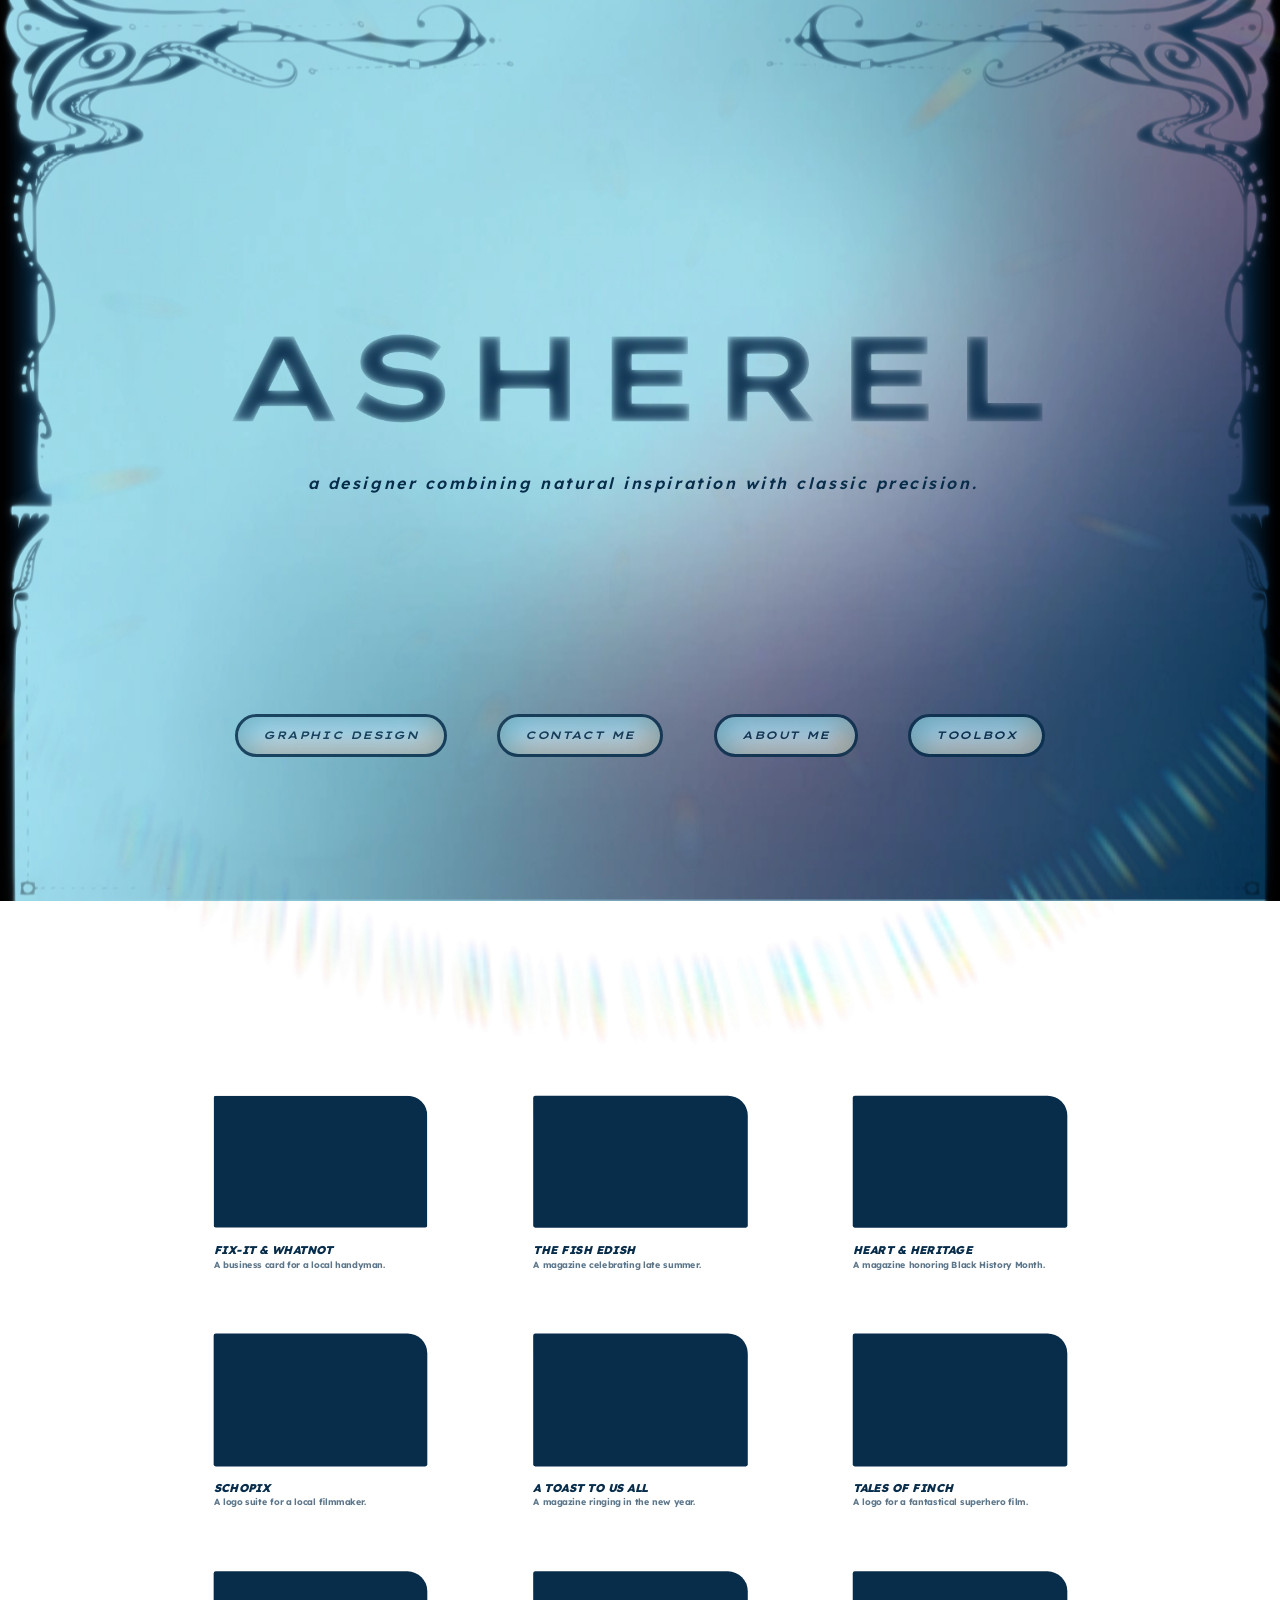
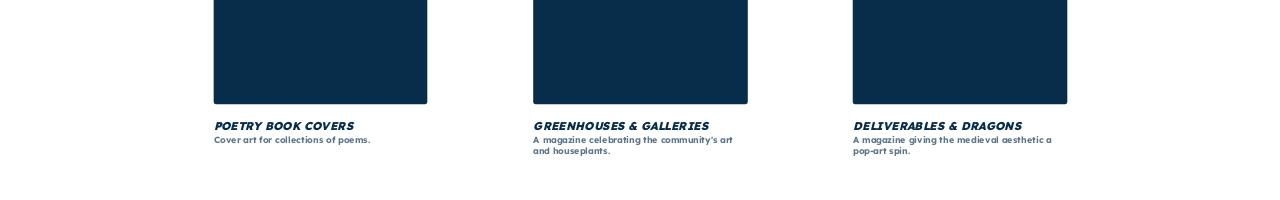
<file: index.html>
<!DOCTYPE html>
<html lang="en">
<head>
<meta charset="UTF-8">
<title>Asherel | Graphic Designer</title>
<link rel="preconnect" href="https://fonts.googleapis.com">
<link href="https://fonts.googleapis.com/css2?family=Lexend+Zetta:wght@400;500;600;700&family=Lexend:wght@400;500;600&display=swap" rel="stylesheet">
<link rel="preconnect" href="https://fonts.gstatic.com" crossorigin>


<style>
* { margin:0; padding:0; box-sizing:border-box; }

body {
  overflow: hidden;
  font-family: 'Lexend', sans-serif;
}


/* ── BACKGROUNDS ── */
.background-gradient {
  position: absolute;
  top: 0; left: 0;
  width: 400vw; height: 200vh;
  background: #99d7e8;
  z-index: -3;
}

.radial-gradient {
  position: absolute;
  width: 400vw; height: 200vh;
  left: 200vw; top: 0;
  pointer-events: none;
  z-index: -1;
  background: radial-gradient(
    ellipse 190vw 155vh at center,
    #082d4b 34%,
    rgba(8,49,80,0.94) 53%,
    rgba(9,54,86,0.66) 75%,
    rgba(23,173,224,0) 100%
  );
  clip-path: polygon(0 0, 100% 0, 100% 50%, 0 50%);
}

.white-fill {
  position: absolute;
  width: 10vw; height: 200vh;
  left: 0; top: 100vh;
  background: #f6f3f2;
  z-index: -1;
}

.solid-extension {
  position: absolute;
  width: calc(200vw - 10vw); height: 400vh;
  left: 10vw; top: 100vh;
  background: linear-gradient(to left,
    #082d4b 34%,
    rgba(8,49,80,0.94) 53%,
    rgba(9,54,86,0.66) 75%,
    rgba(23,173,224,0) 100%
  );
  z-index: -1;
}

/* ── OGEE ── */
.ogee-shape-group {
  position: fixed;
  top: 0; left: 0;
  height: 100vh; width: auto;
  z-index: -1;
  pointer-events: none;
}
.ogee-shape-group canvas{position:absolute;left:25vw;top:0;width:352vh;height:100%;display:block}
.ogee-shape-group svg {
  margin-left: 25vw; width: 352vh; height: 100%;
  display: block; overflow: visible;
}

/* ── LAYOUT ── */
.main-scroll {
  display: flex; flex-direction: column;
  width: 100vw; height: 200vh;
}
.screen {
  width: 100vw; height: 100vh;
  flex-shrink: 0;
  position: relative;
}
#graphic {
  width: 100vw; height: 100vh;
  overflow: hidden; flex-shrink: 0;
}
.graphic-scroll { height: auto; position: relative; }
.bottom-horizontal {
  display: flex;
  width: 200vw; height: calc(100vh + 2px);
  position: relative;
  z-index: 2;
  background: linear-gradient(to right,transparent 0,transparent 100vw,#99d7e8 100vw);
  margin-top: -0.3vh;
}



#about, #contact {
  position: relative;
  z-index: 3;
  background: #99d7e8;
}

/* ── NAV ── */
.nav {
  position: absolute;
  top: 0; left: 0; right: 0;
  height: 11vh;
  display: flex;
  align-items: center;
  gap: 2.5vw;
  padding: 0 3vw;
  z-index: 100;
}
.nav a {
  font-family: 'Lexend', sans-serif;
  font-weight: 700;
  font-style: italic;
  font-size: clamp(0.65rem, 1vw, 1rem);
  color: #99d7e8;
  text-decoration: none;
  letter-spacing: 0.04em;
  text-transform: uppercase;
  cursor: pointer;
  opacity: 1;
  transition: color 0.3s ease;
}
.nav a:hover { color: #8adbf8; }
/* Dark nav variant for light-background screens */
.nav.dark a { color: #082d4b; }

/* ── HOME ── */
#home { background: transparent; }

/* Home-specific nav: bottom-right, vertical list, right-aligned */
.nav-home {
  position: absolute;
  right: 5vw;
  bottom: 10vh;
  display: flex;
  flex-direction: column;
  align-items: flex-end;
  gap: clamp(2.5rem, 7vh, 7rem);
  pointer-events: all;
}
.nav-home a {
  font-family: 'Lexend Zetta', serif;
  font-weight: 600;
  font-style: italic;
  font-size: clamp(1.05rem, 2.24vw, 3.5rem);
  color: #99d7e8;
  text-decoration: none;
  text-transform: uppercase;
  letter-spacing: 0.05em;
  cursor: pointer;
  line-height: 1;
  transition: color 0.3s ease;
  display: flex;
  align-items: center;
  gap: 1em;
}
.nav-home a:hover { color: #8adbf8; }

/* Hand pointer on nav hover */
.nav-home a:hover 
/* Welcome text — inside ogee rectangle, right-aligned with nav */
.home-welcome-wrap {
  position: absolute;
  right: 5vw;
  left: auto;
  width: 22vw;
  bottom: 62.3vh;
  top: auto;
  max-width: none;
  display: flex;
  flex-direction: column;
  justify-content: flex-end;
  gap: 1.2em;
  z-index: 1000;
  text-align: right;
  padding-left: 4vw;
}
.home-welcome-title {
  font-family: 'Lexend Zetta', serif;
  font-weight: 500;
  font-style: italic;
  font-size: clamp(1.1rem, 1.6vw, 1.8rem);
  color: #99d7e8;
  line-height: 1.6;
  text-wrap: balance;
}
.home-welcome-body {
  font-family: 'Lexend', sans-serif;
  font-weight: 400;
  font-size: clamp(0.9rem, 1.2vw, 1.4rem);
  color: #99d7e8;
  line-height: 1.6;
  text-wrap: balance;
}

/* ── GRAPHIC DESIGN ── */
.gd-panel {
  height: auto;
  min-height: 0;
  position: relative;
  padding: 20vh 4vw 8vh;
}
.gd-section-title {
  position: absolute;
  top: 11vh; left: 4vw;
  font-family: 'Lexend', sans-serif;
  font-weight: 800;
  font-style: italic;
  font-size: clamp(1.4rem, 2.8vw, 2.8rem);
  color: #99d7e8;
  letter-spacing: 0.04em;
  text-transform: uppercase;
}

/* 2 columns x 4 rows */
.cards-grid {
  display: grid;
  grid-template-columns: repeat(3, 18vw);
  gap: 6vh 3vw;
  grid-auto-rows: 1fr;
  width: fit-content;
  margin: 0 auto;
}
.card {
  display: flex;
  flex-direction: column;
  background: transparent;
  border: none;
  border-radius: 0;
  overflow: visible;
  justify-self: start;
  width: 100%;
}
.card-thumb {
  width: 18vw;
  height: calc(18vw / 1.618);
  flex-shrink: 0;
  position: relative;
  background: #082d4b;
  overflow: hidden;
  cursor: pointer;
  border-top-right-radius: 2.37vh;
}
/* Hover overlay */
.card-thumb::after {
  content: '';
  position: absolute;
  inset: 0;
  background: linear-gradient(-45deg, rgba(175,231,252,.10) 0%, rgba(175,231,252,.22) 100%);
  opacity: 0;
  transition: opacity .35s ease;
  z-index: 0;
}
.card-thumb { transition: box-shadow .3s ease; box-shadow: 0 0 0 rgba(138,219,248,0); }
.card-thumb:hover, .card-thumb:focus-visible { box-shadow: 0 0 18px 3px rgba(138,219,248,.55), 0 0 40px 8px rgba(138,219,248,.25); }
.card-thumb:hover::after, .card-thumb:focus-visible::after { opacity: 1; }
.card-thumb .card-hover-label {
  position: absolute;
  inset: 0;
  display: flex;
  align-items: center;
  justify-content: center;
  opacity: 0;
  transition: opacity .35s ease;
  pointer-events: none;
  z-index: 3;
}
.card-thumb:hover .card-hover-label, .card-thumb:focus-visible .card-hover-label { opacity: 1; }
.card-hover-label span {
  display: block;
  width: 80%;
  text-align: center;
  font-family: 'Lexend', sans-serif;
  font-weight: 700;
  font-style: italic;
  font-size: clamp(0.5rem, 0.82vw, 0.82rem);
  color: #c3e6f2;
  text-shadow: 0 1px 6px rgba(8,45,75,.85);
  text-transform: uppercase;
  letter-spacing: 0.04em;
  white-space: nowrap;
}
.card-info {
  padding: 1em 0 0.2em;
  display: flex;
  flex-direction: column;
  gap: 0.1em;
}
.card-title {
  font-family: 'Lexend', sans-serif;
  font-weight: 800;
  font-style: italic;
  font-size: clamp(0.7rem, 0.95vw, 1rem);
  color: #99d7e8;
  text-transform: uppercase;
}
.card-sub {
  font-family: 'Lexend', sans-serif;
  font-weight: 700;
  font-size: clamp(0.6rem, 0.75vw, 0.8rem);
  color: #99d7e8;
  opacity: 0.65;
}
html.nw .cards-grid{gap:2vh 3vw}
html.nw .card-title{font-size:.55rem!important;overflow-wrap:anywhere}
html.nw .card-sub{font-size:.5rem!important}
html.nw .card-hover-label span{font-size:.45rem!important;width:80%;white-space:normal!important;line-height:1.3}
.card-link {
  display: none;
  font-size: 0;
}
.card-link:hover { opacity: 1; }

/* ── PROJECT MODAL ── */
#projectModalOverlay {
  position: fixed;
  inset: 0;
  z-index: 3000;
  background: rgba(4,20,35,0);
  opacity: 0;
  pointer-events: none;
  visibility: hidden;
  transition: opacity 0.4s ease, background 0.4s ease, visibility 0s linear 0.5s;
}
#projectModalOverlay.open {
  visibility: visible;
  transition-delay: 0s;
  opacity: 1;
  pointer-events: all;
  background: rgba(4,20,35,0.55);
}
#projectModalPanel {
  position: fixed;
  top: 50vh; left: 50vw; width: 0; height: 0;
  background: linear-gradient(-45deg, rgba(175,231,252,0.40) 0%, rgba(175,231,252,0.80) 100%), #082d4b;
  overflow: hidden;
  box-shadow: 0 10px 50px rgba(0,0,0,0.4);
  box-sizing: border-box;
}
#projectModalClose {
  position: absolute;
  width: 3em; height: 3em;
  border: none;
  background: rgba(246,243,242,0.4);
  color: #082d4b;
  border-radius: 50%;
  padding: 0;
  cursor: pointer;
  display: flex;
  align-items: center;
  justify-content: center;
  transition: background 0.2s ease, transform 0.2s ease, opacity 0.3s ease;
  opacity: 0;
  z-index: 2;
}
#projectModalClose svg {
  width: 1.6em;
  height: 1.6em;
  display: block;
}
#projectModalPanel.expanded #projectModalClose { opacity: 1; }
#projectModalClose:hover { background: rgba(246,243,242,0.6); transform: scale(1.08); }

#projectModalNav {
  position: absolute;
  bottom: 3vh; left: 50%;
  transform: translateX(-50%);
  display: flex;
  align-items: center;
  gap: 2.5em;
  opacity: 0;
  transition: opacity 0.3s ease;
  z-index: 2;
}
#projectModalPanel.expanded #projectModalNav { opacity: 1; }
.project-modal-arrow {
  background: none;
  border: none;
  color: #082d4b;
  cursor: pointer;
  opacity: 1;
  padding: 0.3em 0.5em;
  display: flex;
  align-items: center;
  justify-content: center;
  transition: transform 0.2s ease;
}
.project-modal-arrow svg {
  width: 2.2rem;
  height: 2.2rem;
  display: block;
}
.project-modal-arrow:hover { transform: scale(1.15); }

#projectModalContent {
  position: absolute;
  inset: 0;
  overflow-y: auto;
  padding: 7vh 6vw 9vh;
  box-sizing: border-box;
  opacity: 0;
  transition: opacity 0.35s ease;
}
#projectModalPanel.expanded #projectModalContent { opacity: 1; }

.project-modal-title {
  position: absolute;
  left: 6vw;
  right: 6vw;
  font-family: 'Lexend Zetta', serif;
  font-weight: 600;
  font-style: italic;
  font-size: clamp(1.4rem, 2.8vw, 2.8rem);
  color: #082d4b;
  text-transform: uppercase;
  letter-spacing: 0.04em;
  opacity: 0;
  transition: opacity 0.35s ease;
  z-index: 1;
}
#projectModalPanel.expanded .project-modal-title { opacity: 1; }
.project-modal-text {
  font-family: 'Lexend', sans-serif;
  font-weight: 500;
  font-size: clamp(0.9rem, 1.2vw, 1.1rem);
  color: #082d4b;
  max-width: 46em;
  line-height: 1.5;
  margin-bottom: 4vh;
}
.project-modal-images {
  display: flex;
  flex-wrap: wrap;
  gap: 2vw;
}
.project-modal-images.has-photos {
  flex-direction: column;
  flex-wrap: nowrap;
  gap: 4vh;
}
.project-modal-image {
  width: 22vw;
  height: 22vw;
  max-width: 320px;
  max-height: 320px;
  border-radius: 4px;
  background: linear-gradient(135deg, rgba(8,45,75,0.30) 0%, rgba(23,173,224,0.18) 100%);
}
.project-modal-photo-wrap {
  display: block;
  width: 100%;
  max-width: 760px;
  border-radius: 4px;
  overflow: hidden;
  background: #d9d9d9;
}
.project-modal-photo-wrap.img-missing {
  min-height: 340px;
}
.project-modal-photo {
  display: block;
  width: 100%;
  height: auto;
}

#projectModalContent::-webkit-scrollbar {
  display: block !important;
  width: 270px;
  -webkit-appearance: none;
}
#projectModalContent::-webkit-scrollbar-track {
  background: transparent;
}
#projectModalContent::-webkit-scrollbar-thumb,
#projectModalContent::-webkit-scrollbar-thumb:hover,
#projectModalContent::-webkit-scrollbar-thumb:active {
  background: #082d4b !important;
  border-radius: 15px;
  min-height: 40px;
}
#projectModalContent {
  scrollbar-width: auto;
  scrollbar-color: #082d4b transparent;
}

/* ── ABOUT ── */
#about {
  background: transparent;
  position: relative;
  z-index: 5;
  display: flex;
  flex-direction: column;
  justify-content: center;
  padding: 5vh 6vw 6vh 12.75vw;
}
.about-section-title {
  position: absolute;
  top: 11vh; left: 5vw;
  font-family: 'Lexend', sans-serif;
  font-weight: 800;
  font-style: italic;
  font-size: clamp(1.4rem, 2.8vw, 2.8rem);
  color: #99d7e8;
  letter-spacing: 0.04em;
  text-transform: uppercase;
}
.about-body .ap { display: block; }
.about-body .ap + .ap { margin-top: 1.85em; }
.about-body {
  font-family: 'Lexend', sans-serif;
  font-weight: 400;
  font-size: clamp(0.8rem, 1vw, 1rem);
  color: #99d7e8;
  line-height: 1.85;
  max-width: none;
  width: 54.3vw;
  text-wrap: pretty;
}

/* ── CONTACT ── */
#contact {
  background: transparent;
  position: relative;
  z-index: 5;
  display: flex;
  flex-direction: column;
  justify-content: center;
  padding: 5vh 6vw 6vh 12.75vw;
}
.contact-section-title {
  position: absolute;
  top: 11vh; left: 5vw;
  font-family: 'Lexend', sans-serif;
  font-weight: 800;
  font-style: italic;
  font-size: clamp(1.4rem, 2.8vw, 2.8rem);
  color: #082d4b;
  letter-spacing: 0.04em;
  text-transform: uppercase;
}
.contact-name {
  font-family: 'Lexend Zetta', serif;
  font-weight: 700;
  font-size: clamp(1.4rem, 2.2vw, 2.5rem);
  color: #082d4b;
  line-height: 1.1;
  margin-bottom: 0.15em;
}
.contact-email-display {
  font-family: 'Lexend', sans-serif;
  font-weight: 700;
  font-style: italic;
  font-size: clamp(0.75rem, 1vw, 1rem);
  color: #082d4b;
  opacity: 0.6;
  margin-bottom: 2.5vh;
}
.contact-form {
  display: flex;
  flex-direction: column;
  gap: 0;
  width: 100%;
  max-width: 36vw;
}
.contact-label {
  font-family: 'Lexend', sans-serif;
  font-weight: 700;
  font-size: clamp(0.7rem, 0.9vw, 0.9rem);
  color: #082d4b;
  margin-top: 1.2vh;
}
.contact-input {
  background: rgba(255,255,255,0.4);
  border: none;
  border-bottom: 1.5px solid rgba(8,45,75,0.45);
  outline: none;
  font-family: 'Lexend', sans-serif;
  font-size: clamp(0.75rem, 0.9vw, 0.9rem);
  color: #082d4b;
  padding: 0.25em 0;
  width: 100%;
}
.contact-input::placeholder { color: #082d4b; opacity: 0.3; }
.contact-textarea {
  border: none;
  outline: none;
  font-family: 'Lexend', sans-serif;
  font-size: clamp(0.75rem, 0.9vw, 0.9rem);
  color: #082d4b;
  padding: 0.4em 2em 0.4em 0.6em;
  box-sizing: border-box;
  width: 100%;
  resize: none;
  height: 25vh;
  margin-top: 0.4em;
}
.contact-textarea::placeholder { color: #082d4b; opacity: 0.3; }
.contact-send {
  align-self: center;
  margin-top: 0;
  background: #082d4b;
  color: #99d7e8;
  font-family: 'Lexend', sans-serif;
  font-weight: 800;
  font-style: italic;
  font-size: clamp(0.65rem, 0.85vw, 0.9rem);
  letter-spacing: 0.1em;
  border: none;
  padding: 0.55em 2.8em;
  border-radius: 999px;
  cursor: pointer;
  line-height: 1;
  vertical-align: middle;
  box-shadow: 5px 5px 14px 2px rgba(26,170,218,0.65), inset 6px 6px 16px 2px rgba(227,94,41,0.4);
  transition: opacity 0.2s;
}
.contact-send:hover { opacity: 0.8; }

/* GD nav */
.nav-gd {
  display: flex;
  flex-direction: row;
  align-items: flex-start;
  position: absolute;
  top: 5vh;
  left: 0; right: 0;
  justify-content: space-between;
  z-index: 79;
  overflow: visible;
  pointer-events: all;
  padding: 0;
  gap: 0;
}
.nav-gd a {
  display: block;
  line-height: 1;
  padding: 0;
  font-family: 'Lexend', sans-serif;
  font-weight: 700;
  font-style: italic;
  font-size: clamp(0.66rem, 0.88vw, 0.95rem);
  transition: color 0.3s ease, font-size 0.4s ease, transform 0.4s ease;
  transform-origin: left center;
}
.nav-gd a.nav-selected:hover { color: #8adbf8; }
.nav-gd a.nav-selected {
  font-family: 'Lexend Zetta', serif;
  font-weight: 600;
  font-style: italic;
  font-size: clamp(1.3rem, 2.2vw, 2.9rem);
  text-transform: uppercase;
  letter-spacing: 0.04em;
}
/* Contact me link colors */
.nav-contact a { color: #082d4b !important; }
.nav-contact a:hover { color: #2d5470 !important; }
.nav-contact a.nav-selected { color: #082d4b !important; }
.nav-contact a.nav-selected:hover { color: #2d5470 !important; }
/* Nav contact colors for GD gradient fade */
.nav-gd::before { display: none; }



.ogee-about-group {
  position: absolute;
  top: 5.15vh; right: 50vw;
  height: 90vh; width: auto;
  z-index: 3;
  pointer-events: none;
  transform: scaleX(-1);
}
.ogee-about-group svg {
  width: auto; height: 100%;
  display: block; overflow: visible;
}





/* Modern contact form */
.contact-field {
  position: relative;
  margin-bottom: 0;
  display: flex;
  flex-direction: column;
}
.contact-field label {
  font-family: 'Lexend', sans-serif;
  font-size: clamp(0.8rem, 0.95vw, 1.05rem);
  font-weight: 700;
  color: #082d4b;
  letter-spacing: 0.02em;
  margin-bottom: 0.3em;
  pointer-events: none;
}
.contact-field input,
.contact-field textarea {
  background: rgba(255,255,255,0.4);
  border: none;
  border-radius: 0 2.37vh 0 0;
  box-shadow: none;
  outline: none;
  font-family: 'Lexend', sans-serif;
  font-size: clamp(1.2rem, 1.6vw, 1.8rem);
  color: #082d4b;
  font-weight: 600;
  padding: 0 0.6em 1em;
  box-sizing: border-box;
  transition: border-color 0.3s ease;
  resize: none;
  flex: 1;
}
.contact-field input:focus,
.contact-field textarea:focus {
  border-color: #082d4b;
}

.contact-field {
  position: relative;
  margin-bottom: 0;
}
.contact-field input,
.contact-field textarea {
  width: 100%;
  border: none;
  outline: none;
  font-family: 'Lexend', sans-serif;
  font-size: clamp(0.85rem, 1vw, 1rem);
  color: #082d4b;
  padding: 0.8em 0.6em 0.3em;
  box-sizing: border-box;
  transition: border-color 0.3s ease;
  resize: none;
}
.contact-field textarea { height: 25vh; display: block; }
.contact-field input:focus,
.contact-field textarea:focus { border-bottom-color: #082d4b; }



.contact-form-grid {
  display: grid;
  grid-template-columns: 1fr 1fr;
  gap: 0 2vw;
  width: 100%;
  height: 100%;
}
.contact-form-left {
  display: flex;
  flex-direction: column;
  gap: 1vh;
  height: 100%;
}
.contact-form-left .contact-field {
  align-self: flex-start;
}
.contact-form-right {
  display: flex;
  flex-direction: column;
}
.contact-form-right,
.contact-form-right .contact-field,
.contact-form-right .contact-field textarea {
  flex: 1;
  height: 100%;
  display: flex;
  flex-direction: column;
}
.contact-form-left .contact-field {
  flex: 1;
  display: flex;
  flex-direction: column;
}
.contact-form-left .contact-field input {
  flex: none;
  height: auto;
  line-height: normal;
  padding: 0.55em 0.6em;
}

.contact-field input {
  flex: none;
  height: auto;
  line-height: normal;
  padding: 0.55em 0.6em;
}

#messageCol textarea::-webkit-scrollbar {
  display: block !important;
  width: 270px;
  -webkit-appearance: none;
}
#messageCol textarea::-webkit-scrollbar-track {
  background: transparent;
  margin-top: 2.37vh;
}
#messageCol textarea::-webkit-scrollbar-thumb,
#messageCol textarea::-webkit-scrollbar-thumb:hover,
#messageCol textarea::-webkit-scrollbar-thumb:active {
  background: #082d4b !important;
  border-radius: 15px;
  min-height: 40px;
}
#messageCol textarea {
  overflow-y: scroll;
  scrollbar-width: auto;
  scrollbar-color: #082d4b transparent;
}

.contact-send:hover {
  background: #034b79;
  transition: background 0.2s, transform 0.1s, box-shadow 0.1s;
}
.contact-send:active {
  background: #054d70;
  transform: translateY(2px) scale(0.98);
  box-shadow: 2px 2px 6px 1px rgba(26,170,218,0.5), inset 6px 6px 16px 2px rgba(227,94,41,0.4);
}
.contact-send {
  transition: background 0.2s, transform 0.1s, box-shadow 0.1s;
}

#navContact {
  transform-origin: right center;
}


#attachFileCount { position: relative; display: inline-block; padding-right: 0.5em; }


/* ---- centred lockup, links across the bottom, ogee faded ---- */
#hdrNew{left:calc((100vw - var(--w)) / 2)!important;top:calc((100vh - var(--w) * 869 / 1400) / 2)!important}
#homeNav{left:5vh!important;right:5vh!important;bottom:5vh!important;top:auto!important;width:auto!important;flex-direction:row!important;align-items:flex-end!important;justify-content:space-between!important;gap:0!important}
.nav-home a{color:#082d4b!important;transition:color .3s ease!important}
.nav-home a:hover{color:#2f86bd!important}


.nav-home a{white-space:nowrap!important;flex:none!important;position:relative!important;gap:0!important}

/* ---- round 2 ---- */
#hdrNew{top:calc((100vh - var(--w) * 869 / 1400) / 2 - 6vh)!important}
#homeNav{left:27vw!important;right:5vw!important;bottom:7vh!important}
.nav-home a{font-size:clamp(.525rem,1.12vw,1.75rem)!important;color:#99d7e8!important}
.nav-home a:hover{color:#8adbf8!important}


/* ---- round 3 ---- */
.nav-home a:hover{color:#68b3db!important}


/* ---- round 4 ---- */


/* ---- round 5 ---- */

/* ---- pointing hand: same height as the link's capital letters ---- */

/* ---- round 6 ---- */
.nav-home a:hover{color:#8adbf8!important}

#hdrNew{z-index:1001!important;opacity:1!important}

/* ---- round 8 ---- */
#hdrNew .possessive{font-family:'Lexend',sans-serif!important;font-style:italic;font-weight:700!important;letter-spacing:.06em!important}


/* ---- round 9 ---- */
#hdrNew .possessive{font-family:'Lexend Zetta',serif!important;font-style:italic;font-weight:500!important;letter-spacing:.04em!important}

#contactFormOverlay label { line-height: 2.1vh; height: 2.1vh; display: block; white-space: nowrap; }
#messageCol textarea { border-radius: 0 2.37vh 0 0 !important; clip-path: inset(0 round 0 2.37vh 0 0); }

/* ---- round 10 ---- */



/* ---- round 13 ---- */
#skyDot{position:fixed;left:50vw;top:50vh;width:14px;height:14px;margin:-7px 0 0 -7px;border-radius:50%;background:#ff2d95;z-index:1002;pointer-events:none;box-shadow:0 0 0 2px #fff}

/* ---- round 14 ---- */
#skyDot{top:44vh!important}
#skyRing{position:absolute;left:7px;top:7px;width:92.4vw;height:72.8vh;transform:translate(-50%,-50%);border:3px solid #ff2d95;border-radius:50%;box-sizing:border-box;pointer-events:none}
</style>
<style id="a11y">
/* Visible keyboard focus: white ring + navy ring reads on light and dark backgrounds */
a:focus-visible, button:focus-visible, [role="button"]:focus-visible, [tabindex]:focus-visible,
input:focus-visible, textarea:focus-visible, .card-thumb:focus-visible {
  outline: 2px solid #082d4b !important;
  outline-offset: 2px;
  box-shadow: 0 0 0 2px #fff !important;
  border-radius: 3px;
}
#contactFormOverlay input:focus, #contactFormOverlay textarea:focus, #contactFormOverlay input:focus-visible, #contactFormOverlay textarea:focus-visible { outline: 3px solid #082d4b !important; outline-offset: -3px !important; box-shadow: none !important; border-radius: 0 2.37vh 0 0 !important; }
.sr-only { position:absolute !important; width:1px; height:1px; margin:-1px; padding:0; overflow:hidden; clip:rect(0 0 0 0); clip-path:inset(50%); white-space:nowrap; border:0; }
@media (prefers-reduced-motion: reduce) {
  *, *::before, *::after { animation-duration: 0.01ms !important; animation-iteration-count: 1 !important; transition-duration: 0.01ms !important; scroll-behavior: auto !important; }
}
</style>
<style id="leftWelcome">
#headerImg{height:66vh!important;top:5vh!important;left:5vh!important}
#homeWelcome{left:5vh!important;right:auto!important;width:min(22vw,330px)!important;top:auto!important;bottom:5vh!important;text-align:left!important;padding-left:0!important;justify-content:flex-end!important;gap:.7em!important}
#homeWelcome .home-welcome-title,#homeWelcome .home-welcome-body{color:#082d4b!important;text-wrap:pretty}
#homeWelcome .home-welcome-body{font-size:clamp(.9rem,1.1vw,1.3rem)!important;line-height:1.5!important}
</style><style id="newWordmark">
#headerImg{visibility:hidden!important}
#hdrNew{--w:calc((15.5vw + 61vh) * 1.03);position:absolute;left:5vh;top:5vh;z-index:50;pointer-events:none;width:var(--w)}
#homeWelcome{display:none!important}
.nav-home a:hover{color:#8adbf8!important}
#hdrNew .introA,#hdrNew .introB{position:absolute;margin:0;color:#082d4b;font-family:'Lexend',sans-serif;text-align:left}
#hdrNew .introA{font-weight:600;white-space:nowrap;line-height:1}
#hdrNew .introB{margin-top:-0.11em;font-weight:600;line-height:1.22}
#hdrNew{position:absolute}#hdrNew .possessive{position:absolute;left:0;bottom:78%;display:block;font-family:'Lexend Zetta',serif;font-style:italic;font-weight:500;text-transform:uppercase;color:#082d4b;font-size:20px;line-height:1;letter-spacing:.04em;margin:0;white-space:nowrap}
#hdrNew img{display:block;width:100%;height:auto}
</style><style id="wl2">
#homeWelcome .home-welcome-title{display:none!important}
#homeWelcome .home-welcome-body:last-child{display:none!important}



/* ---- round 25 ---- */
.about-body{font-size:clamp(0.9rem,1.12vw,1.12rem)!important}
#messageCol .contact-field{position:relative}
#messageCol .contact-field:has(textarea:focus)::after{content:'';position:absolute;left:0;right:0;top:var(--rt,24px);height:var(--rh,238px);border:3px solid #082d4b;border-radius:0 2.37vh 0 0;pointer-events:none;z-index:6;box-sizing:border-box}
#messageCol textarea:focus,#messageCol textarea:focus-visible{outline:none!important;box-shadow:none!important}

/* ---- name mockup ---- */
#hdrNew{visibility:hidden!important}
#nameLock{position:absolute;left:0;top:0;z-index:1001;pointer-events:none;color:#fc5a18}
#nameLock .nm{display:block;font-family:'Lexend Zetta',serif;font-weight:500;font-style:normal;text-transform:uppercase;line-height:1.3;letter-spacing:0;white-space:nowrap;color:#fc5a18}
#nameLock .tag{letter-spacing:.16em;font-style:normal;position:absolute;left:0;top:0;display:block;font-family:'Lexend',sans-serif;font-weight:600;color:#082d4b;line-height:1.25;white-space:nowrap}

*{font-synthesis-weight:none}
#nameLock .nm{font-weight:600!important;line-height:0.98!important}
#persistNav{align-items:flex-start!important}
#persistNav a,#persistNav a.nav-selected{margin-top:calc(var(--kcap,.3) * -1em)!important;align-self:flex-start!important}
#flare{opacity:.8;will-change:transform;contain:layout style;position:fixed;left:50vw;top:44vh;width:0;height:0;z-index:0;pointer-events:none}
#nameLock .tag{font-style:italic!important}

#homeNav a{background:rgba(185,230,255,1)!important}
#homeNav a:hover,#homeNav a:focus-visible{background:rgba(223,244,255,1)!important}
#nameLock .nm{font-style:normal!important}
#flare .fl-mainrb{display:none}
/*NC-TEMP: lens flare center off; delete this block to restore*/#flare .fl-main:not(.fl-mainrb),#flare .fl-ray,#flare .fl-hv,#flare .fl-static,#flareTop{display:none!important}#flare .fl-mainrb{display:block!important}/*/NC-TEMP*/
#nameLock{will-change:transform}
#nameLock .nm{text-shadow:none!important}
#flareTop{position:fixed;left:50vw;top:44vh;width:0;height:0;z-index:1002;pointer-events:none;will-change:transform}
#flareTop i{position:absolute;display:block;width:56vh;height:32vh;left:-28vh;top:-16vh;border-radius:50%;background:radial-gradient(ellipse at center,rgba(205,240,255,.62) 0%,rgba(190,235,255,.36) 26%,rgba(170,228,252,.14) 55%,rgba(220,245,255,0) 75%)}
#flare *,#flareTop *{pointer-events:none!important}
#flare .fl-rot{position:absolute;left:-96vh;top:-83.333vh;width:192vh;height:166.667vh;transform-origin:50% 50%;animation:none;will-change:transform}
#flare .fl-rot img{position:absolute;display:block;max-width:none}
#flare .fl-main{left:0;top:0;width:100%;height:100%}
#flare .fl-ringst{position:absolute;left:8.333%;top:0;width:83.333%;height:100%;transform:scaleX(1.2);transform-origin:50% 50%}
#flare .fl-ringst img{transform-origin:50% 50%;animation:none;will-change:transform}
#flare .fl-ray{opacity:0;animation:none;transition:opacity .35s}
#flare .fl-ray.hl{animation:none!important;opacity:1}



@media (prefers-reduced-motion:reduce){#flare .fl-rot,#flare .fl-ringst img{animation:none}#flare .fl-ray{animation:none;opacity:.5}}
#flare .fl-static{position:absolute;left:-96vh;top:-83.333vh;width:192vh;height:166.667vh}
#flare .fl-static img{position:absolute;display:block;max-width:none}
#homeNav a:hover,#homeNav a:focus-visible{color:#b9e6ff!important;text-shadow:0 0 8px rgba(138,219,248,.45)}
#homeNav a{transition:color .3s ease,text-shadow .3s ease!important}
/* home link buttons */
#homeNav{--bg:2.4vh;left:calc(25vw + var(--bg))!important;right:var(--bg)!important;bottom:calc(5vh + var(--bg))!important;align-items:center!important}
#homeNav a{background:#b9e6ff;color:#082d4b!important;border-radius:999px;padding:1.05em 2.35em!important;text-shadow:none!important;box-shadow:inset 5px 5px 14px 2px rgba(26,170,218,.55);transition:background .3s ease,color .3s ease!important}
#homeNav a:hover,#homeNav a:focus-visible{background:#dff4ff;color:#082d4b!important;text-shadow:none!important}
#flare .fl-hv{opacity:0;transition:opacity .7s ease}
#flare .fl-hv.on{opacity:.3}
</style><style>#homeNav{left:0!important;right:0!important;justify-content:center!important;gap:2.2vw!important}</style><style>#homeNav a{border:3px solid #082d4b!important}</style><style>
.ogee-about-group{right:150vw!important}
.bottom-horizontal{display:block!important;width:100vw!important;height:300vh!important;background:transparent!important}
#about,#contact,#toolbox{position:absolute!important;left:0;width:100vw;height:100vh}
#about{top:100vh}#contact{top:0}#toolbox{top:200vh}
#about{justify-content:center!important;align-items:center!important;padding:0!important}
.about-body{width:65vw!important;transform:none;height:var(--abh,auto)!important;margin:0!important;text-align:left!important;box-sizing:border-box;overflow:visible}
#toolbox{position:relative;overflow-y:auto;overflow-x:hidden;color:#082d4b;padding:22vh 17.5vw 12vh;box-sizing:border-box;scrollbar-width:none}
#toolbox::-webkit-scrollbar{display:none}
#toolbox h2.tb-h{font-family:'Lexend Zetta',serif;font-style:italic;font-weight:600;text-transform:uppercase;font-size:clamp(1.8rem,4vw,3.6rem);line-height:1.2;margin:0 0 1.5vh;color:#082d4b}
#toolbox .tb-lead{font-family:'Lexend',sans-serif;font-size:clamp(1rem,1.3vw,1.4rem);max-width:36em;line-height:1.6;margin:0 0 5vh}
#toolbox .tb-tools{display:grid;grid-template-columns:repeat(auto-fill,minmax(280px,1fr));gap:24px;max-width:65vw}
#toolbox .tb-tool{background:#082d4b;color:#99d7e8;border-radius:0 2.4vh 0 0;padding:28px;display:flex;flex-direction:column;gap:12px;text-decoration:none;transition:transform .3s ease,box-shadow .3s ease;box-shadow:0 0 0 rgba(8,45,75,0)}
#toolbox .tb-tool:hover{transform:translateY(-3px);box-shadow:0 10px 24px rgba(8,45,75,.35)}
#toolbox .tb-tool h3{font-family:'Lexend Zetta',serif;font-weight:600;font-style:italic;text-transform:uppercase;letter-spacing:.05em;font-size:1.1rem;margin:0}
#toolbox .tb-tool p{font-family:'Lexend',sans-serif;font-size:1rem;line-height:1.5;color:#c3e6f2;margin:0}
#toolbox .tb-tool span{margin-top:auto;font-family:'Lexend',sans-serif;font-weight:600;color:#8adbf8}
</style><style>#homeNav a{box-shadow:inset 5px 5px 28px 2px rgba(26,170,218,.55),inset -5px -5px 28px 2px rgba(255,120,40,.55)!important;font-size:clamp(.39375rem,.84vw,1.3125rem)!important}</style><style>#homeNav a{background:rgba(185,230,255,1)!important;opacity:.85!important}#homeNav a:hover{background:rgba(223,244,255,1)!important}#homeNav{justify-content:space-between!important;gap:0!important;bottom:calc(5vh + 2.4vh + 6.5vh + 2vh)!important}</style><style>#homeNav a{box-shadow:0 0 29px 2px rgba(138,219,248,.325),inset 5px 5px 28px 2px rgba(26,170,218,.55),inset -5px -5px 28px 2px rgba(255,120,40,.55)!important}#homeNav a{transition:background .3s ease,color .3s ease,box-shadow .3s ease!important}#homeNav a:hover,#homeNav a:focus-visible{box-shadow:0 0 29px 2px rgba(138,219,248,.65),inset 5px 5px 28px 2px rgba(26,170,218,.55),inset -5px -5px 28px 2px rgba(255,120,40,.55)!important}</style><style>#flare .fl-hx{animation:none!important}@media (prefers-reduced-motion:reduce){#flare .fl-hx{animation:none}}</style><style id="staticBgCss">#bgShift{position:fixed;left:0;top:0;width:100vw;height:100vh;z-index:-1;pointer-events:none;background:#99d7e8 url("assets/bgframe.webp") 0 0/100% 100% no-repeat;will-change:transform;transform-origin:0 0;transform:translate3d(0,-11.5vh,0) scale(1,1.115)}:root{--fs:min(100vh/1080,96vw/1376)}#frameLd,#frameRd{position:fixed;top:0;box-sizing:border-box;width:calc(617*var(--fs));height:calc(100vh + 10.5vh);z-index:-1;pointer-events:none;border-style:solid;border-width:calc(880*var(--fs)) 0 calc(40*var(--fs)) 0;border-image-slice:880 0 40 0 fill;border-image-repeat:stretch;will-change:transform;transform:translate3d(0,-10.5vh,0)}#frameLd{left:0;transform-origin:0 0;border-image-source:url("assets/frameL.webp")}#frameRd{right:0;transform-origin:100% 0;border-image-source:url("assets/frameR.webp")}#ogeeGroup{display:none!important}#bg,#radial,#solidExt,.white-fill{display:none!important}#ogeeGroup{visibility:hidden!important}#persistNav a,#persistNav a.nav-selected,.gd-section-title,.card-title,.card-sub{color:#082d4b!important}#homeNav a{background:rgba(185,230,255,var(--ba,1))!important;border-color:rgba(8,45,75,var(--ba,1))!important;box-shadow:inset 5px 5px 28px 2px rgba(26,170,218,calc(.55*var(--ba,1))),inset -5px -5px 28px 2px rgba(255,120,40,calc(.55*var(--ba,1)))!important;opacity:var(--bo,.85)!important;will-change:transform}#contactWrap .ogee-about-group{visibility:hidden!important}#blurStrip{visibility:hidden!important}#homeNav{left:17.5vw!important;right:17.5vw!important;width:65vw!important}#homeNav a,#persistNav a{font-family:'Lexend Zetta',serif!important;font-weight:600!important;font-style:italic!important;letter-spacing:0.04em!important;text-transform:uppercase!important;line-height:normal!important}#homeNav a,#persistNav a:not(.nav-selected){font-size:clamp(0.66rem,0.88vw,0.95rem)!important}#homeNav a{transition:color .25s ease,background .25s ease,box-shadow .25s ease,border-color .25s ease!important}#homeNav.morphing a{transition:none!important}#persistNav a{transition:color .3s ease!important}</style><style id="nameBaked">#nsName{visibility:hidden!important}</style>
<style id="contactSolid">#contactFormOverlay,#contactHeading{opacity:1!important;transition:none!important}</style>
<style id="ringSpin">@keyframes flSpin{to{transform:rotate(360deg)}}#flare2.fl-paused .fl-ringst img{animation-play-state:paused}</style><style id="shift5">.cards-grid{position:relative;top:5vh}.about-body{position:relative;top:5vh}#toolbox{padding-top:27vh!important}#toolbox .tb-tools{position:relative;top:10vh}#toolbox .tb-lead{visibility:hidden}</style><style id="softCorners">.card-thumb{border-radius:.25vh 2.37vh .25vh .25vh!important}#toolbox .tb-tool{border-radius:.25vh 2.4vh .25vh .25vh!important}#contactFormOverlay input[type=text],#contactFormOverlay input[type=email],#contactFormOverlay input[type=text]:focus,#contactFormOverlay input[type=email]:focus,#contactFormOverlay input:focus-visible,#contactFormOverlay textarea,#contactFormOverlay textarea:focus,#contactFormOverlay textarea:focus-visible,#messageCol textarea{border-radius:.25vh 2.37vh .25vh .25vh!important}#messageCol textarea{clip-path:inset(0 round .25vh 2.37vh .25vh .25vh)!important}#messageCol .contact-field:has(textarea:focus)::after{border-radius:.25vh 2.37vh .25vh .25vh!important}</style><style id="aboutPlain">.about-body,.about-body *{color:#082d4b!important}</style>
<style id="contactVw">
/* Contact form sized purely in vw/vh (no JS alignment). Tweak the variables. */
#contactWrap{--cn:16.2vw;--ce:28.6vw;--cg:2.5vh}
#contactFormOverlay{left:117.5vw!important;width:65vw!important;padding:0 0 0 1.5vw!important}
#contactFormInner>div:first-child{padding-top:6.344vh;gap:var(--cg)}
#contactFormInner>div:first-child .contact-field:nth-child(1){width:var(--cn)}
#contactFormInner>div:first-child .contact-field:nth-child(2){width:var(--ce)}
#contactFormOverlay label{font-size:1.02vw!important;margin-bottom:.6vh!important}
#contactFormOverlay input[type=text],#contactFormOverlay input[type=email]{height:3.4vh!important;font-size:.83vw!important;padding:0 .5vw!important;line-height:normal!important}
#contactFormOverlay input[type=text],#contactFormOverlay input[type=email],#contactFormOverlay textarea{background:#c1e4ee!important}
#contactFormOverlay textarea{font-size:.83vw!important;padding:.6vw!important}
#messageCol{top:23.544vh!important;height:38.956vh!important;width:63.5vw!important;right:auto!important}
#messageCol .contact-field{min-height:0}
#messageCol textarea{flex:1!important;height:auto!important;min-height:0}
#contactFormOverlay .contact-send{height:auto!important;margin-top:10.156vh!important;flex:none;
font-family:'Lexend Zetta',serif!important;font-weight:600!important;font-style:italic!important;letter-spacing:.04em!important;text-transform:uppercase!important;line-height:normal!important;
font-size:clamp(0.66rem,0.88vw,0.95rem)!important;color:#082d4b!important;
padding:1.05em 2.35em!important;border:3px solid #082d4b!important;border-radius:999px!important;
background:rgb(185,230,255)!important;opacity:.85!important;
box-shadow:inset 5px 5px 28px 2px rgba(26,170,218,.55),inset -5px -5px 28px 2px rgba(255,120,40,.55)!important;
transition:color .25s ease,background .25s ease,box-shadow .25s ease,border-color .25s ease!important;display:block}
#contactFormOverlay .contact-send:hover,#contactFormOverlay .contact-send:focus-visible{background:rgb(223,244,255)!important;opacity:.85!important}
#contactFormOverlay .contact-send:active{transform:none!important}
#attachBtn,#attachedFileName,#attachDropdown{font-size:.8vw!important}
#contactHeading{position:absolute!important;left:0!important;right:0!important;width:auto!important;top:auto!important;bottom:54.45vh!important;transform:none!important;z-index:10}
#contactHeadingMain{font-size:1.9vw!important;text-align:right;width:100%}
#contactHeadingSub{font-size:1.025vw!important;text-align:right;width:100%}
</style>
<style id="pillLayer">
#homeNav a{position:relative;isolation:isolate;background:none!important;border-color:transparent!important;box-shadow:none!important}
#homeNav a:hover,#homeNav a:focus-visible{background:none!important;box-shadow:none!important}
#homeNav a::before{content:"";position:absolute;inset:-3px;z-index:-1;border-radius:999px;border:3px solid #082d4b;background:rgb(185,230,255);background-clip:padding-box;box-shadow:inset 5px 5px 28px 2px rgba(26,170,218,.55),inset -5px -5px 28px 2px rgba(255,120,40,.55);opacity:var(--ba,1);will-change:opacity;transition:background .25s ease;pointer-events:none}
#homeNav.morphing a::before{transition:none}
#homeNav a:hover::before,#homeNav a:focus-visible::before{background:rgb(223,244,255)}
</style>
<style id="navFit">#persistNav a{white-space:nowrap!important}#persistNav{transform-origin:0 0!important}</style>
<style id="fitCss">#homeNav a{font-size:calc(var(--hk,1)*clamp(.39375rem,.84vw,1.3125rem))!important;white-space:nowrap!important}</style>
<style id="fitCss2">#homeNav.hn2{display:grid!important;grid-template-columns:repeat(2,max-content)!important;justify-content:center!important;justify-items:stretch!important;align-items:center!important;column-gap:3.5vw!important;row-gap:max(1.4vh,10px)!important}#homeNav.hn2 a{text-align:center!important;justify-content:center!important;font-size:calc(var(--hk,1)*clamp(.55rem,1.3vw,1.3125rem))!important}</style>
<style id="narrowLayout">
#contactFormOverlay{top:calc(50% + 12.5vh)!important}
#toolbox .tb-tools{grid-auto-rows:1fr}
#toolbox .tb-tool>span{display:none!important}
#toolbox .tb-tool{position:relative;overflow:hidden}
#toolbox .tb-tool::before{content:'';position:absolute;inset:0;background:linear-gradient(-45deg,rgba(175,231,252,.10) 0%,rgba(175,231,252,.22) 100%);opacity:0;transition:opacity .35s ease;pointer-events:none}
#toolbox .tb-tool>*{position:relative;z-index:1;transition:color .3s ease}
#toolbox .tb-tool:hover::before,#toolbox .tb-tool:focus-visible::before{opacity:1}
#toolbox a.tb-tool:hover,#toolbox a.tb-tool:focus-visible{transform:none!important;box-shadow:0 0 18px 3px rgba(138,219,248,.55),0 0 40px 8px rgba(138,219,248,.25)}
html:not(.nw) #toolbox .tb-tools{grid-template-columns:repeat(2,clamp(280px,20.7vw,440px))!important;column-gap:max(48px,6vw)!important;justify-content:center!important}
html:not(.nw) #contactFormOverlay .contact-send{margin-top:calc(1.76vw + 2.4vh)!important}
html.nw #toolbox{padding-top:var(--y0)!important}
html.nw #toolbox .tb-tools{top:3vh!important}
html.nw #contactFormOverlay{top:var(--y0)!important;height:calc(var(--ym) - var(--y0))!important;transform:none!important}
html.nw #contactHeading{position:static!important;text-align:left!important;margin:0 0 2.2vh!important;width:100%!important;flex:none;left:auto!important;right:auto!important;bottom:auto!important}
html.nw #contactHeadingMain{font-size:max(1.15rem,1.9vw)!important;text-align:left!important;margin-bottom:.3em!important}
html.nw #contactHeadingSub{font-size:max(.8rem,1.025vw)!important;text-align:left!important;white-space:normal!important}
html.nw #contactFormInner{display:flex!important;flex-direction:column!important;flex:none!important}
html.nw #contactFormOverlay{justify-content:center!important}
html.nw #contactFormInner>div:first-child{position:static!important;height:auto!important;padding-top:0!important;width:100%!important;flex:none}
html.nw #contactFormInner>div:first-child .contact-field:nth-child(1),html.nw #contactFormInner>div:first-child .contact-field:nth-child(2){width:100%!important}
html.nw #messageCol{position:static!important;width:100%!important;height:auto!important;flex:0 1 auto!important;min-height:0;margin-top:var(--cg)}
html.nw #messageCol .contact-field{flex:none!important}
html.nw #messageCol textarea{flex:none!important;height:clamp(110px,min(26vh,calc(var(--ym) - var(--y0) - 330px)),320px)!important}
html.nw #contactFormOverlay label{font-size:max(.8rem,1.02vw)!important}
html.nw #contactFormOverlay input[type=text],html.nw #contactFormOverlay input[type=email]{height:max(3.4vh,30px)!important;font-size:max(.8rem,.83vw)!important}
html.nw #contactFormOverlay textarea{font-size:max(.8rem,.83vw)!important}
html.nw #attachBtn,html.nw #attachedFileName,html.nw #attachDropdown{font-size:max(.7rem,.8vw)!important}
html.nw #contactFormOverlay .contact-send{margin-top:calc(2.2*max(.7rem,.8vw) + 14px)!important}
</style>
</head>
<body>

<!-- BACKGROUNDS -->
<div id="bgShift" aria-hidden="true"></div><div id="frameLd" aria-hidden="true"></div><div id="frameRd" aria-hidden="true"></div><div id="flare" aria-hidden="true"><div class="fl-rot"><div class="fl-ringst"><img alt="" src="assets/flareRing.webp" style="left:0;top:0;width:100%;height:100%"></div></div></div>


<!-- HEADER IMAGE -->





</div>


<!-- HOME NAV (outside main-scroll, same stacking context as ogee) -->

<div id="nameLock"><img id="nameImg" alt="" src="assets/name.webp" style="position:absolute;left:15vw;width:69.58vw;height:auto;top:calc(43.5vh - 1.005vw);transform:translateY(-50%);pointer-events:none;user-select:none"><svg id="nameS" aria-hidden="true" style="position:absolute;left:0;top:0;overflow:visible;pointer-events:none"><text id="nsTag" fill="#082d4b" font-family="Lexend,sans-serif" font-weight="600" font-style="italic" font-size="20" letter-spacing="3.2" text-anchor="middle">a designer combining natural inspiration with classic precision.</text></svg></div>
<div id="homeNavWrap" style="position:absolute; top:0; left:0; width:100vw; height:100vh; z-index:1000; pointer-events:none;">
  <nav class="nav-home" id="homeNav" aria-label="Main">
    <a href="#graphic" onclick="goTo('graphic');return false;">Graphic Design</a>
    <a href="#contact" onclick="goTo('contact');return false;">Contact Me</a>
    <a href="#about" onclick="goTo('about');return false;">About Me</a>
    <a href="#toolbox" onclick="goTo('toolbox');return false;">Toolbox</a>
  </nav>
</div>

<div id="homeWelcome" class="sr-only" role="region" aria-label="Welcome"><h1 class="home-welcome-title">Asherel</h1><p class="home-welcome-body">A designer combining natural inspiration with classic precision.</p></div>

<!-- ═══════════ MAIN SCROLL ═══════════ -->
<div class="main-scroll" id="main" role="main">

  <!-- HOME -->
  <section id="home" class="screen">
  </section>

  <!-- GRAPHIC DESIGN -->
  <section id="graphic" aria-label="Graphic Design projects">
    <div class="graphic-scroll" id="graphicScroll">

      <div class="gd-panel">
        
        <nav class="nav nav-gd" id="persistNav" aria-label="Sections">
          <a href="#home" onclick="goTo('home');return false;" id="navHome">Home</a>
          <a href="#graphic" onclick="goTo('graphic');return false;" class="nav-selected" id="navGraphic">Graphic Design</a>
          <a href="#contact" onclick="goTo('contact');return false;" id="navAbout">Contact Me</a>
          <a href="#about" onclick="goTo('about');return false;" id="navContact">About Me</a>
          <a href="#toolbox" onclick="goTo('toolbox');return false;" id="navToolbox">Toolbox</a>
        </nav>

        <h2 class="sr-only">Graphic Design</h2>
        <div class="cards-grid">
          <div class="card"><div class="card-thumb" style="background-image:url('images/fix-it-whatnot/fixit-card-mockup-square.webp');background-size:cover;background-position:center;"><div class="card-hover-label"><span>View Project Details</span></div></div><div class="card-info"><div class="card-title">FIX-IT & WHATNOT</div><div class="card-sub">A business card for a local handyman.</div></div></div>
          <div class="card"><div class="card-thumb"><div class="card-hover-label"><span>View Project Details</span></div></div><div class="card-info"><div class="card-title">THE FISH EDISH</div><div class="card-sub">A magazine celebrating late summer.</div></div></div>
          <div class="card"><div class="card-thumb"><div class="card-hover-label"><span>View Project Details</span></div></div><div class="card-info"><div class="card-title">HEART & HERITAGE</div><div class="card-sub">A magazine honoring Black History Month.</div></div></div>
          <div class="card"><div class="card-thumb"><div class="card-hover-label"><span>View Project Details</span></div></div><div class="card-info"><div class="card-title">SCHOPIX</div><div class="card-sub">A logo suite for a local filmmaker.</div></div></div>
          <div class="card"><div class="card-thumb"><div class="card-hover-label"><span>View Project Details</span></div></div><div class="card-info"><div class="card-title">A TOAST TO US ALL</div><div class="card-sub">A magazine ringing in the new year.</div></div></div>
          <div class="card"><div class="card-thumb"><div class="card-hover-label"><span>View Project Details</span></div></div><div class="card-info"><div class="card-title">TALES OF FINCH</div><div class="card-sub">A logo for a fantastical superhero film.</div></div></div>
          <div class="card"><div class="card-thumb"><div class="card-hover-label"><span>View Project Details</span></div></div><div class="card-info"><div class="card-title">POETRY BOOK COVERS</div><div class="card-sub">Cover art for collections of poems.</div></div></div>
          <div class="card"><div class="card-thumb"><div class="card-hover-label"><span>View Project Details</span></div></div><div class="card-info"><div class="card-title">GREENHOUSES & GALLERIES</div><div class="card-sub">A magazine celebrating the community's art and houseplants.</div></div></div>
          <div class="card"><div class="card-thumb"><div class="card-hover-label"><span>View Project Details</span></div></div><div class="card-info"><div class="card-title">DELIVERABLES & DRAGONS</div><div class="card-sub">A magazine giving the medieval aesthetic a pop-art spin.</div></div></div>
        </div>
      </div>

      <!-- Sky-cream extension covering left of bottomRow -->
      <!-- ABOUT + CONTACT bottom row -->
      <div class="bottom-horizontal" id="bottomRow">
        <!-- Contact ogee -->
        <div id="contactWrap" style="position:absolute;left:-100vw;top:0;width:300vw;height:100vh">
<div id="blurStrip" aria-hidden="true" style="position:absolute;width:0;height:0;visibility:hidden;pointer-events:none"></div>
        <!-- Contact form overlay -->
<h2 class="sr-only" style="position:absolute">Contact Me</h2>
<div id="contactFormOverlay" role="form" aria-label="Contact form" style="position:absolute;z-index:9;top:50%;transform:translateY(-50%);height:65vh;padding:0 0 0 1.5vw;box-sizing:border-box;opacity:0;transition:opacity 0.4s ease;display:flex;flex-direction:column;">          <div id="contactHeading" aria-hidden="true" style="position:fixed;z-index:9999;opacity:0;text-align:right;color:#082d4b;">
  <div id="contactHeadingMain" style="font-family:'Lexend', sans-serif;font-weight:400;white-space:nowrap;line-height:1.1;margin-bottom:0.7em;">Let's talk.</div>
  <div id="contactHeadingSub" style="font-family:'Lexend', sans-serif;font-weight:500;font-size:1rem;white-space:nowrap;line-height:1.4;margin-top:0.3em;">Tell me about your project, and I'll be in touch.</div>
</div>
          <div id="contactFormInner" style="position:relative;width:100%;flex:1;min-height:0;">
            <!-- Left half: name, email -->
            <div style="position:absolute;top:0;left:0;height:100%;display:flex;flex-direction:column;">
              <div class="contact-field">
                <label for="contactName">Your name</label>
                <input type="text" id="contactName" name="name" placeholder="" autocomplete="name" required>
              </div>
              <div class="contact-field">
                <label for="contactEmail">Your email</label>
                <input type="email" id="contactEmail" name="email" placeholder="" autocomplete="email" required>
              </div>
            </div>
            <!-- Right half: message + send, top aligned with bottom of email field -->
            <div id="messageCol" style="position:absolute;left:0;right:0;display:flex;flex-direction:column;">
              <div class="contact-field" style="flex:1;">
                <label for="contactMessage">Message</label>
                <textarea id="contactMessage" name="message" placeholder="" required style="box-sizing:border-box;resize:none;"></textarea>
              <div style="position:relative;height:0;">
              <span id="attachBtn" role="button" tabindex="0" aria-label="Attach file, 5MB limit" onclick="document.getElementById('contactFile').click();" onkeydown="if(event.key==='Enter'||event.key===' '){event.preventDefault();this.click();}" style="position:absolute;bottom:-2.2em;left:0;display:inline-flex;align-items:flex-start;gap:0.35em;cursor:pointer;">
                <svg xmlns="http://www.w3.org/2000/svg" width="1.1em" height="1.1em" viewBox="0 0 24 24" fill="none" stroke="currentColor" stroke-width="2" stroke-linecap="round" stroke-linejoin="round" style="flex-shrink:0;opacity:0.8;margin-top:0.15em;"><path d="M21.44 11.05l-9.19 9.19a6 6 0 0 1-8.49-8.49l9.19-9.19a4 4 0 0 1 5.66 5.66l-9.2 9.19a2 2 0 0 1-2.83-2.83l8.49-8.48"/></svg>
                <span style="font-family:'Lexend',sans-serif;font-size:1em;line-height:1.5;">Attach file <span style="font-style:italic;font-size:0.8em;opacity:0.6;">5MB limit</span></span>
              </span>
              <span id="attachedFileName" style="position:absolute;bottom:-4.0em;left:1.45em;display:none;font-family:'Lexend',sans-serif;font-size:1em;line-height:1.5;opacity:0.6;">
              <span id="attachFileCount" style="cursor:default;">
                <span id="attachCountText"></span>
                <svg xmlns="http://www.w3.org/2000/svg" width="0.9em" height="0.9em" viewBox="0 0 24 24" fill="none" stroke="currentColor" stroke-width="2.5" stroke-linecap="round" stroke-linejoin="round" style="margin-left:0.15em;vertical-align:middle;"><polyline points="9 18 15 12 9 6"/></svg>
                <span id="attachDropdown" style="position:absolute;left:100%;bottom:0;padding:0.8em 1.1em 0.8em 1.1em;margin-left:0em;background:rgba(255,255,255,0.9);border:1px solid rgba(8,45,75,0.2);border-radius:4px;min-width:12em;z-index:99999;display:none;box-shadow:0 2px 8px rgba(0,0,0,0.1);"></span>
              </span></span>
              </div></div>
              <input type="text" name="website" style="display:none;" tabindex="-1" autocomplete="off">
              <button class="contact-send" style="align-self:center;margin-top:1vh;padding:0.44em 3em 0.76em;">Send message</button>
            </div>
          </div></div>
        </div>

        
        

        <section id="about" class="screen" aria-label="About Me">
<h2 class="sr-only">About Me</h2>
<p class="about-body">
            <span class="ap">I’m a graphic designer focused on transforming information to be clear, engaging, and beautiful. Over the past 10+ years, I’ve designed across print, digital, and physical space, including brand identities, publications, signage, websites, vehicle wraps, and more. My fine art background emphasizes hand-drawn design elements. Outside of client work, I build free tools for my fellow designers, including a color palette creator and a 3D customizable book and magazine mockup arrangement tool. In every project, I balance clarity and beauty, so each one enhances the intended&nbsp;message.</span>
            <span class="ap">What matters most in my work is how people respond to the design they are interacting with. I value creating healthy, intuitive environments, from spaces people walk through to tools someone works with every&nbsp;day.</span>
            <span class="ap">I am committed to staying educated on new technology, and am very carefully optimistic about AI. The best tools clear away repetitive tasks and leave more time for human creativity and excellence. Everything you see in my work is designed by me; I never use AI-generated imagery. AI only helps behind the scenes, writing the code for workflow tools I’ve designed step by&nbsp;step.</span>
            <span class="ap">Thank you for stopping by, and for taking the time to look through my work. If you have a project in mind, I’d love to hear from&nbsp;you.</span>
            <span class="ap">-Asherel</span>
          </p>
        </section>

        <section id="contact" class="screen"></section>

        <section id="toolbox" class="screen" aria-label="Toolbox">
          <h2 class="sr-only tb-h">Toolbox</h2>
          <p class="tb-lead">Free tools I've built for my own design work. Use them as you like.</p>
          <div class="tb-tools">
            <a class="tb-tool" href="toolbox/book-mockup/">
              <h3>Book Mockup Creator</h3>
              <p>Upload your covers, spine and pages to build a 3D mockup of a book or magazine. Bend the pages, adjust the lighting, and export a PNG, JPG, WebP or TIFF.</p>
              <span>Open tool &rarr;</span>
            </a>
            <a class="tb-tool" href="toolbox/color-palette/">
              <h3>Color Palette Creator</h3>
              <p>Build and refine color palettes for your design work.</p>
              <span>Open tool &rarr;</span>
            </a>
          </div>
        </section>
        </div>
        </section>

      </div>
    </div>
  </section>

</div>

<script>





// ── NAV GLYPH ALIGNMENT ──
// Ratios from pixel scan: inkFromBoxTop difference relative to small Lexend Zetta.
// Lexend: -3px at 16px = -0.1875 × fontSize
// Large Lexend Zetta: -6px at 28.8px = -0.2083 × fontSize
(function() {
  function resolve(minR, vw, maxR) {
    const root = parseFloat(getComputedStyle(document.documentElement).fontSize);
    return Math.max(minR * root, Math.min(maxR * root, vw * window.innerWidth / 100));
  }

  function applyGlyphOffsets() {
    var root = parseFloat(getComputedStyle(document.documentElement).fontSize);
    var W    = window.innerWidth;
    function res(a,b,c){ return Math.max(a*root, Math.min(c*root, b*W/100)); }

    var smallPx = res(0.5691, 0.8537, 0.8537);
    var largePx = res(1.3,    2.2,    2.9);
    var dosisPx = res(0.8,    1.1,    1.15);

    // marginTop(f) = K1*f - K2 keeps Lexend Zetta glyph aligned at ALL font sizes.
    // Derived from: 0 at f=smallPx and 0.12*largePx at f=largePx.
    var K1 = 0.12 * largePx / (largePx - smallPx);
    var K2 = K1 * smallPx;
    var boldonseCalc = 'calc(' + K1.toFixed(4) + 'em - ' + K2.toFixed(3) + 'px)';
    var dosisAdj     = (-0.25 * dosisPx).toFixed(2) + 'px';

    [document.getElementById('navHome'), navGraphic, navAbout, navContact, document.getElementById('navToolbox')].forEach(function(el) {
      if (!el) return;
      var isBoldonse = el.classList.contains('nav-selected') || el.style.fontFamily.includes('Lexend Zetta');
      el.style.marginTop = isBoldonse ? boldonseCalc : dosisAdj;
    });
  }

  function measureCap(){
    try{var c=document.createElement('canvas').getContext('2d');
      c.font="italic 600 100px 'Lexend Zetta',serif";
      var m=c.measureText('H');
      var k=(m.fontBoundingBoxAscent-m.actualBoundingBoxAscent)/100;
      if(isFinite(k)&&k>0&&k<1){var n=document.getElementById('persistNav');if(n)n.style.setProperty('--kcap',k.toFixed(4));}
    }catch(e){}
  }
  measureCap();
  document.fonts.ready.then(function(){measureCap();});
  document.fonts.ready.then(applyGlyphOffsets);
  window.addEventListener('resize', applyGlyphOffsets);
  window._applyNavOffsets = applyGlyphOffsets;
})();














function alignGdNav() {
  const grid = document.querySelector('.cards-grid');
  const nav  = document.getElementById('persistNav');
  if (!grid || !nav) return;
  // Use offsetLeft (unaffected by transforms) for stable positioning
  nav.style.left  = (window._navL != null ? window._navL : window.innerWidth * 0.175) + 'px';
  nav.style.width = (window._navW || window.innerWidth * 0.65) + 'px';
  nav.style.right = 'auto';
}



const main           = document.getElementById("main");
const graphicScroll  = document.getElementById("graphicScroll");
const bottomRow      = document.getElementById("bottomRow");
const nameLock       = document.getElementById("nameLock");
const gdNav          = document.getElementById("persistNav");
const homeNavWrap    = document.getElementById("homeNavWrap");

// ── OGEE SPRING PHYSICS ──
const N = 16;
let springs = Array.from({length: N}, () => ({ disp: 0, vel: 0 }));
const springK      = 0.18;
const springDamp   = 0.65;
const pushRadius   = 6;
const pushStrength = 11;
const lateralK     = 0.08;

let cursorVBX = -999, cursorVBY = -999;



window.addEventListener("mouseleave", () => {
  cursorVBX = -999; cursorVBY = -999;
  springs.forEach(s => { s.vel += (Math.random() - 0.5) * 0.8; });
  scheduleAnimate();
});

const TOP_X = 44.502, TOP_Y = 0;
const MID_X = 26.182, MID_Y = 26.132;
const BOT_X = 0,      BOT_Y = 57;
const S1_CP1X = 44.502, S1_CP1Y = 13.71;
const S1_CP2X = 35.738, S1_CP2Y = 20.615;
const S2_CP1X = 16.626, S2_CP1Y = 31.649;
const S2_CP2X = 0,      S2_CP2Y = 40.704;

function baseOgeePos(t) {
  if (t <= 0.5) {
    const lt = t * 2, mt = 1 - lt;
    return {
      x: mt*mt*mt*TOP_X + 3*mt*mt*lt*S1_CP1X + 3*mt*lt*lt*S1_CP2X + lt*lt*lt*MID_X,
      y: mt*mt*mt*TOP_Y + 3*mt*mt*lt*S1_CP1Y + 3*mt*lt*lt*S1_CP2Y + lt*lt*lt*MID_Y,
    };
  } else {
    const lt = (t-0.5)*2, mt = 1 - lt;
    return {
      x: mt*mt*mt*MID_X + 3*mt*mt*lt*S2_CP1X + 3*mt*lt*lt*S2_CP2X + lt*lt*lt*BOT_X,
      y: mt*mt*mt*MID_Y + 3*mt*mt*lt*S2_CP1Y + 3*mt*lt*lt*S2_CP2Y + lt*lt*lt*BOT_Y,
    };
  }
}

const T_INNER_START = 0.026;
const T_INNER_END   = 0.974;
const basePts = Array.from({length: N}, (_, i) => {
  const t = T_INNER_START + (T_INNER_END - T_INNER_START) * (i / (N-1));
  return baseOgeePos(t);
});

function smoothTaper(t) {
  const edge = 0.15;
  if (t < edge)     { const u = t/edge;     return u*u*u*(u*(u*6-15)+10); }
  if (t > 1-edge)   { const u = (1-t)/edge; return u*u*u*(u*(u*6-15)+10); }
  return 1.0;
}

let targetX=0, targetY=0, targetBottomX=0;
let currentX=0, currentY=0, currentBottomX=0;
const reduceMotion = window.matchMedia && window.matchMedia("(prefers-reduced-motion: reduce)").matches;
const ease = reduceMotion ? 1 : 0.2, snapThreshold=1;
let rafId=null, isAnimating=false;

let _lastT = 0;
function scheduleAnimate() {
  if (!isAnimating) {
    isAnimating = true;
    _lastT = 0;
    rafId = requestAnimationFrame(animate);
  }
}

const SECTION_TITLES = { home:'Asherel | Graphic Designer', graphic:'Graphic Design | Asherel', about:'About Me | Asherel', contact:'Contact Me | Asherel', toolbox:'Toolbox | Asherel' };
function goTo(section) {
  if (SECTION_TITLES[section]) document.title = SECTION_TITLES[section];
  const W = window.innerWidth;
  const maxY = bottomRow.offsetTop;
  if (section==='home')    { targetX=0;  targetY=0;    targetBottomX=0; }
  if (section==='graphic') { targetX=W;  targetY=0;    targetBottomX=0; }
  if (section==='contact') { targetX=W;  targetY=maxY; targetBottomX=0; }
  if (section==='about')   { targetX=W;  targetY=maxY; targetBottomX=window.innerHeight; }
  if (section==='toolbox') { targetX=W;  targetY=maxY; targetBottomX=2*window.innerHeight; }
  scheduleAnimate();
}




function animate() {
  const _now = performance.now(), _dt = _lastT ? Math.min(_now - _lastT, 120) : 16.667; _lastT = _now;
  const _k = reduceMotion ? 1 : 1 - Math.pow(1 - ease, _dt / 16.667);
  currentX      += (targetX       - currentX)       * _k;
  currentY      += (targetY       - currentY)       * _k;
  currentBottomX+= (targetBottomX - currentBottomX) * _k;

  const doneX  = Math.abs(targetX       - currentX)       < snapThreshold;
  const doneY  = Math.abs(targetY       - currentY)       < snapThreshold;
  const doneBX = Math.abs(targetBottomX - currentBottomX) < snapThreshold;
  if (doneX)  currentX       = targetX;
  if (doneY)  currentY       = targetY;
  if (doneBX) currentBottomX = targetBottomX;

  main.style.transform          = `translateY(-${currentX * window.innerHeight / window.innerWidth}px)`;
  graphicScroll.style.transform = `translateY(-${currentY}px)`;
  bottomRow.style.transform     = `translateY(-${currentBottomX}px)`;
  if (window.__bgShift) window.__bgShift(window.__ease ? window.__ease(currentX / window.innerWidth) : currentX / window.innerWidth);


  nameLock.style.transform      = `translate(0px,-${(window.__ease ? window.__ease(currentX / window.innerWidth) : currentX / window.innerWidth) * window.innerHeight + currentY}px)`;
  if (window.__morph) window.__morph();
  if (window.__syncInert) window.__syncInert();

  { const _A = bottomRow.offsetTop || 1, _cl = v => Math.min(1, Math.max(0, v)); const _hp = Math.min(1, Math.max(0, 1 - currentX / (window.innerWidth * 0.6))); const _fo = _cl(1 - currentX / (window.innerWidth * 0.6)).toFixed(3); if (_fo !== window.__fo) { window.__fo = _fo; const _f2 = document.getElementById('flare2'); const _tg = _fo > 0.5 ? 1 : 0; if (_f2 && _f2._tg !== _tg) { _f2._tg = _tg; _f2.style.transition = _tg ? 'opacity .1s ease, visibility 0s' : 'opacity .1s ease, visibility 0s linear .1s'; _f2.style.opacity = _tg * 0.8; _f2.style.visibility = _tg ? 'visible' : 'hidden'; _f2.classList.toggle('fl-paused', !_tg); }  const _ft = document.getElementById('flareTop'); if (_ft) _ft.style.opacity = _fo; } }

  // GD nav lock + transitions
  alignGdNav();
  if (gdNav) {
    
    const enterProgress = Math.min(1, Math.max(0, (currentX / window.innerWidth >= 0.8 ? 1 : 0)));
    gdNav.style.opacity = enterProgress.toFixed(3);
    gdNav.style.pointerEvents = enterProgress > 0.5 ? 'all' : 'none';

    const maxY = bottomRow.offsetTop;
    const atAbout   = targetY >= maxY && currentY > maxY * 0.85;
    const atToolbox = currentBottomX / window.innerHeight > 1.5;
    const atContact = currentBottomX / window.innerHeight > 0.5 && !atToolbox;
    const navGraphic = document.getElementById('navGraphic');
    const navAbout   = document.getElementById('navAbout');
    const navContact = document.getElementById('navContact');
    const navToolbox = document.getElementById('navToolbox');
    const _links = [navGraphic, navAbout, navContact, navToolbox, document.getElementById('navHome')];
    const _sig = atAbout + '|' + atContact + '|' + atToolbox;
    let _old = null;
    if (window.__navSig !== undefined && _sig !== window.__navSig) _old = _links.map(l => l ? l.getBoundingClientRect() : null);
    if (navGraphic && navAbout && navContact && navToolbox) {
      const wasGS = navGraphic.classList.contains('nav-selected');
      const isGS  = !atAbout && !atContact && !atToolbox;
      if (wasGS && !isGS) {
        // Losing selected: shrink in Lexend Zetta, then swap to Lexend
        navGraphic.style.transition = 'color 0.3s ease';
        navGraphic.classList.remove('nav-selected');
        navGraphic.style.fontFamily = "'Lexend Zetta', sans-serif";
        navGraphic.style.fontWeight = '700';
        navGraphic.style.fontStyle  = 'italic';
        navGraphic.style.fontSize   = 'clamp(1.3rem, 2.2vw, 2.9rem)';
        navGraphic.style.transform  = '';
        if(window._applyNavOffsets) window._applyNavOffsets();
        void navGraphic.offsetWidth;
        navGraphic.style.transition = 'font-size 0.4s ease, color 0.3s ease';
        navGraphic.style.fontSize   = 'clamp(0.66rem, 0.88vw, 0.95rem)';
        navGraphic.style.marginTop  = '';
        setTimeout(function() { if(window._applyNavOffsets) window._applyNavOffsets(); }, 420);
      } else if (!wasGS && isGS) {
        navGraphic.style.transition = 'color 0.3s ease';
        navGraphic.style.marginTop = (function(){var _r=parseFloat(getComputedStyle(document.documentElement).fontSize),_w=window.innerWidth; return 0.12*Math.max(1.3*_r,Math.min(2.9*_r,0.022*_w));}()).toFixed(2)+'px';
        navGraphic.style.fontFamily = "'Lexend Zetta', serif";
        navGraphic.style.fontWeight = '';
        navGraphic.style.fontStyle = '';
        navGraphic.style.transform = '';
        navGraphic.style.fontSize = '';
        if(window._applyNavOffsets) window._applyNavOffsets();
        void navGraphic.offsetWidth;
        navGraphic.style.transition = '';
        navGraphic.classList.add('nav-selected');
        setTimeout(function(){if(window._applyNavOffsets)window._applyNavOffsets();},0);
      
        setTimeout(function(){if(window._applyNavOffsets)window._applyNavOffsets();},0);
      
      }
      navGraphic.style.opacity = '';
      const wasAS = navAbout.classList.contains('nav-selected');
      const isAS  = atAbout && !atContact && !atToolbox;
      if (wasAS && !isAS) {
        window._aboutTransitioning = true;
        navAbout.style.transition = 'color 0.3s ease';
        navAbout.classList.remove('nav-selected');
        navAbout.style.fontFamily = "'Lexend Zetta', sans-serif";
        navAbout.style.fontWeight = '700';
        navAbout.style.fontStyle  = 'italic';
        navAbout.style.fontSize   = 'clamp(1.3rem, 2.2vw, 2.9rem)';
        navAbout.style.transform  = '';
          window._aboutTransitioning = false;
        if(window._applyNavOffsets) window._applyNavOffsets();
        void navAbout.offsetWidth;
        navAbout.style.transition = 'font-size 0.4s ease, color 0.3s ease';
        navAbout.style.fontSize   = 'clamp(0.66rem, 0.88vw, 0.95rem)';
        navAbout.style.marginTop  = '';
        setTimeout(function() { if(window._applyNavOffsets) window._applyNavOffsets(); }, 420);
      } else if (!wasAS && isAS) {
        navAbout.style.transition = 'color 0.3s ease';
        navAbout.style.marginTop = (function(){var _r=parseFloat(getComputedStyle(document.documentElement).fontSize),_w=window.innerWidth; return 0.12*Math.max(1.3*_r,Math.min(2.9*_r,0.022*_w));}()).toFixed(2)+'px';
        navAbout.style.fontFamily = "'Lexend Zetta', serif";
        navAbout.style.fontWeight = '';
        navAbout.style.fontStyle = '';
        navAbout.style.transform = '';
        navAbout.style.fontSize = '';
        if(window._applyNavOffsets) window._applyNavOffsets();
        void navAbout.offsetWidth;
        navAbout.style.transition = '';
        navAbout.classList.add('nav-selected');
        setTimeout(function(){if(window._applyNavOffsets)window._applyNavOffsets();},0);
      
        setTimeout(function(){if(window._applyNavOffsets)window._applyNavOffsets();},0);
      
      }
      const wasCS = navContact.classList.contains('nav-selected');
      const isCS  = atContact;
      if (wasCS && !isCS) {
        navContact.style.transition = 'color 0.3s ease';
        navContact.classList.remove('nav-selected');
        navContact.style.fontFamily = "'Lexend Zetta', sans-serif";
        navContact.style.fontWeight = '700';
        navContact.style.fontStyle  = 'italic';
        navContact.style.fontSize   = 'clamp(1.3rem, 2.2vw, 2.9rem)';
        navContact.style.transform  = '';
        if(window._applyNavOffsets) window._applyNavOffsets();
        void navContact.offsetWidth;
        navContact.style.transition = 'font-size 0.4s ease, color 0.3s ease';
        navContact.style.fontSize   = 'clamp(0.66rem, 0.88vw, 0.95rem)';
        navContact.style.marginTop  = '';
        setTimeout(function() { if(window._applyNavOffsets) window._applyNavOffsets(); }, 420);
      } else if (!wasCS && isCS) {
        navContact.style.transition = 'color 0.3s ease';
        navContact.style.marginTop = (function(){var _r=parseFloat(getComputedStyle(document.documentElement).fontSize),_w=window.innerWidth; return 0.12*Math.max(1.3*_r,Math.min(2.9*_r,0.022*_w));}()).toFixed(2)+'px';
        navContact.style.fontFamily = "'Lexend Zetta', serif";
        navContact.style.fontWeight = '';
        navContact.style.fontStyle = '';
        navContact.style.transform = '';
        navContact.style.fontSize = '';
        if(window._applyNavOffsets) window._applyNavOffsets();
        void navContact.offsetWidth;
        navContact.style.transition = '';
        navContact.classList.add('nav-selected');
        setTimeout(function(){if(window._applyNavOffsets)window._applyNavOffsets();},0);
      
        setTimeout(function(){if(window._applyNavOffsets)window._applyNavOffsets();},0);
      
      }
      const wasTS = navToolbox.classList.contains('nav-selected');
      const isTS  = atToolbox;
      if (wasTS && !isTS) {
        navToolbox.style.transition = 'color 0.3s ease';
        navToolbox.classList.remove('nav-selected');
        navToolbox.style.fontFamily = "'Lexend Zetta', sans-serif";
        navToolbox.style.fontWeight = '700';
        navToolbox.style.fontStyle  = 'italic';
        navToolbox.style.fontSize   = 'clamp(1.3rem, 2.2vw, 2.9rem)';
        navToolbox.style.transform  = '';
        if(window._applyNavOffsets) window._applyNavOffsets();
        void navToolbox.offsetWidth;
        navToolbox.style.transition = 'font-size 0.4s ease, color 0.3s ease';
        navToolbox.style.fontSize   = 'clamp(0.66rem, 0.88vw, 0.95rem)';
        navToolbox.style.marginTop  = '';
        setTimeout(function() { if(window._applyNavOffsets) window._applyNavOffsets(); }, 420);
      } else if (!wasTS && isTS) {
        navToolbox.style.transition = 'color 0.3s ease';
        navToolbox.style.marginTop = (function(){var _r=parseFloat(getComputedStyle(document.documentElement).fontSize),_w=window.innerWidth; return 0.12*Math.max(1.3*_r,Math.min(2.9*_r,0.022*_w));}()).toFixed(2)+'px';
        navToolbox.style.fontFamily = "'Lexend Zetta', serif";
        navToolbox.style.fontWeight = '';
        navToolbox.style.fontStyle = '';
        navToolbox.style.transform = '';
        navToolbox.style.fontSize = '';
        if(window._applyNavOffsets) window._applyNavOffsets();
        void navToolbox.offsetWidth;
        navToolbox.style.transition = '';
        navToolbox.classList.add('nav-selected');
        setTimeout(function(){if(window._applyNavOffsets)window._applyNavOffsets();},0);
      
        setTimeout(function(){if(window._applyNavOffsets)window._applyNavOffsets();},0);
      
      }
      if (_old) {
        _links.forEach(l => { if (l) { l.style.setProperty('transition', 'none', 'important'); l.style.transform = 'none'; } });
        const _nw = _links.map(l => l ? l.getBoundingClientRect() : null);
        _links.forEach((l, i) => {
          const o = _old[i], n = _nw[i]; if (!l || !o || !n || !n.width) return;
          l.style.transformOrigin = '0 0';
          l.style.transform = `translate(${o.left - n.left}px,${o.top - n.top}px) scale(${o.width / n.width})`;
        });
        void gdNav.offsetWidth;
        _links.forEach(l => { if (l) { l.style.setProperty('transition', 'transform .5s cubic-bezier(.3,0,.2,1), color .3s ease', 'important'); l.style.transform = 'none'; } });
      }
      window.__navSig = _sig;
      gdNav.classList.toggle('nav-contact', atContact || atToolbox);
      const _strip = document.getElementById('blurStrip');
      const _fov   = document.getElementById('contactFormOverlay');
      if (_strip) {
        _strip.style.opacity = atContact ? '1' : '0';
        // Show/position heading
        const _h = document.getElementById('contactHeading');
        if (_h) {
          if (atContact) {
            _h.style.transition = 'opacity 0.4s ease';
            _h.style.opacity = '1';
          } else {
            _h.style.transition = 'none';
            _h.style.opacity = '0';
          }
        if (!atContact) { _h._scaled = false; }
          }

        if (atContact && _fov) {
          // Sync overlay to strip's exact position
          const sr = _strip.getBoundingClientRect();
          const br = document.getElementById('contactWrap').getBoundingClientRect();
          const _grid = document.querySelector('.cards-grid');
          _fov.style.opacity = '1';
          alignBlurStrip();
          alignMessageBox();
          applyNameEmailWidths();
        } else if (_fov) {
          _fov.style.opacity = '0';
        }
      }
    }

  }
  if (window.__morph) window.__morph();
  if (window.__syncInert) window.__syncInert();

  homeWelcome.style.transform   = `translate(0px,-${(window.__ease ? window.__ease(currentX / window.innerWidth) : currentX / window.innerWidth) * window.innerHeight + currentY}px)`;

  if (doneX && doneY && doneBX) {
    isAnimating = false;
  } else {
    rafId = requestAnimationFrame(animate);
  }
}
scheduleAnimate();

function getRowSnapPoints() {
  return [0];
  const cards = document.querySelectorAll('.card');
  const rows = [];
  let last = -9999;
  cards.forEach(card => {
    const panel = card.closest('.gd-panel');
    const snap = Math.max(0, card.offsetTop + (panel ? panel.offsetTop : 0) - window.innerHeight * 0.23);
    if (snap - last > 10) { rows.push(snap); last = snap; }
  });
  return rows;
}

window.addEventListener("wheel", (e) => {
  e.preventDefault();
  // A trackpad swipe fires dozens of wheel events (plus momentum), so it must not step once per event.
  // A new swipe steps immediately; continued scrolling steps again after enough additional travel.
  const __now = performance.now(), __abs = Math.abs(e.deltaY);
  const __mouse = e.deltaMode === 1 || (__abs >= 100 && (__abs % 100 === 0 || __abs % 120 === 0));
  if (!__mouse) {
    const __quiet = __now - (window.__wLast || 0) > 140;
    const __sign  = e.deltaY > 0 ? 1 : -1;
    window.__wLast = __now;
    if (__abs === 0) return;
    if (__quiet || __sign !== window.__wSign) { window.__wAcc = 0; window.__wSign = __sign; window.__wStep = __now; }
    else { return; }
  }
  const dir  = e.deltaY > 0 ? 1 : -1;
  const W    = window.innerWidth;
  const Hh   = window.innerHeight;
  { const tb = document.getElementById('toolbox');
    if (tb && targetBottomX >= 2*Hh - 1 && currentBottomX > 2*Hh - 40) {
      if (dir > 0 && tb.scrollTop < tb.scrollHeight - tb.clientHeight - 1) { tb.scrollTop += e.deltaY; return; }
      if (dir < 0 && tb.scrollTop > 0) { tb.scrollTop += e.deltaY; return; }
    } }
  const maxY = bottomRow.offsetTop;
  if (dir > 0) {
    if (targetX < W) { targetX = W; scheduleAnimate(); return; }
    if (targetY < maxY) {
      const rows = getRowSnapPoints();
      const next = rows.find(r => r > targetY + 10);
      targetY = next !== undefined ? Math.min(next, maxY) : maxY;
      scheduleAnimate(); return;
    }
    if (targetBottomX < Hh) { targetBottomX = Hh; scheduleAnimate(); return; }
    if (targetBottomX < 2*Hh) { targetBottomX = 2*Hh; scheduleAnimate(); return; }
  } else {
    if (targetBottomX > 0) { targetBottomX = Math.max(0, targetBottomX - Hh); scheduleAnimate(); return; }
    if (targetY > 0) {
      const rows = getRowSnapPoints();
      const prev = [...rows].reverse().find(r => r < targetY - 10);
      targetY = prev !== undefined ? Math.max(prev, 0) : 0;
      scheduleAnimate(); return;
    }
    if (targetX > 0) { targetX = 0; scheduleAnimate(); return; }
  }
  scheduleAnimate();
}, { passive: false });


window.addEventListener('load', alignGdNav);
window.addEventListener('resize', alignGdNav);




function alignBlurStrip() {
  return;
  const grid = document.querySelector('.cards-grid');
  const strip = document.getElementById('blurStrip');
  if (!grid) return;
  const W = window.innerWidth;
  const left = W + grid.offsetLeft;
  const extendedWidth = W - grid.offsetLeft;
  if (strip) { strip.style.left = left + 'px'; strip.style.width = extendedWidth + 'px'; }
}
window.addEventListener('load', alignBlurStrip);
window.addEventListener('resize', alignBlurStrip);

function alignMessageBox() {
  return;
  const nameField  = document.querySelector('#contactFormOverlay .contact-field:nth-child(1)');
  const emailField = document.querySelector('#contactFormOverlay .contact-field:nth-child(2)');
  const msgCol  = document.getElementById('messageCol');
  const overlay = document.getElementById('contactFormOverlay');
  const inner   = document.getElementById('contactFormInner');
  const sendBtn = overlay ? overlay.querySelector('.contact-send') : null;
  if (!nameField || !emailField || !msgCol || !overlay || !inner) return;
  const innerH  = inner.getBoundingClientRect().height;
  if (innerH === 0) return;
  const gap      = window.innerHeight * 0.025;
  const nameH    = nameField.getBoundingClientRect().height;
  const emailH   = emailField.getBoundingClientRect().height;
  const msgLabel = msgCol.querySelector('label');
  const msgLabelH = msgLabel ? msgLabel.getBoundingClientRect().height : 0;
  const sendGap  = gap + msgLabelH;
  // Left col: equal gaps above name, between fields - no heading offset needed
  const leftCol = nameField.parentElement;
  const headingSpace = window.innerHeight * 0.08;
  if (leftCol) { leftCol.style.paddingTop = (gap + headingSpace) + 'px'; leftCol.style.gap = gap + 'px'; }
  // Blur strip radius
  const heading = document.getElementById('contactHeading');
  const headingH = heading ? heading.getBoundingClientRect().height : 0;
  const strip = document.getElementById('blurStrip');
  const nameTop = nameField.getBoundingClientRect().top - overlay.getBoundingClientRect().top;
  if (strip) strip.style.borderRadius = nameTop + 'px 0 0 0';
  // Message col relative to inner div
  const msgTop = headingSpace + gap + nameH + gap + emailH + gap;
  const msgH   = innerH - msgTop - gap; // equal gap above and below send
  msgCol.style.top    = msgTop + 'px';
  msgCol.style.height = Math.max(0, msgH) + 'px';
  if (sendBtn) {
    sendBtn.style.position     = 'static';
    sendBtn.style.marginTop    = gap + 'px';
    sendBtn.style.marginBottom = '0';
    sendBtn.style.alignSelf    = 'center';
  }
}
window.addEventListener('load', alignMessageBox);
window.addEventListener('resize', alignMessageBox);

function applyNameEmailWidths() {
  return;
  const overlay = document.getElementById('contactFormOverlay');
  if (!overlay || !window._nameRightPx) return;
  const nameField  = overlay.querySelector('input[type="text"]')?.closest('.contact-field');
  const emailField = overlay.querySelector('input[type="email"]')?.closest('.contact-field');
  // _nameRightPx = navGraphic.offsetLeft + offsetWidth (layout x from nav container left)
  // Both nav and overlay share the same x-coordinate space within their 100vw column
  // nameField.offsetLeft is relative to offsetParent (may not be overlay)
  // Use getBoundingClientRect at load time — stable since fields do not scroll
  const ovR2 = overlay.getBoundingClientRect();
  if (nameField) {
    const nfR = nameField.getBoundingClientRect();
    const nfLeft = nfR.left - ovR2.left;
    nameField.style.width = Math.max(0, (window._navContainerLeft || 0) + window._nameRightPx - nfLeft) + 'px';
  }
  if (emailField) {
    const efR = emailField.getBoundingClientRect();
    const efLeft = efR.left - ovR2.left;
    emailField.style.width = Math.max(0, (window._navContainerLeft || 0) + window._emailRightPx - efLeft) + 'px';
  }
  const msgCol = document.getElementById('messageCol');
  if (msgCol && window._messageRightPx) {
    const mcR = msgCol.getBoundingClientRect();
    const mcLeft = mcR.left - ovR2.left;
    msgCol.style.width = Math.max(0, (window._navContainerLeft || 0) + window._messageRightPx - mcLeft) + 'px';
  }
}

document.addEventListener('wheel', function(e) {
  const textarea = document.querySelector('#messageCol textarea');
  if (!textarea) return;
  const rect = textarea.getBoundingClientRect();
  const over = e.clientX >= rect.left && e.clientX <= rect.right &&
                e.clientY >= rect.top  && e.clientY <= rect.bottom;
  if (over && textarea.scrollHeight > textarea.clientHeight) {
    e.stopPropagation();
  }
}, { capture: true });
















</script>


<input type="file" id="contactFile" aria-label="Attach file" style="display:none;" multiple>

<script>
// ── CONTACT FORM SUBMIT ──
(function() {
  var fileInput = document.getElementById('contactFile');
  if (fileInput) {
    fileInput.addEventListener('change', function() {
      Array.from(this.files).forEach(function(f) { window._attachedFiles.push(f); });
      this.value = '';
      _renderAttached();
    });
  }

  var btn = document.querySelector('.contact-send');
  if (!btn) return;
  btn.addEventListener('click', function() {
    var overlay = document.getElementById('contactFormOverlay');
    if (!overlay) return;
    var name    = overlay.querySelector('input[type="text"]');
    var email   = overlay.querySelector('input[type="email"]');
    var message = overlay.querySelector('textarea');
    if (!name || !email || !message) return;

    var nameVal = name.value.trim();
    var emailVal = email.value.trim();
    var msgVal  = message.value.trim();

    if (!nameVal || !emailVal || !msgVal) {
      btn.textContent = 'Please fill all fields';
      setTimeout(function(){ btn.textContent = 'Send message'; }, 2500);
      return;
    }

    btn.textContent = 'Sending...';
    btn.disabled = true;

    fetch('https://submit-form.com/eT1HwI8XG', {
      method: 'POST',
      headers: { 'Content-Type': 'application/json', 'Accept': 'application/json' },
      body: JSON.stringify({
        name:    nameVal,
        email:   emailVal,
        message: msgVal,
        website: ''
      })
    })
      .then(function(r){ return r.json(); })
      .then(function(res) {
        if (res.success) {
          btn.textContent = 'Sent!';
          name.value = ''; email.value = ''; message.value = '';
          window._attachedFiles = []; _renderAttached();
          setTimeout(function(){ btn.textContent = 'Send message'; btn.disabled = false; }, 3000);
        } else {
          btn.textContent = 'Error — try again';
          btn.disabled = false;
          setTimeout(function(){ btn.textContent = 'Send message'; }, 3000);
        }
      })
      .catch(function() {
        btn.textContent = 'Error — try again';
        btn.disabled = false;
        setTimeout(function(){ btn.textContent = 'Send message'; }, 3000);
      });
  });
})();
</script>

<script>
window._attachedFiles = [];
var _dropTimer = null;

function _openDrop() {
  clearTimeout(_dropTimer);
  var d = document.getElementById('attachDropdown');
  if (d) d.style.display = 'block';
}
function _closeDrop() {
  clearTimeout(_dropTimer);
  _dropTimer = setTimeout(function() {
    var d = document.getElementById('attachDropdown');
    if (d) d.style.display = 'none';
  }, 400);
}

function _initDropHover() {
  var trigger = document.getElementById('attachFileCount');
  var drop    = document.getElementById('attachDropdown');
  if (!trigger || !drop) return;
  trigger.addEventListener('mouseenter', _openDrop);
  trigger.addEventListener('mouseleave', _closeDrop);
  drop.addEventListener('mouseenter', _openDrop);
  drop.addEventListener('mouseleave', _closeDrop);
}

document.addEventListener('DOMContentLoaded', _initDropHover);

function _renderAttached() {
  setTimeout(_initDropHover, 0);
  var disp = document.getElementById('attachedFileName');
  var countText = document.getElementById('attachCountText');
  var dropdown = document.getElementById('attachDropdown');
  if (!disp || !countText || !dropdown) return;
  var n = window._attachedFiles.length;
  if (!n) { disp.style.display='none'; return; }
  disp.style.display = 'inline';
  countText.textContent = n + ' file' + (n>1?'s':'') + ' attached';
  dropdown.innerHTML = window._attachedFiles.map(function(f, i) {
    return '<div style="display:flex;align-items:center;justify-content:space-between;gap:0.5em;padding:0.1em 0;white-space:nowrap;">'
      + '<span style="overflow:hidden;text-overflow:ellipsis;max-width:14em;">' + f.name + '</span>'
      + '<button onclick="event.stopPropagation();_removeFile(' + i + ')" style="background:none;border:none;cursor:pointer;padding:0;font-size:1em;opacity:0.6;color:inherit;line-height:1;flex-shrink:0;" title="Remove">&times;</button>'
      + '</div>';
  }).join('');
}

function _removeFile(i) {
  window._attachedFiles.splice(i, 1);
  _renderAttached();
}

document.addEventListener('DOMContentLoaded', function() {
  var inp = document.getElementById('contactFile');
  if (!inp) return;
  inp.addEventListener('change', function() {
    Array.from(this.files).forEach(function(f) {
      window._attachedFiles.push(f);
    });
    this.value = '';
    _renderAttached();
  });
});
</script>


<script>
document.addEventListener('DOMContentLoaded', function() {
  var btn = document.querySelector('.contact-send');
  if (!btn) return;
  btn.addEventListener('click', function() {
    var overlay = document.getElementById('contactFormOverlay');
    if (!overlay) return;
    var nameEl    = overlay.querySelector('input[type="text"]');
    var emailEl   = overlay.querySelector('input[type="email"]');
    var messageEl = overlay.querySelector('textarea');
    if (!nameEl || !emailEl || !messageEl) return;

    var nameVal  = nameEl.value.trim();
    var emailVal = emailEl.value.trim();
    var msgVal   = messageEl.value.trim();

    if (!nameVal || !emailVal || !msgVal) {
      btn.textContent = 'Please fill all fields';
      setTimeout(function(){ btn.textContent = 'Send message'; }, 2500);
      return;
    }

    btn.textContent = 'Sending...';
    btn.disabled = true;

    fetch('https://submit-form.com/eT1HwI8XG', {
      method: 'POST',
      headers: { 'Content-Type': 'application/json', 'Accept': 'application/json' },
      body: JSON.stringify({
        name:    nameVal,
        email:   emailVal,
        message: msgVal,
        website: ''
      })
    })
    .then(function(r){ return r.json(); })
    .then(function(res) {
      if (res.success) {
        btn.textContent = 'Sent!';
        nameEl.value = ''; emailEl.value = ''; messageEl.value = '';
        window._attachedFiles = [];
        if (typeof _renderAttached === 'function') _renderAttached();
        setTimeout(function(){ btn.textContent = 'Send message'; btn.disabled = false; }, 3000);
      } else {
        btn.textContent = 'Error — try again';
        btn.disabled = false;
        setTimeout(function(){ btn.textContent = 'Send message'; }, 3000);
      }
    })
    .catch(function() {
      btn.textContent = 'Error — try again';
      btn.disabled = false;
      setTimeout(function(){ btn.textContent = 'Send message'; }, 3000);
    });
  });
});
</script>

<!-- Project detail modal -->
<div id="projectModalOverlay" role="dialog" aria-modal="true" aria-labelledby="projectModalTitle">
  <div id="projectModalPanel">
    <button id="projectModalClose" aria-label="Close">
      <svg viewBox="0 0 24 24" fill="none" stroke="currentColor" stroke-width="1.6" stroke-linecap="round">
        <line x1="5" y1="5" x2="19" y2="19"/>
        <line x1="19" y1="5" x2="5" y2="19"/>
      </svg>
    </button>
    <div class="project-modal-title" id="projectModalTitle"></div>
    <div id="projectModalContent" tabindex="0" role="region" aria-labelledby="projectModalTitle">
      <div class="project-modal-text" id="projectModalText"></div>
      <div class="project-modal-images" id="projectModalImages"></div>
    </div>
    <div id="projectModalNav">
      <button class="project-modal-arrow" id="projectModalPrev" aria-label="Previous project">
        <svg viewBox="0 0 24 24" fill="none" stroke="currentColor" stroke-width="1.6" stroke-linecap="round" stroke-linejoin="round">
          <polyline points="15 6 9 12 15 18"/>
        </svg>
      </button>
      <button class="project-modal-arrow" id="projectModalNext" aria-label="Next project">
        <svg viewBox="0 0 24 24" fill="none" stroke="currentColor" stroke-width="1.6" stroke-linecap="round" stroke-linejoin="round">
          <polyline points="9 6 15 12 9 18"/>
        </svg>
      </button>
    </div>
  </div>
</div>

<script>
(function() {
  var projectData = [
    { title: 'FIX-IT & WHATNOT',          text: 'A business card for a local handyman.',
      images: [
        'images/fix-it-whatnot/cardsketch.jpeg',
        'images/fix-it-whatnot/caleb_bizcard_v3.webp',
        'images/fix-it-whatnot/cardsprinted.jpeg'
      ] },
    { title: 'THE FISH EDISH',            text: 'A magazine celebrating late summer.', images: [] },
    { title: 'HEART & HERITAGE',          text: 'A magazine honoring Black History Month.', images: [] },
    { title: 'SCHOPIX',                   text: 'A logo suite for a local filmmaker.', images: [] },
    { title: 'A TOAST TO US ALL',         text: 'A magazine ringing in the new year.', images: [] },
    { title: 'TALES OF FINCH',            text: 'A logo for a fantastical superhero film.', images: [] },
    { title: 'POETRY BOOK COVERS',        text: 'Cover art for collections of poems.', images: [] },
    { title: 'GREENHOUSES & GALLERIES',   text: 'A magazine celebrating the community\'s art and houseplants.', images: [] },
    { title: 'DELIVERABLES & DRAGONS',     text: 'A magazine giving the medieval aesthetic a pop-art spin.', images: [] }
  ];

  var imagesEl = document.getElementById('projectModalImages');

  var overlay = document.getElementById('projectModalOverlay');
  var panel   = document.getElementById('projectModalPanel');
  var titleEl = document.getElementById('projectModalTitle');
  var textEl  = document.getElementById('projectModalText');
  var thumbs  = Array.prototype.slice.call(document.querySelectorAll('.cards-grid .card-thumb'));

  var currentIndex = 0;
  var originThumb  = null;
  var isOpen       = false;
  var animEndHandler = null;

  function fillContent(i) {
    var d = projectData[i % projectData.length];
    titleEl.textContent = d.title;
    textEl.textContent  = d.text;

    imagesEl.innerHTML = '';
    if (d.images && d.images.length) {
      imagesEl.classList.add('has-photos');
      d.images.forEach(function(src) {
        var wrap = document.createElement('div');
        wrap.className = 'project-modal-photo-wrap';
        var img = document.createElement('img');
        img.src = src;
        img.alt = d.title;
        img.className = 'project-modal-photo';
        img.onerror = function() {
          wrap.classList.add('img-missing');
          img.style.display = 'none';
        };
        wrap.appendChild(img);
        imagesEl.appendChild(wrap);
      });
    } else {
      imagesEl.classList.remove('has-photos');
      for (var n = 0; n < 3; n++) {
        var ph = document.createElement('div');
        ph.className = 'project-modal-image';
        imagesEl.appendChild(ph);
      }
    }
  }

  function setPanelRect(rect) {
    panel.style.top    = rect.top + 'px';
    panel.style.left   = rect.left + 'px';
    panel.style.width  = rect.width + 'px';
    panel.style.height = rect.height + 'px';
  }

  var closeBtn = document.getElementById('projectModalClose');

  function syncModalCorner() {
    var stripEl = document.getElementById('blurStrip');
    var contentEl = document.getElementById('projectModalContent');
    if (!stripEl) return;
    var radiusPx = parseFloat(getComputedStyle(stripEl).borderTopLeftRadius) || 0;
    panel.style.borderTopRightRadius = radiusPx + 'px';

    var btnRadius = closeBtn.offsetWidth / 2;
    var offset = Math.max(0, radiusPx - btnRadius);
    closeBtn.style.top   = offset + 'px';
    closeBtn.style.right = offset + 'px';

    // Scrollbar top stays aligned with the corner radius / circle center
    if (contentEl) contentEl.style.top = radiusPx + 'px';

    // Headline's top independently aligns with the top of the close-button circle
    if (titleEl) titleEl.style.top = offset + 'px';
  }

  function openModal(index, thumbEl) {
    currentIndex = index;
    originThumb  = thumbEl;
    fillContent(currentIndex);

    if (animEndHandler) { panel.removeEventListener('transitionend', animEndHandler); animEndHandler = null; }
    panel.classList.remove('expanded');
    panel.style.transition = 'none';
    setPanelRect(thumbEl.getBoundingClientRect());
    void panel.offsetHeight; // force reflow so the collapsed rect is committed before animating

    overlay.classList.add('open');
    panel.style.transition = 'top 0.5s ease, left 0.5s ease, width 0.5s ease, height 0.5s ease';
    panel.style.top    = '5vh';
    panel.style.left   = '5vh';
    panel.style.width  = 'calc(100vw - 10vh)';
    panel.style.height = '90vh';
    syncModalCorner();

    isOpen = true;
    setTimeout(function() { closeBtn.focus({ preventScroll: true }); }, 60);

    animEndHandler = function(e) {
      if (e.target !== panel) return;
      panel.classList.add('expanded');
      panel.removeEventListener('transitionend', animEndHandler);
      animEndHandler = null;
    };
    panel.addEventListener('transitionend', animEndHandler);
  }

  function closeModal() {
    if (!isOpen) return;
    isOpen = false;

    if (animEndHandler) { panel.removeEventListener('transitionend', animEndHandler); animEndHandler = null; }
    panel.classList.remove('expanded');
    overlay.classList.remove('open');
    if (originThumb && originThumb.focus) originThumb.focus({ preventScroll: true });

    panel.style.transition = 'top 0.45s ease, left 0.45s ease, width 0.45s ease, height 0.45s ease';
    if (originThumb) {
      setPanelRect(originThumb.getBoundingClientRect());
    } else {
      panel.style.top = '50vh'; panel.style.left = '50vw'; panel.style.width = '0'; panel.style.height = '0';
    }
  }

  function showRelative(delta) {
    if (!isOpen) return;
    currentIndex = (currentIndex + delta + projectData.length) % projectData.length;
    fillContent(currentIndex);
  }

  thumbs.forEach(function(t, i) {
    var ttl = t.parentElement.querySelector('.card-title');
    t.setAttribute('tabindex', '0');
    t.setAttribute('role', 'button');
    t.setAttribute('aria-label', 'View project details: ' + (ttl ? ttl.textContent.trim() : 'project ' + (i + 1)));
    t.addEventListener('click', function() { openModal(i, t); });
    t.addEventListener('keydown', function(e) {
      if (e.key === 'Enter' || e.key === ' ') { e.preventDefault(); openModal(i, t); }
    });
  });

  document.getElementById('projectModalClose').addEventListener('click', closeModal);
  document.getElementById('projectModalPrev').addEventListener('click', function() { showRelative(-1); });
  document.getElementById('projectModalNext').addEventListener('click', function() { showRelative(1); });

  overlay.addEventListener('click', function(e) { if (e.target === overlay) closeModal(); });
  document.addEventListener('keydown', function(e) {
    if (!isOpen) return;
    if (e.key === 'Tab') {   // keep keyboard focus inside the open dialog
      var f = [closeBtn, document.getElementById('projectModalContent'), document.getElementById('projectModalPrev'), document.getElementById('projectModalNext')];
      var i = f.indexOf(document.activeElement);
      if (e.shiftKey && i <= 0) { e.preventDefault(); f[f.length - 1].focus(); }
      else if (!e.shiftKey && (i === f.length - 1 || i < 0)) { e.preventDefault(); f[0].focus(); }
    }
    if (e.key === 'Escape')     closeModal();
    if (e.key === 'ArrowLeft')  showRelative(-1);
    if (e.key === 'ArrowRight') showRelative(1);
  });

  // While a project popup is open, keep wheel scrolling contained to the popup
  // (its own content area scrolls natively via overflow-y: auto) instead of
  // letting it reach the site's wheel-driven section navigation underneath.
  document.addEventListener('wheel', function(e) {
    if (isOpen) e.stopPropagation();
  }, { capture: true });

  window.addEventListener('resize', function() {
    if (isOpen) syncModalCorner();
  });
})();
</script>

<script>
// Keyboard users: the page slides between sections, so keep focus and the visible section in sync.
(function () {
  var home = document.getElementById('homeNavWrap');
  var gfx  = document.getElementById('graphic');
  var heads = { home: '#homeWelcome .home-welcome-title', graphic: '#graphic > .graphic-scroll h2.sr-only', about: '#about h2.sr-only', contact: 'h2.sr-only[style]', toolbox: '#toolbox h2.tb-h' };
  var current = 'home';
  function setInert(section) {
    current = section;
    if (home) home.inert = section !== 'home';   // hide off-screen links from Tab / screen readers
    if (gfx)  gfx.inert  = section === 'home';
  }
  function resetNativeScroll() {                    // focus can scroll the clipped containers; the layout uses transforms
    ['main', 'graphicScroll', 'graphic', 'bottomRow'].forEach(function (id) {
      var el = document.getElementById(id); if (el) { el.scrollLeft = 0; el.scrollTop = 0; }
    });
    document.documentElement.scrollLeft = 0; document.documentElement.scrollTop = 0;
    document.body.scrollLeft = 0; document.body.scrollTop = 0;
  }
  var baseGoTo = window.goTo;
  window.goTo = function (section) {
    setInert(section);
    baseGoTo(section);
    resetNativeScroll();
  };
  // After activating a nav link, move focus to that section so keyboard / screen-reader users land there.
  document.addEventListener('click', function (e) {
    var a = e.target.closest && e.target.closest('#homeNav a[href^="#"], #persistNav a[href^="#"]');
    if (!a) return;
    var sec = a.getAttribute('href').slice(1);
    setTimeout(function () {
      var h = document.querySelector(heads[sec] || '');
      if (!h) return;
      h.setAttribute('tabindex', '-1');
      h.focus({ preventScroll: true });
      resetNativeScroll();
    }, 30);
  });
  document.addEventListener('focusin', function (e) {
    var t = e.target;
    if (!t || !t.closest || t.closest('#projectModalOverlay')) return;
    if (t.closest('#contactFormOverlay') || t.id === 'attachBtn') { if (current !== 'contact') goTo('contact'); }
    else if (t.closest('#toolbox')) { if (current !== 'toolbox') goTo('toolbox'); }
    else if (t.closest('.cards-grid')) { if (current !== 'graphic') goTo('graphic'); }
    resetNativeScroll();
  });
  setInert('home');
  // Wheel / swipe navigation moves the sections without calling goTo, so keep inert in step with where the view is headed.
  window.__syncInert = function syncInert(){
    if (typeof targetX === 'number') {
      var onHome = targetX < window.innerWidth * 0.5;
      var want = onHome ? 'home' : (current === 'home' ? 'graphic' : current);
      if (want !== current) setInert(want);
    }
  };
})();
</script>
<script>(function(){function fixRing(){var t=document.querySelector('#messageCol textarea');if(!t)return;var f=t.parentElement;f.style.setProperty('--rt',t.offsetTop+'px');f.style.setProperty('--rh',t.offsetHeight+'px')}
document.addEventListener('focusin',fixRing);addEventListener('resize',fixRing);addEventListener('load',fixRing);setInterval(fixRing,700)})();</script>
<script>(function(){
var svg=document.getElementById('nameS'),tg=document.getElementById('nsTag'),fl=document.getElementById('flare');
function fit(){var W=innerWidth,H=innerHeight,nameLen=W*0.65,k=nameLen/6855,yc=H*0.435+245*k;
svg.setAttribute('width',W);svg.setAttribute('height',H);
tg.setAttribute('x',W/2+0.00228*W);tg.setAttribute('y',yc+H*0.075);
tg.setAttribute('font-size',20);tg.setAttribute('letter-spacing',3.2);
var tw=tg.getComputedTextLength()||400,tfs=20*nameLen/tw*0.8;
tg.setAttribute('font-size',tfs);tg.setAttribute('letter-spacing',tfs*0.16);
if(fl){fl.style.top=(yc-350*k)+'px';fl.style.left=(W/2)+'px'}}
addEventListener('resize',fit);if(document.fonts){document.fonts.ready.then(fit);document.fonts.addEventListener('loadingdone',fit)}fit();setTimeout(fit,400)})();</script>

<script>(function(){function al(){var h=document.getElementById('homeNav');if(!h||h.dataset.wide)return;var W=innerWidth,w=0.6329*W,L=(W-w)/2;h.style.setProperty('left',L+'px','important');h.style.setProperty('right',L+'px','important');h.style.setProperty('width',w+'px','important')}
window.__homeAl=al;addEventListener('resize',function(){setTimeout(al,0)});addEventListener('load',al);if(document.fonts){document.fonts.ready.then(al)}[0,300,900,2000].forEach(function(t){setTimeout(al,t)});al()})();</script><script>(function(){var f=document.getElementById('flare');if(!f)return;var rot=f.querySelector('.fl-rot');if(!rot)return;
var f2=f.cloneNode(false);f2.id='flare2';f2.setAttribute('aria-hidden','true');var r2=rot.cloneNode(false);f2.appendChild(r2);
rot.querySelectorAll(':scope>img,:scope>.fl-ringst').forEach(function(e){r2.appendChild(e)});
var css='';document.querySelectorAll('style').forEach(function(st){var m=st.textContent.match(/#flare(?![\w-])[^{}]*\{[^{}]*\}/g);if(m)m.forEach(function(r){css+=r.replace(/#flare(?![\w-])/g,'#flare2')+'\n'})});
var sc=document.createElement('style');sc.textContent=css+'#flare2{z-index:100000!important}#flare2 .fl-rot{animation:none!important}';document.head.appendChild(sc);
f.parentNode.insertBefore(f2,f.nextSibling);
function cp(){f2.style.transform=f.style.transform;f2.style.top=f.style.top;f2.style.left=f.style.left}cp();
new MutationObserver(cp).observe(f,{attributes:true,attributeFilter:['style']})})();</script>
<script>(function(){
(function(){var n=document.getElementById('persistNav');if(n){document.body.appendChild(n);n.style.position='fixed';n.style.top='5.8vh';n.style.zIndex='100';n.style.transform='none'}})();
var ids=['navGraphic','navAbout','navContact','navToolbox'],btns=[],base=[],lastP=-1;
function tr(el){var r=document.createRange();r.selectNodeContents(el);var b=r.getBoundingClientRect();return {cx:b.left+b.width/2,cy:b.top+b.height/2,w:b.width}}
function measure(){btns=[].slice.call(document.querySelectorAll('#homeNav a'));btns.forEach(function(a){a.style.transform='none'});base=btns.map(tr);lastP=-1}
window.addEventListener('resize',function(){setTimeout(measure,50)});window.addEventListener('load',function(){setTimeout(measure,300)});
var wrap=document.getElementById('homeNavWrap'),nav=document.getElementById('homeNav');
window.__ease=function(p){var e=Math.min(1,Math.max(0,(p-0.04)/0.8));return e*e*(3-2*e)};
var wasHome=true,mf=0,tcache=null;
window.addEventListener('resize',function(){tcache=null;mf=0});
window.__morph=function(){
 if(!base.length)measure();
 if(wasHome&&currentX>0){measure();wasHome=false}else if(currentX<=0)wasHome=true;
 var W=innerWidth,H=innerHeight,p=Math.min(1,Math.max(0,currentX/W));
 if(p===lastP&&p!==0)return;lastP=p;
 var vOff=p*H;
 if(p<=0||p>=1){mf=0;tcache=null}
 if(p<=0){nav.classList.remove('morphing');btns.forEach(function(a){a.style.transform='none'});nav.style.setProperty('--ba',1);nav.style.setProperty('--bo',.85);wrap.style.visibility='visible';wrap.style.pointerEvents='';return}
 if(p>=1){wrap.style.visibility='hidden';return}
 wrap.style.visibility='visible';nav.classList.add('morphing');
 var e=Math.min(1,Math.max(0,(p-0.04)/0.8));e=e*e*(3-2*e);
 var ba=1-Math.min(1,Math.max(0,p/0.55));
 var fo=p>=0.8?0:1;
 nav.style.setProperty('--ba',ba.toFixed(3));nav.style.setProperty('--bo',((0.85+0.15*e)*fo).toFixed(3));
 mf++;if(mf<=3||!tcache){tcache=ids.map(function(id){var l=document.getElementById(id);return l?tr(l):null})}
 btns.forEach(function(a,i){var l=document.getElementById(ids[i]);if(!l)return;var t=tcache[i];if(!t)return;var b=base[i];
  var tx=t.cx,ty=t.cy,s=t.w/b.w;
  a.style.transform='translate('+((tx-b.cx)*e).toFixed(2)+'px,'+((ty-b.cy)*e).toFixed(2)+'px)'+(i===0?' scale('+(1+(s-1)*e).toFixed(4)+')':'');
 });
};
})();</script>
<script>(function(){
var bg=document.getElementById('bgShift');
var S={off:11.5,fr:10.5};window.__tune=S;var curP=0;
var fl=document.getElementById('frameLd'),fr=document.getElementById('frameRd');function lay(){}
var FS=0;function gfs(){FS=fl.offsetWidth/617||innerHeight/1080}
window.__bgShift=function(p){curP=p<0?0:p>1?1:p;if(!FS)gfs();var e=S.off/100*(1-curP),s=1+e,t='translate3d(0,'+(-e*innerHeight).toFixed(2)+'px,0) ';bg.style.transform=t+'scale(1,'+s.toFixed(4)+')';var sh=S.fr/S.off*e*innerHeight,hh=(innerHeight+sh).toFixed(2)+'px',tr='translate3d(0,'+(-sh).toFixed(2)+'px,0)';fl.style.height=fr.style.height=hh;fl.style.transform=fr.style.transform=tr};
addEventListener('resize',function(){gfs();window.__bgShift(curP)});
lay();window.__bgShift(0);
})();</script>
<script>(function(){
var n=document.getElementById('persistNav');if(!n)return;
function fit(){var fe=document.getElementById('frameLd'),fs=fe?fe.offsetWidth/617:innerHeight/1080,L=Math.max(innerWidth*0.175,275*fs+8),A=innerWidth-2*L,T=0,ls=n.querySelectorAll('a');window._navL=L;n.style.left=L+'px';n.style.top=(62.6*fs).toFixed(2)+'px';
for(var i=0;i<ls.length;i++)T+=ls[i].offsetWidth;
var need=T+(ls.length-1)*14,k=Math.min(1,A/need);
window._navW=A/k;n.style.width=(A/k)+'px';n.style.transform=k<1?'scale('+k.toFixed(4)+')':'none'}
window.fitNav=fit;
addEventListener('resize',fit);addEventListener('load',fit);
if(document.fonts&&document.fonts.ready)document.fonts.ready.then(fit);
if(window.ResizeObserver){var ro=new ResizeObserver(fit);n.querySelectorAll('a').forEach(function(a){ro.observe(a)})}
fit();
})();</script>
<script id="fitPages">(function(){
var lastHK=1,lastNR=null;
function fs(){var fe=document.getElementById('frameLd');return fe?fe.offsetWidth/617:innerHeight/1080}
function narrow(){return innerWidth<innerHeight}
function fitHome(){var nav=document.getElementById('homeNav');if(!nav)return false;
 var as=nav.querySelectorAll('a');if(!as.length)return false;
 var nr=narrow(),two=false;nav.classList.remove('hn2');
 ['left','right','width'].forEach(function(p){nav.style.removeProperty(p)});delete nav.dataset.wide;
 if(window.__homeAl)window.__homeAl();
 nav.style.setProperty('--hk',1);var hk=1;
 function Trow(){var t=0,i;for(i=0;i<as.length;i++)t+=as[i].offsetWidth;return t+(as.length-1)*innerWidth*0.022}
 function T(){if(two&&as.length===4)return as[0].offsetWidth+as[1].offsetWidth+innerWidth*0.035;return Trow()}
 if(nr&&as.length===4&&Trow()>nav.clientWidth){two=true;nav.classList.add('hn2')}
 if(T()>nav.clientWidth){nav.dataset.wide='1';nav.style.setProperty('left','7vw','important');nav.style.setProperty('right','7vw','important');nav.style.setProperty('width','86vw','important')}
 for(var it=0;it<4;it++){var t=T(),A=nav.clientWidth||innerWidth*0.65;if(t<=A+0.5)break;hk*=A/t*0.995;nav.style.setProperty('--hk',hk.toFixed(4))}
 var ch=Math.abs(hk-lastHK)>0.001||lastNR!==two;lastHK=hk;lastNR=two;return ch}
function place(el,slot,k,Y0,Ym,W0,L0,r){
 var sr=slot.getBoundingClientRect(),Hn=r.height,Wn=r.width,rel=r.top-sr.top;
 var top=Math.min(Math.max(rel,Y0),Ym-k*Hn),dy=top-rel,dx=(L0+W0/2-k*Wn/2)-r.left;
 if(Math.abs(k-1)<0.0001&&Math.abs(dy)<0.5&&Math.abs(dx)<0.5)el.style.transform='none';
 else el.style.transform='translate('+dx.toFixed(2)+'px,'+dy.toFixed(2)+'px) scale('+k.toFixed(4)+')';
 return top+k*Hn}
function gapFix(g){
 g.style.removeProperty('column-gap');
 var th=g.querySelectorAll('.card-thumb'),c=getComputedStyle(g).gridTemplateColumns.split(' ').length;
 if(th.length>c){var v=th[c].getBoundingClientRect().top-th[0].getBoundingClientRect().bottom;
  if(v>0)g.style.setProperty('column-gap',v.toFixed(2)+'px','important')}}
function fitGrid(g){
 g.style.transform='none';g.style.transformOrigin='0 0';g.parentElement.style.minHeight='';
 var Y0=235*fs(),Ym=innerHeight*0.955,av=Ym-Y0,nr=narrow();
 g.style.setProperty('grid-template-columns','repeat(3,18vw)','important');gapFix(g);
 var r0=g.getBoundingClientRect(),W0=r0.width,L0=r0.left,best=3,bk=-1;
 if(!nr){bk=Math.min(1,av/r0.height,innerWidth*0.68/r0.width)}
 else{var Wm=innerWidth*0.65;[3,2].forEach(function(c){
   g.style.setProperty('grid-template-columns','repeat('+c+',18vw)','important');gapFix(g);
   var r=g.getBoundingClientRect(),k=Math.min(Wm/r.width,av/r.height,1.6);
   if(k>bk+0.001){bk=k;best=c}})}
 g.style.setProperty('grid-template-columns','repeat('+best+',18vw)','important');gapFix(g);
 var cd=g.querySelectorAll('.card'),lc=cd[cd.length-1];lc.style.gridColumn='';lc.style.justifySelf='';lc.style.width='';
 if(cd.length%best===1){lc.style.gridColumn='1 / -1';lc.style.justifySelf='center';lc.style.width='18vw'}
 var r=g.getBoundingClientRect();
 var bot=place(g,g.parentElement,bk,Y0,Ym,innerWidth*0.65,innerWidth*0.175,r);
 g.parentElement.style.minHeight=Math.ceil(bot+innerHeight*0.02)+'px'}
function fitBox(el,slot,baseW){
 if(!el||!slot)return;
 el.style.transform='none';el.style.transformOrigin='0 0';
 if(baseW)el.style.setProperty('width',baseW+'px','important');else el.style.removeProperty('width');
 el.style.maxWidth='';
 var r0=el.getBoundingClientRect();
 var Y0=235*fs(),Ym=innerHeight*0.955,av=Ym-Y0,k=1,H=r0.height,W0=r0.width,L0=r0.left,r=r0;
 if(H>av){for(k=0.975;k>=0.35;k-=0.025){el.style.setProperty('width',(W0/k)+'px','important');el.style.maxWidth='none';r=el.getBoundingClientRect();if(k*r.height<=av)break}}
 place(el,slot,k,Y0,Ym,W0,L0,r)}
function fitAll(){
 var g=document.querySelector('.cards-grid'),b=document.querySelector('.about-body'),t=document.querySelector('#toolbox .tb-tools');
 if(g)fitGrid(g);
 if(b)fitBox(b,document.getElementById('about'),g?Math.round(innerWidth*0.65):0);
 if(t)fitBox(t,document.getElementById('toolbox'),0)}
function setNarrow(){var d=document.documentElement;d.classList.toggle('nw',narrow());d.style.setProperty('--y0',(235*fs()).toFixed(1)+'px');d.style.setProperty('--ym',(innerHeight*0.955).toFixed(1)+'px')}
function run(){setNarrow();var ch=fitHome();fitAll();return ch}
addEventListener('resize',run);addEventListener('load',run);
if(document.fonts&&document.fonts.ready)document.fonts.ready.then(function(){if(run())dispatchEvent(new Event('resize'))});
[300,1200].forEach(function(ms){setTimeout(run,ms)});run();
})();</script>
<script id="hashStart">(function(){
var S=['graphic','contact','about','toolbox'];
function go(){var h=location.hash.slice(1);if(S.indexOf(h)<0||typeof goTo!=='function')return;
goTo(h);currentX=targetX;currentY=targetY;currentBottomX=targetBottomX;animate()}
addEventListener('load',function(){go();setTimeout(go,350)});
addEventListener('hashchange',go)})();</script>
</body>
</html>
</file>
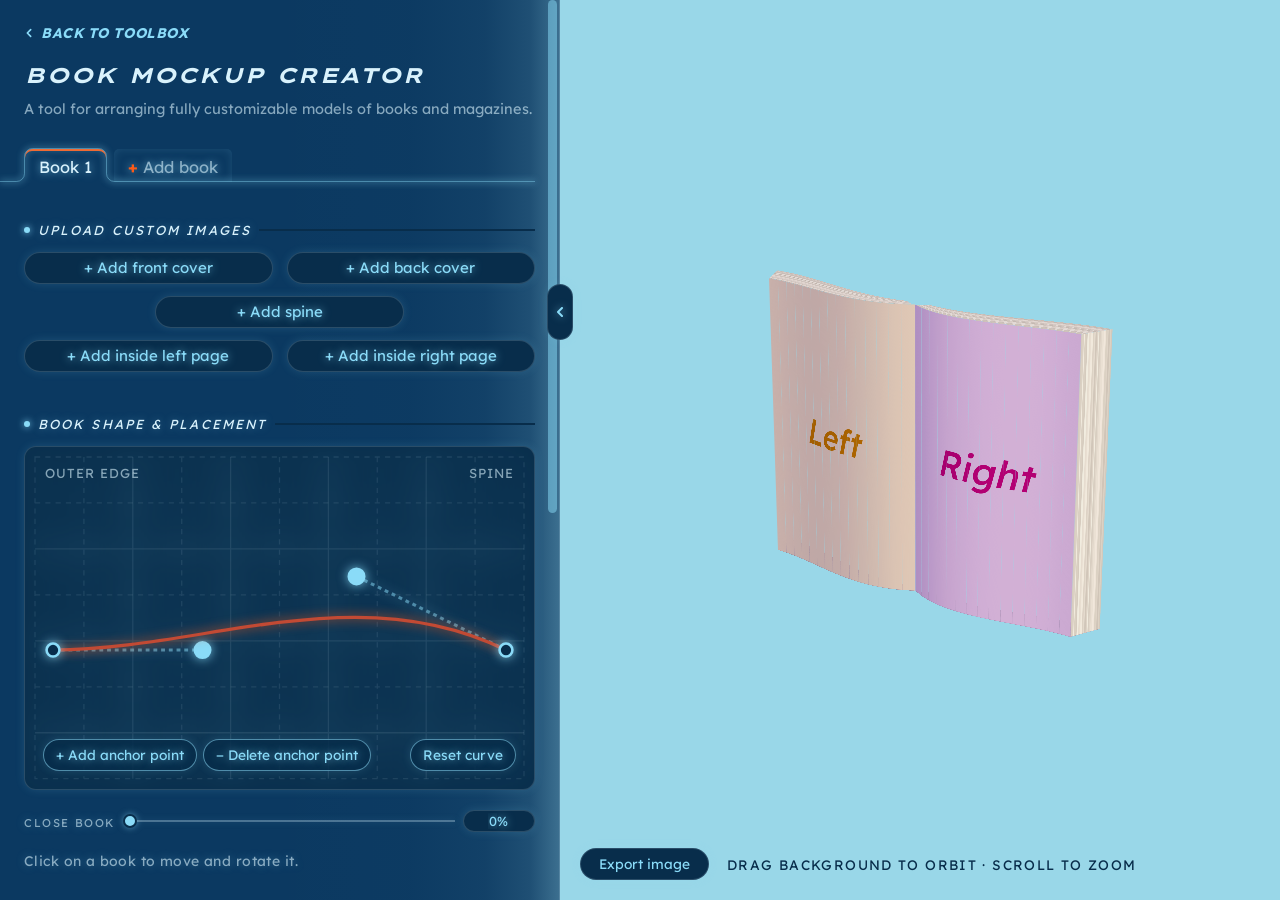
<file: toolbox/book-mockup/index.html>
<!DOCTYPE html>
<html lang="en">
<head>
<meta charset="UTF-8">
<title>Book Mockup Creator</title>
<link rel="preconnect" href="https://fonts.googleapis.com">
<link href="https://fonts.googleapis.com/css2?family=Lexend:wght@300;400;500;600;700&family=Lexend+Zetta:wght@400;500;600;700&display=swap" rel="stylesheet">
<style>
  :root{
    --ink:#082d4b; --ink-2:#0b3961; --paper:#f6f3f2;
    --oxblood:#082d4b; --oxblood-light:#8adbf8; --muted:rgba(217,242,252,.6); --line:rgba(217,242,252,.16); --text:#d9f2fc;
    --orange:#fc5a18;
  }
  *{box-sizing:border-box;}
  html,body{height:100%;margin:0;}
  body{ background:var(--ink); color:var(--text); font-family:'Lexend',sans-serif; display:flex; overflow:hidden; min-height:100vh; }

  #sidebar{ position:fixed; left:0; top:0; bottom:0; z-index:30; transform:translateX(0); transition:transform .55s cubic-bezier(.22,.7,.25,1); will-change:transform;
    width:560px; min-width:560px; background:var(--ink-2); border-right:1px solid var(--line);
    padding:24px; overflow-y:auto; display:flex; flex-direction:column; gap:18px;
    background-image:linear-gradient(to right,
      transparent 46%,
      color-mix(in srgb, var(--bgfade,#99d7e8) 1%, transparent) 73%,
      color-mix(in srgb, var(--bgfade,#99d7e8) 5%, transparent) 86.6%,
      color-mix(in srgb, var(--bgfade,#99d7e8) 14%, transparent) 94.6%,
      color-mix(in srgb, var(--bgfade,#99d7e8) 35%, transparent) 100%);
    background-repeat:no-repeat; background-origin:border-box; background-clip:border-box;
  }
  body.side-collapsed #sidebar{ transform:translateX(-100%); transition:transform .3s ease; }
  #stage{ margin-left:560px; }
  body.side-collapsed #stage{ margin-left:0; }
  #sideToggle{
    position:fixed; top:322px; left:560px; transform:translate(-50%,-50%); z-index:50; width:26px; height:56px; padding:0;
    border-radius:999px; background:var(--ink); border:1px solid var(--line); color:var(--text); box-shadow:0 0 10px rgba(138,219,248,.14);
    display:flex; align-items:center; justify-content:center; cursor:pointer; transition:left .25s ease, border-color .3s ease, background-color .3s ease, box-shadow .3s ease;
  }
  #sideToggle:hover{ background:var(--ink-2); box-shadow:0 0 12px rgba(138,219,248,.38); }
  #sideToggle{ color:var(--oxblood-light); background:var(--ink); }
  #sideToggle:hover svg{ filter:drop-shadow(0 0 5px rgba(138,219,248,1)); }
  #sideToggle svg{ filter:drop-shadow(0 0 4px rgba(138,219,248,.7)); width:12px; height:12px; transition:transform .25s ease; }
  #sideFade{ position:fixed; top:0; bottom:0; left:260px; width:300px; opacity:.35;
    background:linear-gradient(to right,
      color-mix(in srgb, var(--bgfade,#99d7e8) 0%, transparent) 0%,
      color-mix(in srgb, var(--bgfade,#99d7e8) 3%, transparent) 50%,
      color-mix(in srgb, var(--bgfade,#99d7e8) 14%, transparent) 75%,
      color-mix(in srgb, var(--bgfade,#99d7e8) 40%, transparent) 90%,
      var(--bgfade,#99d7e8) 100%); pointer-events:none; z-index:40; transition:opacity .25s ease; }
  body.side-collapsed #sideFade{ opacity:0; }
  #sideFade{ display:none !important; }
  body #sideToggle{ transition:transform .55s cubic-bezier(.22,.7,.25,1), border-color .3s ease, background-color .3s ease, box-shadow .3s ease; }
  body.side-collapsed #sideToggle{ transform:translate(calc(-50% - 547px), -50%); transition:transform .3s ease, border-color .3s ease, background-color .3s ease, box-shadow .3s ease; }
  body.side-collapsed #sideToggle svg{ transform:rotate(180deg); }
  #sidebar{ scrollbar-width:none; }
  #sidebar::-webkit-scrollbar{ display:none; width:0; height:0; }
  #sbThumb{ position:fixed; left:548px; top:0; width:9px; height:40px; border-radius:999px; background:rgba(138,219,248,.5); z-index:45; cursor:default;
    transition:background-color .3s ease, transform .55s cubic-bezier(.22,.7,.25,1); touch-action:none; }
  #sbThumb:hover, #sbThumb.drag{ background:rgba(205,243,255,.95); }
  body.side-collapsed #sbThumb{ transform:translateX(-570px); transition:background-color .3s ease, transform .3s ease; }
  @media (max-width:800px){ #sbThumb{ display:none; } }
  .brand{ display:flex; flex-direction:column; gap:2px; padding-bottom:14px; position:relative; }
  #tabLine{ position:absolute; left:-24px; top:0; pointer-events:none; z-index:3; overflow:visible; }
  .brand .home-link{ align-self:flex-start; display:inline-flex; align-items:center; gap:7px; font-weight:700; font-style:italic; text-transform:uppercase; letter-spacing:.04em; font-size:14px; color:var(--oxblood-light); text-decoration:none; transition:color .3s; }
  .brand .home-link:hover{ color:#d9f2fc; }
  .brand .home-link:focus-visible{ outline:2px solid var(--oxblood-light); outline-offset:3px; border-radius:3px; }
  .brand h1{ font-family:'Lexend Zetta',sans-serif; font-weight:700; font-size:21.25px; margin:18px 0 0; line-height:1.3; text-transform:uppercase; font-style:italic; }
  .brand p{ margin:6px 0 0; font-size:14.5px; white-space:nowrap; color:var(--muted); line-height:1.5; }

  .field-group{ display:flex; flex-direction:column; gap:10px; }
  .section-hint{ font-family:'Lexend',sans-serif; font-size:15px; color:var(--muted); margin:2px 0 -6px; }
  .field-label{
    font-family:'Lexend',sans-serif; font-size:11.42px; letter-spacing:.14em; text-transform:uppercase;
    color:var(--muted); display:flex; justify-content:space-between;
  }
  .val-wrap{ display:flex; align-items:center; justify-content:center; width:72px; box-sizing:border-box; padding:2px 0; background:var(--ink); border:1px solid var(--line); border-radius:999px; color:var(--oxblood-light); font-family:'Lexend',sans-serif; font-size:13.12px; }
  .val-wrap:focus-within{ border-color:var(--oxblood-light); }
  .val-input{
    width:2ch; field-sizing:content; background:transparent; border:0; color:inherit;
    font-family:'Lexend',sans-serif; font-size:13.12px; text-align:center; padding:0; min-width:1ch;
    border-radius:0; outline:none; -moz-appearance:textfield;
  }
  .val-input::-webkit-outer-spin-button, .val-input::-webkit-inner-spin-button{ -webkit-appearance:none; margin:0; }
  .val-input:focus{ color:var(--text); }

  .measure-row{ display:flex; gap:8px; }
  .measure-input{
    flex:1; min-width:0; background:var(--ink); border:1px solid var(--line); color:var(--text);
    font-family:'Lexend',sans-serif; font-size:17.5px; padding:9px 10px;
    border-radius:4px; outline:none; -moz-appearance:textfield;
  }
  .measure-input::-webkit-outer-spin-button, .measure-input::-webkit-inner-spin-button{ -webkit-appearance:none; margin:0; }
  .measure-input:focus{ border-color:var(--oxblood-light); }
  .unit-select{
    width:64px; background:var(--ink); border:1px solid var(--line); color:var(--oxblood-light);
    font-family:'Lexend',sans-serif; font-size:15px; letter-spacing:.04em; text-transform:uppercase;
    padding:9px 6px; border-radius:4px; outline:none; cursor:pointer;
  }
  .unit-select:focus{ border-color:var(--oxblood-light); }
  .unit-select option{ background:var(--ink); color:var(--text); }

  .section-title{
    font-family:'Lexend',sans-serif; font-size:13.12px; font-style:italic; letter-spacing:.16em; text-transform:uppercase;
    color:var(--text); display:flex; align-items:center; gap:8px; margin:26px 0 -4px;
  }
  .section-title::after{ content:''; flex:1; height:2px; background:var(--ink); }
  .section-dot{ width:6px; height:6px; border-radius:50%; background:var(--oxblood-light); flex-shrink:0; }

  .editor-wrap{ overflow:hidden; position:relative; background:var(--ink); border:1px solid var(--line); border-radius:12px; padding:10px; }
  .editor-wrap svg{ display:block; width:100%; touch-action:none; overflow:visible; }
  .editor-legend{ position:absolute; top:18px; left:20px; right:20px; pointer-events:none; display:flex; justify-content:space-between; font-family:'Lexend',sans-serif; font-size:13.12px; letter-spacing:.08em; text-transform:uppercase; color:var(--muted); }
  .editor-btn-row{ position:absolute; left:18px; right:18px; bottom:18px; display:flex; justify-content:space-between; pointer-events:none; }
  .editor-btn-group{ display:flex; gap:6px; }
  .editor-btn-row .editor-btn{ height:32px; flex:0 0 auto; pointer-events:auto; padding:0 12px; font-size:13.75px; color:var(--oxblood-light); border-color:rgba(138,219,248,.55); background:rgba(8,45,75,.85); }
  .editor-btn-row .editor-btn:hover{ background:var(--ink-2); }
  .editor-btn{
    height:32px; padding-top:0; padding-bottom:0; display:inline-flex; align-items:center; justify-content:center;
    flex:1; background:var(--ink); border:1px solid var(--line); color:var(--oxblood-light);
    font-family:'Lexend',sans-serif; font-size:13.75px; padding:9px 8px; border-radius:4px; cursor:pointer; transition:border-color .15s;
  }

  .bg-row{ display:flex; gap:8px; align-items:stretch; }
  .image-upload-list{ display:grid; grid-template-columns:1fr 1fr; gap:12px 14px; }
  .image-upload-row[data-key=spine]{ grid-column:1 / -1; width:calc(50% - 7px); justify-self:center; }
  .image-upload-row{ display:flex; align-items:center; gap:6px; min-width:0; }
  .image-upload-label-btn{ flex:1; min-width:0; font-size:15px; text-align:center; padding:6px 8px; }
  .image-remove-btn{ flex:0 0 auto; width:28px; padding:6px 0; font-size:16.25px; color:var(--oxblood-light); }
  .bg-row input[type=color]{
    width:44px; height:auto; padding:2px; background:var(--ink); border:1px solid var(--line);
    border-radius:4px; cursor:pointer;
  }
  .bg-row .editor-btn{ flex:1; }

  input[type=range]{ -webkit-appearance:none; appearance:none; width:100%; height:26px; background:transparent; border-radius:2px; outline:none; margin:0; cursor:pointer; }
  input[type=range]::-moz-range-track{ height:2px; background:rgba(217,242,252,.3); border-radius:2px; }
  input[type=range]::-webkit-slider-thumb{ -webkit-appearance:none; width:14px; height:14px; border-radius:50%; background:var(--oxblood-light); border:2px solid var(--oxblood); cursor:pointer; margin-top:-6px; transition:background-color .3s ease, border-color .3s ease; }
  input[type=range]::-webkit-slider-runnable-track{ height:2px; background:rgba(217,242,252,.3); border-radius:2px; transition:background .25s ease; }

  #stage{
    flex:1; position:relative; display:flex; align-items:center; justify-content:center;
    cursor:grab; overflow:hidden;
    /* checkerboard shows through wherever the background is transparent */
    background-color:#f4f4f4;
    background-image:conic-gradient(#cfcfcf 25%, #f4f4f4 0 50%, #cfcfcf 0 75%, #f4f4f4 0);
    background-size:24px 24px;
  }
.ch{ position:absolute; width:12px; height:12px; margin:-6px 0 0 -6px; box-sizing:border-box; border-radius:3px; background:var(--orange); border:0;
    box-shadow:0 0 8px rgba(252,90,24,.85); pointer-events:none; touch-action:none; transition:background .2s ease, box-shadow .2s ease; }
  #cropFrame.on .ch{ pointer-events:auto; z-index:2; }
  .ce{ position:absolute; display:block; pointer-events:none; cursor:move; }
  #cropFrame.on .ce{ pointer-events:auto; }
  .ce[data-e=n]{ left:0; right:0; top:-6px; height:12px; } .ce[data-e=s]{ left:0; right:0; bottom:-6px; height:12px; }
  .ce[data-e=w]{ top:0; bottom:0; left:-6px; width:12px; } .ce[data-e=e]{ top:0; bottom:0; right:-6px; width:12px; }
  .ch:hover, .ch.drag{ background:#ff8a52; box-shadow:0 0 12px rgba(255,150,90,1); }
  .ch[data-d=nw]{left:0;top:0;cursor:nwse-resize;} .ch[data-d=n]{left:50%;top:0;cursor:ns-resize;} .ch[data-d=ne]{left:100%;top:0;cursor:nesw-resize;}
  .ch[data-d=e]{left:100%;top:50%;cursor:ew-resize;} .ch[data-d=se]{left:100%;top:100%;cursor:nwse-resize;} .ch[data-d=s]{left:50%;top:100%;cursor:ns-resize;}
  .ch[data-d=sw]{left:0;top:100%;cursor:nesw-resize;} .ch[data-d=w]{left:0;top:50%;cursor:ew-resize;}
  #cropFrame{ opacity:0; transition:opacity .4s ease;
    position:absolute; display:none; z-index:5; pointer-events:none; box-sizing:border-box;
    border:1.5px solid var(--orange); box-shadow:0 0 0 9999px rgba(8,45,75,.38);
  }
  #stageBg{
    position:absolute; inset:0; z-index:0;
    background:#99d7e8; background-size:cover; background-position:center; transition:background-color .2s;
  }
  #stage.dragging{ cursor:grabbing; }
  #stage::before{
    content:''; position:absolute; inset:0;
    background-image:linear-gradient(rgba(0,0,0,.5) 1px, transparent 1px), linear-gradient(90deg, rgba(0,0,0,.5) 1px, transparent 1px);
    background-size:64px 64px; opacity:.05; pointer-events:none;
  }
  .hint{
    position:absolute; bottom:26px; left:50%; transform:translateX(-50%);
    font-family:'Lexend',sans-serif; font-size:13.75px; letter-spacing:.1em; text-transform:uppercase; color:#d9f2fc;
    padding:6px 14px; user-select:none; transition:color .3s ease; max-width:calc(100% - 520px); text-align:center;
  }

  .scene{ perspective:1600px; }
  #world{ position:relative; transform-style:preserve-3d; z-index:2; }
  .book-group{ position:absolute; top:0; left:0; transform-style:preserve-3d; }

  /* Selection outline: drawn on a 2D canvas straight from the book's
     projected faces (see drawOutline) — a hard orange rim that follows
     the on-screen silhouette, sitting behind the real book. */
  #outlineCanvas{
    position:absolute; inset:0; width:100%; height:100%; z-index:0;
    display:none; pointer-events:none;
  }

  /* Gizmo overlay: the same rings/arrows drawn again in their own scene
     ON TOP of everything, dimmed, so any part that passes behind the
     book stays visible and grabbable. */
  #gizmoLayer{
    position:absolute; inset:0; z-index:6; display:flex;
    align-items:center; justify-content:center; pointer-events:none;
  }
  #gizmoWorld{ position:relative; transform-style:preserve-3d; }

  /* ---- book pages ---- */
  .cube{ position:relative; transform-style:preserve-3d; }
  .page-right, .page-left-wrap, .cube2, .spine-group{ position:absolute; top:0; left:0; transform-style:preserve-3d; }
  .face-strip{
    position:absolute; top:0; left:0;
    background-repeat:no-repeat;
    backface-visibility:visible;
  }
  .shade, .glint{ position:absolute; inset:0; pointer-events:none; }
  .shade{ mix-blend-mode:multiply; }

  /* ---- book gizmo (rotate rings / move arrows) ---- */
  .book-gizmo{ position:absolute; top:0; left:0; transform-style:preserve-3d; pointer-events:none; }
  .gizmo-axis{ position:absolute; top:0; left:0; transform-style:preserve-3d; }
  .gizmo-ring svg, .gizmo-arrow svg{ position:absolute; overflow:visible; }
  #gizmo, #gizmo *{ pointer-events:none !important; }
  #gizmoGhost .gizmo-hit{ pointer-events:stroke; cursor:grab; }
  #gizmoGhost .gizmo-ring .gizmo-hit:hover ~ .gizmo-visible{ stroke-width:5; }
  #gizmoGhost .gizmo-arrow .gizmo-visible{ pointer-events:auto; cursor:grab; }
  #gizmoGhost .gizmo-arrow:hover .gizmo-visible{ filter:brightness(1.35); }
  .gizmo-grabbing{ cursor:grabbing !important; }
  /* while orbiting the camera, skip drawing the (large) gizmo layers */
  #stage.dragging #gizmo, #stage.dragging #gizmoLayer{ visibility:hidden; }

  /* ---- book tabs ---- */
  .book-tabs{
    display:flex; flex-wrap:wrap; gap:6px; align-items:flex-start;
    position:relative; margin:-4px 0 -4px;
  }
  .book-tab{
    background:var(--ink); border:1px solid var(--line); border-bottom:1px solid rgba(138,219,248,.35); color:var(--muted);
    font-family:'Lexend',sans-serif; font-size:16.25px; padding:8px 14px 9px; border-radius:6px 6px 0 0;
    cursor:pointer; user-select:none; position:relative; z-index:1; top:1px; box-sizing:border-box; height:35px;
    transition:color .15s, background .15s, border-color .15s;
  }
  .book-tab:hover{ color:var(--text); background:rgba(138,219,248,.12); }
  .book-tab.active{
    background:var(--ink-2); color:var(--text); border-color:transparent; border-bottom:0; border-radius:8px 8px 0 0;
    box-shadow:inset 0 2px 0 var(--orange);
  }
  .book-tab.add-tab{ background:transparent; border-color:transparent; color:var(--muted); }
  .book-tab.add-tab::first-letter{ color:var(--orange); font-weight:700; }
  .book-tab.add-tab:hover{ background:var(--ink); color:var(--text); border-color:var(--line); }
  .book-tab-input{
    width:96px; background:transparent; border:none; border-bottom:1px solid var(--oxblood-light);
    color:var(--text); font:inherit; outline:none; padding:0;
  }
  #bookPanel{ display:flex; flex-direction:column; gap:18px; }

  /* ---- inline color picker ---- */
  .cp{ display:flex; flex-direction:column; gap:8px; }
  .cp-head{ display:flex; gap:16px; align-items:center; }
  .cp-swatch{
    width:66px; height:32px; flex:0 0 auto; border:1px solid var(--line); border-radius:4px; cursor:pointer; padding:0;
  }
  .cp.open .cp-swatch{ border-color:var(--oxblood-light); }
  #bgCp .cp-head, #pageEdgeCp .cp-head{ gap:30px; }
  #gildToggleBtn, #bgUploadBtn{ width:144px; }
  #gildToggleBtn{
    color:#3a2503; font-weight:600; letter-spacing:.02em; border:1px solid #8a5f12; position:relative; overflow:hidden;
    background:
      radial-gradient(ellipse 40% 70% at 50% 50%, rgba(255,243,176,.55) 0%, rgba(255,243,176,0) 100%),
      repeating-radial-gradient(circle at 50% 50%, rgba(255,255,255,.42) 0 .7px, rgba(110,66,4,.30) .7px 1.4px, rgba(255,255,255,0) 1.4px 2.1px, rgba(110,66,4,.18) 2.1px 2.8px),
      conic-gradient(from 27deg at 50% 50%, #f9de7e 0deg, #fff6c4 11deg, #dfae38 30deg, #a8761a 47deg, #e9c04d 70deg, #fff3b8 88deg, #f0cc5c 108deg, #b98622 131deg, #f6d96c 150deg, #fff0a8 171deg, #e6b83f 196deg, #9c6b14 219deg, #ecc552 244deg, #fff6c4 266deg, #f2cf62 288deg, #b88420 312deg, #e8bb45 334deg, #fff3b8 350deg, #f9de7e 360deg);
    text-shadow:0 0 5px rgba(255,243,176,.9), 0 1px 0 rgba(255,248,215,.75);
    box-shadow:inset 0 1px 0 rgba(255,255,255,.95), inset 0 -1px 0 rgba(255,238,160,.7), inset 0 0 0 1px rgba(255,226,130,.35), inset 0 -3px 4px rgba(94,58,6,.28), 0 1px 4px rgba(0,0,0,.35), 0 0 10px rgba(246,216,110,.28);
    transition:filter .3s ease, box-shadow .3s ease, border-color .3s ease;
  }
  #gildToggleBtn:hover, #gildToggleBtn:focus-visible{
    filter:brightness(1.1) saturate(1.08); border-color:#b17d1e; background-color:transparent;
    text-shadow:0 0 5px rgba(255,248,200,.95), 0 1px 0 rgba(255,250,225,.9);
    box-shadow:inset 0 1px 0 rgba(255,255,255,1), inset 0 -1px 0 rgba(255,238,160,.8), inset 0 0 0 1px rgba(255,226,130,.45), inset 0 -3px 4px rgba(94,58,6,.25), 0 1px 4px rgba(0,0,0,.35), 0 0 16px rgba(250,224,120,.6);
  }
  .up-status{ display:flex; align-items:center; gap:8px; font-family:'Lexend',sans-serif; font-size:13.12px; letter-spacing:.06em; color:var(--muted); text-shadow:0 0 8px rgba(138,219,248,.35); min-width:0; }
  .up-status .up-check{ width:13px; height:13px; flex:none; color:var(--oxblood-light); filter:drop-shadow(0 0 4px rgba(138,219,248,.7)); }
  .up-status .up-name{ color:var(--oxblood-light); min-width:0; max-width:260px; overflow:hidden; text-overflow:ellipsis; white-space:nowrap; }
  .up-status .up-word{ flex:none; }
  .round-minus{ width:22px; height:22px; flex:none; padding:0; margin-left:4px; border-radius:50%; background:var(--ink); border:1px solid var(--line); color:var(--oxblood-light); cursor:pointer;
    display:inline-flex; align-items:center; justify-content:center; box-shadow:0 0 10px rgba(138,219,248,.14); transition:border-color .3s ease, background-color .3s ease, box-shadow .3s ease; }
  .round-minus svg{ width:10px; height:10px; filter:drop-shadow(0 0 3px rgba(138,219,248,.7)); }
  .round-minus:hover{ background:var(--ink-2); box-shadow:0 0 12px rgba(138,219,248,.38); }
  .cp-extra{ display:flex; gap:30px; align-items:center; flex:1; min-width:0; }
  .cp-extra .editor-btn{ flex:0 0 auto; padding:7px 10px; font-size:14.38px; white-space:nowrap; }
  .cp-body{
    display:none; flex-direction:column; gap:12px; background:var(--ink);
    border:1px solid var(--line); border-radius:6px; padding:12px;
  }
  .cp.open .cp-body{ display:flex; scroll-margin-bottom:20px; }
  .cp-sv-wrap{ position:relative; width:100%; height:150px; border-radius:4px; overflow:hidden; cursor:crosshair; touch-action:none; }
  .cp-sv{ width:100%; height:100%; display:block; }
  .cp-dot{
    position:absolute; width:14px; height:14px; border-radius:50%; border:2px solid #8adbf8;
    box-shadow:0 0 0 1px rgba(8,45,75,.8), 0 0 8px rgba(138,219,248,.7); transform:translate(-50%,-50%); pointer-events:none;
  }
  /* Rainbow lives on the input itself so it shows in every browser; the
     native track is made transparent over it. */
  input[type=range].cp-hue{
    height:10px; border-radius:5px;
    background:linear-gradient(90deg,#f00,#ff0,#0f0,#0ff,#00f,#f0f,#f00);
  }
  input[type=range].cp-hue::-webkit-slider-runnable-track{ height:10px; background:transparent; }
  input[type=range].cp-hue::-webkit-slider-thumb{ margin-top:-2px; }
  input[type=range].cp-hue::-moz-range-track{ height:10px; background:transparent; }
  input[type=range].cp-hue::-moz-range-thumb{ width:10px; height:10px; border-radius:50%; background:var(--oxblood-light); border:2px solid var(--oxblood); }
  .cp-rgb{ display:flex; gap:8px; }
  .cp-rgb label.cp-hexlab{ flex:2.1; }
  .cp-rgb label{
    flex:1; display:flex; align-items:center; gap:6px; font-size:11.42px; letter-spacing:.14em; color:var(--muted);
  }
  .cp-num, .cp-hex{
    width:100%; min-width:0; background:var(--ink-2); border:1px solid var(--line); color:var(--text);
    font-family:'Lexend',sans-serif; font-size:16.25px; padding:5px 6px; border-radius:4px; outline:none;
    -moz-appearance:textfield;
  }
  .cp-num::-webkit-outer-spin-button, .cp-num::-webkit-inner-spin-button{ -webkit-appearance:none; margin:0; }
  .cp-num:focus, .cp-hex:focus{ border-color:var(--oxblood-light); }
  .cp-hex{ text-transform:uppercase; }

  .dim-warn{ color:var(--orange); font-family:'Lexend',sans-serif; font-size:15px; letter-spacing:.12em; text-shadow:0 0 8px rgba(252,90,24,.7); margin-top:-4px; }
  .dim-row{ display:grid; grid-template-columns:1fr 1fr 1fr 64px; gap:8px 14px; align-items:end; }
  .dim-cell{ display:flex; flex-direction:column; gap:6px; min-width:0; }
  .dim-cell .field-label{ white-space:nowrap; justify-content:flex-start; align-items:center; gap:7px; color:var(--text); }
  .dim-cell .field-label::before{ content:''; width:6px; height:6px; border-radius:50%; background:var(--oxblood-light); flex-shrink:0; }
  .dim-row .measure-input{ padding:9px 8px; width:100%; text-align:center; }
  .field-label.hint-line{ text-transform:none; letter-spacing:.03em; font-size:14px; }
  .light-row{ display:grid; grid-template-columns:162px 1fr; grid-template-rows:auto auto; column-gap:0; row-gap:8px; align-items:stretch; }
  /* the shadow-colour picker's panel opens full width underneath */
  #shadowCp{ display:contents; }
  #shadowCp .cp-head{ display:contents; }
  #shadowCp .cp-body{ grid-column:1 / -1; grid-row:3; margin-top:6px; }
  .light-row > .field-group{ display:contents; }
  .light-row > .field-group > .field-label{ grid-column:1; grid-row:1; justify-content:flex-start; }
  .light-row .light-pad{ grid-column:1; grid-row:2; margin:0; justify-self:start; align-self:start; }
  .light-row > .light-sliders{ grid-column:2; grid-row:1 / 3; }
  .lg-top{ display:flex; gap:28px; align-items:flex-start; width:100%; }
  .lg-top .lg-b{ margin-left:auto; }
  .light-sliders > .lg-top{ margin-right:0; width:auto; gap:12px; }
  .lg-a, .lg-b{ display:flex; flex-direction:column; align-items:center; gap:8px; }
  .lg-a .cp-label, #lightToggle > span:first-child{ width:auto; white-space:nowrap; text-align:left; line-height:1.25; }
  .cp-label{ font-size:11.42px; letter-spacing:.14em; text-transform:uppercase; color:var(--muted); }
  .light-row .light-pad{ flex:0 0 auto; align-self:start; justify-self:start; }
  .light-sliders{ display:flex; flex-direction:column; justify-content:flex-start; gap:18px; min-width:0; }
  .light-sliders{ display:grid !important; grid-template-columns:max-content 1fr auto; column-gap:8px; row-gap:18px; align-content:start; }
  .light-sliders > .lg-top{ grid-column:1 / -1; }
  .view-sliders{ display:grid; grid-template-columns:max-content 1fr auto; column-gap:8px; row-gap:18px; }
  .view-sliders > .field-group{ grid-column:1 / -1; display:grid !important; grid-template-columns:subgrid !important; }
  .light-sliders > .field-group{ grid-column:1 / -1; display:grid !important; grid-template-columns:subgrid !important; }
  .light-row > .light-sliders{ margin-left:14px; grid-template-rows:auto 1fr auto auto; align-self:stretch; }
  .light-sliders > .lg-top{ grid-row:1; }
  .light-sliders > .field-group:has(> #lightIntensityAmt){ grid-row:3; }
  .light-sliders > .field-group:has(> #lightAmbientAmt){ grid-row:4; margin-bottom:6px; }
  .light-row > .field-group > .field-label{ justify-self:start; width:auto; justify-content:flex-start !important; text-align:left; white-space:nowrap; }

  /* ---- export dock (bottom-left of the stage) ---- */
  #lightToggle{
    display:flex; flex-direction:column; align-items:center; gap:8px; cursor:pointer;
    font-family:'Lexend',sans-serif; font-size:11.42px; letter-spacing:.14em; text-transform:uppercase; color:var(--muted); position:relative;
  }
  #lightToggle{ align-items:center; cursor:default; text-shadow:0 0 8px rgba(138,219,248,.35); font-size:11.42px; letter-spacing:.14em; color:var(--muted); }
  #lightToggle > span:first-child{ pointer-events:none; }
  .lg-b{ margin-right:-.14em; }
  #lightToggle .xm-switch{ cursor:pointer; width:66px; height:32px; border-radius:16px; }
  #lightToggle .xm-switch::after{ top:4px; left:4px; width:24px; height:24px; }
  #lightToggle input{ position:absolute; opacity:0; pointer-events:none; }
  #lightToggle input:checked + .xm-switch::after{ transform:translateX(34px); }
  #lightToggle input:focus-visible + .xm-switch{ outline:2px solid var(--oxblood-light); outline-offset:2px; }
  #exportDock{ position:absolute; left:20px; bottom:20px; z-index:8; cursor:default; }
  #exportDock{ display:flex; align-items:center; gap:18px; }
  #exportToggle{
    font-family:'Lexend',sans-serif; font-size:13.75px; flex:none;
    color:var(--oxblood-light); background:var(--ink); border:1px solid var(--line); border-radius:999px;
    height:32px; padding:0 18px; cursor:pointer; box-shadow:0 0 10px rgba(138,219,248,.14);
  }
  #exportToggle:hover, #exportDock.open #exportToggle{ background:var(--ink-2); box-shadow:0 0 12px rgba(138,219,248,.38); }
  #exportDock .hint{ position:static; transform:none; max-width:none; padding:0; text-align:left; white-space:nowrap; pointer-events:none; }
  #exportMenu{
    display:flex; position:absolute; left:0; bottom:calc(100% + 12px); width:350px;
    background:var(--ink-2); border:1px solid var(--line); border-radius:16px; padding:18px;
    flex-direction:column; gap:16px; box-shadow:0 0 18px rgba(138,219,248,.16);
    display:none;
  }
  #exportDock.open #exportMenu{ display:flex; }
  #exportMenu label{ display:flex; flex-direction:column; gap:5px; font-size:11.42px; letter-spacing:.14em; text-transform:uppercase; color:var(--muted); min-width:0; flex:1; }
  #exportMenu .xm-row{ display:flex; gap:10px; }
  #exportMenu .xm-row label.xm-unit{ flex:0 0 74px; }
  #exportMenu .xm-row2{ align-items:flex-end; justify-content:space-between; }
  #exportMenu .xm-row2 label.xm-type{ flex:0 0 96px; }
  #exportMenu .xm-row2 label.xm-check{ height:38px; }
  #exportMenu .xm-row .xm-input{ padding-left:10px; padding-right:10px; text-align:center; }
  #exportMenu .xm-input{
    width:100%; background:var(--ink); border:1px solid var(--line); color:var(--text); font-family:'Lexend',sans-serif;
    font-size:17.5px; padding:8px 9px; border-radius:4px; outline:none; letter-spacing:0; text-transform:none; box-sizing:border-box;
    -moz-appearance:textfield;
  }
  #exportMenu .xm-input::-webkit-outer-spin-button, #exportMenu .xm-input::-webkit-inner-spin-button{ -webkit-appearance:none; margin:0; }
  #exportMenu .xm-input:focus{ border-color:var(--oxblood-light); }
  #exportMenu .xm-input{ box-shadow:0 0 10px rgba(138,219,248,.14); text-shadow:0 0 8px rgba(138,219,248,.7); }
  #exportMenu .xm-input{ transition:border-color .3s ease, background-color .3s ease, box-shadow .3s ease, text-shadow .3s ease; }
  #exportMenu .xm-input:hover{ background-color:var(--ink-2); box-shadow:0 0 12px rgba(138,219,248,.38); }
  #exportMenu label{ text-shadow:0 0 8px rgba(138,219,248,.35); }
  #exportMenu .xm-input option{ background:var(--ink); }
  #exportMenu label.xm-check{ flex-direction:row; align-items:center; justify-content:flex-end; gap:10px; cursor:pointer; flex:none; }
  #exportMenu .xm-check input{ position:absolute; opacity:0; pointer-events:none; }
  .xm-switch{ position:relative; width:36px; height:20px; border-radius:10px; background:rgba(217,242,252,.2); transition:background .15s; flex:0 0 auto; }
  .xm-switch::after{ content:''; position:absolute; top:2px; left:2px; width:16px; height:16px; border-radius:50%; background:#d0f1ff; transition:transform .15s; }
  .xm-switch{ box-shadow:0 0 12px rgba(138,219,248,.4); transition:background .3s ease, box-shadow .3s ease; }
  .xm-switch:hover, label:hover > .xm-switch{ box-shadow:0 0 16px rgba(138,219,248,.75); }
  .xm-check input:checked + .xm-switch, #lightToggle input:checked + .xm-switch{ background:#5ec3ee; box-shadow:0 0 12px rgba(138,219,248,.4); }
  .xm-check input:checked + .xm-switch:hover, #lightToggle input:checked + .xm-switch:hover, label:hover > input:checked + .xm-switch{ box-shadow:0 0 16px rgba(138,219,248,.75); }
  .xm-check input:checked + .xm-switch::after{ transform:translateX(16px); }
  .xm-check input:focus-visible + .xm-switch{ outline:2px solid var(--oxblood-light); outline-offset:2px; }
  #exportBtn{ flex:none; }
  .editor-btn, #exportToggle, #exportBtn{ padding-top:0 !important; padding-bottom:1.2px !important; }
  #exportMenu{ width:356px; gap:18px; background:var(--ink-2) !important; border-color:var(--line); }
  #exportMenu .xm-input{ height:32px; padding:0 14px; font-size:13.12px; color:var(--oxblood-light); border-radius:999px; text-align:center; text-align-last:center; }
  #exportMenu .xm-row .xm-input{ padding:0 10px; }
  #exportMenu select.xm-input{ appearance:none; -webkit-appearance:none; cursor:pointer; }
  #exportMenu label{ font-size:11.42px; gap:8px; }
  #exportMenu .xm-row2 label.xm-type{ flex:0 0 96px; }
  #exportMenu label{ text-align:center; align-items:center; }
  #exportMenu .xm-row label.xm-dim, #exportMenu .xm-row label.xm-unit, #exportMenu .xm-row2 label.xm-type{ align-items:stretch; }
  #exportMenu .xm-row2 label.xm-check{ flex-direction:column; align-items:center; gap:8px; height:auto; font-size:11.42px; flex:0 0 auto; justify-content:flex-start; }
  #exportMenu .xm-check .xm-switch{ width:66px; height:32px; border-radius:16px; }
  #exportMenu .xm-check .xm-switch::after{ top:4px; left:4px; width:24px; height:24px; }
  #exportMenu .xm-check input:checked + .xm-switch::after{ transform:translateX(34px); }
  #exportMenu .xm-row:not(.xm-row2){ align-items:flex-end; justify-content:flex-start; gap:8px; }
  #exportMenu .xm-row label.xm-unit{ margin-left:auto; flex:0 0 68px; }
  #exportStatus:empty{ display:none; }
  #exportMenu .xm-row label.xm-dim{ flex:0 0 96px; }
  #exportMenu .xm-x{ height:32px; line-height:30px; color:var(--oxblood-light); text-shadow:0 0 8px rgba(138,219,248,.7); font-size:16px; flex:none; }
  #exportMenu select.xm-input{ background-image:url("data:image/svg+xml;utf8,<svg xmlns='http://www.w3.org/2000/svg' viewBox='0 0 12 12'><path d='M2.5 4.5 6 8l3.5-3.5' fill='none' stroke='%238adbf8' stroke-width='1.6' stroke-linecap='round' stroke-linejoin='round'/></svg>"); background-repeat:no-repeat; background-position:right 10px center; background-size:12px; padding:0 26px 0 14px; }
  #exportMenu .xm-row2 label.xm-type{ flex:0 0 96px; }
  #exportMenu #exportBtn{ height:32px; font-size:13.75px; padding:0 12px; }
  #exportStatus{ font-size:13.75px; color:var(--muted); min-height:14px; letter-spacing:.03em; }

  .light-pad{
    position:relative; width:128px; height:128px; border-radius:50%; box-shadow:0 0 12px rgba(138,219,248,.28), inset 0 0 10px rgba(138,219,248,.12) !important;
    border:1.5px solid rgba(217,242,252,.3); cursor:crosshair; margin:4px auto 0;
  }
  .light-pad::after{
    content:''; position:absolute; inset:0; border-radius:50%;
    border:1px dashed rgba(217,242,252,.18); pointer-events:none;
  }
  .light-dot{
    position:absolute; border-radius:50%;
    width:14px; height:14px; background:var(--oxblood-light); border:none;
    box-shadow:0 0 8px rgba(138,219,248,.6);
    transform:translate(-50%,-50%); pointer-events:none;
    transition:background-color .25s ease, border-color .25s ease;
  }

  button{ text-align:center; justify-content:center; }
  .image-upload-label-btn{ padding-left:14px; padding-right:14px; }
  /* label, slider and value share one line */
  .field-group:has(> input[type=range]){ display:grid; grid-template-columns:var(--lw,75px) 1fr auto; align-items:center; column-gap:8px; row-gap:0; }
  .field-group:has(> input[type=range]) > .field-label{ display:contents; white-space:nowrap; }
  .field-group:has(> input[type=range]) > .field-label .val-wrap{ grid-column:3; grid-row:1; }
  .field-group:has(> input[type=range]) > input[type=range]{ grid-column:2; grid-row:1; margin:0; width:100%; }
  .cp-extra .opacity-group{ flex:1; min-width:0; grid-template-columns:auto 1fr auto !important; column-gap:8px !important; }
  .field-group:has(> #closeBookAmt),.field-group:has(> #bookRotXAmt),.field-group:has(> #bookRotYAmt),.field-group:has(> #bookRotZAmt){ --lw:auto; }
  .field-group:has(> #zoomAmt),.field-group:has(> #rotXAmt),.field-group:has(> #rotYAmt),.field-group:has(> #rotZAmt){ --lw:auto; }
  /* pill-shaped fields and buttons */
  .measure-input, .unit-select, .cp-num, .cp-hex, #exportMenu .xm-input, .editor-btn, .cp-swatch{ border-radius:999px; }
  .measure-input, .unit-select, #exportMenu .xm-input, .cp-num, .cp-hex{ padding-left:14px; padding-right:14px; }
  .unit-select{ padding-left:12px; padding-right:4px; }
  .editor-btn{ padding-left:14px; padding-right:14px; }
  .image-upload-label-btn{ padding-left:14px; }
  .book-tab-input{ border:1px solid var(--oxblood-light); border-radius:999px; padding:2px 10px; }
  /* ---- hover fades, picker icon, glow ---- */
  .light-pad:hover .light-dot, .light-pad:active .light-dot{ background:#dff6ff; }
  button, .cp-swatch, .val-wrap, .measure-input, .unit-select, .editor-btn, .book-tab, #sideToggle, .cp-hex, .cp-num, .light-pad, input[type=range]{
    transition:border-color .3s ease, background-color .3s ease, color .3s ease, box-shadow .3s ease;
  }
  .cp-swatch{ position:relative; }
  .cp-swatch::after{ content:''; position:absolute; inset:0; background-color:#8adbf8; opacity:0; transition:opacity .3s ease, background-color .3s ease; pointer-events:none;
    -webkit-mask:url("data:image/svg+xml;utf8,<svg xmlns='http://www.w3.org/2000/svg' viewBox='0 0 24 24' fill='none' stroke='black' stroke-width='2' stroke-linecap='round' stroke-linejoin='round'><path d='M2 22l1-1h3l9-9'/><path d='M3 21v-3l9-9'/><path d='m15 6 3.4-3.4a2.1 2.1 0 1 1 3 3L18 9l.4.4a2.1 2.1 0 1 1-3 3l-3.8-3.8a2.1 2.1 0 1 1 3-3l.4.4Z'/></svg>") center/16px 16px no-repeat;
    mask:url("data:image/svg+xml;utf8,<svg xmlns='http://www.w3.org/2000/svg' viewBox='0 0 24 24' fill='none' stroke='black' stroke-width='2' stroke-linecap='round' stroke-linejoin='round'><path d='M2 22l1-1h3l9-9'/><path d='M3 21v-3l9-9'/><path d='m15 6 3.4-3.4a2.1 2.1 0 1 1 3 3L18 9l.4.4a2.1 2.1 0 1 1-3 3l-3.8-3.8a2.1 2.1 0 1 1 3-3l.4.4Z'/></svg>") center/16px 16px no-repeat; }
  .cp-swatch[data-tone=light]::after{ background-color:#0b3961; }
  .cp-swatch:hover::after{ opacity:1; }
  .val-wrap, .val-input, .measure-input, .unit-select, .editor-btn, .cp-hex, .cp-num, .book-tab, #exportBtn{ text-shadow:0 0 8px rgba(138,219,248,.7); transition:border-color .3s ease, background-color .3s ease, color .3s ease, box-shadow .3s ease, text-shadow .3s ease; }
  .val-wrap:hover, .measure-input:hover, .unit-select:hover, .editor-btn:hover, .cp-hex:hover, .cp-num:hover, .book-tab:hover{ text-shadow:0 0 10px rgba(138,219,248,1); }
  .field-group:has(> input[type=range]) .field-label{ transition:color .3s ease, text-shadow .3s ease; }
  .field-group:has(> input[type=range]:hover) .field-label{ color:var(--text); text-shadow:0 0 10px rgba(138,219,248,.9); transition:color .3s ease, text-shadow .3s ease; }
  .field-label, .section-title, .section-hint{ text-shadow:0 0 8px rgba(138,219,248,.35); }
  .section-dot{ box-shadow:0 0 7px var(--oxblood-light); }
  .dim-cell .field-label::before{ box-shadow:0 0 7px var(--oxblood-light); }
  .val-wrap, .measure-input, .unit-select, .editor-btn, .cp-swatch, .light-pad, .editor-wrap{ box-shadow:0 0 10px rgba(138,219,248,.14); }
  .book-tab{ box-shadow:inset 0 0 10px rgba(138,219,248,.14); }
  .book-tab:hover{ box-shadow:inset 0 0 12px rgba(138,219,248,.38); }
  .val-wrap:hover, .measure-input:hover, .unit-select:hover, .editor-btn:hover, .cp-swatch:hover, .light-pad:hover, .cp-hex:hover, .cp-num:hover{ box-shadow:0 0 12px rgba(138,219,248,.38); }
  .cp-swatch{ box-shadow:0 0 12px rgba(138,219,248,.4); }
  .cp-swatch:hover, .cp.open .cp-swatch{ box-shadow:0 0 16px rgba(138,219,248,.75); }
  .val-wrap:hover, .measure-input:hover, .unit-select:hover, .editor-btn:hover, .cp-hex:hover, .cp-num:hover{ background-color:var(--ink-2); }
  /* slider hover fades through a registered number, since Chromium won't transition the thumb/track pseudo-elements directly */
  /* The line is the input's own background (coloured by `color`), so the hover fade is an ordinary transition on the input itself. */
  input[type=range]:not(.cp-hue){
    color:rgba(217,242,252,.3);
    background:linear-gradient(currentColor,currentColor) center/100% 2px no-repeat;
    filter:drop-shadow(0 0 3px rgba(138,219,248,.5)); will-change:filter, color; transform:translateZ(0);
    transition:color .3s ease, filter .3s ease;
  }
  input[type=range]:not(.cp-hue):hover{
    color:rgba(217,242,252,.85);
    filter:drop-shadow(0 0 7px rgba(138,219,248,.9));
    transition:color .3s ease, filter .3s ease;
  }
  input[type=range]:not(.cp-hue)::-webkit-slider-runnable-track{ background:transparent; }
  input[type=range]:not(.cp-hue)::-moz-range-track{ background:transparent; }
  input[type=range].cp-hue::-webkit-slider-thumb{ background:#8adbf8; }
  #editorSvg path[stroke='#c24a34']{ filter:drop-shadow(0 0 4px rgba(252,90,24,.9)); }
  #editorSvg circle[data-type]{ transition:fill .25s ease, filter .25s ease, stroke .25s ease; }
  #editorSvg circle[data-type]:hover{ fill:#e3f8ff; stroke:#e3f8ff; filter:drop-shadow(0 0 9px rgba(138,219,248,1)); }
  #editorSvg circle, #editorSvg line{ filter:drop-shadow(0 0 4px rgba(138,219,248,.85)); }
  #lightRings{ filter:drop-shadow(0 0 3px rgba(150,225,255,1)) drop-shadow(0 0 8px rgba(138,219,248,.85)); transition:filter .3s ease; }
  #lightRings path{ stroke:rgba(217,242,252,.21); transition:stroke .3s ease; }
  .light-pad:hover #lightRings path{ stroke:rgba(190,235,255,.34); }
  .light-pad:hover #lightRings{ filter:drop-shadow(0 0 4px rgba(150,225,255,1)) drop-shadow(0 0 10px rgba(138,219,248,.95)); }
  #sidebar .brand, #sidebar .section-title::after{ }

  @media (max-width: 800px){
    body{ flex-direction:column; overflow:auto; }
    #sidebar{ position:static; transform:none !important; width:100%; min-width:0; border-right:none; border-bottom:1px solid var(--line); max-height:40vh; }
    #stage{ min-height:52vh; margin-left:0 !important; }
    #sideToggle, #sideFade{ display:none; }
  }
</style>
</head>
<body>

<div id="sideFade"></div>
<button id="sideToggle" type="button" title="Collapse / expand panel" aria-label="Collapse or expand panel"><svg viewBox="0 0 12 12" fill="none" stroke="currentColor" stroke-width="2" stroke-linecap="round" stroke-linejoin="round"><path d="M8 2L4 6l4 4"/></svg></button>
<aside id="sidebar">
  <div class="brand">
    <a class="home-link" href="../../#toolbox"><svg viewBox="0 0 12 12" width="10" height="10" fill="none" stroke="currentColor" stroke-width="2" stroke-linecap="round" stroke-linejoin="round" aria-hidden="true"><path d="M8 2L4 6l4 4"/></svg>Back to toolbox</a>
    <h1>Book Mockup Creator</h1>
    <p>A tool for arranging fully customizable models of books and magazines.</p>
  </div>

  <div class="book-tabs" id="bookTabs"></div>

  <div id="bookPanel">
  <div class="section-title"><span class="section-dot"></span>Upload custom images</div>
  <div class="image-upload-list" id="imageUploadList">
    <div class="image-upload-row" data-key="front">
      <button class="editor-btn image-upload-label-btn">+ Add front cover</button>
      <button class="editor-btn image-remove-btn" style="display:none">×</button>
      <input type="file" accept="image/*" style="display:none">
    </div>
    <div class="image-upload-row" data-key="back">
      <button class="editor-btn image-upload-label-btn">+ Add back cover</button>
      <button class="editor-btn image-remove-btn" style="display:none">×</button>
      <input type="file" accept="image/*" style="display:none">
    </div>
    <div class="image-upload-row" data-key="spine">
      <button class="editor-btn image-upload-label-btn">+ Add spine</button>
      <button class="editor-btn image-remove-btn" style="display:none">×</button>
      <input type="file" accept="image/*" style="display:none">
    </div>
    <div class="image-upload-row" data-key="left">
      <button class="editor-btn image-upload-label-btn">+ Add inside left page</button>
      <button class="editor-btn image-remove-btn" style="display:none">×</button>
      <input type="file" accept="image/*" style="display:none">
    </div>
    <div class="image-upload-row" data-key="right">
      <button class="editor-btn image-upload-label-btn">+ Add inside right page</button>
      <button class="editor-btn image-remove-btn" style="display:none">×</button>
      <input type="file" accept="image/*" style="display:none">
    </div>
  </div>

  <div class="dim-warn" id="dimWarn" style="display:none">!WARNING: Page dimensions vary.</div>

  <div class="section-title"><span class="section-dot"></span>Book shape &amp; placement</div>
  <div class="editor-wrap">
    <svg id="editorSvg" viewBox="0 0 380 600"></svg>
    <div class="editor-legend"><span>Outer edge</span><span>Spine</span></div>
    <div class="editor-btn-row">
      <span class="editor-btn-group"><button class="editor-btn" id="addAnchorBtn">+ Add anchor point</button><button class="editor-btn" id="delAnchorBtn">− Delete anchor point</button></span>
      <button class="editor-btn" id="resetCurveBtn">Reset curve</button>
    </div>
  </div>

  <div class="field-group">
    <label class="field-label">Close book <span class="val-wrap"><input type="number" class="val-input" id="closeBookVal" aria-label="Close book value" value="0">%</span></label>
    <input type="range" id="closeBookAmt" aria-label="Close book" min="0" max="100" step="1" value="0">
  </div>

  <div class="field-label hint-line">Click on a book to move and rotate it.</div>

  <div class="section-title"><span class="section-dot"></span>Page edge color</div>
  <div class="cp" id="pageEdgeCp" data-hex="#f0e6d2">
    <div class="cp-extra"><button class="editor-btn" id="gildToggleBtn">Gild</button></div>
  </div>
  </div><!-- /bookPanel -->

  <div class="section-title"><span class="section-dot"></span>Background</div>
  <div class="cp" id="bgCp" data-hex="#99d7e8">
    <div class="cp-extra">
      <button class="editor-btn" id="bgUploadBtn">Upload image</button>
      <div class="field-group opacity-group">
        <label class="field-label">Opacity <span class="val-wrap"><input type="number" class="val-input" id="bgOpacityVal" aria-label="Background opacity value" value="100">%</span></label>
        <input type="range" id="bgOpacityAmt" aria-label="Background opacity" min="0" max="100" step="1" value="100">
      </div>
      <input type="file" id="bgImageInput" accept="image/*" style="display:none">
    </div>
  </div>
  <div class="up-status" id="bgStatus" style="display:none">
    <svg class="up-check" viewBox="0 0 12 12" aria-hidden="true"><path d="M2 6.5l2.7 2.7L10 3.4" fill="none" stroke="currentColor" stroke-width="1.8" stroke-linecap="round" stroke-linejoin="round"/></svg>
    <span class="up-name" id="bgFileName"></span><span class="up-word">uploaded</span>
    <button type="button" class="round-minus" id="bgResetBtn" title="Remove image, use color" aria-label="Remove image, use color"><svg viewBox="0 0 12 12" aria-hidden="true"><path d="M3 6h6" stroke="currentColor" stroke-width="1.8" stroke-linecap="round"/></svg></button>
  </div>

  <div class="section-title"><span class="section-dot"></span>Adjust view</div>
  <div class="view-sliders">
  <div class="field-group">
    <label class="field-label">Rotate X <span class="val-wrap"><input type="number" class="val-input" id="rotXVal" aria-label="Rotate X value" value="340">°</span></label>
    <input type="range" id="rotXAmt" aria-label="Rotate X" min="0" max="360" step="1" value="340">
  </div>
  <div class="field-group">
    <label class="field-label">Rotate Y <span class="val-wrap"><input type="number" class="val-input" id="rotYVal" aria-label="Rotate Y value" value="325">°</span></label>
    <input type="range" id="rotYAmt" aria-label="Rotate Y" min="0" max="360" step="1" value="325">
  </div>
  <div class="field-group">
    <label class="field-label">Rotate Z <span class="val-wrap"><input type="number" class="val-input" id="rotZVal" aria-label="Rotate Z value" value="0">°</span></label>
    <input type="range" id="rotZAmt" aria-label="Rotate Z" min="0" max="360" step="1" value="0">
  </div>
  <div class="field-group">
    <label class="field-label">Zoom <span class="val-wrap"><input type="number" class="val-input" id="zoomVal" aria-label="Zoom value" value="100">%</span></label>
    <input type="range" id="zoomAmt" aria-label="Zoom" min="0" max="1000" step="1" value="500">
  </div>
  </div>

  <div class="section-title"><span class="section-dot"></span>Adjust lighting</div>
  <div class="light-row">
    <div class="cp" id="shadowCp" data-hex="#5b4a9e" data-label="Shadow color"></div>
    <div class="field-group">
      <label class="field-label">Light direction</label>
      <div class="light-pad" id="lightPad"><svg id="lightRings" viewBox="-1 -1 2 2" style="position:absolute;inset:0;width:100%;height:100%;pointer-events:none;overflow:visible;clip-path:circle(50%)"></svg><div class="light-dot" id="lightDot"></div></div>
    </div>
    <div class="light-sliders">
      <div class="field-group">
        <label class="field-label">Intensity <span class="val-wrap"><input type="number" class="val-input" id="lightIntensityVal" aria-label="Light intensity value" value="55">%</span></label>
        <input type="range" id="lightIntensityAmt" aria-label="Light intensity" min="0" max="100" step="1" value="55">
      </div>
      <div class="field-group">
        <label class="field-label">Ambient <span class="val-wrap"><input type="number" class="val-input" id="lightAmbientVal" aria-label="Ambient light value" value="40">%</span></label>
        <input type="range" id="lightAmbientAmt" aria-label="Ambient light" min="0" max="100" step="1" value="40">
      </div>
    </div>
  </div>


</aside>

<main id="stage">
  <div id="stageBg"></div>
  <canvas id="outlineCanvas"></canvas>
  <div class="scene">
    <div id="world">
      <div class="book-gizmo" id="gizmo"></div>
    </div>
  </div>
  <div id="gizmoLayer"><div class="scene"><div id="gizmoWorld"><div class="book-gizmo" id="gizmoGhost"></div></div></div></div>
  <div id="sbThumb" aria-hidden="true"></div>
  <div id="cropFrame"><b class="ce" data-e="n"></b><b class="ce" data-e="s"></b><b class="ce" data-e="w"></b><b class="ce" data-e="e"></b><i class="ch" data-d="nw"></i><i class="ch" data-d="n"></i><i class="ch" data-d="ne"></i><i class="ch" data-d="e"></i><i class="ch" data-d="se"></i><i class="ch" data-d="s"></i><i class="ch" data-d="sw"></i><i class="ch" data-d="w"></i></div>
  <label id="lightToggle"><span>Toggle lighting</span><input type="checkbox" id="lightingOn" role="switch" checked><span class="xm-switch" aria-hidden="true"></span></label>
  <div id="exportDock">
    <div id="exportMenu">
      <div class="xm-row">
        <label class="xm-dim">Width<input type="number" class="xm-input" id="exportW" value="1600" min="0" step="any"></label>
        <span class="xm-x">x</span>
        <label class="xm-dim">Height<input type="number" class="xm-input" id="exportH" value="1200" min="0" step="any"></label>
        <label class="xm-unit">Unit
          <select class="xm-input" id="exportUnit">
            <option value="px">px</option><option value="in">in</option><option value="cm">cm</option><option value="mm">mm</option>
          </select>
        </label>
      </div>
      <div class="xm-row xm-row2">
        <label class="xm-type">File type
          <select class="xm-input" id="exportType">
            <option value="jpeg">JPG</option>
            <option value="png" selected>PNG</option>
            <option value="tiff">TIFF</option>
            <option value="webp">WebP</option>
          </select>
        </label>
        <label class="xm-check">
          <span>Show crop frame</span>
          <input type="checkbox" id="cropToggle" role="switch" checked>
          <span class="xm-switch" aria-hidden="true"></span>
        </label>
      </div>
      <button class="editor-btn" id="exportBtn">Download</button>
      <div id="exportStatus"></div>
    </div>
    <button id="exportToggle" aria-haspopup="true">Export image</button>
  </div>
  <div class="hint" id="stageHint">Drag background to orbit · scroll to zoom</div>
</main>

<script>
(function(){
  const $ = id => document.getElementById(id);
  const stage = $('stage');
  const world = $('world');
  const gizmoEl = $('gizmo');
  const gizmoGhostEl = $('gizmoGhost');
  const gizmoWorld = $('gizmoWorld');
  const outlineCanvas = $('outlineCanvas');
  const lightPad = $('lightPad');
  const lightDot = $('lightDot');

  // Camera/scene state (rotX/Y/Z orbit, zoom) is global. Everything that
  // describes one book's own shape — dimensions, curve, images, page-edge
  // style — lives on that book's `s` object. The accessors defined below
  // make state.pageW, state.anchors, etc. read and write whichever book
  // is currently ACTIVE (the one whose tab is showing), so all of the
  // existing geometry and UI code keeps working unchanged, per book.
  const state = { lightingOn:true, rotX:340, rotY:325, rotZ:0, scale:1, userZoomed:false };
  state.books = {};       // id -> { id, name, x,y,z, rotX,rotY,rotZ, widget, s:{settings}, el:{dom} }
  state.bookOrder = [];   // tab order
  state.activeId = null;  // book whose tab/menu is showing
  state.selectedBook = null; // book with the outline + gizmo (null = none)
  state.light = { azimuth:-35, elevation:55, intensity:55, ambient:40 };

  const newFaceContent = () => ({
    front: { color:'#fbdcd6', label:'Front Cover', img:null },
    back:  { color:'#d6e5fb', label:'Back Cover', img:null },
    spine: { color:'#d6fbe0', label:'Spine', img:null },
    left:  { color:'#fbe4c2', label:'Left', img:null },
    right: { color:'#fbd6ec', label:'Right', img:null }
  });

  // -------- profile curve: multi-segment bezier, same model as before.
  // anchors[0] is the spine (locked to x=0), anchors[last] is the outer
  // edge (locked to x=1). This is what shapes the 4 red edges. --------
  const DEFAULT_ANCHORS = () => ([
    { x:0, y:0, outX:0.33, outY:0 },
    { x:1, y:0, inX:0.67,  inY:0.2 }
  ]);

  const PER_BOOK_KEYS = ['pageW','pageH','spineWidth','slant','closeBook','faceContent','pageEdgeColor','pageEdgeGilded','anchors'];
  PER_BOOK_KEYS.forEach(k => Object.defineProperty(state, k, {
    enumerable:true,
    get(){ return state.books[state.activeId].s[k]; },
    set(v){ state.books[state.activeId].s[k] = v; }
  }));

  function bezierAt(t,P0,C1,C2,P3){
    const mt=1-t;
    const x = mt*mt*mt*P0.x + 3*mt*mt*t*C1.x + 3*mt*t*t*C2.x + t*t*t*P3.x;
    const y = mt*mt*mt*P0.y + 3*mt*mt*t*C1.y + 3*mt*t*t*C2.y + t*t*t*P3.y;
    return {x,y};
  }
  function evalCurveAt(tGlobal){
    const segCount = state.anchors.length - 1;
    let segT = tGlobal * segCount;
    let segIdx = Math.floor(segT);
    if(segIdx >= segCount) segIdx = segCount - 1;
    if(segIdx < 0) segIdx = 0;
    const localT = segT - segIdx;
    const P0 = state.anchors[segIdx], P3 = state.anchors[segIdx+1];
    const C1 = {x:P0.outX, y:P0.outY}, C2 = {x:P3.inX, y:P3.inY};
    return bezierAt(localT, P0, C1, C2, P3);
  }
  // Yellow uses the SAME anchor/handle structure as blue (true bezier,
  // same handle count) with every Y-value shifted uniformly, except the
  // very last anchor's own (x,y) position — that one stays exactly
  // where blue's does, since lime's fixed corner is defined from blue's
  // unshifted endpoint. A separate blend/ease function grafted onto a
  // uniform shift reads as two different curves; this keeps it as one.
  function evalCurveAtShifted(tGlobal, shiftY){
    const segCount = state.anchors.length - 1;
    let segT = tGlobal * segCount;
    let segIdx = Math.floor(segT);
    if(segIdx >= segCount) segIdx = segCount - 1;
    if(segIdx < 0) segIdx = 0;
    const localT = segT - segIdx;
    const lastIdx = state.anchors.length - 1;
    const shift = (anchor, isLast) => isLast ? {x:anchor.x, y:anchor.y} : {x:anchor.x, y:anchor.y-shiftY};
    const P0raw = state.anchors[segIdx], P3raw = state.anchors[segIdx+1];
    const P0 = shift(P0raw, segIdx===lastIdx);
    const P3 = shift(P3raw, segIdx+1===lastIdx);
    const C1 = {x:P0raw.outX, y:P0raw.outY-shiftY};
    const C2 = {x:P3raw.inX, y:P3raw.inY-shiftY};
    return bezierAt(localT, P0, C1, C2, P3);
  }

  // The curve's true arc length in NORMALIZED units (x:0..1, y:curl) —
  // a straight, flat curve has length exactly 1; any curling makes the
  // path longer, same as bending a strip of paper without stretching it
  // covers less straight-line distance for the same physical length.
  // This is what lets us find a single scale factor that keeps the
  // REAL arc length always equal to the page width, regardless of how
  // much curl is dialed in — a curled page gets narrower (in its flat
  // footprint) rather than longer, exactly like real paper.
  function curveNormArcLength(N, ampFactor){
    if(ampFactor == null) ampFactor = 1;
    let len = 0;
    let prev = evalCurveAt(0);
    prev = {x:prev.x, y:prev.y*ampFactor};
    for(let i=1;i<=N;i++){
      const t = i/N;
      const raw = evalCurveAt(t);
      const p = {x:raw.x, y:raw.y*ampFactor};
      len += Math.hypot(p.x-prev.x, p.y-prev.y);
      prev = p;
    }
    return len;
  }

  // Read-only closeness check between two curves — used only to trigger
  // a visual warning, never to alter the geometry itself. Point-to-
  // SEGMENT distance (not just point-to-point) is what correctly finds
  // the true closest approach even when it falls between sample points.
  function pointToSegDist(p, a, b){
    const abx=b.x-a.x, abz=b.z-a.z;
    const abLenSq = abx*abx+abz*abz;
    let t = abLenSq>0 ? ((p.x-a.x)*abx+(p.z-a.z)*abz)/abLenSq : 0;
    t = Math.max(0, Math.min(1, t));
    const cx=a.x+abx*t, cz=a.z+abz*t;
    return Math.hypot(p.x-cx, p.z-cz);
  }
  function curvesMinDistance(ptsA, ptsB){
    let min = Infinity;
    for(const p of ptsA){
      for(let i=0;i<ptsB.length-1;i++){
        const d = pointToSegDist(p, ptsB[i], ptsB[i+1]);
        if(d<min) min=d;
      }
    }
    for(const p of ptsB){
      for(let i=0;i<ptsA.length-1;i++){
        const d = pointToSegDist(p, ptsA[i], ptsA[i+1]);
        if(d<min) min=d;
      }
    }
    return min;
  }
  function sampleFacePoints(S, baseZ, xOffset, N){
    const pts = [];
    for(let i=0;i<=N;i++){
      const t = i/N;
      const p = evalCurveAt(t);
      pts.push({ x: p.x*S+xOffset, z: baseZ+p.y*S });
    }
    return pts;
  }

  // Derives the fully-saturated version of a hex color (same hue,
  // S=100%, a mid lightness for readability) — used so each label
  // automatically matches the hue of the page it's printed on.

  function hexToFullSat(hex){
    const r = parseInt(hex.slice(1,3),16)/255, g = parseInt(hex.slice(3,5),16)/255, b = parseInt(hex.slice(5,7),16)/255;
    const max = Math.max(r,g,b), min = Math.min(r,g,b);
    let h = 0;
    const d = max-min;
    if(d !== 0){
      if(max===r) h = ((g-b)/d) % 6;
      else if(max===g) h = (b-r)/d + 2;
      else h = (r-g)/d + 4;
      h *= 60;
      if(h<0) h += 360;
    }
    const l = 0.42; const s = 1;
    const c = (1-Math.abs(2*l-1))*s;
    const x = c*(1-Math.abs((h/60)%2-1));
    const m = l - c/2;
    let rr,gg,bb;
    if(h<60){ rr=c;gg=x;bb=0; } else if(h<120){ rr=x;gg=c;bb=0; } else if(h<180){ rr=0;gg=c;bb=x; }
    else if(h<240){ rr=0;gg=x;bb=c; } else if(h<300){ rr=x;gg=0;bb=c; } else { rr=c;gg=0;bb=x; }
    const toHex = v => Math.round((v+m)*255).toString(16).padStart(2,'0');
    return '#'+toHex(rr)+toHex(gg)+toHex(bb);
  }

  // Draws a placeholder texture (background color + label) onto a
  // canvas and returns it as a data URL — this becomes the face's
  // actual image texture, so the text warps across the curved strips
  // exactly like an uploaded image would, rather than sitting as a
  // separate flat overlay. mirror pre-flips the canvas draw itself
  // (not a CSS transform after the fact), since the left/back pages
  // sit inside a parent that mirrors ALL rendered pixels, including
  // any text — baking the mirror into the source image is what
  // actually cancels that out correctly.
  function makePlaceholderImage(bgColor, text, w, h, vertical, mirror){
    const SCALE = Math.min(2, 1200/Math.max(w,h)); // supersample for crisper text, but cap the texture size
    const canvas = document.createElement('canvas');
    canvas.width = Math.round(w*SCALE); canvas.height = Math.round(h*SCALE);
    const ctx = canvas.getContext('2d');
    ctx.scale(SCALE, SCALE);
    if(mirror){ ctx.translate(w,0); ctx.scale(-1,1); }
    ctx.fillStyle = bgColor;
    ctx.fillRect(0,0,w,h);
    ctx.fillStyle = hexToFullSat(bgColor);
    let fs = Math.max(14, (vertical?w:h)*0.13) * (vertical?2:1); // spine label is drawn at double size
    ctx.font = `italic 500 ${fs}px 'Lexend', sans-serif`;
    if(text){
      // keep the label inside the face: shrink long labels (e.g. "Front Cover") to fit
      { const avail = (vertical?h:w)*0.8, tw = ctx.measureText(text).width;
        if(tw > avail){ fs = Math.max(8, fs*avail/tw); ctx.font = `italic 500 ${fs}px 'Lexend', sans-serif`; } }
      // Measure the text's ACTUAL rendered bounding box and center that
      // directly, rather than trusting textAlign/textBaseline's
      // font-metric-based centering — a decorative display font's
      // baseline metrics don't always match where it visually looks
      // centered, especially combined with a synthetic italic slant.
      ctx.textAlign = 'left';
      ctx.textBaseline = 'alphabetic';
      const m = ctx.measureText(text);
      ctx.save();
      ctx.translate(w/2, h/2);
      if(vertical) ctx.rotate(-Math.PI/2);
      // Draw offset so the MEASURED bounding box (not the font's
      // nominal baseline box) lands centered on the origin.
      const drawX = (m.actualBoundingBoxLeft - m.actualBoundingBoxRight) / 2;
      const drawY = (m.actualBoundingBoxAscent - m.actualBoundingBoxDescent) / 2;
      ctx.fillText(text, drawX, drawY);
      ctx.restore();
    }
    return canvas.toDataURL();
  }
  // Deterministic pseudo-random in [0,1) from an integer seed — used
  // instead of Math.random() so the page-edge texture stays visually
  // stable across re-renders (Math.random would reshuffle the whole
  // texture on every layoutCube call, even for unrelated changes).
  function seededRandom(seed){
    const x = Math.sin(seed*12.9898)*43758.5453;
    return x - Math.floor(x);
  }
  function shadeHex(hex, amt){
    const r = Math.min(255,Math.max(0, parseInt(hex.slice(1,3),16)+amt));
    const g = Math.min(255,Math.max(0, parseInt(hex.slice(3,5),16)+amt));
    const b = Math.min(255,Math.max(0, parseInt(hex.slice(5,7),16)+amt));
    const toHex = v => Math.round(v).toString(16).padStart(2,'0');
    return '#'+toHex(r)+toHex(g)+toHex(b);
  }

  // A flat, canvas-baked stripe pattern simulating a stack of
  // individual page edges — drawn once into a 2D image rather than as
  // separate 3D line geometry, so it reads as a texture on the
  // surface rather than an overlaid shape with its own depth/gaps.
  // horizontal=true: stripes run left-right, repeating top-to-bottom
  // (used for top/bottom faces, repeating front-to-back).
  // horizontal=false: stripes run top-to-bottom, repeating left-right
  // (used for the fore-edge, repeating spine-to-outer).
  function makeBlendStripeTexture(baseColor, gilded, w, h, steps, horizontal, seedOffset){
    const fracs = bandFracs(Math.max(steps,1), seedOffset||0);
    seedOffset = seedOffset || 0;
    const SCALE = Math.min(2, 1200/Math.max(w,h));
    const canvas = document.createElement('canvas');
    canvas.width = Math.max(1,Math.round(w*SCALE)); canvas.height = Math.max(1,Math.round(h*SCALE));
    const ctx = canvas.getContext('2d');
    const stripeCount = Math.max(steps, 1);
    const shades = computeBlendShades(baseColor, gilded, stripeCount, seedOffset);
    let prev = 0;
    for(let s=0; s<stripeCount; s++){
      const end = fracs[s];
      ctx.fillStyle = shades[s];
      if(horizontal) ctx.fillRect(0, prev*h*SCALE, w*SCALE, (end-prev)*h*SCALE+1);
      else ctx.fillRect(prev*w*SCALE, 0, (end-prev)*w*SCALE+1, h*SCALE);
      prev = end;
    }
    return canvas.toDataURL();
  }

  // Mirrors an already-loaded image horizontally, for uploaded images
  // that land on the mirrored (left/back) side of the book.
  function mirrorImageDataURL(img, w, h){
    const canvas = document.createElement('canvas');
    canvas.width = w; canvas.height = h;
    const ctx = canvas.getContext('2d');
    ctx.translate(w,0); ctx.scale(-1,1);
    ctx.drawImage(img, 0, 0, w, h);
    return canvas.toDataURL();
  }

  function buildXZSegmentTransform(p0, dx, dz, len){
    const ux=dx/len, uz=dz/len;
    return `translate3d(${p0.x}px,${p0.y}px,${p0.z}px) matrix3d(${ux},0,${uz},0, 0,1,0,0, ${-uz},0,${ux},0, 0,0,0,1)`;
  }

  // ---- lighting: 3x3 rotation matrices + vector helpers ----
  // Used to turn each face's own local surface normal into a live
  // view-space direction as the book/camera actually rotate, so
  // per-face brightness (applyShading, defined near the lighting
  // controls) responds to real geometry instead of a fixed 2D overlay.
  function rotXMat(deg){ const a=deg*Math.PI/180,c=Math.cos(a),s=Math.sin(a); return [[1,0,0],[0,c,-s],[0,s,c]]; }
  function rotYMat(deg){ const a=deg*Math.PI/180,c=Math.cos(a),s=Math.sin(a); return [[c,0,s],[0,1,0],[-s,0,c]]; }
  function rotZMat(deg){ const a=deg*Math.PI/180,c=Math.cos(a),s=Math.sin(a); return [[c,-s,0],[s,c,0],[0,0,1]]; }
  function matMulMat3(a,b){
    const r=[[0,0,0],[0,0,0],[0,0,0]];
    for(let i=0;i<3;i++) for(let j=0;j<3;j++){ let s=0; for(let k=0;k<3;k++) s+=a[i][k]*b[k][j]; r[i][j]=s; }
    return r;
  }
  function matMulVec3(m,v){
    return [ m[0][0]*v[0]+m[0][1]*v[1]+m[0][2]*v[2], m[1][0]*v[0]+m[1][1]*v[1]+m[1][2]*v[2], m[2][0]*v[0]+m[2][1]*v[1]+m[2][2]*v[2] ];
  }
  function normalize3(v){ const len=Math.hypot(v[0],v[1],v[2])||1; return [v[0]/len,v[1]/len,v[2]/len]; }

  // Tags an element with its own local surface normal, pre-correcting
  // for that page's fixed hinge rotation (cube/pageLeftWrap's own
  // rotateY(±closeBook)) and, for the left page, the scaleX(-1) mirror
  // pageLeftWrap renders through — both are static per-build (known
  // right here), unlike the book's own gizmo rotation and the camera
  // orbit, which change live and get applied later in applyShading.
  // Corrects a face's local normal for that page's static hinge rotation
  // (cube/pageLeftWrap's own rotateY(±closeBook)) and, for the left page,
  // the scaleX(-1) mirror it renders through — both are fixed per build,
  // unlike the book's gizmo rotation and the camera orbit, which change
  // live and get applied later in applyShading. Returns [x,y,z].
  function orientNormal(nx, ny, nz, pageKey){
    if(pageKey === 'left') nx = -nx; // pageLeftWrap's scaleX(-1) applies before its rotateY
    const rad = (pageKey === 'left' ? -state.closeBook : state.closeBook) * Math.PI/180;
    const c = Math.cos(rad), s = Math.sin(rad);
    return [nx*c + nz*s, ny, -nx*s + nz*c];
  }
  const fmtN = n => n.map(v => v.toFixed(4)).join(',');
  // Flat faces (the top/bottom page-edge polygons) get one normal.
  function tagFaceNormal(el, nx, ny, nz, pageKey){
    const n = orientNormal(nx, ny, nz, pageKey);
    el.dataset.nx = n[0].toFixed(4);
    el.dataset.ny = n[1].toFixed(4);
    el.dataset.nz = n[2].toFixed(4);
  }


  // Band boundaries (0..1 across the page stack), shared by the top, bottom
  // and fore-edge faces so every stripe lines up around the whole edge.
  function bandFracs(steps, seedOffset){
    const f = [];
    for(let s=0; s<steps; s++){
      let fr = (s+1)/steps;
      if(s < steps-1) fr += (seededRandom(s*7.91+seedOffset) - 0.5) * (0.7/steps);
      f.push(fr);
    }
    return f;
  }
  function computeBlendShades(color, gilded, steps, seedOffset){
    seedOffset = seedOffset || 0;
    const shades = [];
    for(let s=0; s<steps; s++){
      shades.push(gilded
        ? shadeHex('#c99a3a', (seededRandom(s*3.17+seedOffset)-0.5)*55)
        : shadeHex(color, (seededRandom(s*3.17+seedOffset)-0.5)*50));
    }
    return shades;
  }
  // Interpolated stripe bands that follow the actual curve shape
  // between curveA and curveB (same Illustrator Object>Blend idea as
  // the main backing fill), each built as its own flat clip-path div
  // rather than as separate 3D line geometry — so the bands curve to
  // match the top/bottom edges' own bowed shape, without the gap/dash
  // issues that came from building them as actual 3D line elements.
  let __svgClipIdCounter = 0;
  // Builds one SVG element containing a polygon-shaped fill — either a
  // solid color or a custom image clipped to that exact polygon via
  // SVG's own native <clipPath> (not the CSS clip-path property, which
  // has proven unreliable combined with this file's 3D transform
  // hierarchy — SVG clipping is a completely separate mechanism with
  // no dependency on that). Positioned with the same static matrix3d
  // used successfully elsewhere for flat XZ-plane placement.

  // Builds the solid backing fill plus all interpolated stripe bands
  // for one face (top or bottom) as a single SVG, with one shared
  // clipPath — built from the main fill's own true boundary, which
  // already correctly traces the spine's actual curve — applied to a
  // group containing everything. This guarantees the combined visible
  // area never extends past the true, curved face shape, regardless of
  // whether any individual band's own edge is a plain straight
  // interpolation rather than the spine's own curve.
  function buildClippedPageEdgeFace(container, curveA, curveB, y, backingColor, spineArcPts, shades, steps, seedOffset, pageKey, normalSign){
    seedOffset = seedOffset || 0;
    const middle = spineArcPts ? spineArcPts.slice(1) : [curveB[curveB.length-1]];
    const mainBoundary = curveA
      .concat(middle)
      .concat(curveB.slice(0, -1).slice().reverse());

    const interp = (frac) => curveA.map((p,i) => ({
      x: p.x + (curveB[i].x-p.x)*frac,
      z: p.z + (curveB[i].z-p.z)*frac
    }));
    const bands = [];
    let prevCurve = interp(0);
    // Interior band boundaries get a small seeded jitter (max amplitude
    // stays under half a step's width, so ordering — and therefore
    // non-overlap — is always preserved) so the two page halves, which
    // pass different seedOffsets, don't land on the exact same band
    // widths and read as an obvious mirror image of each other when
    // the book is closed. The very last boundary (s===steps-1) is left
    // exactly at frac=1 since that's what has to match curveB exactly
    // for the outer edge to splice cleanly with the spine arc.
    const fracsShared = bandFracs(steps, seedOffset);
    for(let s=0; s<steps; s++){
      const frac = fracsShared[s];
      const nextCurve = interp(frac);
      bands.push({ pts: prevCurve.concat(nextCurve.slice().reverse()), color: shades[s] });
      prevCurve = nextCurve;
    }

    const allPts = mainBoundary.concat(bands.flatMap(b=>b.pts));
    const minX = Math.min(...allPts.map(p=>p.x)), maxX = Math.max(...allPts.map(p=>p.x));
    const minZ = Math.min(...allPts.map(p=>p.z)), maxZ = Math.max(...allPts.map(p=>p.z));
    const w = Math.max(1, maxX-minX), h2 = Math.max(1, maxZ-minZ);
    const svgNS = 'http://www.w3.org/2000/svg';
    const svg = document.createElementNS(svgNS, 'svg');
    svg.setAttribute('width', w);
    svg.setAttribute('height', h2);
    svg.setAttribute('viewBox', `0 0 ${w} ${h2}`);
    svg.style.position = 'absolute';
    svg.style.top = '0'; svg.style.left = '0';
    svg.style.overflow = 'visible';
    svg.style.transformOrigin = '0% 0%';
    svg.style.transform = `translate3d(${minX}px,${y}px,${minZ}px) matrix3d(1,0,0,0, 0,0,1,0, 0,1,0,0, 0,0,0,1)`;
    tagFaceNormal(svg, 0, normalSign || 1, 0, pageKey);

    const toStr = (pts) => pts.map(p => `${p.x-minX},${p.z-minZ}`).join(' ');
    const clipId = 'svgClip' + (__svgClipIdCounter++);
    const defs = document.createElementNS(svgNS, 'defs');
    const clipPath = document.createElementNS(svgNS, 'clipPath');
    clipPath.setAttribute('id', clipId);
    const clipPoly = document.createElementNS(svgNS, 'polygon');
    clipPoly.setAttribute('points', toStr(mainBoundary));
    clipPath.appendChild(clipPoly);
    defs.appendChild(clipPath);
    svg.appendChild(defs);

    const g = document.createElementNS(svgNS, 'g');
    g.setAttribute('clip-path', `url(#${clipId})`);
    const mainPoly = document.createElementNS(svgNS, 'polygon');
    mainPoly.setAttribute('points', toStr(mainBoundary));
    mainPoly.setAttribute('fill', backingColor);
    g.appendChild(mainPoly);
    bands.forEach(b => {
      const poly = document.createElementNS(svgNS, 'polygon');
      poly.setAttribute('points', toStr(b.pts));
      poly.setAttribute('fill', b.color);
      g.appendChild(poly);
    });
    // Shading layers (driven by applyShading): a multiply rect for
    // shadows, a warm normal-blend rect for highlights.
    const rectS = document.createElementNS(svgNS, 'rect');
    const rectG = document.createElementNS(svgNS, 'rect');
    [rectS, rectG].forEach(r=>{
      r.setAttribute('x', -5); r.setAttribute('y', -5);
      r.setAttribute('width', w+10); r.setAttribute('height', h2+10);
      g.appendChild(r);
    });
    rectS.setAttribute('fill', '#fff'); rectS.style.mixBlendMode = 'multiply';
    rectG.setAttribute('fill', '#fff0d7'); rectG.setAttribute('fill-opacity', '0');
    if(state.pageEdgeGilded){
      // Gilt edges: a diagonal streak gradient whose strength follows the
      // light's reflection (see applyShading), over a darker multiply base.
      svg.dataset.gild = '1';
      const gid = 'gildGrad' + (__svgClipIdCounter++);
      const lg = document.createElementNS(svgNS, 'linearGradient');
      lg.setAttribute('id', gid); lg.setAttribute('x1','0'); lg.setAttribute('y1','0'); lg.setAttribute('x2','1'); lg.setAttribute('y2','1');
      [['0','#ffcf4d','.25'],['.5','#ffdf6e','1'],['1','#f5b324','.25']].forEach(([o,c,a])=>{
        const st = document.createElementNS(svgNS, 'stop');
        st.setAttribute('offset', o); st.setAttribute('stop-color', c); st.setAttribute('stop-opacity', a);
        lg.appendChild(st);
      });
      defs.appendChild(lg);
      rectG.setAttribute('fill', `url(#${gid})`);
    }
    svg.__rects = [rectS, rectG];
    svg.appendChild(g);
    container.appendChild(svg);
  }

  // Fills the face bounded by two curves (same XZ path, different Y)
  // with a series of small flat quad strips — each strip spans the
  // full page height and follows one segment of the curve, so the
  // whole face approximates the curved surface. bottomPts/topPts come
  // straight from buildCurvedRedEdge's own return value, so the fill
  // always matches the visible curve exactly, sample for sample.
  // Huge data: URLs inside a style value get re-parsed every time that style
  // is recalculated; short blob: URLs don't. Converted once per image.
  let __ogCounter = 0;
  function buildFaceFill(container, bottomPts, h, color, imgData, pageWpx, pageHpx, uOffset, pageKey, centroid){
    const ogId = ++__ogCounter;
    uOffset = uOffset || 0;
    const segN = [];
    for(let i=0;i<bottomPts.length-1;i++){
      const ddx=bottomPts[i+1].x-bottomPts[i].x, ddz=bottomPts[i+1].z-bottomPts[i].z;
      const l=Math.hypot(ddx,ddz)||0.01; segN.push([-ddz/l,0,ddx/l]);
    }
    // The tangent-derived normal can point either into or out of the page
    // slab depending on which way each face's curve happens to be
    // traversed (the back cover and fore-edge were coming out inverted).
    // Orient the whole face once so its normals point AWAY from the
    // slab's centre.
    if(centroid){
      let side = 0;
      for(let i=0;i<segN.length;i++){
        const mx = (bottomPts[i].x+bottomPts[i+1].x)/2 - centroid.x;
        const mz = (bottomPts[i].z+bottomPts[i+1].z)/2 - centroid.z;
        side += mx*segN[i][0] + mz*segN[i][2];
      }
      if(side < 0) segN.forEach(n=>{ n[0] = -n[0]; n[2] = -n[2]; });
    }
    const avgN = (a,b)=>{ const v=[a[0]+b[0],0,a[2]+b[2]]; const l=Math.hypot(v[0],v[2]); return l<1e-6 ? a : [v[0]/l,0,v[2]/l]; };
    for(let i=0;i<bottomPts.length-1;i++){
      const p0 = bottomPts[i], p1 = bottomPts[i+1];
      const dx=p1.x-p0.x, dz=p1.z-p0.z;
      const len = Math.hypot(dx,dz) || 0.01;
      const isLast = i === bottomPts.length-2;
      const el = document.createElement('div');
      el.className = 'face-strip';
      el.dataset.og = ogId;
      el.style.width = (len + (isLast ? 0 : 0.6))+'px';
      el.style.height = h+'px';
      el.style.transformOrigin = '0% 0%';
      el.style.transform = buildXZSegmentTransform(p0, dx, dz, len);
      // Smooth shading: each strip records the surface normal at BOTH of
      // its ends (the average of itself and its neighbour at each shared
      // joint), and applyShading fades a gradient between the two. A
      // single normal per strip is what made individual facets visible.
      const nL = i > 0 ? avgN(segN[i-1], segN[i]) : segN[i];
      const nR = i < segN.length-1 ? avgN(segN[i], segN[i+1]) : segN[i];
      el.dataset.nl = fmtN(orientNormal(nL[0], nL[1], nL[2], pageKey));
      el.dataset.nr = fmtN(orientNormal(nR[0], nR[1], nR[2], pageKey));
      if(imgData){
        // p0.u/p1.u is this sample's position along the FLAT/printed
        // page — using it (not 3D arc-length) keeps the image mapped
        // to the page's own printed layout regardless of how much it
        // curls. But each strip's own CSS width is set to its actual
        // geometric length (for correct 3D shape), which generally
        // does NOT equal its own u-range — those only match if the
        // curve's speed is perfectly uniform. A single shared,
        // unscaled background-size assumes they always match, so on
        // any curve where they don't (worse at sharper handles), each
        // strip's own window into the texture drifts out of alignment
        // with its neighbors', leaving slivers of the source image
        // never shown by any strip. Scaling this strip's own
        // background-size so its own u-range exactly fills its own
        // width fixes that regardless of curve shape.
        const p0u = bottomPts[i].u, p1u = bottomPts[i+1].u;
        const uWidth = Math.abs(p1u-p0u) || 0.01;
        const localScale = len/uWidth;
        const bw = pageWpx*localScale, bx = -(p0.u+uOffset)*localScale;
        el.__img = { url: imgData, size:[bw, pageHpx], pos:[bx, 0] };
        el.style.backgroundImage = `url(${imgData})`;
        el.style.backgroundSize = `${bw}px ${pageHpx}px`;
        el.style.backgroundPosition = `${bx}px 0px`;
      } else {
        el.style.backgroundColor = color;
      }
      // Shading layers: separate child elements, so changing the lighting
      // never touches the (large) texture declaration on the strip itself.
      const shadeEl = document.createElement('div'); shadeEl.className = 'shade';
      const glintEl = document.createElement('div'); glintEl.className = 'glint';
      el.appendChild(shadeEl); el.appendChild(glintEl);
      el.__shade = shadeEl; el.__glint = glintEl;
      container.appendChild(el);
    }
  }
  // A gentle bowed connector between two points in the XZ-plane (Y
  // fixed), instead of one straight segment — bows outward along the
  // perpendicular to the p0-p1 line, peaking at the midpoint.
  function buildBowedXZ(container, p0, p1, spineL, color){
    // Horizontal tangent at p0 (needed for smoothness — a zero-Z tangent
    // is the only kind that stays its own exact opposite when mirrored).
    // At p1, the tangent is BLENDED halfway between horizontal and
    // vertical — a full horizontal-to-vertical rotation makes this one
    // half alone look like a full quarter circle, so combined with the
    // mirrored page's matching half it reads as a HALF circle overall.
    // Splitting the rotation in half here (each half contributing ~45°)
    // is what makes the combined, whole visible spine read as an actual
    // quarter circle. Verified this still collapses to an exact
    // straight line at dx=0 — both the fully-horizontal and
    // fully-vertical versions do independently, and they share the same
    // X there, so any blend between them does too.
    const N = 32;
    const KAPPA = 0.5522847498;
    const MIX = 0.5;
    const P1 = { x: p0.x + (p1.x-p0.x)*KAPPA, z: p0.z };
    const P2h = { x: p1.x + (p0.x-p1.x)*KAPPA, z: p1.z };
    const P2v = { x: p1.x, z: p1.z - (p1.z-p0.z)*KAPPA };
    const P2 = { x: P2h.x*(1-MIX)+P2v.x*MIX, z: P2h.z*(1-MIX)+P2v.z*MIX };
    const pts = [];
    let cumLen = 0;
    let prevX = p0.x, prevZ = p0.z;
    const rawU = [];
    for(let i=0;i<=N;i++){
      const t = i/N, mt = 1-t;
      const x = mt*mt*mt*p0.x + 3*mt*mt*t*P1.x + 3*mt*t*t*P2.x + t*t*t*p1.x;
      const z = mt*mt*mt*p0.z + 3*mt*mt*t*P1.z + 3*mt*t*t*P2.z + t*t*t*p1.z;
      if(i>0) cumLen += Math.hypot(x-prevX, z-prevZ);
      rawU.push(cumLen);
      prevX = x; prevZ = z;
      pts.push({ x, y: p0.y, z, u: 0 }); // u filled in below once total length is known
    }
    // Use the RAW cumulative arc-length directly as u — critically, this
    // must match the strip widths buildFaceFill actually renders at
    // (which are also raw Math.hypot segment lengths). Previously this
    // was rescaled to [0, state.spineWidth], but the arc's own true
    // geometric length rarely equals that exactly — verified via direct
    // simulation that this mismatch (e.g. true length 24.36 vs assumed
    // 35) was what pushed text visibly off-center: the background-image
    // and the strips it's mapped across were sized inconsistently.
    const totalLen = cumLen || 1;
    for(let i=0;i<=N;i++){
      pts[i].u = rawU[i];
    }
    pts.totalLen = totalLen; // caller uses this as the matching background-size width
    return pts;
  }

  // Builds one of the 4 red (spine-to-edge) edges as a chain of segments
  // following the profile curve, instead of one straight bar. y is fixed
  // (top or bottom of the box), baseZ is the flat front/back position the
  // curve bows away from. xOffset shifts the whole edge sideways — used
  // by slant to move an entire face (its red AND blue edges together) as
  // one rigid unit, not to reshape the curve itself.
  function buildCurvedRedEdge(container, w, y, baseZ, curlScale, xOffset, color, shiftY){
    const N = 15;
    const pts = [];
    for(let i=0;i<=N;i++){
      const t = i/N;
      const p = shiftY ? evalCurveAtShifted(t, shiftY) : evalCurveAt(t);
      pts.push({ x: p.x*w + xOffset, y: y, z: baseZ + p.y*curlScale, u: t*state.pageW });
    }
    return pts;
  }

  // Positions a text label flat against a curved face, anchored at the
  // curve's own middle sample (so it follows the face's local
  // direction there) and centered horizontally, offset toward the top.
  // Wireframe box: 12 edges between 8 corners, built from explicit
  // points rather than face panels — no shared-center pivot subtleties
  // to get wrong, and each edge is independently addressable, which is
  // exactly what's needed to later replace specific edges with a curve.
  // Builds one page's full wireframe (front/back faces + connectors)
  // into the given container. Both pages use this same function — page 2
  // is just page 1's geometry viewed through a scaleX(-1) wrapper.
  function buildPageGeometry(container, w, h, halfD, backZ, spineL, pageKey){
    container.innerHTML = '';
    container.style.height = h+'px';

    // Single uniform scale for both X and curl (Z), chosen so the
    // curve's REAL arc length always equals w exactly — a straight
    // curve (normArcLength=1) gives S=w as before, but any curling
    // makes normArcLength>1, so S shrinks and the page's flat footprint
    // narrows rather than the path getting longer than the page itself.
    const openness = 1 - state.closeBook/90; // 1=fully open, 0=fully closed
    const normLen = curveNormArcLength(48, openness);
    const S = w / normLen;
    // The container's width has to be S, not the raw page width — the
    // outer (purple) edge actually sits at local X=S once curled, and
    // the close-book hinge pivots off "100%" of this container's own
    // width. Leaving it at w meant that pivot no longer matched where
    // purple really was whenever S<w, which is what let the spine end
    // appear to shift instead of only the outer edge moving.
    container.style.width = S+'px';

    // The curve's actual Z-offset at each end — matching these into the
    // corner points is what keeps green/teal/white/grey (and the outer
    // corners) attached to the curve as its endpoint anchors are dragged
    // up/down, instead of staying fixed while the curve moves away from
    // them.
    const spineX = evalCurveAt(0).x * S, outerX = evalCurveAt(1).x * S;

    // idealSafeDist is the target minimum separation between front and
    // back curves — by the triangle inequality this can exceed what
    // lime/brown's own straight-line (zero-curl) distance would allow,
    // which is why separation is achieved by shifting the back curve
    // as a whole (computeShiftY below) rather than scaling amplitude.
    const idealSafeDist = state.spineWidth/2;
    const curlScale = S * openness; // profile curve amplitude shrinks to zero as the book closes — a closed book has no reason for its pages to bow
    // separation is now handled entirely by locally bending the back
    // curve away from the front curve, not by scaling amplitude.
    const N_PUSH = 24; // matches buildCurvedRedEdge's own sample count

    function frontPolyline(baseZ, xOffset){
      const pts = [];
      for(let i=0;i<=N_PUSH;i++){
        const t = i/N_PUSH;
        const p = evalCurveAt(t);
        pts.push({x: p.x*S+xOffset, z: baseZ+p.y*curlScale});
      }
      return pts;
    }
    function segDist(p,a,b){
      const abx=b.x-a.x, abz=b.z-a.z;
      const abLenSq=abx*abx+abz*abz;
      let tt = abLenSq>0 ? ((p.x-a.x)*abx+(p.z-a.z)*abz)/abLenSq : 0;
      tt=Math.max(0,Math.min(1,tt));
      return Math.hypot(p.x-(a.x+abx*tt), p.z-(a.z+abz*tt));
    }
    function distToPolyline(p, poly){
      let m=Infinity;
      for(let i=0;i<poly.length-1;i++){ const d=segDist(p,poly[i],poly[i+1]); if(d<m)m=d; }
      return m;
    }
    // For each point on the back curve, push it away from the front
    // curve (in -Z) only as much as needed to clear idealSafeDist —
    // angling the back curve locally wherever it gets too close, rather
    // than uniformly scaling the whole curve down. The t=1 sample
    // (index N_PUSH, the outer/lime side) is force-locked to zero push
    // so the curve's own endpoint always matches lime's fixed,
    const frontPolyTop = frontPolyline(halfD, 0);

    function computeShiftY(baseZ, xOffset){
      const EXCLUDE_LAST = 2; // last couple samples are inherently bounded near lime's fixed corner
      function minDistForShift(shiftY, upTo){
        let m = Infinity;
        for(let i=0;i<=upTo;i++){
          const t = i/N_PUSH;
          const p = evalCurveAtShifted(t, shiftY);
          const x = p.x*S + xOffset;
          const z = baseZ + p.y*curlScale;
          const d = distToPolyline({x,z}, frontPolyTop);
          if(d < m) m = d;
        }
        return m;
      }
      const upTo = N_PUSH - EXCLUDE_LAST;
      let lo=0, hi=1, guard=0;
      while(minDistForShift(hi, upTo) < idealSafeDist && guard<30){ hi*=2; guard++; }
      for(let iter=0; iter<50; iter++){
        const mid=(lo+hi)/2;
        if(minDistForShift(mid, upTo) >= idealSafeDist) hi=mid; else lo=mid;
      }
      return hi;
    }

    const shiftY = Math.abs(state.slant) > 1e-6 ? computeShiftY(backZ, state.slant) : 0;

    const spineZFront = evalCurveAt(0).y * curlScale; // matches blue's own curve exactly — never shifted
    const spineZBack = evalCurveAtShifted(0, shiftY).y * curlScale; // back corner — this is what makes grey's length actually flex
    const outerZ = evalCurveAt(1).y * curlScale; // never shifted — locked to lime's own value (evalCurveAtShifted also never touches the last anchor)

    const c = {
      fbl:{x:spineX,y:0,z:halfD+spineZFront},  fbr:{x:outerX,y:0,z:halfD+outerZ},
      ftl:{x:spineX,y:h,z:halfD+spineZFront},  ftr:{x:outerX,y:h,z:halfD+outerZ},
      bbl:{x:spineX+state.slant,y:0,z:backZ+spineZBack}, bbr:{x:outerX+state.slant,y:0,z:backZ+outerZ},
      btl:{x:spineX+state.slant,y:h,z:backZ+spineZBack}, btr:{x:outerX+state.slant,y:h,z:backZ+outerZ}
    };



    const slabCentroid = {
      x: Object.values(c).reduce((a,p)=>a+p.x,0)/8,
      z: Object.values(c).reduce((a,p)=>a+p.z,0)/8
    };
    const redPts    = buildCurvedRedEdge(container, S, 0, halfD, curlScale, 0, null);
    const bluePts   = buildCurvedRedEdge(container, S, h, halfD, curlScale, 0, null);
    const orangePts = buildCurvedRedEdge(container, S, 0, backZ, curlScale, state.slant, null, shiftY);
    const yellowPts = buildCurvedRedEdge(container, S, h, backZ, curlScale, state.slant, null, shiftY);

    // Front face (halfD, red/blue) is the inside page facing the
    // reader; back face (backZ, orange/yellow) is the outer cover.
    const pageIsLeft = pageKey === 'left';
    const insideMirror = pageIsLeft; // parent's scaleX(-1) only, inside faces the camera normally
    const coverMirror = !pageIsLeft; // cover faces away from the camera (backward-facing), independent of page side — cancels with the page mirror on the left page
    const insideKey = pageKey === 'right' ? 'left' : 'right'; // swapped: pageKey='right' (cube) visually renders screen-left at the default angle
    const coverKey = pageKey === 'right' ? 'front' : 'back';
    const insideContent = state.faceContent[insideKey];
    const coverContent = state.faceContent[coverKey];
    const insideImg = insideContent.img ? (insideMirror ? insideContent.imgMirrored : insideContent.img) : makePlaceholderImage(insideContent.color, insideContent.label, state.pageW, h, false, insideMirror);
    const coverImg = coverContent.img ? (coverMirror ? coverContent.imgMirrored : coverContent.img) : makePlaceholderImage(coverContent.color, coverContent.label, state.pageW, h, false, coverMirror);

    // Spine arcs — computed before the top/bottom faces below, since
    // those need to trace this exact curve at their outer edge rather
    // than cutting a straight line across it.
    const brownPts = buildBowedXZ(container, c.fbr, c.bbr, spineL, null); // brown, bowed
    const limePts = buildBowedXZ(container, c.ftr, c.btr, spineL, null); // lime, bowed

    buildFaceFill(container, redPts, h, insideContent.color, insideImg, state.pageW, h, 0, pageKey, slabCentroid);
    buildFaceFill(container, orangePts, h, coverContent.color, coverImg, state.pageW, h, 0, pageKey, slabCentroid);

    // Top and bottom faces — Illustrator Object>Blend style: a single
    // flat polygon connecting blue-to-yellow (top) and red-to-orange
    // (bottom), since these two curves don't share an XZ path the way
    // front/back faces' own top-vs-bottom pairs do. At the outer
    // (spine) edge, bluePts[last]/redPts[last] exactly equal
    // c.ftr/c.fbr and yellowPts[last]/orangePts[last] exactly equal
    // c.btr/c.bbr (the curve's last anchor is never shifted — verified
    // by construction), so the matching spine arc splices in with no
    // gap, making the face follow the spine's actual curve instead of
    // a straight line across it.
    const pageEdgeBacking = state.pageEdgeGilded ? '#c99a3a' : state.pageEdgeColor;
    const BLEND_STEPS = 24;
    const pageSeedOffset = pageKey === 'left' ? 733 : 0;
    const blendShades = computeBlendShades(state.pageEdgeColor, state.pageEdgeGilded, BLEND_STEPS, pageSeedOffset);
    buildClippedPageEdgeFace(container, bluePts, yellowPts, h, pageEdgeBacking, limePts, blendShades, BLEND_STEPS, pageSeedOffset, pageKey, 1);
    buildClippedPageEdgeFace(container, redPts, orangePts, 0, pageEdgeBacking, brownPts, blendShades, BLEND_STEPS, pageSeedOffset, pageKey, -1);

    // Fore-edge (the third remaining empty face, opposite the spine)
    {
      const foreEdgeLen = Math.hypot(c.bbl.x-c.fbl.x, c.bbl.z-c.fbl.z);
      const foreEdgePts = [
        {x:c.fbl.x, y:c.fbl.y, z:c.fbl.z, u:0},
        {x:c.bbl.x, y:c.bbl.y, z:c.bbl.z, u:foreEdgeLen}
      ];
      const foreEdgeTex = makeBlendStripeTexture(pageEdgeBacking, state.pageEdgeGilded, foreEdgeLen, h, 24, false, pageSeedOffset);
      buildFaceFill(container, foreEdgePts, h, pageEdgeBacking, foreEdgeTex, foreEdgeLen, h, 0, pageKey, slabCentroid);
      if(state.pageEdgeGilded && container.lastElementChild) container.lastElementChild.dataset.gild = '1';
    }

    const spineContent = state.faceContent.spine;
    // Verified numerically (simulating the actual CSS transform chain,
    // including transform-origin) that both pages' spine arcs share
    // their t=0 endpoint at the EXACT SAME world position — that's the
    // true pivot the book hinges on, and therefore the true middle of
    // the whole visible spine. Centering text at t=0.5 of just one
    // arc's own length was the real bug — it placed the center halfway
    // between that shared pivot and the arc's own far end, which reads
    // as "off to the side" toward whichever cover that arc belongs to.
    const combinedW = state.spineWidth * 2;
    let spineImg;
    if(spineContent.img){
      spineImg = insideMirror ? spineContent.imgMirrored : spineContent.img;
    } else {
      const combined = makePlaceholderImage(spineContent.color, spineContent.label, combinedW, h, true, false);
      spineImg = insideMirror ? makePlaceholderImage(spineContent.color, spineContent.label, combinedW, h, true, true) : combined;
    }
    // Both pages read their own second half of their own (differently
    // sourced) combined image — this puts the label's true center
    // exactly at u=0, the shared pivot point both arcs meet at.
    buildFaceFill(container, brownPts, h, spineContent.color, spineImg, combinedW, h, state.spineWidth, pageKey, slabCentroid);

    c.S = S;
    return c;
  }

  function layoutBook(b){
    const prev = state.activeId;
    state.activeId = b.id;
    try{ layoutBookInner(b); } finally { state.activeId = prev; }
    if(state.selectedBook === b.id) scheduleOutline();
  }
  function layoutBookInner(b){
    const { cube, cube2, pageLeftWrap, spineGroup } = b.el;
    const w = state.pageW, h = state.pageH;
    const d = Math.max(4, state.spineWidth);
    const halfH = h/2, halfD = d/4; // front face offset — stays fixed

    // Slant driven directly by openness — simple and linear. The
    // back-face depth (dz) is what's solved for, via binary search, to
    // make the horizontal-tangent bezier arc (see buildBowedXZ) hit the
    // spine-width length target exactly at this slant. This is what
    // gives genuine smoothness at purple: a bezier with BOTH handles'
    // Z pinned to their own endpoint's Z has a tangent at p0 with zero
    // Z-component always — and only a zero-Z tangent stays its own
    // exact opposite when mirrored (mirroring only negates X), which is
    // the actual mathematical condition for the two halves to blend
    // without a kink. It also collapses to an exact straight line when
    // slant=0 (verified algebraically: every control point shares the
    // same X in that case). maxSlant is kept well under the target
    // length so dz has real room to stay positive throughout, rather
    // than collapsing toward zero (which would flatten the whole back
    // face) as slant approaches its max.
    const openness = 1 - state.closeBook/90;
    const SPINE_L = state.spineWidth/2; // fixed arc length per half
    const maxSlant = SPINE_L * 0.9;
    const naturalSlantMag = maxSlant * openness;

    const KAPPA = 0.5522847498;
    const MIX = 0.5; // blend between horizontal (0) and vertical (1) tangent at p1
    function bezierLen(dxVal, dzVal, N=32){
      const P1x = dxVal*KAPPA;
      const P2x = dxVal*((1-KAPPA)*(1-MIX) + MIX);
      const P2z = -dzVal*((1-MIX) + (1-KAPPA)*MIX);
      let len = 0, px = 0, pz = 0;
      for(let i=1;i<=N;i++){
        const t = i/N, mt = 1-t;
        const x = 3*mt*mt*t*P1x + 3*mt*t*t*P2x + t*t*t*dxVal;
        const z = 3*mt*t*t*P2z + t*t*t*(-dzVal);
        len += Math.hypot(x-px, z-pz);
        px = x; pz = z;
      }
      return len;
    }
    function solveBackDz(dxMag, targetLen){
      if(dxMag < 1e-6) return targetLen;
      let lo = 0.001, hi = targetLen;
      for(let iter=0; iter<40; iter++){
        const mid = (lo+hi)/2;
        if(bezierLen(-dxMag, mid) < targetLen) lo = mid; else hi = mid;
      }
      return (lo+hi)/2;
    }

    // Spine parameters are LOCKED to the exact perfected values, with no
    // search or adjustment of any kind — every attempt at adjusting
    // either slant or length (independently, jointly, or with length
    // alone while holding slant fixed) was verified numerically to
    // still shift the dx:dz ratio away from the tuned quarter-circle
    // proportions, distorting the spine's look. Separation is instead
    // guaranteed by locally bending the back curve away from the front
    // curve (computed per-point in buildPageGeometry) — only where
    // actually needed, never touching the spine's own geometry.
    const bestSlantMag = naturalSlantMag;
    const dx = -bestSlantMag;
    state.slant = dx;

    let backDz = solveBackDz(bestSlantMag, SPINE_L);
    // Back face's actual Z position — was a fixed -halfD; now derived
    // so it sits at exactly -halfD when closed (backDz=SPINE_L=2*halfD
    // there) and moves closer to the front face as the book opens.
    const backZ = halfD - backDz;

    const c1 = buildPageGeometry(cube, w, h, halfD, backZ, SPINE_L, 'right');
    const c2 = buildPageGeometry(cube2, w, h, halfD, backZ, SPINE_L, 'left');

    // Close book: both pages hinge around the shared purple line (world
    // X=0). Page 2's geometry is mirrored by its wrapper, which flips the
    // EFFECTIVE direction of any rotation layered on top of it — so the
    // two pages need opposite rotateY signs to close symmetrically
    // toward each other instead of swinging together as one rigid unit.
    const closeDeg = state.closeBook;

    // Page 1 sits with its OUTER/purple edge (local X=w) at world X=0,
    // extending back to X=-w (its spine). The -w here is what re-centers
    // the pair once page 2 is added on the other side of that shared
    // edge, below.
    //
    // The pivot has to be purple's EXACT 3D position, not just its X.
    // transform-origin's Z component defaults to 0, but purple actually
    // sits at Z=halfD(+curl) — so without specifying that Z explicitly,
    // the "pivot" was really a point purple doesn't occupy, and purple
    // swung under rotation instead of staying fixed. Pulling purple's
    // real Z straight from the corner data fixes that.
    //
    // Also explicitly pin cube's own width to S — transform-origin's
    // "100%" is relative to the element's actual rendered width, and
    // without an explicit width a position:relative element with only
    // position:absolute children has an ambiguous/effectively-zero
    // intrinsic width, which would silently put the pivot at the wrong
    // X entirely. pageLeftWrap already does this for page 2 below.
    cube.style.width = c1.S+'px';
    cube.style.transformOrigin = `100% 50% ${c1.fbr.z}px`;
    cube.style.transform = `translate3d(-${c1.S}px,-${halfH}px,0px) rotateY(${closeDeg}deg)`;

    // Page 2 mirrors across X=w (its OWN local outer/purple edge) — so
    // both pages' purple edges coincide exactly, with page 2's spine
    // landing on the opposite side. Same Z-pivot fix as page 1.
    pageLeftWrap.style.width = c2.S+'px';
    pageLeftWrap.style.height = h+'px';
    pageLeftWrap.style.transformOrigin = `100% 50% ${c2.fbr.z}px`;
    pageLeftWrap.style.transform = `translate3d(-${c2.S}px,0px,0px) rotateY(${-closeDeg}deg) scaleX(-1)`;
    cube2.style.transform = `translate3d(0px,-${halfH}px,0px)`;

    spineGroup.innerHTML = '';
  }
  function relayout(b){
    layoutBook(b);
    applyWorldTransform();
    applyBookTransform(b.id);
    refreshGizmoIfSelected();
  }
  function layoutCube(){ relayout(activeBook()); }
  function layoutAll(){
    allBooks().forEach(layoutBook);
    applyWorldTransform();
    allBooks().forEach(b=>applyBookTransform(b.id));
    refreshGizmoIfSelected();
  }

  function wrapDeg(v){ return ((v % 360) + 360) % 360; }
  const allBooks = () => state.bookOrder.map(id => state.books[id]);
  const activeBook = () => state.books[state.activeId];

  // The camera orbit/zoom transform is mirrored onto three parallel
  // scenes (the real one, the dimmed gizmo overlay, the outline copy) so
  // they always project identically.
  // uniform 3D scale (so depth shrinks with the scene) followed by the orbit
  // rotation, then a shift that keeps the whole row of books centred
  function camString(){
    return `scale3d(${state.scale},${state.scale},${state.scale}) rotateX(${state.rotX}deg) rotateY(${state.rotY}deg) rotateZ(${state.rotZ}deg) translate3d(${-(state.cx||0)}px,${-(state.cy||0)}px,0px)`;
  }
  function setSceneTransform(){
    const t = camString();
    world.style.transform = t;
    gizmoWorld.style.transform = t;
    drawOutline();
    if(typeof syncZoomUI === 'function') syncZoomUI();
  }

  // ---- zoom slider (log scale 2%..160%) ----
  const ZMIN = 0.02, ZMAX = 1.6;
  const zoomAmt = $('zoomAmt'), zoomVal = $('zoomVal');
  const scaleToPos = sc => Math.round(1000*Math.log(Math.max(ZMIN,Math.min(ZMAX,sc))/ZMIN)/Math.log(ZMAX/ZMIN));
  const posToScale = p => ZMIN*Math.pow(ZMAX/ZMIN, p/1000);
  function syncZoomUI(){
    if(!zoomAmt) return;
    if(document.activeElement !== zoomAmt) zoomAmt.value = scaleToPos(state.scale);
    if(document.activeElement !== zoomVal) zoomVal.value = Math.round(state.scale*100);
  }
  if(zoomAmt){
    zoomAmt.addEventListener('input', ()=>{ state.userZoomed = true; state.scale = posToScale(+zoomAmt.value); setSceneTransform(); zoomVal.value = Math.round(state.scale*100); });
    const commitZoomVal = ()=>{ const v = parseFloat(zoomVal.value); if(!isFinite(v)) return; state.userZoomed = true; state.scale = Math.max(ZMIN, Math.min(ZMAX, v/100)); setSceneTransform(); };
    zoomVal.addEventListener('input', commitZoomVal);
    zoomVal.addEventListener('change', ()=>{ commitZoomVal(); zoomVal.value = Math.round(state.scale*100); });
  }

  function applyWorldTransform(){
    if(!state.userZoomed && allBooks().length){
      let x0 = Infinity, x1 = -Infinity, y0 = Infinity, y1 = -Infinity;
      allBooks().forEach(b=>{
        x0 = Math.min(x0, b.x - b.s.pageW); x1 = Math.max(x1, b.x + b.s.pageW);
        y0 = Math.min(y0, b.y - b.s.pageH/2); y1 = Math.max(y1, b.y + b.s.pageH/2);
      });
      state.cx = (x0+x1)/2; state.cy = (y0+y1)/2;
      const bound = Math.max(x1-x0, y1-y0);
      const availW = stage.clientWidth - 120;
      const availH = stage.clientHeight - 160;
      const fit = Math.min(availW/(bound*1.6), availH/(bound*1.6), 1.6);
      state.scale = Math.max(fit, 0.02);
    }
    setSceneTransform();
    applyShading();
  }

  // ---- book position/rotation, selection, and manipulation gizmo ----
  function bookTransformString(b){
    return `translate3d(${b.x}px,${b.y}px,${b.z}px) rotateX(${b.rotX}deg) rotateY(${b.rotY}deg) rotateZ(${b.rotZ}deg)`;
  }
  function applyBookTransform(id){
    const b = state.books[id];
    if(!b) return;
    const t = bookTransformString(b);
    b.el.group.style.transform = t;
    if(state.selectedBook === id){
      gizmoEl.style.transform = t;
      gizmoGhostEl.style.transform = t;
      drawOutline();
    }
    applyShading();
  }

  // ---- selection outline that follows the book's real silhouette ----
  // Instead of an SVG filter (very slow: it re-rasterizes and dilates the
  // whole stage every frame), the outline is drawn on a 2D canvas. At
  // layout time each face (strip / page-edge polygon) records its matrix
  // relative to the book and its corner points; every frame those are
  // pushed through (camera x book x face) with the same perspective the
  // CSS uses, then each projected polygon is filled AND stroked in
  // orange. The union of the strokes is the silhouette grown by the
  // stroke radius; the real book, drawn above, hides everything inside
  // it so only the rim shows. A few hundred small polygons per frame.
  const OUTLINE_PX = 3;          // rim thickness outside the book
  const PERSPECTIVE = 1600;      // must match .scene{perspective}
  let outlineRaf = 0, outlineFaces = null;
  function nodeMatrix(el){
    const cs = getComputedStyle(el);
    let m = new DOMMatrix().translate(parseFloat(cs.left)||0, parseFloat(cs.top)||0);
    if(cs.transform && cs.transform !== 'none'){
      const o = cs.transformOrigin.split(' ').map(parseFloat);
      const ox = o[0]||0, oy = o[1]||0, oz = o[2]||0;
      m = m.translate(ox,oy,oz).multiply(new DOMMatrix(cs.transform)).translate(-ox,-oy,-oz);
    }
    return m;
  }
  function captureOutlineFaces(b){
    const group = b.el.group, faces = [], groups = {};
    group.querySelectorAll('.face-strip, svg[data-nx]').forEach(el=>{
      let m = nodeMatrix(el);
      for(let p = el.parentElement; p && p !== group; p = p.parentElement) m = nodeMatrix(p).multiply(m);
      if(el.tagName.toLowerCase() === 'svg'){
        const poly = el.querySelector('g > polygon');
        if(!poly) return;
        const n = poly.getAttribute('points').trim().split(/[\s,]+/).map(Number);
        const pts = [];
        for(let i=0;i+1<n.length;i+=2){ const q = m.transformPoint(new DOMPoint(n[i], n[i+1], 0, 1)); pts.push([q.x,q.y,q.z]); }
        faces.push(pts);
      } else {
        // strips of one face are chained into a single polygon (top edge
        // forward, bottom edge back) so the outline draws a handful of
        // shapes instead of hundreds
        const w = parseFloat(el.style.width)||0, h = parseFloat(el.style.height)||0;
        const T = (x,y)=>{ const q = m.transformPoint(new DOMPoint(x,y,0,1)); return [q.x,q.y,q.z]; };
        const g = groups[el.dataset.og] || (groups[el.dataset.og] = { top:[], bot:[] });
        g.top.push(T(0,0)); g.bot.push(T(0,h)); g.lastTop = T(w,0); g.lastBot = T(w,h);
      }
    });
    Object.values(groups).forEach(g=>{
      faces.push(g.top.concat([g.lastTop, g.lastBot], g.bot.slice().reverse()));
    });
    return faces;
  }
  function scheduleOutline(){
    if(outlineRaf) return;
    outlineRaf = requestAnimationFrame(()=>{ outlineRaf = 0; rebuildOutline(); });
  }
  function rebuildOutline(){
    const b = state.selectedBook && state.books[state.selectedBook];
    outlineFaces = b ? captureOutlineFaces(b) : null;
    drawOutline();
  }
  let drawRaf = 0, outlineDirty = null;
  function drawOutline(){
    if(drawRaf) return;
    drawRaf = requestAnimationFrame(()=>{ drawRaf = 0; drawOutlineNow(); });
  }
  function drawOutlineNow(){
    const b = state.selectedBook && state.books[state.selectedBook];
    if(!b || !outlineFaces){ outlineCanvas.style.display = 'none'; outlineDirty = null; return; }
    const W = stage.clientWidth, H = stage.clientHeight, dpr = window.devicePixelRatio || 1;
    if(outlineCanvas.width !== Math.round(W*dpr) || outlineCanvas.height !== Math.round(H*dpr)){
      outlineCanvas.width = Math.round(W*dpr); outlineCanvas.height = Math.round(H*dpr); outlineDirty = null;
    }
    outlineCanvas.style.display = 'block';
    const ctx = outlineCanvas.getContext('2d');
    ctx.setTransform(dpr,0,0,dpr,0,0);
    if(outlineDirty) ctx.clearRect(outlineDirty[0]-2,outlineDirty[1]-2,outlineDirty[2]+4,outlineDirty[3]+4); else ctx.clearRect(0,0,W,H);
    let bx0=1e9,by0=1e9,bx1=-1e9,by1=-1e9;
    const cam = new DOMMatrix(camString())
      .multiply(new DOMMatrix(bookTransformString(b)));
    const cx = W/2, cy = H/2;
    ctx.fillStyle = ctx.strokeStyle = '#fc5a18';
    ctx.lineWidth = OUTLINE_PX*2;
    ctx.lineJoin = 'bevel';
    ctx.beginPath();
    const m = cam;
    const a11=m.m11,a12=m.m12,a13=m.m13,a21=m.m21,a22=m.m22,a23=m.m23,a31=m.m31,a32=m.m32,a33=m.m33,tx=m.m41,ty=m.m42,tz=m.m43;
    outlineFaces.forEach(pts=>{
      for(let i=0;i<pts.length;i++){
        const x=pts[i][0], y=pts[i][1], z=pts[i][2];
        const qx=a11*x+a21*y+a31*z+tx, qy=a12*x+a22*y+a32*z+ty, qz=a13*x+a23*y+a33*z+tz;
        const k = PERSPECTIVE/(PERSPECTIVE - qz);
        const sx = cx + qx*k, sy = cy + qy*k;
        if(sx<bx0)bx0=sx; if(sx>bx1)bx1=sx; if(sy<by0)by0=sy; if(sy>by1)by1=sy;
        if(i) ctx.lineTo(sx,sy); else ctx.moveTo(sx,sy);
      }
      ctx.closePath();
    });
    ctx.fill(); ctx.stroke();
    const pad = OUTLINE_PX + 4;
    outlineDirty = [bx0-pad, by0-pad, bx1-bx0+2*pad, by1-by0+2*pad];
  }

  function selectBook(id){
    if(state.selectedBook === id) return;
    state.selectedBook = id;
    setActiveBook(id);
    applyBookTransform(id);
    buildGizmo(id);
    rebuildOutline();
  }
  function deselectBook(){
    if(!state.selectedBook) return;
    state.selectedBook = null;
    gizmoEl.innerHTML = '';
    gizmoGhostEl.innerHTML = '';
    rebuildOutline();
  }
  function toggleWidget(id){
    const b = state.books[id];
    b.widget = b.widget === 'rotate' ? 'move' : 'rotate';
    buildGizmo(id);
  }
  // Called after a relayout so the gizmo's size (derived from the
  // book's page size) and the outline copy stay in step.
  function refreshGizmoIfSelected(){
    if(state.selectedBook){ buildGizmo(state.selectedBook); scheduleOutline(); }
  }

  const GIZMO_COLOR = { x:'#e64545', y:'#4fbf6b', z:'#4fa3e6' };
  const svgNS2 = 'http://www.w3.org/2000/svg';
  function svgEl(tag, attrs){
    const el = document.createElementNS(svgNS2, tag);
    for(const k in attrs) el.setAttribute(k, attrs[k]);
    return el;
  }

  // Gizmos are built twice: a solid, depth-tested copy inside the real
  // scene (parts in front of the book read at full strength), and an
  // interactive, dimmed copy in an overlay scene above everything (so
  // parts that pass behind the book stay visible and still grabbable).
  function buildGizmoRing(container, axis, R, color, interactive){
    const rot = axis==='x' ? 'rotateY(90deg)' : axis==='y' ? 'rotateX(90deg)' : '';
    const wrap = document.createElement('div');
    wrap.className = 'gizmo-axis gizmo-ring';
    wrap.dataset.axis = axis;
    wrap.style.left = (-R)+'px'; wrap.style.top = (-R)+'px';
    wrap.style.width = (R*2)+'px'; wrap.style.height = (R*2)+'px';
    wrap.style.transformOrigin = '50% 50%';
    wrap.style.transform = rot;
    const svg = svgEl('svg', { width:R*2, height:R*2, viewBox:`0 0 ${R*2} ${R*2}` });
    svg.style.left = '0px'; svg.style.top = '0px';
    if(interactive){
      svg.appendChild(svgEl('circle', { cx:R, cy:R, r:R-3, fill:'none', stroke:'transparent', 'stroke-width':160, class:'gizmo-hit' }));
    }
    svg.appendChild(svgEl('circle', { cx:R, cy:R, r:R-3, fill:'none', stroke:color, 'stroke-width':30, opacity:interactive ? 0.55 : 0.95, class:'gizmo-visible', style:'pointer-events:none' }));
    wrap.appendChild(svg);
    container.appendChild(wrap);
  }

  function buildGizmoArrow(container, axis, len, color, interactive){
    const rot = axis==='x' ? '' : axis==='y' ? 'rotateZ(90deg)' : 'rotateY(-90deg)';
    const wrap = document.createElement('div');
    wrap.className = 'gizmo-axis gizmo-arrow';
    wrap.dataset.axis = axis;
    wrap.style.left = '0px'; wrap.style.top = (-10)+'px';
    wrap.style.width = (len+18)+'px'; wrap.style.height = '20px';
    wrap.style.transformOrigin = '0% 50%';
    wrap.style.transform = rot;
    const svg = svgEl('svg', { width:len+18, height:20, viewBox:`0 0 ${len+18} 20` });
    svg.style.left = '0px'; svg.style.top = '0px';
    const op = interactive ? 0.45 : 1;
    if(interactive){
      svg.appendChild(svgEl('line', { x1:0, y1:10, x2:len+6, y2:10, stroke:'transparent', 'stroke-width':180, class:'gizmo-hit' }));
    }
    svg.appendChild(svgEl('line', { x1:0, y1:10, x2:len, y2:10, stroke:color, 'stroke-width':40, 'stroke-linecap':'round', opacity:op, style:'pointer-events:none' }));
    svg.appendChild(svgEl('polygon', { points:`${len},-50 ${len+110},10 ${len},70`, fill:color, opacity:op, class:'gizmo-visible' }));
    wrap.appendChild(svg);
    container.appendChild(wrap);
  }

  function buildGizmo(id){
    gizmoEl.innerHTML = '';
    gizmoGhostEl.innerHTML = '';
    const b = state.books[id];
    if(!b) return;
    const R = Math.max(55, Math.hypot(b.s.pageW, b.s.pageH) * 0.3);
    [[gizmoEl, false], [gizmoGhostEl, true]].forEach(([c, inter])=>{
      if(b.widget === 'rotate'){
        buildGizmoRing(c, 'x', R, GIZMO_COLOR.x, inter);
        buildGizmoRing(c, 'y', R, GIZMO_COLOR.y, inter);
        buildGizmoRing(c, 'z', R, GIZMO_COLOR.z, inter);
      } else {
        buildGizmoArrow(c, 'x', R*1.35, GIZMO_COLOR.x, inter);
        buildGizmoArrow(c, 'y', R*1.35, GIZMO_COLOR.y, inter);
        buildGizmoArrow(c, 'z', R*1.35, GIZMO_COLOR.z, inter);
      }
      c.style.transform = bookTransformString(b);
    });
  }

  // ---- collapsible side panel ----
  (function(){
    const btn = document.getElementById('sideToggle');
    btn.addEventListener('click', ()=>{
      document.body.classList.toggle('side-collapsed');
      requestAnimationFrame(()=>requestAnimationFrame(()=>window.dispatchEvent(new Event('resize'))));
    });
    // keep the collapse button on the same horizontal line as the "+ Add spine" button
    const side = document.getElementById('sidebar');
    function alignToggle(){
      const row = document.querySelector('.image-upload-row[data-key="spine"]');
      if(!row || !row.offsetParent) return;
      const r = row.getBoundingClientRect();
      btn.style.top = (r.top + side.scrollTop + r.height/2).toFixed(1) + 'px';
    }
    window.__alignToggle = alignToggle;
    alignToggle();
    window.addEventListener('resize', alignToggle);
    window.addEventListener('load', alignToggle);
    if(document.fonts && document.fonts.ready) document.fonts.ready.then(alignToggle);
    if(window.ResizeObserver){ const ro = new ResizeObserver(alignToggle); ['.brand','#bookTabs'].forEach(q=>{ const el=document.querySelector(q); if(el) ro.observe(el); }); }
  })();

  // ---- lighting ----
  function drawLightRings(nx, ny){
    const svg = document.getElementById('lightRings'); if(!svg) return;
    const nz = Math.sqrt(Math.max(0, 1-nx*nx-ny*ny));
    const L=[nx,ny,nz];
    let u = Math.abs(nz)<.9 ? [0,0,1] : [1,0,0];
    const cr=(a,b)=>[a[1]*b[2]-a[2]*b[1],a[2]*b[0]-a[0]*b[2],a[0]*b[1]-a[1]*b[0]];
    const nm=a=>{const l=Math.hypot(...a);return a.map(x=>x/l)};
    u = nm(cr(L,u)); const v = cr(L,u);
    let d='', th=0, gap=0.9;
    while(true){
      th += gap; gap *= 1.17; if(th>=178) break;
      const t=th*Math.PI/180, c=Math.cos(t), sn=Math.sin(t);
      let pen=false;
      for(let i=0;i<=72;i++){
        const f=i/72*2*Math.PI, cf=Math.cos(f), sf=Math.sin(f);
        const x=c*L[0]+sn*(cf*u[0]+sf*v[0]), y=c*L[1]+sn*(cf*u[1]+sf*v[1]), z=c*L[2]+sn*(cf*u[2]+sf*v[2]);
        if(z<0){ pen=false; continue; }
        d += (pen?'L':'M')+x.toFixed(3)+' '+y.toFixed(3); pen=true;
      }
    }
    let path = svg.firstChild;
    if(!path){ path=document.createElementNS('http://www.w3.org/2000/svg','path'); path.setAttribute('fill','none'); path.setAttribute('stroke-width','1'); path.setAttribute('vector-effect','non-scaling-stroke'); svg.appendChild(path); }
    path.setAttribute('d',d);
  }
  function applyLighting(){
    const L = state.light;
    const az = L.azimuth * Math.PI/180, el = L.elevation * Math.PI/180;
    const spread = 1 - Math.max(0, Math.min(1, L.elevation/90));
    lightDot.style.left = (50 + Math.cos(az) * spread * 50)+'%';
    lightDot.style.top = (50 + Math.sin(az) * spread * 50)+'%';
    lightPad.style.setProperty('--lx', lightDot.style.left); lightPad.style.setProperty('--ly', lightDot.style.top);
    drawLightRings(Math.cos(az)*spread, Math.sin(az)*spread);
    applyShading();
  }

  // ---- real per-face shading, smoothed ----
  // Every curved-surface strip carries the surface normal at BOTH of its
  // ends (data-nl / data-nr — each the average of the strip and its
  // neighbour at the shared joint). Brightness is computed at each end
  // and the strip's .shade child fades between the two with a gradient,
  // so adjacent strips meet at identical brightness and the individual
  // facets disappear. Flat top/bottom polygons keep one brightness.
  // Shadows MULTIPLY by a tinted colour (like Multiply in a photo
  // editor) instead of blending toward black, so shaded areas pick up the
  // shadow colour while keeping their own hue. The tint is scaled so its
  // luminance equals the computed brightness, i.e. the same darkness a
  // grey shadow would give. Highlights are a faint warm wash on top.
  const SHADOW_STRENGTH = 0.9, LIGHT_WRAP = 0.6;
  let shadowRgb = [0x5b,0x4a,0x9e];
  function setShadowColor(hex){
    shadowRgb = [1,3,5].map(i => parseInt(hex.slice(i,i+2),16));
  }
  const lum = c => (0.2126*c[0] + 0.7152*c[1] + 0.0722*c[2]) / 255;
  function shadowTint(b){
    if(b >= 1) return 'rgb(255,255,255)';
    const L = Math.min(0.9, lum(shadowRgb));
    const k = Math.min(1.4, (1-b)*SHADOW_STRENGTH/(1-L)); // eased so lit and shaded faces sit closer together
    const ch = shadowRgb.map(v => Math.round(255*Math.max(0, 1 - k*(1 - v/255))));
    return `rgb(${ch[0]},${ch[1]},${ch[2]})`;
  }
  const glintAlpha = b => b > 1 ? Math.min(0.3, (b-1)*0.45) : 0;
  const glintColor = b => `rgba(255,240,215,${glintAlpha(b).toFixed(3)})`;
  // Changing a strip's shading makes the browser repaint it, which is by
  // far the most expensive thing a frame can do — so while the camera or a
  // book is being dragged, the lighting refreshes about 10x a second
  // (the movement itself stays at full frame rate) and snaps exact on release.
  let shadeRaf = 0, shadeTimer = 0, lastShadeAt = 0;
  const SHADE_MIN_MS = 100;
  function runShade(){ shadeRaf = 0; shadeTimer = 0; lastShadeAt = performance.now(); applyShadingNow(); }
  function applyShading(){
    if(shadeRaf || shadeTimer) return;
    const wait = SHADE_MIN_MS - (performance.now() - lastShadeAt);
    if(wait <= 0) shadeRaf = requestAnimationFrame(runShade);
    else shadeTimer = setTimeout(()=>{ shadeTimer = 0; shadeRaf = requestAnimationFrame(runShade); }, wait);
  }
  function applyShadingSoon(){ if(shadeTimer){ clearTimeout(shadeTimer); shadeTimer = 0; } if(!shadeRaf) shadeRaf = requestAnimationFrame(runShade); }
  function applyShadingNow(){
    const worldM = matMulMat3(matMulMat3(rotXMat(state.rotX), rotYMat(state.rotY)), rotZMat(state.rotZ));
    const L = state.light;
    const az = L.azimuth*Math.PI/180, el = L.elevation*Math.PI/180;
    const lightDir = normalize3([Math.cos(el)*Math.cos(az), Math.cos(el)*Math.sin(az), Math.sin(el)]);
    const intensity = L.intensity/100, ambient = L.ambient/100;
    const ambientFloor = 0.4 + 0.5*ambient;
    const halfV = normalize3([lightDir[0], lightDir[1], lightDir[2]+1]); // half-vector toward a viewer on +z

    allBooks().forEach(b=>{
      const bookM = matMulMat3(matMulMat3(rotXMat(b.rotX), rotYMat(b.rotY)), rotZMat(b.rotZ));
      const M = matMulMat3(worldM, bookM);
      // Brightness is relative to the best-lit face possible (which stays
      // exactly the base colour, as in Multiply), so Intensity sets how far
      // everything else falls into shadow — 0 = flat, no shading at all —
      // and Ambient sets how deep the darkest shadow can go. The light
      // "wraps" a little past the terminator so faces side-on to the light
      // don't fall off a cliff.
      const peak = ambientFloor + intensity*1.1;
      const bright = n => {
        const nv = normalize3(matMulVec3(M, n));
        const dot = nv[0]*lightDir[0] + nv[1]*lightDir[1] + nv[2]*lightDir[2];
        const lit = Math.max(0, (dot + LIGHT_WRAP)/(1 + LIGHT_WRAP));
        return (ambientFloor + lit*intensity*1.1) / peak;
      };
      const g = b.el.group;
      // Gilt surfaces behave like polished metal: darker in shadow, with a
      // Blinn-Phong specular streak that flares where the surface mirrors
      // the light toward the viewer, so it moves as the light, book or
      // camera move.
      const nCam = n => normalize3(matMulVec3(M, n));
      const gildAlpha = n => {
        const d = Math.max(0, nCam(n).reduce((a,v,i)=>a+v*halfV[i],0));
        return Math.min(0.95, 1.2*Math.pow(d,20) + 0.45*Math.pow(d,4) + 0.12*Math.pow(d,1.5));
      };
      g.querySelectorAll('[data-nx]').forEach(e=>{
        const n = e.__n || (e.__n = [+e.dataset.nx, +e.dataset.ny, +e.dataset.nz]);
        let br = bright(n), ga = glintAlpha(br);
        if(e.dataset.gild){ br *= 0.8; ga = gildAlpha(n); }
        if(!state.lightingOn){ br = 1; ga = 0; }
        if(e.__rects){
          e.__tintS = shadowTint(br); e.__glintA = ga; e.__gild = !!e.dataset.gild;
          e.__rects[0].setAttribute('fill', e.__tintS);
          e.__rects[1].setAttribute('fill-opacity', ga.toFixed(3));
        }
      });
      g.querySelectorAll('[data-nl]').forEach(e=>{
        const nl = e.__nl || (e.__nl = e.dataset.nl.split(',').map(Number));
        const nr = e.__nr || (e.__nr = e.dataset.nr.split(',').map(Number));
        // strips clearly facing away from the camera are hidden behind the
        // near side anyway, so skip drawing them (big saving per frame)
        const away = (nCam(nl)[2] + nCam(nr)[2]) * 0.5 < -0.12;
        if(e.__away !== away){ e.__away = away; e.style.visibility = away ? 'hidden' : ''; }
        let bl = bright(nl), brr = bright(nr), angle = '90deg';
        if(e.dataset.gild){
          bl *= 0.8; brr *= 0.8;
          const a = gildAlpha(nl);
          e.__glintStops = [[0,`rgba(255,207,77,${(a*0.3).toFixed(3)})`],[0.35,`rgba(255,226,120,${(a*0.8).toFixed(3)})`],[0.5,`rgba(255,246,196,${a.toFixed(3)})`],[0.65,`rgba(255,226,120,${(a*0.8).toFixed(3)})`],[1,`rgba(245,179,36,${(a*0.3).toFixed(3)})`]];
          angle = '105deg';
        } else {
          e.__glintStops = [[0,glintColor(bl)],[1,glintColor(brr)]];
        }
        if(!state.lightingOn){
          bl = brr = 1;
          e.__glintStops = [[0,'rgba(255,255,255,0)'],[1,'rgba(255,255,255,0)']];
        }
        e.__tint = [shadowTint(bl), shadowTint(brr)];
        if(e.__shade){ const v = `linear-gradient(90deg, ${e.__tint[0]}, ${e.__tint[1]})`; if(e.__shadeV !== v){ e.__shadeV = v; e.__shade.style.background = v; } }
        if(e.__glint){ const v = `linear-gradient(${angle}, ${e.__glintStops.map(([o,c])=>`${c} ${o*100}%`).join(', ')})`; if(e.__glintV !== v){ e.__glintV = v; e.__glint.style.background = v; } }
      });
    });
  }

  // ---- books: creation, tabs ----
  function defaultSettings(){
    return {
      pageW:1000, pageH:1618, spineWidth:175, slant:0, closeBook:0,
      faceContent:newFaceContent(), pageEdgeColor:'#f0e6d2', pageEdgeGilded:false,
      anchors:DEFAULT_ANCHORS()
    };
  }
  let bookCounter = 0;
  function mk(cls){ const d = document.createElement('div'); d.className = cls; return d; }
  function createBook(opts){
    const n = ++bookCounter;
    const id = 'book'+n;
    const group = mk('book-group');
    group.dataset.bookId = id;
    const pageRight = mk('page-right'), cube = mk('cube');
    const pageLeftWrap = mk('page-left-wrap'), cube2 = mk('cube2');
    const spineGroup = mk('spine-group');
    pageRight.appendChild(cube);
    pageLeftWrap.appendChild(cube2);
    group.append(pageRight, pageLeftWrap, spineGroup);
    world.appendChild(group);
    const b = {
      id, name: opts.name || ('Book '+n),
      x: opts.x||0, y: opts.y||0, z: 0, rotX:0, rotY:0, rotZ:0, widget:'rotate',
      s: opts.s || defaultSettings(),
      el: { group, pageLeftWrap, cube, cube2, spineGroup }
    };
    state.books[id] = b;
    state.bookOrder.push(id);
    return b;
  }

  // New books start blank (no images, closed flat, no rotation) but copy
  // the dimensions, curve and page-edge style of the book whose tab is
  // showing, and are placed beside the existing books.
  function addBook(){
    const src = activeBook();
    const s = defaultSettings();
    s.pageW = src.s.pageW; s.pageH = src.s.pageH; s.spineWidth = src.s.spineWidth;
    s.anchors = JSON.parse(JSON.stringify(src.s.anchors));
    s.pageEdgeColor = src.s.pageEdgeColor; s.pageEdgeGilded = src.s.pageEdgeGilded;
    // same row as the selected book, just to the right of the right-most
    // book (a spread is two pages wide, centred on the book's x)
    let right = -Infinity;
    allBooks().forEach(b=>{ right = Math.max(right, b.x + b.s.pageW); });
    const b = createBook({ s, x: right + s.pageW + 160, y: src.y });
    state.userZoomed = false;
    layoutBook(b);
    selectBook(b.id);
    applyWorldTransform();
  }

  function markActiveTab(){
    const bar = $('bookTabs');
    let svg = bar.querySelector('#tabLine');
    if(!svg){ svg = document.createElementNS('http://www.w3.org/2000/svg','svg'); svg.id = 'tabLine'; bar.appendChild(svg); }
    const at = bar.querySelector('.book-tab.active');
    const W = bar.clientWidth + 24, yb = bar.clientHeight - 0.5, R = 8, OFF = 24;
    let d = `M0 ${yb} H${W}`;
    if(at){
      const br = bar.getBoundingClientRect(), tr = at.getBoundingClientRect();
      const al = tr.left - br.left + OFF + 0.5, ar = tr.right - br.left + OFF - 0.5, yt = tr.top - br.top + 0.5;
      d = `M0 ${yb} H${al-R} A${R} ${R} 0 0 0 ${al} ${yb-R} V${yt+R} A${R} ${R} 0 0 1 ${al+R} ${yt} H${ar-R} A${R} ${R} 0 0 1 ${ar} ${yt+R} V${yb-R} A${R} ${R} 0 0 0 ${ar+R} ${yb} H${W}`;
    }
    svg.setAttribute('width', W); svg.setAttribute('height', bar.clientHeight);
    svg.innerHTML = `<defs><filter id="tabGlowF" filterUnits="userSpaceOnUse" x="-12" y="-12" width="${W+24}" height="${bar.clientHeight+24}"><feGaussianBlur stdDeviation="3"/></filter></defs><g fill="none" stroke="rgb(138,219,248)" stroke-linejoin="round"><path d="${d}" stroke-width="3" stroke-opacity=".4" filter="url(#tabGlowF)"/><path d="${d}" stroke-width="1" stroke-opacity=".42"/></g>`;
  }
  window.addEventListener('resize', ()=>markActiveTab());
  if(document.fonts && document.fonts.ready) document.fonts.ready.then(()=>markActiveTab());
  function renderTabs(){
    const bar = $('bookTabs');
    bar.innerHTML = '';
    state.bookOrder.forEach(id=>{
      const b = state.books[id];
      const t = document.createElement('div');
      t.className = 'book-tab' + (id === state.activeId ? ' active' : '');
      t.textContent = b.name;
      t.title = 'Double-click to rename';
      t.addEventListener('click', ()=>{
        if(t.querySelector('input')) return;
        selectBook(id);
      });
      t.addEventListener('dblclick', ()=> startRename(t, id));
      bar.appendChild(t);
    });
    const add = document.createElement('div');
    add.className = 'book-tab add-tab';
    add.textContent = '+ Add book';
    add.addEventListener('click', addBook);
    bar.appendChild(add);
    markActiveTab();
  }
  function startRename(tab, id){
    const b = state.books[id];
    const input = document.createElement('input');
    input.className = 'book-tab-input';
    input.value = b.name;
    input.maxLength = 24;
    tab.textContent = '';
    tab.appendChild(input);
    markActiveTab(); input.addEventListener('input', markActiveTab);
    input.focus(); input.select();
    let done = false;
    const finish = commit => {
      if(done) return; done = true;
      if(commit){ const v = input.value.trim(); if(v) b.name = v; }
      renderTabs();
    };
    input.addEventListener('keydown', e=>{
      if(e.key === 'Enter') finish(true);
      else if(e.key === 'Escape') finish(false);
      e.stopPropagation();
    });
    input.addEventListener('blur', ()=> finish(true));
    input.addEventListener('click', e=> e.stopPropagation());
  }

  function setActiveBook(id){
    if(state.activeId === id) return;
    state.activeId = id;
    renderTabs();
    syncUI();
  }

  // Pushes the active book's settings into every control in its menu.
  function syncUI(){
    updateDimWarn();
    closeBookCtl.set(state.closeBook/0.9);
    syncBookRotUI();
    document.querySelectorAll('.image-upload-row').forEach(row=>{
      const has = !!state.faceContent[row.dataset.key].img;
      row.querySelector('.image-remove-btn').style.display = has ? 'inline-block' : 'none';
      row.querySelector('input[type=file]').value = '';
    });
    drawEditor();
    pageEdgeCp.setHex(state.pageEdgeColor);
    refreshGildBtn();
  }
  function syncBookRotUI(){
    const b = activeBook();
    bookRotCtl.x.set(b.rotX); bookRotCtl.y.set(b.rotY); bookRotCtl.z.set(b.rotZ);
  }

  // The first book exists before any control binds, since bindMeasure
  // reads state.pageW (the active book's) immediately.
  state.activeId = createBook({ name:'Book 1' }).id;

  // ---- book size comes from the uploaded images ----
  // Pages/covers (front, back, left, right): the book uses the LARGEST width
  // and height among them (1000x1618 by default); smaller images sit centred
  // on a transparent page. The spine image keeps its own aspect ratio but is
  // scaled so its height matches the pages (default spine width: 175).
  const PAGE_KEYS = ['front','back','left','right'];
  function composeFace(key){
    const f = state.faceContent[key];
    if(!f.src){ f.img = null; f.imgMirrored = null; return; }
    const W = state.pageW, H = state.pageH;
    if(f.nw === W && f.nh === H){
      f.img = f.src; f.imgMirrored = mirrorImageDataURL(f.el, W, H);
      return;
    }
    const c = document.createElement('canvas'); c.width = W; c.height = H;
    c.getContext('2d').drawImage(f.el, Math.round((W-f.nw)/2), Math.round((H-f.nh)/2));
    f.img = c.toDataURL();
    f.imgMirrored = mirrorImageDataURL(c, W, H);
  }
  function updateDimWarn(){
    const sizes = new Set();
    PAGE_KEYS.forEach(k=>{ const f=state.faceContent[k]; if(f.src) sizes.add(f.nw+'x'+f.nh); });
    $('dimWarn').style.display = sizes.size > 1 ? 'block' : 'none';
  }
  function recomputeDims(){
    let mw = 0, mh = 0;
    PAGE_KEYS.forEach(k=>{ const f=state.faceContent[k]; if(f.src){ mw=Math.max(mw,f.nw); mh=Math.max(mh,f.nh); } });
    state.pageW = mw || 1000; state.pageH = mh || 1618;
    const sp = state.faceContent.spine;
    state.spineWidth = sp.src ? Math.max(1, Math.round(sp.nw * state.pageH / sp.nh)) : 175;
    PAGE_KEYS.forEach(composeFace);
    updateDimWarn();
  }

  // -------- custom images per surface --------
  document.querySelectorAll('.image-upload-row').forEach(row => {
    const key = row.dataset.key;
    const labelBtn = row.querySelector('.image-upload-label-btn');
    const removeBtn = row.querySelector('.image-remove-btn');
    const fileInput = row.querySelector('input[type=file]');

    labelBtn.addEventListener('click', () => fileInput.click());

    fileInput.addEventListener('change', () => {
      const file = fileInput.files && fileInput.files[0];
      if(!file) return;
      const reader = new FileReader();
      reader.onload = () => {
        const img = new Image();
        img.onload = () => {
          const f = state.faceContent[key];
          f.src = reader.result; f.el = img; f.nw = img.naturalWidth; f.nh = img.naturalHeight;
          if(key === 'spine'){
            f.img = f.src; f.imgMirrored = mirrorImageDataURL(img, f.nw, f.nh);
          }
          removeBtn.style.display = 'inline-block';
          recomputeDims();
          layoutCube();
        };
        img.src = reader.result;
      };
      reader.readAsDataURL(file);
    });

    removeBtn.addEventListener('click', () => {
      const f = state.faceContent[key];
      f.src = null; f.el = null; f.img = null; f.imgMirrored = null;
      fileInput.value = '';
      removeBtn.style.display = 'none';
      recomputeDims();
      layoutCube();
    });
  });

  // Click-drag scrubbing on any number input: dragging up and/or right
  // increases the value, down/left decreases it. A plain click (no real
  // movement) still focuses the field normally so you can type an exact
  // number — only motion past a small threshold engages the scrub.
  function makeScrubbable(el, sensitivity){
    let down=false, moved=false, startX=0, startY=0, startVal=0;
    el.addEventListener('mousedown', e=>{
      down=true; moved=false;
      startX=e.clientX; startY=e.clientY;
      startVal=parseFloat(el.value)||0;
      e.preventDefault();
    });
    window.addEventListener('mousemove', e=>{
      if(!down) return;
      const dx=e.clientX-startX, dy=e.clientY-startY;
      if(!moved && Math.hypot(dx,dy)>3){ moved=true; el.blur(); }
      if(moved){
        const delta = (dx - dy) * sensitivity;
        el.value = Math.round((startVal+delta)*100)/100;
        el.dispatchEvent(new Event('change'));
      }
    });
    window.addEventListener('mouseup', ()=>{
      if(down && !moved){ el.focus(); el.select(); }
      down=false;
    });
  }
  document.querySelectorAll('.measure-input, .val-input').forEach(el=> makeScrubbable(el, 0.5));
  // keep the value + unit centred in the pill (fallback for browsers without field-sizing)
  {
    const mc = document.createElement('canvas').getContext('2d');
    const fitVals = ()=> document.querySelectorAll('.val-input').forEach(el=>{
      const cs = getComputedStyle(el); mc.font = cs.fontSize+' '+cs.fontFamily;
      const w = Math.ceil(mc.measureText(String(el.value||'0')).width)+1;
      el.style.fieldSizing = 'fixed'; el.style.flex = '0 0 auto';
      if(el.style.width !== w+'px') el.style.width = w+'px';
    });
    fitVals(); setInterval(fitVals, 150);
    document.addEventListener('input', fitVals, true);
  }

  function bindDegreeControl(sliderId, inputId, onChange, wrap){
    const slider = $(sliderId), input = $(inputId);
    if(!slider || !input) return { set(){} };
    const min = +slider.min, max = +slider.max;
    function show(v){ v = Math.round(v); slider.value = v; input.value = v; }
    function apply(v){
      if(wrap){
        // Landing exactly on the max (e.g. dragging the slider all the
        // way up) stays at the max instead of snapping to the minimum;
        // anything past it still wraps around.
        if(v !== max){
          const range = max - min;
          v = ((v - min) % range + range) % range + min;
        }
      } else {
        v = Math.max(min, Math.min(max, v));
      }
      v = Math.round(v);
      show(v);
      onChange(v);
    }
    slider.addEventListener('input', e=> apply(+e.target.value));
    input.addEventListener('change', e=> apply(+e.target.value || 0));
    input.addEventListener('keydown', e=>{ if(e.key==='Enter') input.blur(); });
    return { set: show };
  }
  const closeBookCtl = bindDegreeControl('closeBookAmt','closeBookVal', v=>{ state.closeBook=v*0.9; layoutCube(); });
  const bookRotCtl = {
    x: bindDegreeControl('bookRotXAmt','bookRotXVal', v=>{ activeBook().rotX=v; applyBookTransform(state.activeId); }, true),
    y: bindDegreeControl('bookRotYAmt','bookRotYVal', v=>{ activeBook().rotY=v; applyBookTransform(state.activeId); }, true),
    z: bindDegreeControl('bookRotZAmt','bookRotZVal', v=>{ activeBook().rotZ=v; applyBookTransform(state.activeId); }, true)
  };
  bindDegreeControl('rotXAmt','rotXVal', v=>{ state.rotX=v; applyWorldTransform(); }, true);
  bindDegreeControl('rotYAmt','rotYVal', v=>{ state.rotY=v; applyWorldTransform(); }, true);
  bindDegreeControl('rotZAmt','rotZVal', v=>{ state.rotZ=v; applyWorldTransform(); }, true);

  // -------- inline, collapsible color picker (HSV square + hue + RGB + hex) --------
  function hsvToRgb(h, s, v){
    const f = n => { const k = (n + h/60) % 6; return v - v*s*Math.max(0, Math.min(k, 4-k, 1)); };
    return [Math.round(f(5)*255), Math.round(f(3)*255), Math.round(f(1)*255)];
  }
  function rgbToHsv(r, g, b, prevH){
    r/=255; g/=255; b/=255;
    const mx = Math.max(r,g,b), mn = Math.min(r,g,b), d = mx-mn;
    let h = prevH || 0;
    if(d > 1e-6){
      if(mx === r) h = 60*(((g-b)/d + 6) % 6);
      else if(mx === g) h = 60*((b-r)/d + 2);
      else h = 60*((r-g)/d + 4);
    }
    return { h, s: mx === 0 ? 0 : d/mx, v: mx };
  }
  const HEX_RE = /^#[0-9a-fA-F]{6}$/;
  const rgbToHex = (r,g,b) => '#' + [r,g,b].map(x => Math.max(0,Math.min(255,Math.round(x))).toString(16).padStart(2,'0')).join('');
  const hexToRgb = hex => [1,3,5].map(i => parseInt(hex.slice(i,i+2),16));

  const colorPickers = [];
  function createColorPicker(root, onChange){
    const extra = root.querySelector('.cp-extra');
    root.insertAdjacentHTML('afterbegin',
      `<div class="cp-head"><button type="button" class="cp-swatch" title="Pick a color"></button></div>
       <div class="cp-body">
         <div class="cp-sv-wrap"><canvas class="cp-sv" width="280" height="150"></canvas><div class="cp-dot"></div></div>
         <input type="range" class="cp-hue" min="0" max="360" step="1">
         <div class="cp-rgb">
           <label class="cp-hexlab">#<input type="text" class="cp-hex" maxlength="7" spellcheck="false" aria-label="Hex color"></label>
           <label>R<input type="number" class="cp-num" min="0" max="255"></label>
           <label>G<input type="number" class="cp-num" min="0" max="255"></label>
           <label>B<input type="number" class="cp-num" min="0" max="255"></label>
         </div>
       </div>`);
    if(root.dataset.label){
      const lab = document.createElement('span'); lab.className = 'cp-label'; lab.textContent = root.dataset.label;
      root.querySelector('.cp-head').prepend(lab);
    }
    if(extra) root.querySelector('.cp-head').appendChild(extra);
    const swatch = root.querySelector('.cp-swatch'), hexIn = root.querySelector('.cp-hex');
    const svWrap = root.querySelector('.cp-sv-wrap');
    const canvas = root.querySelector('.cp-sv'), ctx = canvas.getContext('2d');
    const dot = root.querySelector('.cp-dot'), hueIn = root.querySelector('.cp-hue');
    const nums = [...root.querySelectorAll('.cp-num')];

    let hex = root.dataset.hex || '#ffffff';
    let hsv = rgbToHsv(...hexToRgb(hex), 0);

    function drawSV(){
      const [r,g,b] = hsvToRgb(hsv.h, 1, 1);
      ctx.fillStyle = `rgb(${r},${g},${b})`;
      ctx.fillRect(0,0,canvas.width,canvas.height);
      let gr = ctx.createLinearGradient(0,0,canvas.width,0);
      gr.addColorStop(0,'#fff'); gr.addColorStop(1,'rgba(255,255,255,0)');
      ctx.fillStyle = gr; ctx.fillRect(0,0,canvas.width,canvas.height);
      gr = ctx.createLinearGradient(0,0,0,canvas.height);
      gr.addColorStop(0,'rgba(0,0,0,0)'); gr.addColorStop(1,'#000');
      ctx.fillStyle = gr; ctx.fillRect(0,0,canvas.width,canvas.height);
    }
    function paint(skipHex){
      swatch.style.background = hex;
      { const [r,g,b]=hexToRgb(hex); swatch.dataset.tone = (0.299*r+0.587*g+0.114*b) > 150 ? 'light' : 'dark'; }
      if(!skipHex) hexIn.value = hex.slice(1).toUpperCase();
      const rgb = hexToRgb(hex);
      nums.forEach((n,i)=>{ if(document.activeElement !== n) n.value = rgb[i]; });
      dot.style.left = (hsv.s*100)+'%';
      dot.style.top = ((1-hsv.v)*100)+'%';
      hueIn.value = Math.round(hsv.h);
      drawSV();
    }
    function commit(fire, skipHex){
      paint(skipHex);
      if(fire) onChange(hex);
    }
    function fromHsv(){ hex = rgbToHex(...hsvToRgb(hsv.h, hsv.s, hsv.v)); commit(true); }
    function fromRgb(r,g,b, skipHex){
      hex = rgbToHex(r,g,b);
      hsv = rgbToHsv(...hexToRgb(hex), hsv.h);
      commit(true, skipHex);
    }

    // saturation/value square
    function svAt(e){
      const r = svWrap.getBoundingClientRect();
      hsv.s = Math.max(0, Math.min(1, (e.clientX - r.left)/r.width));
      hsv.v = 1 - Math.max(0, Math.min(1, (e.clientY - r.top)/r.height));
      fromHsv();
    }
    svWrap.addEventListener('pointerdown', e=>{
      svWrap.setPointerCapture(e.pointerId);
      svWrap.__drag = true; svAt(e); e.preventDefault();
    });
    svWrap.addEventListener('pointermove', e=>{ if(svWrap.__drag) svAt(e); });
    const endDrag = () => { svWrap.__drag = false; };
    svWrap.addEventListener('pointerup', endDrag);
    svWrap.addEventListener('pointercancel', endDrag);

    hueIn.addEventListener('input', ()=>{ hsv.h = +hueIn.value; fromHsv(); });
    nums.forEach(n => n.addEventListener('input', ()=>{
      const v = nums.map(x => Math.max(0, Math.min(255, parseInt(x.value,10) || 0)));
      fromRgb(v[0], v[1], v[2], false);
    }));
    nums.forEach(n => n.addEventListener('blur', ()=> paint(false)));

    hexIn.addEventListener('input', ()=>{
      let v = hexIn.value.trim();
      if(v[0] !== '#') v = '#'+v;
      if(v.length === 4) v = '#' + v[1]+v[1]+v[2]+v[2]+v[3]+v[3];
      if(HEX_RE.test(v)){ const rgb = hexToRgb(v); fromRgb(rgb[0], rgb[1], rgb[2], true); }
    });
    hexIn.addEventListener('change', ()=> paint(false));
    hexIn.addEventListener('keydown', e=>{ if(e.key === 'Enter') hexIn.blur(); });

    const flip = () => {
      root.classList.toggle('open');
      if(root.classList.contains('open')){
        drawSV();
        // bring the opened picker fully into view
        requestAnimationFrame(()=>{ const body = root.querySelector('.cp-body'); if(body) body.scrollIntoView({block:'nearest', behavior:'smooth'}); });
      }
    };
    swatch.addEventListener('click', flip);

    const api = {
      root,
      isOpen: () => root.classList.contains('open'),
      close: () => root.classList.remove('open'),
      getHex: () => hex,
      setHex(h){ // programmatic: updates the UI only, never fires onChange
        hex = h; hsv = rgbToHsv(...hexToRgb(h), hsv.h); paint(false);
      }
    };
    colorPickers.push(api);
    paint(false);
    return api;
  }
  // Any click outside an open picker closes it. Listening for the completed
  // click (not the press) keeps the sidebar from reflowing mid-click when
  // a tall picker collapses; capture phase so the stage can't swallow it.
  document.addEventListener('click', e=>{
    colorPickers.forEach(p=>{ if(p.isOpen() && !p.root.contains(e.target)) p.close(); });
  }, true);
  document.addEventListener('keydown', e=>{
    if(e.key === 'Escape') colorPickers.forEach(p=> p.close());
  });

  // -------- background: solid color or uploaded image (global) --------
  const stageBg = $('stageBg');
  const bgUploadBtn = $('bgUploadBtn');
  const bgImageInput = $('bgImageInput');
  const bgResetBtn = $('bgResetBtn');
  const bgStatus = $('bgStatus');
  const setBgStatus = name => { if(name){ $('bgFileName').textContent = name; bgStatus.style.display = 'flex'; } else { bgStatus.style.display = 'none'; } };

  function applyBgColor(hex){
    stageBg.style.backgroundImage = '';
    stageBg.style.backgroundColor = hex;
  }
  const bgCp = createColorPicker($('bgCp'), hex => {
    applyBgColor(hex); updateHintTone();
    setBgStatus(null);
  });
  // The hint text sits straight on the background, so pick dark or light
  // text from how bright the background (colour or image, at its opacity)
  // ends up over the page's navy.
  function updateHintTone(){
    const hint = $('stageHint');
    const op = parseFloat(stageBg.style.opacity === '' ? 1 : stageBg.style.opacity);
    const finish = (r,g,b)=>{
      const base = [8,45,75];
      const m = [r,g,b].map((v,i)=> v*op + base[i]*(1-op));
      const lum = (0.299*m[0] + 0.587*m[1] + 0.114*m[2]);
      hint.style.color = lum > 140 ? '#082d4b' : '#d9f2fc';
      document.documentElement.style.setProperty('--bgfade', `rgb(${m.map(Math.round).join(',')})`);
    };
    const m = /url\(["']?(.*?)["']?\)\s*$/.exec(stageBg.style.backgroundImage || '');
    if(m){
      const im = new Image();
      im.onload = ()=>{ const c=document.createElement('canvas'); c.width=c.height=1; const x=c.getContext('2d'); x.drawImage(im,0,0,1,1); const d=x.getImageData(0,0,1,1).data; finish(d[0],d[1],d[2]); };
      im.src = m[1];
    } else {
      const hex = bgCp.getHex(); finish(parseInt(hex.slice(1,3),16), parseInt(hex.slice(3,5),16), parseInt(hex.slice(5,7),16));
    }
  }
  applyBgColor(bgCp.getHex());
  stageBg.style.opacity = 1;
  updateHintTone();

  bgUploadBtn.addEventListener('click', () => bgImageInput.click());
  bgImageInput.addEventListener('change', () => {
    const file = bgImageInput.files && bgImageInput.files[0];
    if(!file) return;
    const reader = new FileReader();
    reader.onload = () => {
      stageBg.style.backgroundImage = `url(${reader.result})`;
      stageBg.style.backgroundColor = '';
      setBgStatus(file.name);
      updateHintTone();
    };
    reader.readAsDataURL(file);
  });
  bgResetBtn.addEventListener('click', () => {
    bgImageInput.value = '';
    applyBgColor(bgCp.getHex());
    setBgStatus(null);
    updateHintTone();
  });
  bindDegreeControl('bgOpacityAmt','bgOpacityVal', v=>{ stageBg.style.opacity = v/100; updateHintTone(); });

  // -------- page edge color + gilding (per book) --------
  const gildToggleBtn = $('gildToggleBtn');
  let peRaf = 0;
  const pageEdgeCp = createColorPicker($('pageEdgeCp'), hex => {
    const b = activeBook();
    b.s.pageEdgeColor = hex;
    if(peRaf) return;
    peRaf = requestAnimationFrame(()=>{ peRaf = 0; relayout(b); });
  });
  function refreshGildBtn(){
    gildToggleBtn.textContent = state.pageEdgeGilded ? 'Gilded ✓' : 'Gild';
    gildToggleBtn.style.opacity = '1';
  }
  gildToggleBtn.addEventListener('click', () => {
    state.pageEdgeGilded = !state.pageEdgeGilded;
    refreshGildBtn();
    layoutCube();
  });
  refreshGildBtn();


  // ---- PNG export ----
  // CSS 3D can't be rasterized by the browser into a canvas, so the export
  // re-renders the scene itself: every face is pushed through the same
  // camera x book x face matrices and perspective as the live view,
  // back-faces are culled (the face normals point outward, so for these
  // closed slabs that is exact visibility), the rest are painted far to
  // near with their textures, and the same multiply shadow tints are
  // applied. The background is drawn at its current opacity, so a
  // transparent background exports as real transparency.
  const exportW = $('exportW'), exportH = $('exportH');
  const cropFrame = $('cropFrame'), cropToggle = $('cropToggle');
  const exportBtn = $('exportBtn'), exportStatus = $('exportStatus');
  $('exportDock').appendChild($('stageHint'));
  const exportDock = $('exportDock'), exportToggle = $('exportToggle'), exportType = $('exportType');
  exportDock.addEventListener('mousedown', e=> e.stopPropagation());
  exportDock.addEventListener('wheel', e=> e.stopPropagation(), {passive:true});
  exportDock.addEventListener('touchstart', e=> e.stopPropagation(), {passive:true});
  exportToggle.addEventListener('click', ()=>{ exportDock.classList.toggle('open'); updateCropFrame(); });
  // click anywhere else closes the drop-up
  document.addEventListener('click', e=>{
    if(exportDock.classList.contains('open') && !exportDock.contains(e.target) && !cropFrame.contains(e.target) && !cropDragging){
      exportDock.classList.remove('open'); updateCropFrame();
    }
  }, true);
  const clampDim = v => Math.max(16, Math.min(8000, Math.round(+v || 0) || 1600));
  // physical units are converted at 300 dpi
  const exportUnit = $('exportUnit');
  const UNIT_PX = { px:1, in:300, cm:300/2.54, mm:300/25.4 };
  let curW = 1600, curH = 1200;
  const fmtDim = px => { const u = exportUnit.value; const v = px/UNIT_PX[u]; return u==='px' ? String(Math.round(v)) : String(+v.toFixed(2)); };
  function setFields(){ exportW.value = fmtDim(curW); exportH.value = fmtDim(curH); }
  const crop = { x:0, y:0, w:0, h:0, s:1 };
  function fitCrop(){
    const SW = stage.clientWidth, SH = stage.clientHeight;
    const s = Math.min((SW-60)/curW, (SH-60)/curH);
    crop.s = s; crop.w = curW*s; crop.h = curH*s; crop.x = (SW-crop.w)/2; crop.y = (SH-crop.h)/2;
  }
  function cropRect(){ return { x:crop.x, y:crop.y, w:crop.w, h:crop.h, W:curW, H:curH }; }
  function applyCrop(){
    cropFrame.style.left = crop.x+'px'; cropFrame.style.top = crop.y+'px';
    cropFrame.style.width = crop.w+'px'; cropFrame.style.height = crop.h+'px';
  }
  let cropDragging = false;
  function updateCropFrame(){
    const on = cropToggle.checked && exportDock.classList.contains('open');
    cropFrame.style.display = 'block';
    cropFrame.style.opacity = on ? '1' : '0';
    cropFrame.classList.toggle('on', on);
    if(!on || cropDragging) return;
    fitCrop(); applyCrop();
  }
  exportW.addEventListener('change', ()=>{ curW = clampDim((parseFloat(exportW.value)||0) * UNIT_PX[exportUnit.value]); setFields(); updateCropFrame(); });
  exportH.addEventListener('change', ()=>{ curH = clampDim((parseFloat(exportH.value)||0) * UNIT_PX[exportUnit.value]); setFields(); updateCropFrame(); });
  exportUnit.addEventListener('change', setFields);
  setFields();
  // drag the crop-frame handles to crop; the size fields follow live
  cropFrame.querySelectorAll('.ch').forEach(h=>{
    h.addEventListener('pointerdown', e=>{
      e.preventDefault(); e.stopPropagation();
      const d = h.dataset.d, start = { ...crop }, px0 = e.clientX, py0 = e.clientY;
      const SW = stage.clientWidth, SH = stage.clientHeight;
      const minS = 16*crop.s, maxS = 8000*crop.s;
      cropDragging = true; h.classList.add('drag'); h.setPointerCapture(e.pointerId);
      const move = ev=>{
        const dx = ev.clientX-px0, dy = ev.clientY-py0;
        let l = start.x, t = start.y, r = start.x+start.w, b = start.y+start.h;
        if(d.includes('w')) l = Math.max(0, Math.min(r-minS, Math.max(r-maxS, l+dx)));
        if(d.includes('e')) r = Math.min(SW, Math.max(l+minS, Math.min(l+maxS, r+dx)));
        if(d.includes('n')) t = Math.max(0, Math.min(b-minS, Math.max(b-maxS, t+dy)));
        if(d.includes('s')) b = Math.min(SH, Math.max(t+minS, Math.min(t+maxS, b+dy)));
        crop.x = l; crop.y = t; crop.w = r-l; crop.h = b-t;
        curW = clampDim(crop.w/crop.s); curH = clampDim(crop.h/crop.s);
        setFields(); applyCrop();
      };
      const up = ()=>{
        cropDragging = false; h.classList.remove('drag');
        h.removeEventListener('pointermove', move); h.removeEventListener('pointerup', up); h.removeEventListener('pointercancel', up);
      };
      h.addEventListener('pointermove', move); h.addEventListener('pointerup', up); h.addEventListener('pointercancel', up);
    });
  });
  // drag the frame outline to move the whole crop around the view
  cropFrame.querySelectorAll('.ce').forEach(h=>{
    h.addEventListener('pointerdown', e=>{
      e.preventDefault(); e.stopPropagation();
      const start = { ...crop }, px0 = e.clientX, py0 = e.clientY;
      const SW = stage.clientWidth, SH = stage.clientHeight;
      cropDragging = true; h.setPointerCapture(e.pointerId);
      const move = ev=>{
        crop.x = Math.max(0, Math.min(SW-crop.w, start.x + ev.clientX-px0));
        crop.y = Math.max(0, Math.min(SH-crop.h, start.y + ev.clientY-py0));
        applyCrop();
      };
      const up = ()=>{ cropDragging = false; h.removeEventListener('pointermove', move); h.removeEventListener('pointerup', up); h.removeEventListener('pointercancel', up); };
      h.addEventListener('pointermove', move); h.addEventListener('pointerup', up); h.addEventListener('pointercancel', up);
    });
  });
  cropToggle.addEventListener('change', updateCropFrame);
  window.addEventListener('resize', updateCropFrame);

  // custom sidebar scrollbar thumb (native one is hidden so no track band shows)
  {
    const sb = $('sidebar'), th = $('sbThumb');
    const upd = ()=>{
      const ch = sb.clientHeight, sh = sb.scrollHeight;
      if(sh <= ch+1){ th.style.display='none'; return; }
      th.style.display='block';
      const h = Math.max(36, ch*ch/sh), t = sb.scrollTop/(sh-ch)*(ch-h);
      th.style.height = h+'px'; th.style.top = (t+0)+'px';
    };
    sb.addEventListener('scroll', upd, {passive:true});
    window.addEventListener('resize', upd);
    if(window.ResizeObserver){ const ro = new ResizeObserver(upd); ro.observe(sb); Array.from(sb.children).forEach(c=>ro.observe(c)); }
    setInterval(upd, 400); upd();
    th.addEventListener('pointerdown', e=>{
      e.preventDefault(); th.setPointerCapture(e.pointerId); th.classList.add('drag');
      const y0 = e.clientY, st0 = sb.scrollTop;
      const move = ev=>{ const ch = sb.clientHeight, sh = sb.scrollHeight, h = th.offsetHeight; sb.scrollTop = st0 + (ev.clientY-y0)*(sh-ch)/Math.max(1,(ch-h)); };
      const up = ()=>{ th.classList.remove('drag'); th.removeEventListener('pointermove', move); th.removeEventListener('pointerup', up); th.removeEventListener('pointercancel', up); };
      th.addEventListener('pointermove', move); th.addEventListener('pointerup', up); th.addEventListener('pointercancel', up);
    });
  }

  const imgCache = new Map();
  function loadImg(src){
    let p = imgCache.get(src);
    if(!p){
      p = new Promise((res, rej)=>{ const im = new Image(); im.onload = ()=>res(im); im.onerror = rej; im.src = src; });
      imgCache.set(src, p);
    }
    return p;
  }
  function captureFaces(b){
    const group = b.el.group, faces = [];
    group.querySelectorAll('.face-strip, svg[data-nx]').forEach(el=>{
      let m = nodeMatrix(el);
      for(let p = el.parentElement; p && p !== group; p = p.parentElement) m = nodeMatrix(p).multiply(m);
      if(el.tagName.toLowerCase() === 'svg'){
        const polys = [...el.querySelectorAll('g > polygon')].map(pg=>{
          const n = pg.getAttribute('points').trim().split(/[\s,]+/).map(Number), pts = [];
          for(let i=0;i+1<n.length;i+=2) pts.push([n[i], n[i+1]]);
          return { pts, fill: pg.getAttribute('fill') };
        });
        if(!polys.length) return;
        faces.push({ kind:'svg', el, m, polys, normal:[+el.dataset.nx, +el.dataset.ny, +el.dataset.nz] });
      } else {
        const nl = el.dataset.nl.split(',').map(Number), nr = el.dataset.nr.split(',').map(Number);
        const bgi = el.__img;
        faces.push({
          kind:'strip', el, m, w:parseFloat(el.style.width)||0, h:parseFloat(el.style.height)||0,
          normal:[nl[0]+nr[0], nl[1]+nr[1], nl[2]+nr[2]],
          img: bgi ? bgi.url : null,
          bgSize: bgi ? bgi.size : [],
          bgPos: bgi ? bgi.pos : [],
          color: el.style.backgroundColor
        });
      }
    });
    return faces;
  }

  // Minimal uncompressed 8-bit RGBA TIFF (alpha flagged as unassociated),
  // since canvas.toBlob cannot produce TIFF.
  function encodeTiff(canvas){
    const w = canvas.width, h = canvas.height;
    const px = canvas.getContext('2d').getImageData(0, 0, w, h).data;
    const nEntries = 11, ifdSize = 2 + nEntries*12 + 4;
    const bpsOff = 8 + ifdSize, dataOff = bpsOff + 8;
    const buf = new ArrayBuffer(dataOff + px.length), dv = new DataView(buf);
    let o = 0;
    dv.setUint8(0,0x49); dv.setUint8(1,0x49); dv.setUint16(2,42,true); dv.setUint32(4,8,true); o = 8;
    dv.setUint16(o,nEntries,true); o += 2;
    const entry = (tag,type,count,val)=>{
      dv.setUint16(o,tag,true); dv.setUint16(o+2,type,true); dv.setUint32(o+4,count,true);
      if(type === 3 && count === 1) dv.setUint16(o+8,val,true); else dv.setUint32(o+8,val,true);
      o += 12;
    };
    entry(256,4,1,w); entry(257,4,1,h); entry(258,3,4,bpsOff); entry(259,3,1,1); entry(262,3,1,2);
    entry(273,4,1,dataOff); entry(277,3,1,4); entry(278,4,1,h); entry(279,4,1,px.length);
    entry(284,3,1,1); entry(338,3,1,2);
    dv.setUint32(o,0,true); o += 4;
    for(let i=0;i<4;i++) dv.setUint16(bpsOff+i*2,8,true);
    new Uint8Array(buf, dataOff).set(px);
    return new Blob([buf], { type:'image/tiff' });
  }

  async function renderExport(){
    applyShadingNow();
    const r = cropRect();
    const canvas = document.createElement('canvas');
    canvas.width = r.W; canvas.height = r.H;
    const ctx = canvas.getContext('2d');
    ctx.imageSmoothingEnabled = true; ctx.imageSmoothingQuality = 'high';
    const k = r.W / r.w;
    const SW = stage.clientWidth, SH = stage.clientHeight, cx = SW/2, cy = SH/2;
    const baseT = () => ctx.setTransform(k,0,0,k,-r.x*k,-r.y*k);

    // background at its current opacity
    baseT();
    ctx.globalAlpha = parseFloat(stageBg.style.opacity === '' ? 1 : stageBg.style.opacity);
    const bgImg = /url\(["']?(.*?)["']?\)\s*$/.exec(stageBg.style.backgroundImage || '');
    if(bgImg){
      const im = await loadImg(bgImg[1]);
      const s = Math.max(SW/im.naturalWidth, SH/im.naturalHeight);
      ctx.drawImage(im, (SW-im.naturalWidth*s)/2, (SH-im.naturalHeight*s)/2, im.naturalWidth*s, im.naturalHeight*s);
    } else if(stageBg.style.backgroundColor){
      ctx.fillStyle = stageBg.style.backgroundColor; ctx.fillRect(0,0,SW,SH);
    }
    ctx.globalAlpha = 1;

    const cam = new DOMMatrix(camString());
    const worldM = matMulMat3(matMulMat3(rotXMat(state.rotX), rotYMat(state.rotY)), rotZMat(state.rotZ));
    const items = [];
    for(const b of allBooks()){
      const full0 = cam.multiply(new DOMMatrix(bookTransformString(b)));
      const bookM = matMulMat3(matMulMat3(rotXMat(b.rotX), rotYMat(b.rotY)), rotZMat(b.rotZ));
      const nM = matMulMat3(worldM, bookM);
      for(const f of captureFaces(b)){
        const m = full0.multiply(f.m);
        const c = f.kind === 'strip' ? [f.w/2, f.h/2] : f.polys[0].pts.reduce((a,p)=>[a[0]+p[0]/f.polys[0].pts.length, a[1]+p[1]/f.polys[0].pts.length],[0,0]);
        const p = m.transformPoint(new DOMPoint(c[0], c[1], 0, 1));
        if(p.z >= PERSPECTIVE - 1) continue;
        const n = matMulVec3(nM, f.normal);
        if(n[0]*(0-p.x) + n[1]*(0-p.y) + n[2]*(PERSPECTIVE-p.z) <= 0) continue; // back-face
        items.push({ f, m, z:p.z });
      }
    }
    items.sort((a,b)=> a.z - b.z);

    const proj = (m, x, y) => {
      const q = m.transformPoint(new DOMPoint(x, y, 0, 1));
      const s = PERSPECTIVE/(PERSPECTIVE - q.z);
      return [cx + q.x*s, cy + q.y*s];
    };
    const path = pts => { ctx.beginPath(); pts.forEach((q,i)=> i ? ctx.lineTo(q[0],q[1]) : ctx.moveTo(q[0],q[1])); ctx.closePath(); };
    const NV = 8;
    for(const it of items){
      const f = it.f, m = it.m;
      if(f.kind === 'strip'){
        const im = f.img ? await loadImg(f.img) : null;
        const tint = f.el.__tint, gl = f.el.__glintStops;
        for(let j=0;j<NV;j++){
          const v0 = f.h*j/NV, v1 = Math.min(f.h, f.h*(j+1)/NV + 0.8);
          const S00 = proj(m,0,v0), S10 = proj(m,f.w,v0), S01 = proj(m,0,v1), S11 = proj(m,f.w,v1);
          baseT(); ctx.save();
          path([S00,S10,S11,S01]); ctx.clip();
          const dv = v1 - v0 || 1;
          const a = (S10[0]-S00[0])/f.w, b = (S10[1]-S00[1])/f.w;
          const c = (S01[0]-S00[0])/dv,  d = (S01[1]-S00[1])/dv;
          ctx.transform(a, b, c, d, S00[0]-c*v0, S00[1]-d*v0);
          if(im) ctx.drawImage(im, f.bgPos[0]||0, f.bgPos[1]||0, f.bgSize[0]||im.naturalWidth, f.bgSize[1]||im.naturalHeight);
          else { ctx.fillStyle = f.color || '#ccc'; ctx.fillRect(0, v0-1, f.w, dv+2); }
          if(tint){
            const g = ctx.createLinearGradient(0,0,f.w,0); g.addColorStop(0,tint[0]); g.addColorStop(1,tint[1]);
            ctx.globalCompositeOperation = 'multiply'; ctx.fillStyle = g; ctx.fillRect(-1, v0-1, f.w+2, dv+2);
            ctx.globalCompositeOperation = 'source-over';
          }
          if(gl){
            const g = ctx.createLinearGradient(0,0,f.w,0); gl.forEach(([o,c])=>g.addColorStop(o,c));
            ctx.fillStyle = g; ctx.fillRect(-1, v0-1, f.w+2, dv+2);
          }
          ctx.restore();
        }
      } else {
        const P = f.polys.map(p => ({ pts:p.pts.map(q=>proj(m,q[0],q[1])), fill:p.fill }));
        baseT(); ctx.save();
        path(P[0].pts); ctx.clip();
        ctx.lineWidth = 0.6; ctx.lineJoin = 'bevel';
        P.forEach(p=>{ path(p.pts); ctx.fillStyle = ctx.strokeStyle = p.fill; ctx.fill(); ctx.stroke(); });
        if(f.el.__tintS){
          path(P[0].pts);
          ctx.globalCompositeOperation = 'multiply'; ctx.fillStyle = f.el.__tintS; ctx.fill();
          ctx.globalCompositeOperation = 'source-over';
        }
        if(f.el.__glintA > 0.002){
          path(P[0].pts);
          if(f.el.__gild){
            const xs = P[0].pts.map(q=>q[0]), ys = P[0].pts.map(q=>q[1]);
            const g = ctx.createLinearGradient(Math.min(...xs), Math.min(...ys), Math.max(...xs), Math.max(...ys));
            const a = f.el.__glintA;
            g.addColorStop(0,`rgba(255,207,77,${a*.25})`); g.addColorStop(.5,`rgba(255,223,110,${a})`); g.addColorStop(1,`rgba(245,179,36,${a*.25})`);
            ctx.fillStyle = g;
          } else ctx.fillStyle = `rgba(255,240,215,${f.el.__glintA})`;
          ctx.fill();
        }
        ctx.restore();
      }
    }
    return canvas;
  }

  exportBtn.addEventListener('click', async ()=>{
    exportBtn.disabled = true; exportStatus.textContent = 'Rendering…';
    try{
      const canvas = await renderExport();
      const type = exportType.value; // png | jpeg | webp
      let outCanvas = canvas;
      if(type === 'jpeg'){ // JPG has no alpha: flatten onto white
        outCanvas = document.createElement('canvas'); outCanvas.width = canvas.width; outCanvas.height = canvas.height;
        const c2 = outCanvas.getContext('2d'); c2.fillStyle = '#fff'; c2.fillRect(0,0,outCanvas.width,outCanvas.height); c2.drawImage(canvas,0,0);
      }
      const blob = type === 'tiff' ? encodeTiff(outCanvas) : await new Promise(res => outCanvas.toBlob(res, 'image/'+type, 0.92));
      const a = document.createElement('a');
      a.href = URL.createObjectURL(blob);
      a.download = `book-mockup-${canvas.width}x${canvas.height}.${type === 'jpeg' ? 'jpg' : type === 'tiff' ? 'tif' : type}`;
      document.body.appendChild(a); a.click(); a.remove();
      setTimeout(()=>URL.revokeObjectURL(a.href), 4000);
      exportStatus.textContent = `Saved ${canvas.width} × ${canvas.height} ${type === 'jpeg' ? 'JPG' : type === 'tiff' ? 'TIFF' : type.toUpperCase()}`;
    }catch(err){
      console.error(err); exportStatus.textContent = 'Export failed — see console';
    }
    exportBtn.disabled = false;
  });
  window.__renderExport = renderExport; // handy for testing
  updateCropFrame();

  // ---- unified stage interaction ----
  // One mousedown handler distinguishes four things by where the click
  // landed: a gizmo ring (rotate that axis), a gizmo arrow (translate
  // that axis), the book body itself (free move on drag, or select /
  // toggle widget on a plain click), or empty background (camera
  // orbit, same as before — and a plain click there deselects).
  let dragMode = null; // 'orbit' | 'moveBook' | 'rotateAxis' | 'translateAxis'
  let dragAxis = null, dragBookId = null;
  let dragStartX = 0, dragStartY = 0, dragMoved = false;
  let lastX = 0, lastY = 0;

  function bookIdFromTarget(target){
    const bg = target.closest && target.closest('.book-group');
    return bg ? bg.dataset.bookId : null;
  }

  stage.addEventListener('mousedown', e=>{
    const ringWrap = e.target.closest('.gizmo-ring');
    const arrowWrap = e.target.closest('.gizmo-arrow');
    const bookHit = bookIdFromTarget(e.target);

    dragStartX = e.clientX; dragStartY = e.clientY;
    lastX = e.clientX; lastY = e.clientY;
    dragMoved = false;

    if(ringWrap && state.selectedBook){
      dragMode = 'rotateAxis'; dragAxis = ringWrap.dataset.axis; dragBookId = state.selectedBook;
      e.stopPropagation(); e.preventDefault();
      return;
    }
    if(arrowWrap && state.selectedBook){
      dragMode = 'translateAxis'; dragAxis = arrowWrap.dataset.axis; dragBookId = state.selectedBook;
      e.stopPropagation(); e.preventDefault();
      return;
    }
    if(bookHit){
      dragMode = 'moveBook'; dragBookId = bookHit;
      e.stopPropagation();
      return;
    }
    dragMode = 'orbit';
    stage.classList.add('dragging');
  });

  window.addEventListener('mousemove', e=>{
    if(!dragMode) return;
    const dx = e.clientX-lastX, dy = e.clientY-lastY;
    const totalDx = e.clientX-dragStartX, totalDy = e.clientY-dragStartY;
    if(!dragMoved && Math.hypot(totalDx,totalDy) > 3) dragMoved = true;
    lastX = e.clientX; lastY = e.clientY;

    if(dragMode === 'orbit'){
      state.rotY = wrapDeg(state.rotY + dx*0.35);
      state.rotX = wrapDeg(state.rotX - dy*0.25);
      applyWorldTransform();
      $('rotXAmt').value = Math.round(state.rotX); $('rotXVal').value = Math.round(state.rotX);
      $('rotYAmt').value = Math.round(state.rotY); $('rotYVal').value = Math.round(state.rotY);
      return;
    }
    if(!dragMoved) return; // book interactions only kick in once it's a real drag, not a click
    const b = state.books[dragBookId];
    if(!b) return;
    if(dragMode === 'moveBook'){
      b.x += dx / state.scale;
      b.y += dy / state.scale;
      applyBookTransform(dragBookId);
    } else if(dragMode === 'rotateAxis'){
      const delta = (dx - dy) * 0.6;
      if(dragAxis==='x') b.rotX = wrapDeg(b.rotX + delta);
      else if(dragAxis==='y') b.rotY = wrapDeg(b.rotY + delta);
      else if(dragAxis==='z') b.rotZ = wrapDeg(b.rotZ + delta);
      applyBookTransform(dragBookId);
      if(dragBookId === state.activeId) syncBookRotUI();
    } else if(dragMode === 'translateAxis'){
      const delta = (dragAxis==='y' ? -dy : dx) / state.scale;
      if(dragAxis==='x') b.x += delta;
      else if(dragAxis==='y') b.y += delta;
      else if(dragAxis==='z') b.z += delta;
      applyBookTransform(dragBookId);
    }
  });

  window.addEventListener('mouseup', ()=>{
    if(dragMode === 'orbit'){
      stage.classList.remove('dragging');
      if(!dragMoved && state.selectedBook) deselectBook();
    } else if(dragMode === 'moveBook' && !dragMoved){
      // a plain click (no real drag) on the book: select it, or if it
      // was already selected, toggle which widget is showing
      if(state.selectedBook === dragBookId) toggleWidget(dragBookId);
      else selectBook(dragBookId);
    }
    dragMode = null; dragAxis = null; dragBookId = null;
    applyShadingSoon();
  });

  // Touch keeps simple camera-orbit behavior (book selection/move/
  // gizmo dragging is mouse-only for now).
  let touchDragging = false, touchLastX = 0, touchLastY = 0;
  stage.addEventListener('touchstart', e=>{ touchDragging=true; touchLastX=e.touches[0].clientX; touchLastY=e.touches[0].clientY; }, {passive:true});
  stage.addEventListener('touchmove', e=>{
    if(!touchDragging) return;
    const dx=e.touches[0].clientX-touchLastX, dy=e.touches[0].clientY-touchLastY;
    touchLastX=e.touches[0].clientX; touchLastY=e.touches[0].clientY;
    state.rotY = wrapDeg(state.rotY + dx*0.35);
    state.rotX = wrapDeg(state.rotX - dy*0.25);
    applyWorldTransform();
    $('rotXAmt').value = Math.round(state.rotX); $('rotXVal').value = Math.round(state.rotX);
    $('rotYAmt').value = Math.round(state.rotY); $('rotYVal').value = Math.round(state.rotY);
  }, {passive:true});
  window.addEventListener('touchend', ()=>{ touchDragging=false; });
  stage.addEventListener('wheel', e=>{
    e.preventDefault();
    state.userZoomed = true;
    state.scale = Math.max(0.02, Math.min(1.6, state.scale * Math.exp(-e.deltaY*0.0006)));
    setSceneTransform();
  }, {passive:false});

  window.addEventListener('resize', applyWorldTransform);

  // ---------------- 2D bezier editor (dynamic, multi-anchor) ----------------
  const EW=380, EDGE_MARGIN=14;
  const TOP_MIN=150, BOT_MIN=100, SIDE_MAX=300;
  let topH = TOP_MIN, botH = BOT_MIN, EH = topH+botH, heightTween = null;
  let curveDragTarget = null, selAnchor = null;
  let baseY = topH;
  const plotW = EW - EDGE_MARGIN*2;
  const plotH = SIDE_MAX - EDGE_MARGIN;
  function toEditorX(xNorm){ return EDGE_MARGIN + xNorm*plotW; }
  function toEditorY(yNorm){ return baseY - yNorm*plotH; }
  function fromEditorX(ex){ return (ex-EDGE_MARGIN)/plotW; }
  function fromEditorY(ey){ return (baseY-ey)/plotH; }
  function clampPx(v,min,max){ return Math.max(min, Math.min(max, v)); }

  const editorSvg = $('editorSvg');
  editorSvg.setAttribute('viewBox', `0 0 ${EW} ${EH}`);
  // The box starts short and grows (never past SIDE_MAX above or below the
  // baseline) when any anchor or handle needs more room. It only shrinks
  // back — with a slide — once no drag is active.
  function needHeights(){
    let up = 0, down = 0;
    const eat = y => { if(y===undefined) return; up = Math.max(up, y); down = Math.max(down, -y); };
    state.anchors.forEach(a=>{ eat(a.y); eat(a.outY); eat(a.inY); });
    const pad = EDGE_MARGIN + 8;
    return {
      up:   Math.max(TOP_MIN, Math.min(SIDE_MAX, Math.ceil(up*plotH + pad))),
      down: Math.max(BOT_MIN, Math.min(SIDE_MAX, Math.ceil(down*plotH + pad)))
    };
  }
  function fitEditor(){
    if(heightTween){ topH = heightTween.top; botH = heightTween.bot; }
    else {
      const n = needHeights();
      if(curveDragTarget){ topH = Math.max(topH, n.up); botH = Math.max(botH, n.down); }
      else { topH = n.up; botH = n.down; }
    }
    EH = topH + botH; baseY = topH;
    editorSvg.setAttribute('viewBox', `0 0 ${EW} ${EH}`);
  }
  function animateEditorFit(){
    const n = needHeights(), from = {top:topH, bot:botH}, t0 = performance.now(), D = 260;
    if(from.top===n.up && from.bot===n.down){ heightTween=null; drawEditor(); return; }
    const step = now=>{
      let k = Math.min(1,(now-t0)/D); k = k<.5 ? 2*k*k : 1-Math.pow(-2*k+2,2)/2;
      heightTween = { top: from.top+(n.up-from.top)*k, bot: from.bot+(n.down-from.bot)*k };
      if(now-t0>=D) heightTween = null;
      drawEditor();
      if(heightTween) requestAnimationFrame(step);
    };
    requestAnimationFrame(step);
  }

  function curvePathD(){
    let d = '';
    for(let k=0;k<state.anchors.length-1;k++){
      const P0=state.anchors[k], P3=state.anchors[k+1];
      const ex0=toEditorX(P0.x), ey0=toEditorY(P0.y);
      const ex1=toEditorX(P0.outX), ey1=toEditorY(P0.outY);
      const ex2=toEditorX(P3.inX), ey2=toEditorY(P3.inY);
      const ex3=toEditorX(P3.x), ey3=toEditorY(P3.y);
      if(k===0) d += `M ${ex0} ${ey0} `;
      d += `C ${ex1} ${ey1}, ${ex2} ${ey2}, ${ex3} ${ey3} `;
    }
    return d;
  }

  function gridSvg(){
    const c='rgba(217,242,252,.09)', g='rgba(138,219,248,.09)';
    const nx = Math.max(1, Math.round(EW/38)), ny = Math.max(1, Math.round(EH/38));
    const sx = EW/nx, sy = EH/ny;
    let solid='', dash=`M0 0H${EW}V${EH}H0Z`;
    for(let i=1;i<nx;i++){ const l=`M${i*sx} 0V${EH}`; if(i%2===0) solid+=l; else dash+=l; }
    for(let i=1;i<ny;i++){ const l=`M0 ${i*sy}H${EW}`; if(i%2===0) solid+=l; else dash+=l; }
    const glow = `<g style="filter:blur(12.5px)"><path d="${solid}" fill="none" stroke="${g}" stroke-width="15" pointer-events="none"/><path d="${dash}" fill="none" stroke="${g}" stroke-width="15" stroke-dasharray="4 4" pointer-events="none"/></g>`;
    return glow + `<path d="${solid}" fill="none" stroke="${c}" stroke-width="1" pointer-events="none"/><path d="${dash}" fill="none" stroke="${c}" stroke-width="1" stroke-dasharray="4 4" pointer-events="none"/>`;
  }
  function drawEditor(){
    fitEditor();
    let svg = gridSvg();
    state.anchors.forEach((a,i)=>{
      const ax=toEditorX(a.x), ay=toEditorY(a.y);
      if(a.outX!==undefined){
        const hx=toEditorX(a.outX), hy=toEditorY(a.outY);
        svg += `<line x1="${ax}" y1="${ay}" x2="${hx}" y2="${hy}" stroke="rgba(138,219,248,.5)" stroke-width="2.4" stroke-dasharray="3 3"/>`;
        svg += `<circle data-type="handle" data-handle="out" data-anchor-idx="${i}" cx="${hx}" cy="${hy}" r="6" fill="#8adbf8" stroke="#8adbf8" stroke-width="2" style="cursor:grab"/>`;
      }
      if(a.inX!==undefined){
        const hx=toEditorX(a.inX), hy=toEditorY(a.inY);
        svg += `<line x1="${ax}" y1="${ay}" x2="${hx}" y2="${hy}" stroke="rgba(138,219,248,.5)" stroke-width="2.4" stroke-dasharray="3 3"/>`;
        svg += `<circle data-type="handle" data-handle="in" data-anchor-idx="${i}" cx="${hx}" cy="${hy}" r="6" fill="#8adbf8" stroke="#8adbf8" stroke-width="2" style="cursor:grab"/>`;
      }
    });
    svg += `<path d="${curvePathD()}" fill="none" stroke="#c24a34" stroke-width="2.5" stroke-linecap="round"/>`;
    state.anchors.forEach((a,i)=>{
      const ax=toEditorX(a.x), ay=toEditorY(a.y);
      const isEndpoint = i===0 || i===state.anchors.length-1;
      svg += `<circle data-type="anchor" data-anchor-idx="${i}" cx="${ax}" cy="${ay}" r="${isEndpoint?5:6}" fill="#082d4b" stroke="#8adbf8" stroke-width="2" style="cursor:grab"/>`;
    });
    if(selAnchor!==null && state.anchors[selAnchor]){
      const a=state.anchors[selAnchor];
      svg += `<circle cx="${toEditorX(a.x)}" cy="${toEditorY(a.y)}" r="10" fill="none" stroke="#fc5a18" stroke-width="1" pointer-events="none"/>`;
    }
    editorSvg.innerHTML = svg;
  }

  function editorPointerPos(evt){
    const rect = editorSvg.getBoundingClientRect();
    const cx = (evt.touches? evt.touches[0].clientX : evt.clientX) - rect.left;
    const cy = (evt.touches? evt.touches[0].clientY : evt.clientY) - rect.top;
    return {
      sx: clampPx(cx*(EW/rect.width), EDGE_MARGIN, EW-EDGE_MARGIN),
      sy: cy*(EH/rect.height)
    };
  }

  function editorDown(e){
    const el = e.target;
    if(!el.dataset || el.dataset.anchorIdx===undefined) return;
    curveDragTarget = { idx:+el.dataset.anchorIdx, type: el.dataset.type, handle: el.dataset.handle };
    if(el.dataset.type==='anchor'){ selAnchor = +el.dataset.anchorIdx; drawEditor(); }
    e.preventDefault();
  }
  function editorMove(e){
    if(!curveDragTarget) return;
    e.preventDefault();
    const {sx,sy} = editorPointerPos(e);
    const xNorm = fromEditorX(sx), yNorm = Math.max(-1, Math.min(1, fromEditorY(sy)));
    const a = state.anchors[curveDragTarget.idx];
    if(curveDragTarget.type==='anchor'){
      const isEndpoint = curveDragTarget.idx===0 || curveDragTarget.idx===state.anchors.length-1;
      // Both endpoint anchors have a convergence limit — the spine
      // (idx 0) is where purple's pages meet, and the outer edge
      // (last idx) is where green's pages meet. Clamp the TARGET y here,
      // before computing the delta, so carried handles never overshoot
      // relative to where the anchor actually lands.
      let targetY = yNorm;
      if(curveDragTarget.idx===0 || curveDragTarget.idx===state.anchors.length-1){
        const curlScale = state.pageW * 0.6;
        const maxY = (state.spineWidth/2) / curlScale;
        targetY = Math.max(-maxY, Math.min(maxY, yNorm));
      }
      const dx = (isEndpoint?a.x:xNorm) - a.x, dy = targetY - a.y;
      if(!isEndpoint) a.x = xNorm;
      a.y = targetY;
      // Handles are stored as absolute positions, not offsets from the
      // anchor — so if the anchor moves without them, the vector to each
      // handle (and therefore the 180° angle between them) silently
      // breaks. Carrying both handles by the same delta keeps them
      // rigidly attached, so smoothness survives moving the anchor too.
      if(a.outX!==undefined){ a.outX+=dx; a.outY+=dy; }
      if(a.inX!==undefined){ a.inX+=dx; a.inY+=dy; }
    } else if(curveDragTarget.handle==='out'){
      a.outX=xNorm; a.outY=yNorm;
      // Keep this a smooth point: rotate the incoming handle to stay
      // exactly opposite the outgoing one, preserving its own length so
      // only the angle locks, not the distance.
      if(a.inX!==undefined){
        const dx=a.outX-a.x, dy=a.outY-a.y;
        const len=Math.hypot(dx,dy)||1;
        const ux=dx/len, uy=dy/len;
        const inLen=Math.hypot(a.inX-a.x, a.inY-a.y);
        a.inX = a.x-ux*inLen; a.inY = a.y-uy*inLen;
      }
    } else {
      a.inX=xNorm; a.inY=yNorm;
      if(a.outX!==undefined){
        const dx=a.inX-a.x, dy=a.inY-a.y;
        const len=Math.hypot(dx,dy)||1;
        const ux=dx/len, uy=dy/len;
        const outLen=Math.hypot(a.outX-a.x, a.outY-a.y);
        a.outX = a.x-ux*outLen; a.outY = a.y-uy*outLen;
      }
    }

    drawEditor();
    layoutCube();
  }
  function editorUp(){ const was=curveDragTarget; curveDragTarget=null; if(was) animateEditorFit(); }
  editorSvg.addEventListener('mousedown', editorDown);
  window.addEventListener('mousemove', editorMove);
  window.addEventListener('mouseup', editorUp);
  editorSvg.addEventListener('touchstart', editorDown, {passive:false});
  window.addEventListener('touchmove', editorMove, {passive:false});
  window.addEventListener('touchend', editorUp);

  function lerp(a,b,t){ return {x:a.x+(b.x-a.x)*t, y:a.y+(b.y-a.y)*t}; }

  // Adds a new anchor via exact De Casteljau subdivision of the LAST
  // segment, at its midpoint — preserves the curve's shape exactly at
  // the moment of insertion.
  $('addAnchorBtn').addEventListener('click', ()=>{
    const n = state.anchors.length;
    const A = state.anchors[n-2], B = state.anchors[n-1];
    const P0={x:A.x,y:A.y}, P1={x:A.outX,y:A.outY}, P2={x:B.inX,y:B.inY}, P3={x:B.x,y:B.y};
    const t=0.5;
    // Exact De Casteljau split: A/B's own handles get set from this so
    // the curve's shape doesn't jump when the point is inserted.
    const Q0=lerp(P0,P1,t), Q1=lerp(P1,P2,t), Q2=lerp(P2,P3,t);
    const R0=lerp(Q0,Q1,t), R1=lerp(Q1,Q2,t);
    const S=lerp(R0,R1,t);
    A.outX=Q0.x; A.outY=Q0.y;
    B.inX=R1.x; B.inY=R1.y;

    // The new anchor itself, though, always gets a SMOOTH point: both
    // handles placed on the curve's true tangent line at that point (its
    // derivative at t=0.5), one on each side — i.e. exactly 180° apart —
    // rather than the raw split points, which generally aren't collinear.
    const d0x=P1.x-P0.x, d0y=P1.y-P0.y;
    const d1x=P2.x-P1.x, d1y=P2.y-P1.y;
    const d2x=P3.x-P2.x, d2y=P3.y-P2.y;
    const tx = 0.75*d0x + 1.5*d1x + 0.75*d2x;
    const ty = 0.75*d0y + 1.5*d1y + 0.75*d2y;
    const tlen = Math.hypot(tx,ty) || 1;
    const ux=tx/tlen, uy=ty/tlen;
    const handleLen = (Math.hypot(S.x-R0.x,S.y-R0.y) + Math.hypot(Q2.x-S.x,Q2.y-S.y))/2;

    const N = {
      x:S.x, y:S.y,
      inX: S.x-ux*handleLen, inY: S.y-uy*handleLen,
      outX: S.x+ux*handleLen, outY: S.y+uy*handleLen
    };
    state.anchors.splice(n-1, 0, N);
    drawEditor();
    layoutCube();
  });

  $('resetCurveBtn').addEventListener('click', ()=>{
    state.anchors = DEFAULT_ANCHORS();
    selAnchor = null;
    drawEditor();
    animateEditorFit();
    layoutCube();
  });
  $('delAnchorBtn').addEventListener('click', ()=>{
    const n = state.anchors.length;
    if(n<=2) return;
    let idx = (selAnchor!==null && selAnchor>0 && selAnchor<n-1) ? selAnchor : n-2;
    state.anchors.splice(idx,1);
    selAnchor = null;
    drawEditor();
    animateEditorFit();
    layoutCube();
  });


  // ---- lighting controls ----
  let lightDragging = false;
  function setLightFromPad(clientX, clientY){
    const rect = lightPad.getBoundingClientRect();
    const cx = rect.left + rect.width/2, cy = rect.top + rect.height/2;
    const padR = rect.width/2;
    const dx = clientX-cx, dy = clientY-cy;
    const dist = Math.min(padR, Math.hypot(dx,dy));
    state.light.azimuth = Math.atan2(dy,dx) * 180/Math.PI;
    state.light.elevation = 90 * (1 - dist/padR);
    applyLighting();
  }
  lightPad.addEventListener('mousedown', e=>{ lightDragging=true; setLightFromPad(e.clientX,e.clientY); e.preventDefault(); });
  window.addEventListener('mousemove', e=>{ if(lightDragging) setLightFromPad(e.clientX,e.clientY); });
  window.addEventListener('mouseup', ()=>{ lightDragging=false; });
  bindDegreeControl('lightIntensityAmt','lightIntensityVal', v=>{ state.light.intensity=v; applyLighting(); });
  bindDegreeControl('lightAmbientAmt','lightAmbientVal', v=>{ state.light.ambient=v; applyLighting(); });
  $('lightingOn').addEventListener('change', e=>{ state.lightingOn = e.target.checked; applyShading(); });
  const shadowCp = createColorPicker($('shadowCp'), hex => { setShadowColor(hex); applyShading(); });
  setShadowColor(shadowCp.getHex());
  { const head = $('shadowCp').querySelector('.cp-head');
    const a = document.createElement('div'); a.className = 'lg-a';
    const b = document.createElement('div'); b.className = 'lg-b';
    a.append(head.querySelector('.cp-label'), head.querySelector('.cp-swatch'));
    b.appendChild($('lightToggle'));
    const top = document.createElement('div'); top.className = 'lg-top';
    top.append(a, b);
    document.querySelector('.light-sliders').prepend(top); }
  // Shadow color sits exactly midway between "Light direction" and "Toggle lighting"
  function eqLightSpacing(){
    const ld = document.querySelector('.light-row > .field-group > .field-label'),
          a = document.querySelector('.lg-a'), b = document.querySelector('.lg-b'), top = document.querySelector('.lg-top');
    if(!ld || !a || !b || !top || !top.offsetParent) return;
    a.style.marginLeft = '0px';
    const r = document.createRange(); r.selectNodeContents(ld);
    const ldRight = r.getBoundingClientRect().right,
          aW = a.getBoundingClientRect().width,
          bLeft = b.getBoundingClientRect().left,
          topLeft = top.getBoundingClientRect().left,
          gap = (bLeft - ldRight - aW) / 2;
    a.style.marginLeft = Math.max(0, ldRight + gap - topLeft).toFixed(2) + 'px';
  }
  window.__eqLight = eqLightSpacing;
  eqLightSpacing();
  window.addEventListener('resize', eqLightSpacing);
  if(document.fonts && document.fonts.ready) document.fonts.ready.then(eqLightSpacing);
  applyLighting();

  renderTabs();
  drawEditor();
  applyLighting();
  layoutAll();
  syncUI();
  if(document.fonts && document.fonts.ready){
    document.fonts.ready.then(() => layoutAll());
  }
  if(document.fonts && document.fonts.load){
    document.fonts.load("italic 500 20px 'Lexend'").then(() => layoutAll()).catch(()=>{});
  }
})();
</script>
</body>
</html>
</file>
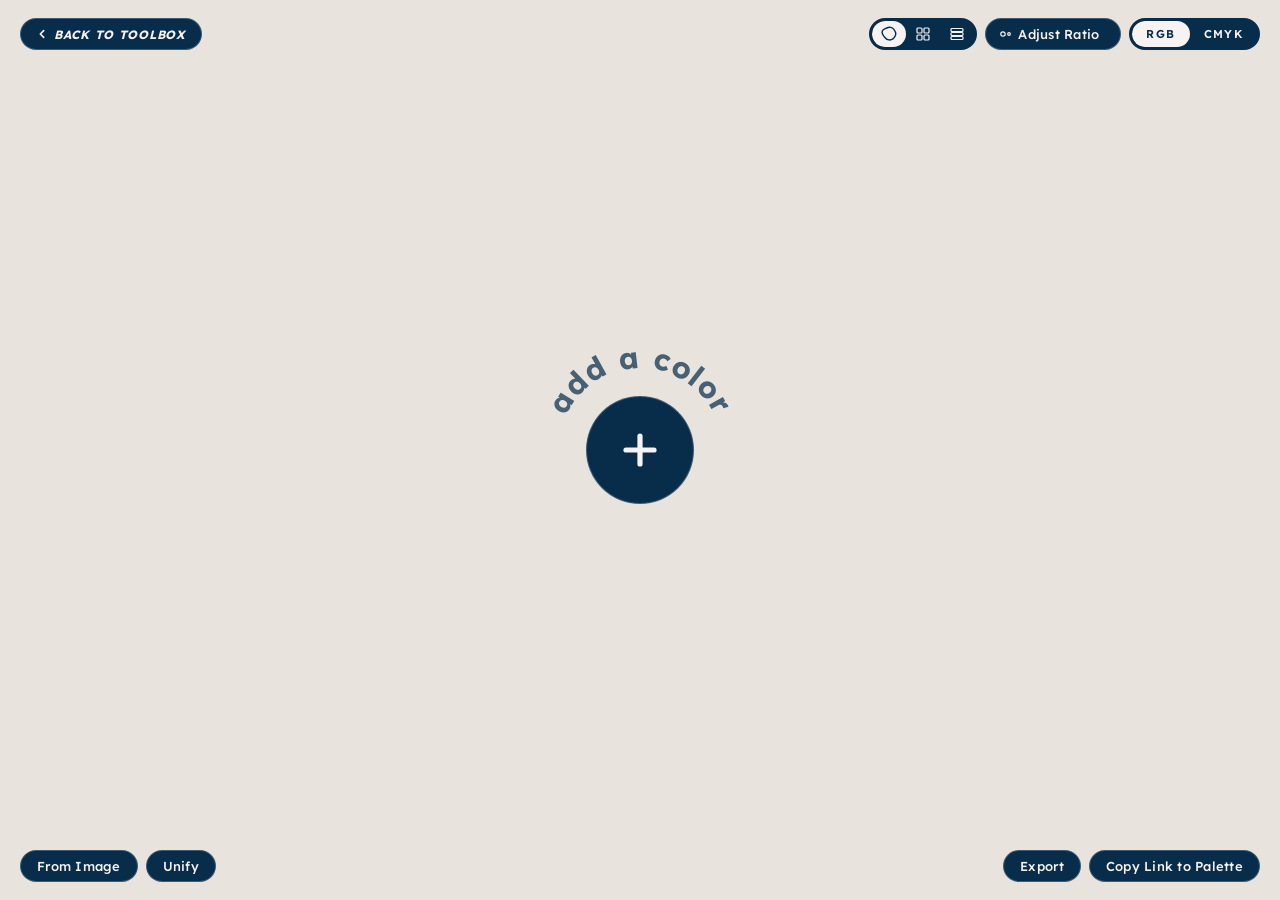
<file: toolbox/color-palette/index.html>
<!DOCTYPE html>
<html lang="en">
<head>
<meta charset="UTF-8">
<meta name="viewport" content="width=device-width, initial-scale=1">
<title>Color Palette Generator | Asherel</title>
<link rel="preconnect" href="https://fonts.googleapis.com">
<link rel="preconnect" href="https://fonts.gstatic.com" crossorigin>
<link href="https://fonts.googleapis.com/css2?family=Lexend:wght@300;400;500;600;700&family=Lexend+Zetta:wght@400;500;600;700&display=swap" rel="stylesheet">
<style>
html,body{margin:0;height:100%;overflow:hidden;background:#e8e4dd;font-family:'Lexend',system-ui,sans-serif}
#root{height:100%}
.home-link{position:fixed;top:18px;left:20px;z-index:50;display:inline-flex;align-items:center;gap:7px;height:32px;padding:0 16px;border-radius:999px;background:#082d4b;border:1px solid rgba(255,255,255,.22);color:#f6f3f2;font:italic 700 12px 'Lexend',system-ui,sans-serif;letter-spacing:.06em;text-transform:uppercase;text-decoration:none;transition:background .25s}
.home-link:hover{background:#0b3961}
.home-link:focus-visible{outline:2px solid #f6f3f2;outline-offset:2px}
</style>
</head>
<body>
<a class="home-link" href="../../#toolbox"><svg viewBox="0 0 12 12" width="10" height="10" fill="none" stroke="currentColor" stroke-width="2" stroke-linecap="round" stroke-linejoin="round" aria-hidden="true"><path d="M8 2L4 6l4 4"/></svg>Back to toolbox</a>
<div id="root"></div>
<script>(()=>{var Bd=Object.create;var Ds=Object.defineProperty;var Ad=Object.getOwnPropertyDescriptor;var Wd=Object.getOwnPropertyNames;var Hd=Object.getPrototypeOf,Vd=Object.prototype.hasOwnProperty;var pt=(e,t)=>()=>{try{return t||e((t={exports:{}}).exports,t),t.exports}catch(n){throw t=0,n}};var Qd=(e,t,n,r)=>{if(t&&typeof t=="object"||typeof t=="function")for(let l of Wd(t))!Vd.call(e,l)&&l!==n&&Ds(e,l,{get:()=>t[l],enumerable:!(r=Ad(t,l))||r.enumerable});return e};var Zt=(e,t,n)=>(n=e!=null?Bd(Hd(e)):{},Qd(t||!e||!e.__esModule?Ds(n,"default",{value:e,enumerable:!0}):n,e));var Ks=pt(W=>{"use strict";var nr=Symbol.for("react.element"),Kd=Symbol.for("react.portal"),Yd=Symbol.for("react.fragment"),Xd=Symbol.for("react.strict_mode"),Gd=Symbol.for("react.profiler"),Zd=Symbol.for("react.provider"),Jd=Symbol.for("react.context"),qd=Symbol.for("react.forward_ref"),bd=Symbol.for("react.suspense"),ep=Symbol.for("react.memo"),tp=Symbol.for("react.lazy"),Fs=Symbol.iterator;function np(e){return e===null||typeof e!="object"?null:(e=Fs&&e[Fs]||e["@@iterator"],typeof e=="function"?e:null)}var $s={isMounted:function(){return!1},enqueueForceUpdate:function(){},enqueueReplaceState:function(){},enqueueSetState:function(){}},Us=Object.assign,Bs={};function wn(e,t,n){this.props=e,this.context=t,this.refs=Bs,this.updater=n||$s}wn.prototype.isReactComponent={};wn.prototype.setState=function(e,t){if(typeof e!="object"&&typeof e!="function"&&e!=null)throw Error("setState(...): takes an object of state variables to update or a function which returns an object of state variables.");this.updater.enqueueSetState(this,e,t,"setState")};wn.prototype.forceUpdate=function(e){this.updater.enqueueForceUpdate(this,e,"forceUpdate")};function As(){}As.prototype=wn.prototype;function Ko(e,t,n){this.props=e,this.context=t,this.refs=Bs,this.updater=n||$s}var Yo=Ko.prototype=new As;Yo.constructor=Ko;Us(Yo,wn.prototype);Yo.isPureReactComponent=!0;var Os=Array.isArray,Ws=Object.prototype.hasOwnProperty,Xo={current:null},Hs={key:!0,ref:!0,__self:!0,__source:!0};function Vs(e,t,n){var r,l={},o=null,i=null;if(t!=null)for(r in t.ref!==void 0&&(i=t.ref),t.key!==void 0&&(o=""+t.key),t)Ws.call(t,r)&&!Hs.hasOwnProperty(r)&&(l[r]=t[r]);var u=arguments.length-2;if(u===1)l.children=n;else if(1<u){for(var s=Array(u),a=0;a<u;a++)s[a]=arguments[a+2];l.children=s}if(e&&e.defaultProps)for(r in u=e.defaultProps,u)l[r]===void 0&&(l[r]=u[r]);return{$$typeof:nr,type:e,key:o,ref:i,props:l,_owner:Xo.current}}function rp(e,t){return{$$typeof:nr,type:e.type,key:t,ref:e.ref,props:e.props,_owner:e._owner}}function Go(e){return typeof e=="object"&&e!==null&&e.$$typeof===nr}function lp(e){var t={"=":"=0",":":"=2"};return"$"+e.replace(/[=:]/g,function(n){return t[n]})}var js=/\/+/g;function Qo(e,t){return typeof e=="object"&&e!==null&&e.key!=null?lp(""+e.key):t.toString(36)}function sl(e,t,n,r,l){var o=typeof e;(o==="undefined"||o==="boolean")&&(e=null);var i=!1;if(e===null)i=!0;else switch(o){case"string":case"number":i=!0;break;case"object":switch(e.$$typeof){case nr:case Kd:i=!0}}if(i)return i=e,l=l(i),e=r===""?"."+Qo(i,0):r,Os(l)?(n="",e!=null&&(n=e.replace(js,"$&/")+"/"),sl(l,t,n,"",function(a){return a})):l!=null&&(Go(l)&&(l=rp(l,n+(!l.key||i&&i.key===l.key?"":(""+l.key).replace(js,"$&/")+"/")+e)),t.push(l)),1;if(i=0,r=r===""?".":r+":",Os(e))for(var u=0;u<e.length;u++){o=e[u];var s=r+Qo(o,u);i+=sl(o,t,n,s,l)}else if(s=np(e),typeof s=="function")for(e=s.call(e),u=0;!(o=e.next()).done;)o=o.value,s=r+Qo(o,u++),i+=sl(o,t,n,s,l);else if(o==="object")throw t=String(e),Error("Objects are not valid as a React child (found: "+(t==="[object Object]"?"object with keys {"+Object.keys(e).join(", ")+"}":t)+"). If you meant to render a collection of children, use an array instead.");return i}function ul(e,t,n){if(e==null)return e;var r=[],l=0;return sl(e,r,"","",function(o){return t.call(n,o,l++)}),r}function op(e){if(e._status===-1){var t=e._result;t=t(),t.then(function(n){(e._status===0||e._status===-1)&&(e._status=1,e._result=n)},function(n){(e._status===0||e._status===-1)&&(e._status=2,e._result=n)}),e._status===-1&&(e._status=0,e._result=t)}if(e._status===1)return e._result.default;throw e._result}var Ee={current:null},al={transition:null},ip={ReactCurrentDispatcher:Ee,ReactCurrentBatchConfig:al,ReactCurrentOwner:Xo};function Qs(){throw Error("act(...) is not supported in production builds of React.")}W.Children={map:ul,forEach:function(e,t,n){ul(e,function(){t.apply(this,arguments)},n)},count:function(e){var t=0;return ul(e,function(){t++}),t},toArray:function(e){return ul(e,function(t){return t})||[]},only:function(e){if(!Go(e))throw Error("React.Children.only expected to receive a single React element child.");return e}};W.Component=wn;W.Fragment=Yd;W.Profiler=Gd;W.PureComponent=Ko;W.StrictMode=Xd;W.Suspense=bd;W.__SECRET_INTERNALS_DO_NOT_USE_OR_YOU_WILL_BE_FIRED=ip;W.act=Qs;W.cloneElement=function(e,t,n){if(e==null)throw Error("React.cloneElement(...): The argument must be a React element, but you passed "+e+".");var r=Us({},e.props),l=e.key,o=e.ref,i=e._owner;if(t!=null){if(t.ref!==void 0&&(o=t.ref,i=Xo.current),t.key!==void 0&&(l=""+t.key),e.type&&e.type.defaultProps)var u=e.type.defaultProps;for(s in t)Ws.call(t,s)&&!Hs.hasOwnProperty(s)&&(r[s]=t[s]===void 0&&u!==void 0?u[s]:t[s])}var s=arguments.length-2;if(s===1)r.children=n;else if(1<s){u=Array(s);for(var a=0;a<s;a++)u[a]=arguments[a+2];r.children=u}return{$$typeof:nr,type:e.type,key:l,ref:o,props:r,_owner:i}};W.createContext=function(e){return e={$$typeof:Jd,_currentValue:e,_currentValue2:e,_threadCount:0,Provider:null,Consumer:null,_defaultValue:null,_globalName:null},e.Provider={$$typeof:Zd,_context:e},e.Consumer=e};W.createElement=Vs;W.createFactory=function(e){var t=Vs.bind(null,e);return t.type=e,t};W.createRef=function(){return{current:null}};W.forwardRef=function(e){return{$$typeof:qd,render:e}};W.isValidElement=Go;W.lazy=function(e){return{$$typeof:tp,_payload:{_status:-1,_result:e},_init:op}};W.memo=function(e,t){return{$$typeof:ep,type:e,compare:t===void 0?null:t}};W.startTransition=function(e){var t=al.transition;al.transition={};try{e()}finally{al.transition=t}};W.unstable_act=Qs;W.useCallback=function(e,t){return Ee.current.useCallback(e,t)};W.useContext=function(e){return Ee.current.useContext(e)};W.useDebugValue=function(){};W.useDeferredValue=function(e){return Ee.current.useDeferredValue(e)};W.useEffect=function(e,t){return Ee.current.useEffect(e,t)};W.useId=function(){return Ee.current.useId()};W.useImperativeHandle=function(e,t,n){return Ee.current.useImperativeHandle(e,t,n)};W.useInsertionEffect=function(e,t){return Ee.current.useInsertionEffect(e,t)};W.useLayoutEffect=function(e,t){return Ee.current.useLayoutEffect(e,t)};W.useMemo=function(e,t){return Ee.current.useMemo(e,t)};W.useReducer=function(e,t,n){return Ee.current.useReducer(e,t,n)};W.useRef=function(e){return Ee.current.useRef(e)};W.useState=function(e){return Ee.current.useState(e)};W.useSyncExternalStore=function(e,t,n){return Ee.current.useSyncExternalStore(e,t,n)};W.useTransition=function(){return Ee.current.useTransition()};W.version="18.3.1"});var rr=pt((zh,Ys)=>{"use strict";Ys.exports=Ks()});var ra=pt(Y=>{"use strict";function bo(e,t){var n=e.length;e.push(t);e:for(;0<n;){var r=n-1>>>1,l=e[r];if(0<cl(l,t))e[r]=t,e[n]=l,n=r;else break e}}function Ke(e){return e.length===0?null:e[0]}function dl(e){if(e.length===0)return null;var t=e[0],n=e.pop();if(n!==t){e[0]=n;e:for(var r=0,l=e.length,o=l>>>1;r<o;){var i=2*(r+1)-1,u=e[i],s=i+1,a=e[s];if(0>cl(u,n))s<l&&0>cl(a,u)?(e[r]=a,e[s]=n,r=s):(e[r]=u,e[i]=n,r=i);else if(s<l&&0>cl(a,n))e[r]=a,e[s]=n,r=s;else break e}}return t}function cl(e,t){var n=e.sortIndex-t.sortIndex;return n!==0?n:e.id-t.id}typeof performance=="object"&&typeof performance.now=="function"?(Xs=performance,Y.unstable_now=function(){return Xs.now()}):(Zo=Date,Gs=Zo.now(),Y.unstable_now=function(){return Zo.now()-Gs});var Xs,Zo,Gs,tt=[],Nt=[],up=1,Ue=null,ve=3,pl=!1,Jt=!1,or=!1,qs=typeof setTimeout=="function"?setTimeout:null,bs=typeof clearTimeout=="function"?clearTimeout:null,Zs=typeof setImmediate<"u"?setImmediate:null;typeof navigator<"u"&&navigator.scheduling!==void 0&&navigator.scheduling.isInputPending!==void 0&&navigator.scheduling.isInputPending.bind(navigator.scheduling);function ei(e){for(var t=Ke(Nt);t!==null;){if(t.callback===null)dl(Nt);else if(t.startTime<=e)dl(Nt),t.sortIndex=t.expirationTime,bo(tt,t);else break;t=Ke(Nt)}}function ti(e){if(or=!1,ei(e),!Jt)if(Ke(tt)!==null)Jt=!0,ri(ni);else{var t=Ke(Nt);t!==null&&li(ti,t.startTime-e)}}function ni(e,t){Jt=!1,or&&(or=!1,bs(ir),ir=-1),pl=!0;var n=ve;try{for(ei(t),Ue=Ke(tt);Ue!==null&&(!(Ue.expirationTime>t)||e&&!na());){var r=Ue.callback;if(typeof r=="function"){Ue.callback=null,ve=Ue.priorityLevel;var l=r(Ue.expirationTime<=t);t=Y.unstable_now(),typeof l=="function"?Ue.callback=l:Ue===Ke(tt)&&dl(tt),ei(t)}else dl(tt);Ue=Ke(tt)}if(Ue!==null)var o=!0;else{var i=Ke(Nt);i!==null&&li(ti,i.startTime-t),o=!1}return o}finally{Ue=null,ve=n,pl=!1}}var hl=!1,fl=null,ir=-1,ea=5,ta=-1;function na(){return!(Y.unstable_now()-ta<ea)}function Jo(){if(fl!==null){var e=Y.unstable_now();ta=e;var t=!0;try{t=fl(!0,e)}finally{t?lr():(hl=!1,fl=null)}}else hl=!1}var lr;typeof Zs=="function"?lr=function(){Zs(Jo)}:typeof MessageChannel<"u"?(qo=new MessageChannel,Js=qo.port2,qo.port1.onmessage=Jo,lr=function(){Js.postMessage(null)}):lr=function(){qs(Jo,0)};var qo,Js;function ri(e){fl=e,hl||(hl=!0,lr())}function li(e,t){ir=qs(function(){e(Y.unstable_now())},t)}Y.unstable_IdlePriority=5;Y.unstable_ImmediatePriority=1;Y.unstable_LowPriority=4;Y.unstable_NormalPriority=3;Y.unstable_Profiling=null;Y.unstable_UserBlockingPriority=2;Y.unstable_cancelCallback=function(e){e.callback=null};Y.unstable_continueExecution=function(){Jt||pl||(Jt=!0,ri(ni))};Y.unstable_forceFrameRate=function(e){0>e||125<e?console.error("forceFrameRate takes a positive int between 0 and 125, forcing frame rates higher than 125 fps is not supported"):ea=0<e?Math.floor(1e3/e):5};Y.unstable_getCurrentPriorityLevel=function(){return ve};Y.unstable_getFirstCallbackNode=function(){return Ke(tt)};Y.unstable_next=function(e){switch(ve){case 1:case 2:case 3:var t=3;break;default:t=ve}var n=ve;ve=t;try{return e()}finally{ve=n}};Y.unstable_pauseExecution=function(){};Y.unstable_requestPaint=function(){};Y.unstable_runWithPriority=function(e,t){switch(e){case 1:case 2:case 3:case 4:case 5:break;default:e=3}var n=ve;ve=e;try{return t()}finally{ve=n}};Y.unstable_scheduleCallback=function(e,t,n){var r=Y.unstable_now();switch(typeof n=="object"&&n!==null?(n=n.delay,n=typeof n=="number"&&0<n?r+n:r):n=r,e){case 1:var l=-1;break;case 2:l=250;break;case 5:l=1073741823;break;case 4:l=1e4;break;default:l=5e3}return l=n+l,e={id:up++,callback:t,priorityLevel:e,startTime:n,expirationTime:l,sortIndex:-1},n>r?(e.sortIndex=n,bo(Nt,e),Ke(tt)===null&&e===Ke(Nt)&&(or?(bs(ir),ir=-1):or=!0,li(ti,n-r))):(e.sortIndex=l,bo(tt,e),Jt||pl||(Jt=!0,ri(ni))),e};Y.unstable_shouldYield=na;Y.unstable_wrapCallback=function(e){var t=ve;return function(){var n=ve;ve=t;try{return e.apply(this,arguments)}finally{ve=n}}}});var oa=pt((Lh,la)=>{"use strict";la.exports=ra()});var cd=pt($e=>{"use strict";var sp=rr(),Oe=oa();function _(e){for(var t="https://reactjs.org/docs/error-decoder.html?invariant="+e,n=1;n<arguments.length;n++)t+="&args[]="+encodeURIComponent(arguments[n]);return"Minified React error #"+e+"; visit "+t+" for the full message or use the non-minified dev environment for full errors and additional helpful warnings."}var dc=new Set,Nr={};function fn(e,t){Bn(e,t),Bn(e+"Capture",t)}function Bn(e,t){for(Nr[e]=t,e=0;e<t.length;e++)dc.add(t[e])}var wt=!(typeof window>"u"||typeof window.document>"u"||typeof window.document.createElement>"u"),Pi=Object.prototype.hasOwnProperty,ap=/^[:A-Z_a-z\u00C0-\u00D6\u00D8-\u00F6\u00F8-\u02FF\u0370-\u037D\u037F-\u1FFF\u200C-\u200D\u2070-\u218F\u2C00-\u2FEF\u3001-\uD7FF\uF900-\uFDCF\uFDF0-\uFFFD][:A-Z_a-z\u00C0-\u00D6\u00D8-\u00F6\u00F8-\u02FF\u0370-\u037D\u037F-\u1FFF\u200C-\u200D\u2070-\u218F\u2C00-\u2FEF\u3001-\uD7FF\uF900-\uFDCF\uFDF0-\uFFFD\-.0-9\u00B7\u0300-\u036F\u203F-\u2040]*$/,ia={},ua={};function cp(e){return Pi.call(ua,e)?!0:Pi.call(ia,e)?!1:ap.test(e)?ua[e]=!0:(ia[e]=!0,!1)}function fp(e,t,n,r){if(n!==null&&n.type===0)return!1;switch(typeof t){case"function":case"symbol":return!0;case"boolean":return r?!1:n!==null?!n.acceptsBooleans:(e=e.toLowerCase().slice(0,5),e!=="data-"&&e!=="aria-");default:return!1}}function dp(e,t,n,r){if(t===null||typeof t>"u"||fp(e,t,n,r))return!0;if(r)return!1;if(n!==null)switch(n.type){case 3:return!t;case 4:return t===!1;case 5:return isNaN(t);case 6:return isNaN(t)||1>t}return!1}function Pe(e,t,n,r,l,o,i){this.acceptsBooleans=t===2||t===3||t===4,this.attributeName=r,this.attributeNamespace=l,this.mustUseProperty=n,this.propertyName=e,this.type=t,this.sanitizeURL=o,this.removeEmptyString=i}var pe={};"children dangerouslySetInnerHTML defaultValue defaultChecked innerHTML suppressContentEditableWarning suppressHydrationWarning style".split(" ").forEach(function(e){pe[e]=new Pe(e,0,!1,e,null,!1,!1)});[["acceptCharset","accept-charset"],["className","class"],["htmlFor","for"],["httpEquiv","http-equiv"]].forEach(function(e){var t=e[0];pe[t]=new Pe(t,1,!1,e[1],null,!1,!1)});["contentEditable","draggable","spellCheck","value"].forEach(function(e){pe[e]=new Pe(e,2,!1,e.toLowerCase(),null,!1,!1)});["autoReverse","externalResourcesRequired","focusable","preserveAlpha"].forEach(function(e){pe[e]=new Pe(e,2,!1,e,null,!1,!1)});"allowFullScreen async autoFocus autoPlay controls default defer disabled disablePictureInPicture disableRemotePlayback formNoValidate hidden loop noModule noValidate open playsInline readOnly required reversed scoped seamless itemScope".split(" ").forEach(function(e){pe[e]=new Pe(e,3,!1,e.toLowerCase(),null,!1,!1)});["checked","multiple","muted","selected"].forEach(function(e){pe[e]=new Pe(e,3,!0,e,null,!1,!1)});["capture","download"].forEach(function(e){pe[e]=new Pe(e,4,!1,e,null,!1,!1)});["cols","rows","size","span"].forEach(function(e){pe[e]=new Pe(e,6,!1,e,null,!1,!1)});["rowSpan","start"].forEach(function(e){pe[e]=new Pe(e,5,!1,e.toLowerCase(),null,!1,!1)});var wu=/[\-:]([a-z])/g;function xu(e){return e[1].toUpperCase()}"accent-height alignment-baseline arabic-form baseline-shift cap-height clip-path clip-rule color-interpolation color-interpolation-filters color-profile color-rendering dominant-baseline enable-background fill-opacity fill-rule flood-color flood-opacity font-family font-size font-size-adjust font-stretch font-style font-variant font-weight glyph-name glyph-orientation-horizontal glyph-orientation-vertical horiz-adv-x horiz-origin-x image-rendering letter-spacing lighting-color marker-end marker-mid marker-start overline-position overline-thickness paint-order panose-1 pointer-events rendering-intent shape-rendering stop-color stop-opacity strikethrough-position strikethrough-thickness stroke-dasharray stroke-dashoffset stroke-linecap stroke-linejoin stroke-miterlimit stroke-opacity stroke-width text-anchor text-decoration text-rendering underline-position underline-thickness unicode-bidi unicode-range units-per-em v-alphabetic v-hanging v-ideographic v-mathematical vector-effect vert-adv-y vert-origin-x vert-origin-y word-spacing writing-mode xmlns:xlink x-height".split(" ").forEach(function(e){var t=e.replace(wu,xu);pe[t]=new Pe(t,1,!1,e,null,!1,!1)});"xlink:actuate xlink:arcrole xlink:role xlink:show xlink:title xlink:type".split(" ").forEach(function(e){var t=e.replace(wu,xu);pe[t]=new Pe(t,1,!1,e,"http://www.w3.org/1999/xlink",!1,!1)});["xml:base","xml:lang","xml:space"].forEach(function(e){var t=e.replace(wu,xu);pe[t]=new Pe(t,1,!1,e,"http://www.w3.org/XML/1998/namespace",!1,!1)});["tabIndex","crossOrigin"].forEach(function(e){pe[e]=new Pe(e,1,!1,e.toLowerCase(),null,!1,!1)});pe.xlinkHref=new Pe("xlinkHref",1,!1,"xlink:href","http://www.w3.org/1999/xlink",!0,!1);["src","href","action","formAction"].forEach(function(e){pe[e]=new Pe(e,1,!1,e.toLowerCase(),null,!0,!0)});function ku(e,t,n,r){var l=pe.hasOwnProperty(t)?pe[t]:null;(l!==null?l.type!==0:r||!(2<t.length)||t[0]!=="o"&&t[0]!=="O"||t[1]!=="n"&&t[1]!=="N")&&(dp(t,n,l,r)&&(n=null),r||l===null?cp(t)&&(n===null?e.removeAttribute(t):e.setAttribute(t,""+n)):l.mustUseProperty?e[l.propertyName]=n===null?l.type===3?!1:"":n:(t=l.attributeName,r=l.attributeNamespace,n===null?e.removeAttribute(t):(l=l.type,n=l===3||l===4&&n===!0?"":""+n,r?e.setAttributeNS(r,t,n):e.setAttribute(t,n))))}var Ct=sp.__SECRET_INTERNALS_DO_NOT_USE_OR_YOU_WILL_BE_FIRED,ml=Symbol.for("react.element"),Sn=Symbol.for("react.portal"),Cn=Symbol.for("react.fragment"),Su=Symbol.for("react.strict_mode"),Ni=Symbol.for("react.profiler"),pc=Symbol.for("react.provider"),hc=Symbol.for("react.context"),Cu=Symbol.for("react.forward_ref"),zi=Symbol.for("react.suspense"),Ri=Symbol.for("react.suspense_list"),Eu=Symbol.for("react.memo"),Rt=Symbol.for("react.lazy"),mc=Symbol.for("react.offscreen"),sa=Symbol.iterator;function ur(e){return e===null||typeof e!="object"?null:(e=sa&&e[sa]||e["@@iterator"],typeof e=="function"?e:null)}var ee=Object.assign,oi;function mr(e){if(oi===void 0)try{throw Error()}catch(n){var t=n.stack.trim().match(/\n( *(at )?)/);oi=t&&t[1]||""}return`
`+oi+e}var ii=!1;function ui(e,t){if(!e||ii)return"";ii=!0;var n=Error.prepareStackTrace;Error.prepareStackTrace=void 0;try{if(t)if(t=function(){throw Error()},Object.defineProperty(t.prototype,"props",{set:function(){throw Error()}}),typeof Reflect=="object"&&Reflect.construct){try{Reflect.construct(t,[])}catch(a){var r=a}Reflect.construct(e,[],t)}else{try{t.call()}catch(a){r=a}e.call(t.prototype)}else{try{throw Error()}catch(a){r=a}e()}}catch(a){if(a&&r&&typeof a.stack=="string"){for(var l=a.stack.split(`
`),o=r.stack.split(`
`),i=l.length-1,u=o.length-1;1<=i&&0<=u&&l[i]!==o[u];)u--;for(;1<=i&&0<=u;i--,u--)if(l[i]!==o[u]){if(i!==1||u!==1)do if(i--,u--,0>u||l[i]!==o[u]){var s=`
`+l[i].replace(" at new "," at ");return e.displayName&&s.includes("<anonymous>")&&(s=s.replace("<anonymous>",e.displayName)),s}while(1<=i&&0<=u);break}}}finally{ii=!1,Error.prepareStackTrace=n}return(e=e?e.displayName||e.name:"")?mr(e):""}function pp(e){switch(e.tag){case 5:return mr(e.type);case 16:return mr("Lazy");case 13:return mr("Suspense");case 19:return mr("SuspenseList");case 0:case 2:case 15:return e=ui(e.type,!1),e;case 11:return e=ui(e.type.render,!1),e;case 1:return e=ui(e.type,!0),e;default:return""}}function Li(e){if(e==null)return null;if(typeof e=="function")return e.displayName||e.name||null;if(typeof e=="string")return e;switch(e){case Cn:return"Fragment";case Sn:return"Portal";case Ni:return"Profiler";case Su:return"StrictMode";case zi:return"Suspense";case Ri:return"SuspenseList"}if(typeof e=="object")switch(e.$$typeof){case hc:return(e.displayName||"Context")+".Consumer";case pc:return(e._context.displayName||"Context")+".Provider";case Cu:var t=e.render;return e=e.displayName,e||(e=t.displayName||t.name||"",e=e!==""?"ForwardRef("+e+")":"ForwardRef"),e;case Eu:return t=e.displayName||null,t!==null?t:Li(e.type)||"Memo";case Rt:t=e._payload,e=e._init;try{return Li(e(t))}catch{}}return null}function hp(e){var t=e.type;switch(e.tag){case 24:return"Cache";case 9:return(t.displayName||"Context")+".Consumer";case 10:return(t._context.displayName||"Context")+".Provider";case 18:return"DehydratedFragment";case 11:return e=t.render,e=e.displayName||e.name||"",t.displayName||(e!==""?"ForwardRef("+e+")":"ForwardRef");case 7:return"Fragment";case 5:return t;case 4:return"Portal";case 3:return"Root";case 6:return"Text";case 16:return Li(t);case 8:return t===Su?"StrictMode":"Mode";case 22:return"Offscreen";case 12:return"Profiler";case 21:return"Scope";case 13:return"Suspense";case 19:return"SuspenseList";case 25:return"TracingMarker";case 1:case 0:case 17:case 2:case 14:case 15:if(typeof t=="function")return t.displayName||t.name||null;if(typeof t=="string")return t}return null}function Vt(e){switch(typeof e){case"boolean":case"number":case"string":case"undefined":return e;case"object":return e;default:return""}}function gc(e){var t=e.type;return(e=e.nodeName)&&e.toLowerCase()==="input"&&(t==="checkbox"||t==="radio")}function mp(e){var t=gc(e)?"checked":"value",n=Object.getOwnPropertyDescriptor(e.constructor.prototype,t),r=""+e[t];if(!e.hasOwnProperty(t)&&typeof n<"u"&&typeof n.get=="function"&&typeof n.set=="function"){var l=n.get,o=n.set;return Object.defineProperty(e,t,{configurable:!0,get:function(){return l.call(this)},set:function(i){r=""+i,o.call(this,i)}}),Object.defineProperty(e,t,{enumerable:n.enumerable}),{getValue:function(){return r},setValue:function(i){r=""+i},stopTracking:function(){e._valueTracker=null,delete e[t]}}}}function gl(e){e._valueTracker||(e._valueTracker=mp(e))}function vc(e){if(!e)return!1;var t=e._valueTracker;if(!t)return!0;var n=t.getValue(),r="";return e&&(r=gc(e)?e.checked?"true":"false":e.value),e=r,e!==n?(t.setValue(e),!0):!1}function Vl(e){if(e=e||(typeof document<"u"?document:void 0),typeof e>"u")return null;try{return e.activeElement||e.body}catch{return e.body}}function Ti(e,t){var n=t.checked;return ee({},t,{defaultChecked:void 0,defaultValue:void 0,value:void 0,checked:n??e._wrapperState.initialChecked})}function aa(e,t){var n=t.defaultValue==null?"":t.defaultValue,r=t.checked!=null?t.checked:t.defaultChecked;n=Vt(t.value!=null?t.value:n),e._wrapperState={initialChecked:r,initialValue:n,controlled:t.type==="checkbox"||t.type==="radio"?t.checked!=null:t.value!=null}}function yc(e,t){t=t.checked,t!=null&&ku(e,"checked",t,!1)}function Ii(e,t){yc(e,t);var n=Vt(t.value),r=t.type;if(n!=null)r==="number"?(n===0&&e.value===""||e.value!=n)&&(e.value=""+n):e.value!==""+n&&(e.value=""+n);else if(r==="submit"||r==="reset"){e.removeAttribute("value");return}t.hasOwnProperty("value")?Di(e,t.type,n):t.hasOwnProperty("defaultValue")&&Di(e,t.type,Vt(t.defaultValue)),t.checked==null&&t.defaultChecked!=null&&(e.defaultChecked=!!t.defaultChecked)}function ca(e,t,n){if(t.hasOwnProperty("value")||t.hasOwnProperty("defaultValue")){var r=t.type;if(!(r!=="submit"&&r!=="reset"||t.value!==void 0&&t.value!==null))return;t=""+e._wrapperState.initialValue,n||t===e.value||(e.value=t),e.defaultValue=t}n=e.name,n!==""&&(e.name=""),e.defaultChecked=!!e._wrapperState.initialChecked,n!==""&&(e.name=n)}function Di(e,t,n){(t!=="number"||Vl(e.ownerDocument)!==e)&&(n==null?e.defaultValue=""+e._wrapperState.initialValue:e.defaultValue!==""+n&&(e.defaultValue=""+n))}var gr=Array.isArray;function Dn(e,t,n,r){if(e=e.options,t){t={};for(var l=0;l<n.length;l++)t["$"+n[l]]=!0;for(n=0;n<e.length;n++)l=t.hasOwnProperty("$"+e[n].value),e[n].selected!==l&&(e[n].selected=l),l&&r&&(e[n].defaultSelected=!0)}else{for(n=""+Vt(n),t=null,l=0;l<e.length;l++){if(e[l].value===n){e[l].selected=!0,r&&(e[l].defaultSelected=!0);return}t!==null||e[l].disabled||(t=e[l])}t!==null&&(t.selected=!0)}}function Fi(e,t){if(t.dangerouslySetInnerHTML!=null)throw Error(_(91));return ee({},t,{value:void 0,defaultValue:void 0,children:""+e._wrapperState.initialValue})}function fa(e,t){var n=t.value;if(n==null){if(n=t.children,t=t.defaultValue,n!=null){if(t!=null)throw Error(_(92));if(gr(n)){if(1<n.length)throw Error(_(93));n=n[0]}t=n}t==null&&(t=""),n=t}e._wrapperState={initialValue:Vt(n)}}function wc(e,t){var n=Vt(t.value),r=Vt(t.defaultValue);n!=null&&(n=""+n,n!==e.value&&(e.value=n),t.defaultValue==null&&e.defaultValue!==n&&(e.defaultValue=n)),r!=null&&(e.defaultValue=""+r)}function da(e){var t=e.textContent;t===e._wrapperState.initialValue&&t!==""&&t!==null&&(e.value=t)}function xc(e){switch(e){case"svg":return"http://www.w3.org/2000/svg";case"math":return"http://www.w3.org/1998/Math/MathML";default:return"http://www.w3.org/1999/xhtml"}}function Oi(e,t){return e==null||e==="http://www.w3.org/1999/xhtml"?xc(t):e==="http://www.w3.org/2000/svg"&&t==="foreignObject"?"http://www.w3.org/1999/xhtml":e}var vl,kc=(function(e){return typeof MSApp<"u"&&MSApp.execUnsafeLocalFunction?function(t,n,r,l){MSApp.execUnsafeLocalFunction(function(){return e(t,n,r,l)})}:e})(function(e,t){if(e.namespaceURI!=="http://www.w3.org/2000/svg"||"innerHTML"in e)e.innerHTML=t;else{for(vl=vl||document.createElement("div"),vl.innerHTML="<svg>"+t.valueOf().toString()+"</svg>",t=vl.firstChild;e.firstChild;)e.removeChild(e.firstChild);for(;t.firstChild;)e.appendChild(t.firstChild)}});function zr(e,t){if(t){var n=e.firstChild;if(n&&n===e.lastChild&&n.nodeType===3){n.nodeValue=t;return}}e.textContent=t}var wr={animationIterationCount:!0,aspectRatio:!0,borderImageOutset:!0,borderImageSlice:!0,borderImageWidth:!0,boxFlex:!0,boxFlexGroup:!0,boxOrdinalGroup:!0,columnCount:!0,columns:!0,flex:!0,flexGrow:!0,flexPositive:!0,flexShrink:!0,flexNegative:!0,flexOrder:!0,gridArea:!0,gridRow:!0,gridRowEnd:!0,gridRowSpan:!0,gridRowStart:!0,gridColumn:!0,gridColumnEnd:!0,gridColumnSpan:!0,gridColumnStart:!0,fontWeight:!0,lineClamp:!0,lineHeight:!0,opacity:!0,order:!0,orphans:!0,tabSize:!0,widows:!0,zIndex:!0,zoom:!0,fillOpacity:!0,floodOpacity:!0,stopOpacity:!0,strokeDasharray:!0,strokeDashoffset:!0,strokeMiterlimit:!0,strokeOpacity:!0,strokeWidth:!0},gp=["Webkit","ms","Moz","O"];Object.keys(wr).forEach(function(e){gp.forEach(function(t){t=t+e.charAt(0).toUpperCase()+e.substring(1),wr[t]=wr[e]})});function Sc(e,t,n){return t==null||typeof t=="boolean"||t===""?"":n||typeof t!="number"||t===0||wr.hasOwnProperty(e)&&wr[e]?(""+t).trim():t+"px"}function Cc(e,t){e=e.style;for(var n in t)if(t.hasOwnProperty(n)){var r=n.indexOf("--")===0,l=Sc(n,t[n],r);n==="float"&&(n="cssFloat"),r?e.setProperty(n,l):e[n]=l}}var vp=ee({menuitem:!0},{area:!0,base:!0,br:!0,col:!0,embed:!0,hr:!0,img:!0,input:!0,keygen:!0,link:!0,meta:!0,param:!0,source:!0,track:!0,wbr:!0});function ji(e,t){if(t){if(vp[e]&&(t.children!=null||t.dangerouslySetInnerHTML!=null))throw Error(_(137,e));if(t.dangerouslySetInnerHTML!=null){if(t.children!=null)throw Error(_(60));if(typeof t.dangerouslySetInnerHTML!="object"||!("__html"in t.dangerouslySetInnerHTML))throw Error(_(61))}if(t.style!=null&&typeof t.style!="object")throw Error(_(62))}}function $i(e,t){if(e.indexOf("-")===-1)return typeof t.is=="string";switch(e){case"annotation-xml":case"color-profile":case"font-face":case"font-face-src":case"font-face-uri":case"font-face-format":case"font-face-name":case"missing-glyph":return!1;default:return!0}}var Ui=null;function Mu(e){return e=e.target||e.srcElement||window,e.correspondingUseElement&&(e=e.correspondingUseElement),e.nodeType===3?e.parentNode:e}var Bi=null,Fn=null,On=null;function pa(e){if(e=Yr(e)){if(typeof Bi!="function")throw Error(_(280));var t=e.stateNode;t&&(t=wo(t),Bi(e.stateNode,e.type,t))}}function Ec(e){Fn?On?On.push(e):On=[e]:Fn=e}function Mc(){if(Fn){var e=Fn,t=On;if(On=Fn=null,pa(e),t)for(e=0;e<t.length;e++)pa(t[e])}}function _c(e,t){return e(t)}function Pc(){}var si=!1;function Nc(e,t,n){if(si)return e(t,n);si=!0;try{return _c(e,t,n)}finally{si=!1,(Fn!==null||On!==null)&&(Pc(),Mc())}}function Rr(e,t){var n=e.stateNode;if(n===null)return null;var r=wo(n);if(r===null)return null;n=r[t];e:switch(t){case"onClick":case"onClickCapture":case"onDoubleClick":case"onDoubleClickCapture":case"onMouseDown":case"onMouseDownCapture":case"onMouseMove":case"onMouseMoveCapture":case"onMouseUp":case"onMouseUpCapture":case"onMouseEnter":(r=!r.disabled)||(e=e.type,r=!(e==="button"||e==="input"||e==="select"||e==="textarea")),e=!r;break e;default:e=!1}if(e)return null;if(n&&typeof n!="function")throw Error(_(231,t,typeof n));return n}var Ai=!1;if(wt)try{xn={},Object.defineProperty(xn,"passive",{get:function(){Ai=!0}}),window.addEventListener("test",xn,xn),window.removeEventListener("test",xn,xn)}catch{Ai=!1}var xn;function yp(e,t,n,r,l,o,i,u,s){var a=Array.prototype.slice.call(arguments,3);try{t.apply(n,a)}catch(m){this.onError(m)}}var xr=!1,Ql=null,Kl=!1,Wi=null,wp={onError:function(e){xr=!0,Ql=e}};function xp(e,t,n,r,l,o,i,u,s){xr=!1,Ql=null,yp.apply(wp,arguments)}function kp(e,t,n,r,l,o,i,u,s){if(xp.apply(this,arguments),xr){if(xr){var a=Ql;xr=!1,Ql=null}else throw Error(_(198));Kl||(Kl=!0,Wi=a)}}function dn(e){var t=e,n=e;if(e.alternate)for(;t.return;)t=t.return;else{e=t;do t=e,(t.flags&4098)!==0&&(n=t.return),e=t.return;while(e)}return t.tag===3?n:null}function zc(e){if(e.tag===13){var t=e.memoizedState;if(t===null&&(e=e.alternate,e!==null&&(t=e.memoizedState)),t!==null)return t.dehydrated}return null}function ha(e){if(dn(e)!==e)throw Error(_(188))}function Sp(e){var t=e.alternate;if(!t){if(t=dn(e),t===null)throw Error(_(188));return t!==e?null:e}for(var n=e,r=t;;){var l=n.return;if(l===null)break;var o=l.alternate;if(o===null){if(r=l.return,r!==null){n=r;continue}break}if(l.child===o.child){for(o=l.child;o;){if(o===n)return ha(l),e;if(o===r)return ha(l),t;o=o.sibling}throw Error(_(188))}if(n.return!==r.return)n=l,r=o;else{for(var i=!1,u=l.child;u;){if(u===n){i=!0,n=l,r=o;break}if(u===r){i=!0,r=l,n=o;break}u=u.sibling}if(!i){for(u=o.child;u;){if(u===n){i=!0,n=o,r=l;break}if(u===r){i=!0,r=o,n=l;break}u=u.sibling}if(!i)throw Error(_(189))}}if(n.alternate!==r)throw Error(_(190))}if(n.tag!==3)throw Error(_(188));return n.stateNode.current===n?e:t}function Rc(e){return e=Sp(e),e!==null?Lc(e):null}function Lc(e){if(e.tag===5||e.tag===6)return e;for(e=e.child;e!==null;){var t=Lc(e);if(t!==null)return t;e=e.sibling}return null}var Tc=Oe.unstable_scheduleCallback,ma=Oe.unstable_cancelCallback,Cp=Oe.unstable_shouldYield,Ep=Oe.unstable_requestPaint,re=Oe.unstable_now,Mp=Oe.unstable_getCurrentPriorityLevel,_u=Oe.unstable_ImmediatePriority,Ic=Oe.unstable_UserBlockingPriority,Yl=Oe.unstable_NormalPriority,_p=Oe.unstable_LowPriority,Dc=Oe.unstable_IdlePriority,mo=null,ot=null;function Pp(e){if(ot&&typeof ot.onCommitFiberRoot=="function")try{ot.onCommitFiberRoot(mo,e,void 0,(e.current.flags&128)===128)}catch{}}var Je=Math.clz32?Math.clz32:Rp,Np=Math.log,zp=Math.LN2;function Rp(e){return e>>>=0,e===0?32:31-(Np(e)/zp|0)|0}var yl=64,wl=4194304;function vr(e){switch(e&-e){case 1:return 1;case 2:return 2;case 4:return 4;case 8:return 8;case 16:return 16;case 32:return 32;case 64:case 128:case 256:case 512:case 1024:case 2048:case 4096:case 8192:case 16384:case 32768:case 65536:case 131072:case 262144:case 524288:case 1048576:case 2097152:return e&4194240;case 4194304:case 8388608:case 16777216:case 33554432:case 67108864:return e&130023424;case 134217728:return 134217728;case 268435456:return 268435456;case 536870912:return 536870912;case 1073741824:return 1073741824;default:return e}}function Xl(e,t){var n=e.pendingLanes;if(n===0)return 0;var r=0,l=e.suspendedLanes,o=e.pingedLanes,i=n&268435455;if(i!==0){var u=i&~l;u!==0?r=vr(u):(o&=i,o!==0&&(r=vr(o)))}else i=n&~l,i!==0?r=vr(i):o!==0&&(r=vr(o));if(r===0)return 0;if(t!==0&&t!==r&&(t&l)===0&&(l=r&-r,o=t&-t,l>=o||l===16&&(o&4194240)!==0))return t;if((r&4)!==0&&(r|=n&16),t=e.entangledLanes,t!==0)for(e=e.entanglements,t&=r;0<t;)n=31-Je(t),l=1<<n,r|=e[n],t&=~l;return r}function Lp(e,t){switch(e){case 1:case 2:case 4:return t+250;case 8:case 16:case 32:case 64:case 128:case 256:case 512:case 1024:case 2048:case 4096:case 8192:case 16384:case 32768:case 65536:case 131072:case 262144:case 524288:case 1048576:case 2097152:return t+5e3;case 4194304:case 8388608:case 16777216:case 33554432:case 67108864:return-1;case 134217728:case 268435456:case 536870912:case 1073741824:return-1;default:return-1}}function Tp(e,t){for(var n=e.suspendedLanes,r=e.pingedLanes,l=e.expirationTimes,o=e.pendingLanes;0<o;){var i=31-Je(o),u=1<<i,s=l[i];s===-1?((u&n)===0||(u&r)!==0)&&(l[i]=Lp(u,t)):s<=t&&(e.expiredLanes|=u),o&=~u}}function Hi(e){return e=e.pendingLanes&-1073741825,e!==0?e:e&1073741824?1073741824:0}function Fc(){var e=yl;return yl<<=1,(yl&4194240)===0&&(yl=64),e}function ai(e){for(var t=[],n=0;31>n;n++)t.push(e);return t}function Qr(e,t,n){e.pendingLanes|=t,t!==536870912&&(e.suspendedLanes=0,e.pingedLanes=0),e=e.eventTimes,t=31-Je(t),e[t]=n}function Ip(e,t){var n=e.pendingLanes&~t;e.pendingLanes=t,e.suspendedLanes=0,e.pingedLanes=0,e.expiredLanes&=t,e.mutableReadLanes&=t,e.entangledLanes&=t,t=e.entanglements;var r=e.eventTimes;for(e=e.expirationTimes;0<n;){var l=31-Je(n),o=1<<l;t[l]=0,r[l]=-1,e[l]=-1,n&=~o}}function Pu(e,t){var n=e.entangledLanes|=t;for(e=e.entanglements;n;){var r=31-Je(n),l=1<<r;l&t|e[r]&t&&(e[r]|=t),n&=~l}}var K=0;function Oc(e){return e&=-e,1<e?4<e?(e&268435455)!==0?16:536870912:4:1}var jc,Nu,$c,Uc,Bc,Vi=!1,xl=[],Ot=null,jt=null,$t=null,Lr=new Map,Tr=new Map,Tt=[],Dp="mousedown mouseup touchcancel touchend touchstart auxclick dblclick pointercancel pointerdown pointerup dragend dragstart drop compositionend compositionstart keydown keypress keyup input textInput copy cut paste click change contextmenu reset submit".split(" ");function ga(e,t){switch(e){case"focusin":case"focusout":Ot=null;break;case"dragenter":case"dragleave":jt=null;break;case"mouseover":case"mouseout":$t=null;break;case"pointerover":case"pointerout":Lr.delete(t.pointerId);break;case"gotpointercapture":case"lostpointercapture":Tr.delete(t.pointerId)}}function sr(e,t,n,r,l,o){return e===null||e.nativeEvent!==o?(e={blockedOn:t,domEventName:n,eventSystemFlags:r,nativeEvent:o,targetContainers:[l]},t!==null&&(t=Yr(t),t!==null&&Nu(t)),e):(e.eventSystemFlags|=r,t=e.targetContainers,l!==null&&t.indexOf(l)===-1&&t.push(l),e)}function Fp(e,t,n,r,l){switch(t){case"focusin":return Ot=sr(Ot,e,t,n,r,l),!0;case"dragenter":return jt=sr(jt,e,t,n,r,l),!0;case"mouseover":return $t=sr($t,e,t,n,r,l),!0;case"pointerover":var o=l.pointerId;return Lr.set(o,sr(Lr.get(o)||null,e,t,n,r,l)),!0;case"gotpointercapture":return o=l.pointerId,Tr.set(o,sr(Tr.get(o)||null,e,t,n,r,l)),!0}return!1}function Ac(e){var t=en(e.target);if(t!==null){var n=dn(t);if(n!==null){if(t=n.tag,t===13){if(t=zc(n),t!==null){e.blockedOn=t,Bc(e.priority,function(){$c(n)});return}}else if(t===3&&n.stateNode.current.memoizedState.isDehydrated){e.blockedOn=n.tag===3?n.stateNode.containerInfo:null;return}}}e.blockedOn=null}function Dl(e){if(e.blockedOn!==null)return!1;for(var t=e.targetContainers;0<t.length;){var n=Qi(e.domEventName,e.eventSystemFlags,t[0],e.nativeEvent);if(n===null){n=e.nativeEvent;var r=new n.constructor(n.type,n);Ui=r,n.target.dispatchEvent(r),Ui=null}else return t=Yr(n),t!==null&&Nu(t),e.blockedOn=n,!1;t.shift()}return!0}function va(e,t,n){Dl(e)&&n.delete(t)}function Op(){Vi=!1,Ot!==null&&Dl(Ot)&&(Ot=null),jt!==null&&Dl(jt)&&(jt=null),$t!==null&&Dl($t)&&($t=null),Lr.forEach(va),Tr.forEach(va)}function ar(e,t){e.blockedOn===t&&(e.blockedOn=null,Vi||(Vi=!0,Oe.unstable_scheduleCallback(Oe.unstable_NormalPriority,Op)))}function Ir(e){function t(l){return ar(l,e)}if(0<xl.length){ar(xl[0],e);for(var n=1;n<xl.length;n++){var r=xl[n];r.blockedOn===e&&(r.blockedOn=null)}}for(Ot!==null&&ar(Ot,e),jt!==null&&ar(jt,e),$t!==null&&ar($t,e),Lr.forEach(t),Tr.forEach(t),n=0;n<Tt.length;n++)r=Tt[n],r.blockedOn===e&&(r.blockedOn=null);for(;0<Tt.length&&(n=Tt[0],n.blockedOn===null);)Ac(n),n.blockedOn===null&&Tt.shift()}var jn=Ct.ReactCurrentBatchConfig,Gl=!0;function jp(e,t,n,r){var l=K,o=jn.transition;jn.transition=null;try{K=1,zu(e,t,n,r)}finally{K=l,jn.transition=o}}function $p(e,t,n,r){var l=K,o=jn.transition;jn.transition=null;try{K=4,zu(e,t,n,r)}finally{K=l,jn.transition=o}}function zu(e,t,n,r){if(Gl){var l=Qi(e,t,n,r);if(l===null)gi(e,t,r,Zl,n),ga(e,r);else if(Fp(l,e,t,n,r))r.stopPropagation();else if(ga(e,r),t&4&&-1<Dp.indexOf(e)){for(;l!==null;){var o=Yr(l);if(o!==null&&jc(o),o=Qi(e,t,n,r),o===null&&gi(e,t,r,Zl,n),o===l)break;l=o}l!==null&&r.stopPropagation()}else gi(e,t,r,null,n)}}var Zl=null;function Qi(e,t,n,r){if(Zl=null,e=Mu(r),e=en(e),e!==null)if(t=dn(e),t===null)e=null;else if(n=t.tag,n===13){if(e=zc(t),e!==null)return e;e=null}else if(n===3){if(t.stateNode.current.memoizedState.isDehydrated)return t.tag===3?t.stateNode.containerInfo:null;e=null}else t!==e&&(e=null);return Zl=e,null}function Wc(e){switch(e){case"cancel":case"click":case"close":case"contextmenu":case"copy":case"cut":case"auxclick":case"dblclick":case"dragend":case"dragstart":case"drop":case"focusin":case"focusout":case"input":case"invalid":case"keydown":case"keypress":case"keyup":case"mousedown":case"mouseup":case"paste":case"pause":case"play":case"pointercancel":case"pointerdown":case"pointerup":case"ratechange":case"reset":case"resize":case"seeked":case"submit":case"touchcancel":case"touchend":case"touchstart":case"volumechange":case"change":case"selectionchange":case"textInput":case"compositionstart":case"compositionend":case"compositionupdate":case"beforeblur":case"afterblur":case"beforeinput":case"blur":case"fullscreenchange":case"focus":case"hashchange":case"popstate":case"select":case"selectstart":return 1;case"drag":case"dragenter":case"dragexit":case"dragleave":case"dragover":case"mousemove":case"mouseout":case"mouseover":case"pointermove":case"pointerout":case"pointerover":case"scroll":case"toggle":case"touchmove":case"wheel":case"mouseenter":case"mouseleave":case"pointerenter":case"pointerleave":return 4;case"message":switch(Mp()){case _u:return 1;case Ic:return 4;case Yl:case _p:return 16;case Dc:return 536870912;default:return 16}default:return 16}}var Dt=null,Ru=null,Fl=null;function Hc(){if(Fl)return Fl;var e,t=Ru,n=t.length,r,l="value"in Dt?Dt.value:Dt.textContent,o=l.length;for(e=0;e<n&&t[e]===l[e];e++);var i=n-e;for(r=1;r<=i&&t[n-r]===l[o-r];r++);return Fl=l.slice(e,1<r?1-r:void 0)}function Ol(e){var t=e.keyCode;return"charCode"in e?(e=e.charCode,e===0&&t===13&&(e=13)):e=t,e===10&&(e=13),32<=e||e===13?e:0}function kl(){return!0}function ya(){return!1}function je(e){function t(n,r,l,o,i){this._reactName=n,this._targetInst=l,this.type=r,this.nativeEvent=o,this.target=i,this.currentTarget=null;for(var u in e)e.hasOwnProperty(u)&&(n=e[u],this[u]=n?n(o):o[u]);return this.isDefaultPrevented=(o.defaultPrevented!=null?o.defaultPrevented:o.returnValue===!1)?kl:ya,this.isPropagationStopped=ya,this}return ee(t.prototype,{preventDefault:function(){this.defaultPrevented=!0;var n=this.nativeEvent;n&&(n.preventDefault?n.preventDefault():typeof n.returnValue!="unknown"&&(n.returnValue=!1),this.isDefaultPrevented=kl)},stopPropagation:function(){var n=this.nativeEvent;n&&(n.stopPropagation?n.stopPropagation():typeof n.cancelBubble!="unknown"&&(n.cancelBubble=!0),this.isPropagationStopped=kl)},persist:function(){},isPersistent:kl}),t}var Yn={eventPhase:0,bubbles:0,cancelable:0,timeStamp:function(e){return e.timeStamp||Date.now()},defaultPrevented:0,isTrusted:0},Lu=je(Yn),Kr=ee({},Yn,{view:0,detail:0}),Up=je(Kr),ci,fi,cr,go=ee({},Kr,{screenX:0,screenY:0,clientX:0,clientY:0,pageX:0,pageY:0,ctrlKey:0,shiftKey:0,altKey:0,metaKey:0,getModifierState:Tu,button:0,buttons:0,relatedTarget:function(e){return e.relatedTarget===void 0?e.fromElement===e.srcElement?e.toElement:e.fromElement:e.relatedTarget},movementX:function(e){return"movementX"in e?e.movementX:(e!==cr&&(cr&&e.type==="mousemove"?(ci=e.screenX-cr.screenX,fi=e.screenY-cr.screenY):fi=ci=0,cr=e),ci)},movementY:function(e){return"movementY"in e?e.movementY:fi}}),wa=je(go),Bp=ee({},go,{dataTransfer:0}),Ap=je(Bp),Wp=ee({},Kr,{relatedTarget:0}),di=je(Wp),Hp=ee({},Yn,{animationName:0,elapsedTime:0,pseudoElement:0}),Vp=je(Hp),Qp=ee({},Yn,{clipboardData:function(e){return"clipboardData"in e?e.clipboardData:window.clipboardData}}),Kp=je(Qp),Yp=ee({},Yn,{data:0}),xa=je(Yp),Xp={Esc:"Escape",Spacebar:" ",Left:"ArrowLeft",Up:"ArrowUp",Right:"ArrowRight",Down:"ArrowDown",Del:"Delete",Win:"OS",Menu:"ContextMenu",Apps:"ContextMenu",Scroll:"ScrollLock",MozPrintableKey:"Unidentified"},Gp={8:"Backspace",9:"Tab",12:"Clear",13:"Enter",16:"Shift",17:"Control",18:"Alt",19:"Pause",20:"CapsLock",27:"Escape",32:" ",33:"PageUp",34:"PageDown",35:"End",36:"Home",37:"ArrowLeft",38:"ArrowUp",39:"ArrowRight",40:"ArrowDown",45:"Insert",46:"Delete",112:"F1",113:"F2",114:"F3",115:"F4",116:"F5",117:"F6",118:"F7",119:"F8",120:"F9",121:"F10",122:"F11",123:"F12",144:"NumLock",145:"ScrollLock",224:"Meta"},Zp={Alt:"altKey",Control:"ctrlKey",Meta:"metaKey",Shift:"shiftKey"};function Jp(e){var t=this.nativeEvent;return t.getModifierState?t.getModifierState(e):(e=Zp[e])?!!t[e]:!1}function Tu(){return Jp}var qp=ee({},Kr,{key:function(e){if(e.key){var t=Xp[e.key]||e.key;if(t!=="Unidentified")return t}return e.type==="keypress"?(e=Ol(e),e===13?"Enter":String.fromCharCode(e)):e.type==="keydown"||e.type==="keyup"?Gp[e.keyCode]||"Unidentified":""},code:0,location:0,ctrlKey:0,shiftKey:0,altKey:0,metaKey:0,repeat:0,locale:0,getModifierState:Tu,charCode:function(e){return e.type==="keypress"?Ol(e):0},keyCode:function(e){return e.type==="keydown"||e.type==="keyup"?e.keyCode:0},which:function(e){return e.type==="keypress"?Ol(e):e.type==="keydown"||e.type==="keyup"?e.keyCode:0}}),bp=je(qp),e0=ee({},go,{pointerId:0,width:0,height:0,pressure:0,tangentialPressure:0,tiltX:0,tiltY:0,twist:0,pointerType:0,isPrimary:0}),ka=je(e0),t0=ee({},Kr,{touches:0,targetTouches:0,changedTouches:0,altKey:0,metaKey:0,ctrlKey:0,shiftKey:0,getModifierState:Tu}),n0=je(t0),r0=ee({},Yn,{propertyName:0,elapsedTime:0,pseudoElement:0}),l0=je(r0),o0=ee({},go,{deltaX:function(e){return"deltaX"in e?e.deltaX:"wheelDeltaX"in e?-e.wheelDeltaX:0},deltaY:function(e){return"deltaY"in e?e.deltaY:"wheelDeltaY"in e?-e.wheelDeltaY:"wheelDelta"in e?-e.wheelDelta:0},deltaZ:0,deltaMode:0}),i0=je(o0),u0=[9,13,27,32],Iu=wt&&"CompositionEvent"in window,kr=null;wt&&"documentMode"in document&&(kr=document.documentMode);var s0=wt&&"TextEvent"in window&&!kr,Vc=wt&&(!Iu||kr&&8<kr&&11>=kr),Sa=" ",Ca=!1;function Qc(e,t){switch(e){case"keyup":return u0.indexOf(t.keyCode)!==-1;case"keydown":return t.keyCode!==229;case"keypress":case"mousedown":case"focusout":return!0;default:return!1}}function Kc(e){return e=e.detail,typeof e=="object"&&"data"in e?e.data:null}var En=!1;function a0(e,t){switch(e){case"compositionend":return Kc(t);case"keypress":return t.which!==32?null:(Ca=!0,Sa);case"textInput":return e=t.data,e===Sa&&Ca?null:e;default:return null}}function c0(e,t){if(En)return e==="compositionend"||!Iu&&Qc(e,t)?(e=Hc(),Fl=Ru=Dt=null,En=!1,e):null;switch(e){case"paste":return null;case"keypress":if(!(t.ctrlKey||t.altKey||t.metaKey)||t.ctrlKey&&t.altKey){if(t.char&&1<t.char.length)return t.char;if(t.which)return String.fromCharCode(t.which)}return null;case"compositionend":return Vc&&t.locale!=="ko"?null:t.data;default:return null}}var f0={color:!0,date:!0,datetime:!0,"datetime-local":!0,email:!0,month:!0,number:!0,password:!0,range:!0,search:!0,tel:!0,text:!0,time:!0,url:!0,week:!0};function Ea(e){var t=e&&e.nodeName&&e.nodeName.toLowerCase();return t==="input"?!!f0[e.type]:t==="textarea"}function Yc(e,t,n,r){Ec(r),t=Jl(t,"onChange"),0<t.length&&(n=new Lu("onChange","change",null,n,r),e.push({event:n,listeners:t}))}var Sr=null,Dr=null;function d0(e){lf(e,0)}function vo(e){var t=Pn(e);if(vc(t))return e}function p0(e,t){if(e==="change")return t}var Xc=!1;wt&&(wt?(Cl="oninput"in document,Cl||(pi=document.createElement("div"),pi.setAttribute("oninput","return;"),Cl=typeof pi.oninput=="function"),Sl=Cl):Sl=!1,Xc=Sl&&(!document.documentMode||9<document.documentMode));var Sl,Cl,pi;function Ma(){Sr&&(Sr.detachEvent("onpropertychange",Gc),Dr=Sr=null)}function Gc(e){if(e.propertyName==="value"&&vo(Dr)){var t=[];Yc(t,Dr,e,Mu(e)),Nc(d0,t)}}function h0(e,t,n){e==="focusin"?(Ma(),Sr=t,Dr=n,Sr.attachEvent("onpropertychange",Gc)):e==="focusout"&&Ma()}function m0(e){if(e==="selectionchange"||e==="keyup"||e==="keydown")return vo(Dr)}function g0(e,t){if(e==="click")return vo(t)}function v0(e,t){if(e==="input"||e==="change")return vo(t)}function y0(e,t){return e===t&&(e!==0||1/e===1/t)||e!==e&&t!==t}var be=typeof Object.is=="function"?Object.is:y0;function Fr(e,t){if(be(e,t))return!0;if(typeof e!="object"||e===null||typeof t!="object"||t===null)return!1;var n=Object.keys(e),r=Object.keys(t);if(n.length!==r.length)return!1;for(r=0;r<n.length;r++){var l=n[r];if(!Pi.call(t,l)||!be(e[l],t[l]))return!1}return!0}function _a(e){for(;e&&e.firstChild;)e=e.firstChild;return e}function Pa(e,t){var n=_a(e);e=0;for(var r;n;){if(n.nodeType===3){if(r=e+n.textContent.length,e<=t&&r>=t)return{node:n,offset:t-e};e=r}e:{for(;n;){if(n.nextSibling){n=n.nextSibling;break e}n=n.parentNode}n=void 0}n=_a(n)}}function Zc(e,t){return e&&t?e===t?!0:e&&e.nodeType===3?!1:t&&t.nodeType===3?Zc(e,t.parentNode):"contains"in e?e.contains(t):e.compareDocumentPosition?!!(e.compareDocumentPosition(t)&16):!1:!1}function Jc(){for(var e=window,t=Vl();t instanceof e.HTMLIFrameElement;){try{var n=typeof t.contentWindow.location.href=="string"}catch{n=!1}if(n)e=t.contentWindow;else break;t=Vl(e.document)}return t}function Du(e){var t=e&&e.nodeName&&e.nodeName.toLowerCase();return t&&(t==="input"&&(e.type==="text"||e.type==="search"||e.type==="tel"||e.type==="url"||e.type==="password")||t==="textarea"||e.contentEditable==="true")}function w0(e){var t=Jc(),n=e.focusedElem,r=e.selectionRange;if(t!==n&&n&&n.ownerDocument&&Zc(n.ownerDocument.documentElement,n)){if(r!==null&&Du(n)){if(t=r.start,e=r.end,e===void 0&&(e=t),"selectionStart"in n)n.selectionStart=t,n.selectionEnd=Math.min(e,n.value.length);else if(e=(t=n.ownerDocument||document)&&t.defaultView||window,e.getSelection){e=e.getSelection();var l=n.textContent.length,o=Math.min(r.start,l);r=r.end===void 0?o:Math.min(r.end,l),!e.extend&&o>r&&(l=r,r=o,o=l),l=Pa(n,o);var i=Pa(n,r);l&&i&&(e.rangeCount!==1||e.anchorNode!==l.node||e.anchorOffset!==l.offset||e.focusNode!==i.node||e.focusOffset!==i.offset)&&(t=t.createRange(),t.setStart(l.node,l.offset),e.removeAllRanges(),o>r?(e.addRange(t),e.extend(i.node,i.offset)):(t.setEnd(i.node,i.offset),e.addRange(t)))}}for(t=[],e=n;e=e.parentNode;)e.nodeType===1&&t.push({element:e,left:e.scrollLeft,top:e.scrollTop});for(typeof n.focus=="function"&&n.focus(),n=0;n<t.length;n++)e=t[n],e.element.scrollLeft=e.left,e.element.scrollTop=e.top}}var x0=wt&&"documentMode"in document&&11>=document.documentMode,Mn=null,Ki=null,Cr=null,Yi=!1;function Na(e,t,n){var r=n.window===n?n.document:n.nodeType===9?n:n.ownerDocument;Yi||Mn==null||Mn!==Vl(r)||(r=Mn,"selectionStart"in r&&Du(r)?r={start:r.selectionStart,end:r.selectionEnd}:(r=(r.ownerDocument&&r.ownerDocument.defaultView||window).getSelection(),r={anchorNode:r.anchorNode,anchorOffset:r.anchorOffset,focusNode:r.focusNode,focusOffset:r.focusOffset}),Cr&&Fr(Cr,r)||(Cr=r,r=Jl(Ki,"onSelect"),0<r.length&&(t=new Lu("onSelect","select",null,t,n),e.push({event:t,listeners:r}),t.target=Mn)))}function El(e,t){var n={};return n[e.toLowerCase()]=t.toLowerCase(),n["Webkit"+e]="webkit"+t,n["Moz"+e]="moz"+t,n}var _n={animationend:El("Animation","AnimationEnd"),animationiteration:El("Animation","AnimationIteration"),animationstart:El("Animation","AnimationStart"),transitionend:El("Transition","TransitionEnd")},hi={},qc={};wt&&(qc=document.createElement("div").style,"AnimationEvent"in window||(delete _n.animationend.animation,delete _n.animationiteration.animation,delete _n.animationstart.animation),"TransitionEvent"in window||delete _n.transitionend.transition);function yo(e){if(hi[e])return hi[e];if(!_n[e])return e;var t=_n[e],n;for(n in t)if(t.hasOwnProperty(n)&&n in qc)return hi[e]=t[n];return e}var bc=yo("animationend"),ef=yo("animationiteration"),tf=yo("animationstart"),nf=yo("transitionend"),rf=new Map,za="abort auxClick cancel canPlay canPlayThrough click close contextMenu copy cut drag dragEnd dragEnter dragExit dragLeave dragOver dragStart drop durationChange emptied encrypted ended error gotPointerCapture input invalid keyDown keyPress keyUp load loadedData loadedMetadata loadStart lostPointerCapture mouseDown mouseMove mouseOut mouseOver mouseUp paste pause play playing pointerCancel pointerDown pointerMove pointerOut pointerOver pointerUp progress rateChange reset resize seeked seeking stalled submit suspend timeUpdate touchCancel touchEnd touchStart volumeChange scroll toggle touchMove waiting wheel".split(" ");function Kt(e,t){rf.set(e,t),fn(t,[e])}for(Ml=0;Ml<za.length;Ml++)_l=za[Ml],Ra=_l.toLowerCase(),La=_l[0].toUpperCase()+_l.slice(1),Kt(Ra,"on"+La);var _l,Ra,La,Ml;Kt(bc,"onAnimationEnd");Kt(ef,"onAnimationIteration");Kt(tf,"onAnimationStart");Kt("dblclick","onDoubleClick");Kt("focusin","onFocus");Kt("focusout","onBlur");Kt(nf,"onTransitionEnd");Bn("onMouseEnter",["mouseout","mouseover"]);Bn("onMouseLeave",["mouseout","mouseover"]);Bn("onPointerEnter",["pointerout","pointerover"]);Bn("onPointerLeave",["pointerout","pointerover"]);fn("onChange","change click focusin focusout input keydown keyup selectionchange".split(" "));fn("onSelect","focusout contextmenu dragend focusin keydown keyup mousedown mouseup selectionchange".split(" "));fn("onBeforeInput",["compositionend","keypress","textInput","paste"]);fn("onCompositionEnd","compositionend focusout keydown keypress keyup mousedown".split(" "));fn("onCompositionStart","compositionstart focusout keydown keypress keyup mousedown".split(" "));fn("onCompositionUpdate","compositionupdate focusout keydown keypress keyup mousedown".split(" "));var yr="abort canplay canplaythrough durationchange emptied encrypted ended error loadeddata loadedmetadata loadstart pause play playing progress ratechange resize seeked seeking stalled suspend timeupdate volumechange waiting".split(" "),k0=new Set("cancel close invalid load scroll toggle".split(" ").concat(yr));function Ta(e,t,n){var r=e.type||"unknown-event";e.currentTarget=n,kp(r,t,void 0,e),e.currentTarget=null}function lf(e,t){t=(t&4)!==0;for(var n=0;n<e.length;n++){var r=e[n],l=r.event;r=r.listeners;e:{var o=void 0;if(t)for(var i=r.length-1;0<=i;i--){var u=r[i],s=u.instance,a=u.currentTarget;if(u=u.listener,s!==o&&l.isPropagationStopped())break e;Ta(l,u,a),o=s}else for(i=0;i<r.length;i++){if(u=r[i],s=u.instance,a=u.currentTarget,u=u.listener,s!==o&&l.isPropagationStopped())break e;Ta(l,u,a),o=s}}}if(Kl)throw e=Wi,Kl=!1,Wi=null,e}function G(e,t){var n=t[qi];n===void 0&&(n=t[qi]=new Set);var r=e+"__bubble";n.has(r)||(of(t,e,2,!1),n.add(r))}function mi(e,t,n){var r=0;t&&(r|=4),of(n,e,r,t)}var Pl="_reactListening"+Math.random().toString(36).slice(2);function Or(e){if(!e[Pl]){e[Pl]=!0,dc.forEach(function(n){n!=="selectionchange"&&(k0.has(n)||mi(n,!1,e),mi(n,!0,e))});var t=e.nodeType===9?e:e.ownerDocument;t===null||t[Pl]||(t[Pl]=!0,mi("selectionchange",!1,t))}}function of(e,t,n,r){switch(Wc(t)){case 1:var l=jp;break;case 4:l=$p;break;default:l=zu}n=l.bind(null,t,n,e),l=void 0,!Ai||t!=="touchstart"&&t!=="touchmove"&&t!=="wheel"||(l=!0),r?l!==void 0?e.addEventListener(t,n,{capture:!0,passive:l}):e.addEventListener(t,n,!0):l!==void 0?e.addEventListener(t,n,{passive:l}):e.addEventListener(t,n,!1)}function gi(e,t,n,r,l){var o=r;if((t&1)===0&&(t&2)===0&&r!==null)e:for(;;){if(r===null)return;var i=r.tag;if(i===3||i===4){var u=r.stateNode.containerInfo;if(u===l||u.nodeType===8&&u.parentNode===l)break;if(i===4)for(i=r.return;i!==null;){var s=i.tag;if((s===3||s===4)&&(s=i.stateNode.containerInfo,s===l||s.nodeType===8&&s.parentNode===l))return;i=i.return}for(;u!==null;){if(i=en(u),i===null)return;if(s=i.tag,s===5||s===6){r=o=i;continue e}u=u.parentNode}}r=r.return}Nc(function(){var a=o,m=Mu(n),v=[];e:{var g=rf.get(e);if(g!==void 0){var y=Lu,C=e;switch(e){case"keypress":if(Ol(n)===0)break e;case"keydown":case"keyup":y=bp;break;case"focusin":C="focus",y=di;break;case"focusout":C="blur",y=di;break;case"beforeblur":case"afterblur":y=di;break;case"click":if(n.button===2)break e;case"auxclick":case"dblclick":case"mousedown":case"mousemove":case"mouseup":case"mouseout":case"mouseover":case"contextmenu":y=wa;break;case"drag":case"dragend":case"dragenter":case"dragexit":case"dragleave":case"dragover":case"dragstart":case"drop":y=Ap;break;case"touchcancel":case"touchend":case"touchmove":case"touchstart":y=n0;break;case bc:case ef:case tf:y=Vp;break;case nf:y=l0;break;case"scroll":y=Up;break;case"wheel":y=i0;break;case"copy":case"cut":case"paste":y=Kp;break;case"gotpointercapture":case"lostpointercapture":case"pointercancel":case"pointerdown":case"pointermove":case"pointerout":case"pointerover":case"pointerup":y=ka}var E=(t&4)!==0,M=!E&&e==="scroll",d=E?g!==null?g+"Capture":null:g;E=[];for(var c=a,p;c!==null;){p=c;var x=p.stateNode;if(p.tag===5&&x!==null&&(p=x,d!==null&&(x=Rr(c,d),x!=null&&E.push(jr(c,x,p)))),M)break;c=c.return}0<E.length&&(g=new y(g,C,null,n,m),v.push({event:g,listeners:E}))}}if((t&7)===0){e:{if(g=e==="mouseover"||e==="pointerover",y=e==="mouseout"||e==="pointerout",g&&n!==Ui&&(C=n.relatedTarget||n.fromElement)&&(en(C)||C[xt]))break e;if((y||g)&&(g=m.window===m?m:(g=m.ownerDocument)?g.defaultView||g.parentWindow:window,y?(C=n.relatedTarget||n.toElement,y=a,C=C?en(C):null,C!==null&&(M=dn(C),C!==M||C.tag!==5&&C.tag!==6)&&(C=null)):(y=null,C=a),y!==C)){if(E=wa,x="onMouseLeave",d="onMouseEnter",c="mouse",(e==="pointerout"||e==="pointerover")&&(E=ka,x="onPointerLeave",d="onPointerEnter",c="pointer"),M=y==null?g:Pn(y),p=C==null?g:Pn(C),g=new E(x,c+"leave",y,n,m),g.target=M,g.relatedTarget=p,x=null,en(m)===a&&(E=new E(d,c+"enter",C,n,m),E.target=p,E.relatedTarget=M,x=E),M=x,y&&C)t:{for(E=y,d=C,c=0,p=E;p;p=kn(p))c++;for(p=0,x=d;x;x=kn(x))p++;for(;0<c-p;)E=kn(E),c--;for(;0<p-c;)d=kn(d),p--;for(;c--;){if(E===d||d!==null&&E===d.alternate)break t;E=kn(E),d=kn(d)}E=null}else E=null;y!==null&&Ia(v,g,y,E,!1),C!==null&&M!==null&&Ia(v,M,C,E,!0)}}e:{if(g=a?Pn(a):window,y=g.nodeName&&g.nodeName.toLowerCase(),y==="select"||y==="input"&&g.type==="file")var N=p0;else if(Ea(g))if(Xc)N=v0;else{N=m0;var z=h0}else(y=g.nodeName)&&y.toLowerCase()==="input"&&(g.type==="checkbox"||g.type==="radio")&&(N=g0);if(N&&(N=N(e,a))){Yc(v,N,n,m);break e}z&&z(e,g,a),e==="focusout"&&(z=g._wrapperState)&&z.controlled&&g.type==="number"&&Di(g,"number",g.value)}switch(z=a?Pn(a):window,e){case"focusin":(Ea(z)||z.contentEditable==="true")&&(Mn=z,Ki=a,Cr=null);break;case"focusout":Cr=Ki=Mn=null;break;case"mousedown":Yi=!0;break;case"contextmenu":case"mouseup":case"dragend":Yi=!1,Na(v,n,m);break;case"selectionchange":if(x0)break;case"keydown":case"keyup":Na(v,n,m)}var T;if(Iu)e:{switch(e){case"compositionstart":var D="onCompositionStart";break e;case"compositionend":D="onCompositionEnd";break e;case"compositionupdate":D="onCompositionUpdate";break e}D=void 0}else En?Qc(e,n)&&(D="onCompositionEnd"):e==="keydown"&&n.keyCode===229&&(D="onCompositionStart");D&&(Vc&&n.locale!=="ko"&&(En||D!=="onCompositionStart"?D==="onCompositionEnd"&&En&&(T=Hc()):(Dt=m,Ru="value"in Dt?Dt.value:Dt.textContent,En=!0)),z=Jl(a,D),0<z.length&&(D=new xa(D,e,null,n,m),v.push({event:D,listeners:z}),T?D.data=T:(T=Kc(n),T!==null&&(D.data=T)))),(T=s0?a0(e,n):c0(e,n))&&(a=Jl(a,"onBeforeInput"),0<a.length&&(m=new xa("onBeforeInput","beforeinput",null,n,m),v.push({event:m,listeners:a}),m.data=T))}lf(v,t)})}function jr(e,t,n){return{instance:e,listener:t,currentTarget:n}}function Jl(e,t){for(var n=t+"Capture",r=[];e!==null;){var l=e,o=l.stateNode;l.tag===5&&o!==null&&(l=o,o=Rr(e,n),o!=null&&r.unshift(jr(e,o,l)),o=Rr(e,t),o!=null&&r.push(jr(e,o,l))),e=e.return}return r}function kn(e){if(e===null)return null;do e=e.return;while(e&&e.tag!==5);return e||null}function Ia(e,t,n,r,l){for(var o=t._reactName,i=[];n!==null&&n!==r;){var u=n,s=u.alternate,a=u.stateNode;if(s!==null&&s===r)break;u.tag===5&&a!==null&&(u=a,l?(s=Rr(n,o),s!=null&&i.unshift(jr(n,s,u))):l||(s=Rr(n,o),s!=null&&i.push(jr(n,s,u)))),n=n.return}i.length!==0&&e.push({event:t,listeners:i})}var S0=/\r\n?/g,C0=/\u0000|\uFFFD/g;function Da(e){return(typeof e=="string"?e:""+e).replace(S0,`
`).replace(C0,"")}function Nl(e,t,n){if(t=Da(t),Da(e)!==t&&n)throw Error(_(425))}function ql(){}var Xi=null,Gi=null;function Zi(e,t){return e==="textarea"||e==="noscript"||typeof t.children=="string"||typeof t.children=="number"||typeof t.dangerouslySetInnerHTML=="object"&&t.dangerouslySetInnerHTML!==null&&t.dangerouslySetInnerHTML.__html!=null}var Ji=typeof setTimeout=="function"?setTimeout:void 0,E0=typeof clearTimeout=="function"?clearTimeout:void 0,Fa=typeof Promise=="function"?Promise:void 0,M0=typeof queueMicrotask=="function"?queueMicrotask:typeof Fa<"u"?function(e){return Fa.resolve(null).then(e).catch(_0)}:Ji;function _0(e){setTimeout(function(){throw e})}function vi(e,t){var n=t,r=0;do{var l=n.nextSibling;if(e.removeChild(n),l&&l.nodeType===8)if(n=l.data,n==="/$"){if(r===0){e.removeChild(l),Ir(t);return}r--}else n!=="$"&&n!=="$?"&&n!=="$!"||r++;n=l}while(n);Ir(t)}function Ut(e){for(;e!=null;e=e.nextSibling){var t=e.nodeType;if(t===1||t===3)break;if(t===8){if(t=e.data,t==="$"||t==="$!"||t==="$?")break;if(t==="/$")return null}}return e}function Oa(e){e=e.previousSibling;for(var t=0;e;){if(e.nodeType===8){var n=e.data;if(n==="$"||n==="$!"||n==="$?"){if(t===0)return e;t--}else n==="/$"&&t++}e=e.previousSibling}return null}var Xn=Math.random().toString(36).slice(2),lt="__reactFiber$"+Xn,$r="__reactProps$"+Xn,xt="__reactContainer$"+Xn,qi="__reactEvents$"+Xn,P0="__reactListeners$"+Xn,N0="__reactHandles$"+Xn;function en(e){var t=e[lt];if(t)return t;for(var n=e.parentNode;n;){if(t=n[xt]||n[lt]){if(n=t.alternate,t.child!==null||n!==null&&n.child!==null)for(e=Oa(e);e!==null;){if(n=e[lt])return n;e=Oa(e)}return t}e=n,n=e.parentNode}return null}function Yr(e){return e=e[lt]||e[xt],!e||e.tag!==5&&e.tag!==6&&e.tag!==13&&e.tag!==3?null:e}function Pn(e){if(e.tag===5||e.tag===6)return e.stateNode;throw Error(_(33))}function wo(e){return e[$r]||null}var bi=[],Nn=-1;function Yt(e){return{current:e}}function Z(e){0>Nn||(e.current=bi[Nn],bi[Nn]=null,Nn--)}function X(e,t){Nn++,bi[Nn]=e.current,e.current=t}var Qt={},ke=Yt(Qt),Re=Yt(!1),on=Qt;function An(e,t){var n=e.type.contextTypes;if(!n)return Qt;var r=e.stateNode;if(r&&r.__reactInternalMemoizedUnmaskedChildContext===t)return r.__reactInternalMemoizedMaskedChildContext;var l={},o;for(o in n)l[o]=t[o];return r&&(e=e.stateNode,e.__reactInternalMemoizedUnmaskedChildContext=t,e.__reactInternalMemoizedMaskedChildContext=l),l}function Le(e){return e=e.childContextTypes,e!=null}function bl(){Z(Re),Z(ke)}function ja(e,t,n){if(ke.current!==Qt)throw Error(_(168));X(ke,t),X(Re,n)}function uf(e,t,n){var r=e.stateNode;if(t=t.childContextTypes,typeof r.getChildContext!="function")return n;r=r.getChildContext();for(var l in r)if(!(l in t))throw Error(_(108,hp(e)||"Unknown",l));return ee({},n,r)}function eo(e){return e=(e=e.stateNode)&&e.__reactInternalMemoizedMergedChildContext||Qt,on=ke.current,X(ke,e),X(Re,Re.current),!0}function $a(e,t,n){var r=e.stateNode;if(!r)throw Error(_(169));n?(e=uf(e,t,on),r.__reactInternalMemoizedMergedChildContext=e,Z(Re),Z(ke),X(ke,e)):Z(Re),X(Re,n)}var mt=null,xo=!1,yi=!1;function sf(e){mt===null?mt=[e]:mt.push(e)}function z0(e){xo=!0,sf(e)}function Xt(){if(!yi&&mt!==null){yi=!0;var e=0,t=K;try{var n=mt;for(K=1;e<n.length;e++){var r=n[e];do r=r(!0);while(r!==null)}mt=null,xo=!1}catch(l){throw mt!==null&&(mt=mt.slice(e+1)),Tc(_u,Xt),l}finally{K=t,yi=!1}}return null}var zn=[],Rn=0,to=null,no=0,Be=[],Ae=0,un=null,gt=1,vt="";function qt(e,t){zn[Rn++]=no,zn[Rn++]=to,to=e,no=t}function af(e,t,n){Be[Ae++]=gt,Be[Ae++]=vt,Be[Ae++]=un,un=e;var r=gt;e=vt;var l=32-Je(r)-1;r&=~(1<<l),n+=1;var o=32-Je(t)+l;if(30<o){var i=l-l%5;o=(r&(1<<i)-1).toString(32),r>>=i,l-=i,gt=1<<32-Je(t)+l|n<<l|r,vt=o+e}else gt=1<<o|n<<l|r,vt=e}function Fu(e){e.return!==null&&(qt(e,1),af(e,1,0))}function Ou(e){for(;e===to;)to=zn[--Rn],zn[Rn]=null,no=zn[--Rn],zn[Rn]=null;for(;e===un;)un=Be[--Ae],Be[Ae]=null,vt=Be[--Ae],Be[Ae]=null,gt=Be[--Ae],Be[Ae]=null}var Fe=null,De=null,J=!1,Ze=null;function cf(e,t){var n=We(5,null,null,0);n.elementType="DELETED",n.stateNode=t,n.return=e,t=e.deletions,t===null?(e.deletions=[n],e.flags|=16):t.push(n)}function Ua(e,t){switch(e.tag){case 5:var n=e.type;return t=t.nodeType!==1||n.toLowerCase()!==t.nodeName.toLowerCase()?null:t,t!==null?(e.stateNode=t,Fe=e,De=Ut(t.firstChild),!0):!1;case 6:return t=e.pendingProps===""||t.nodeType!==3?null:t,t!==null?(e.stateNode=t,Fe=e,De=null,!0):!1;case 13:return t=t.nodeType!==8?null:t,t!==null?(n=un!==null?{id:gt,overflow:vt}:null,e.memoizedState={dehydrated:t,treeContext:n,retryLane:1073741824},n=We(18,null,null,0),n.stateNode=t,n.return=e,e.child=n,Fe=e,De=null,!0):!1;default:return!1}}function eu(e){return(e.mode&1)!==0&&(e.flags&128)===0}function tu(e){if(J){var t=De;if(t){var n=t;if(!Ua(e,t)){if(eu(e))throw Error(_(418));t=Ut(n.nextSibling);var r=Fe;t&&Ua(e,t)?cf(r,n):(e.flags=e.flags&-4097|2,J=!1,Fe=e)}}else{if(eu(e))throw Error(_(418));e.flags=e.flags&-4097|2,J=!1,Fe=e}}}function Ba(e){for(e=e.return;e!==null&&e.tag!==5&&e.tag!==3&&e.tag!==13;)e=e.return;Fe=e}function zl(e){if(e!==Fe)return!1;if(!J)return Ba(e),J=!0,!1;var t;if((t=e.tag!==3)&&!(t=e.tag!==5)&&(t=e.type,t=t!=="head"&&t!=="body"&&!Zi(e.type,e.memoizedProps)),t&&(t=De)){if(eu(e))throw ff(),Error(_(418));for(;t;)cf(e,t),t=Ut(t.nextSibling)}if(Ba(e),e.tag===13){if(e=e.memoizedState,e=e!==null?e.dehydrated:null,!e)throw Error(_(317));e:{for(e=e.nextSibling,t=0;e;){if(e.nodeType===8){var n=e.data;if(n==="/$"){if(t===0){De=Ut(e.nextSibling);break e}t--}else n!=="$"&&n!=="$!"&&n!=="$?"||t++}e=e.nextSibling}De=null}}else De=Fe?Ut(e.stateNode.nextSibling):null;return!0}function ff(){for(var e=De;e;)e=Ut(e.nextSibling)}function Wn(){De=Fe=null,J=!1}function ju(e){Ze===null?Ze=[e]:Ze.push(e)}var R0=Ct.ReactCurrentBatchConfig;function fr(e,t,n){if(e=n.ref,e!==null&&typeof e!="function"&&typeof e!="object"){if(n._owner){if(n=n._owner,n){if(n.tag!==1)throw Error(_(309));var r=n.stateNode}if(!r)throw Error(_(147,e));var l=r,o=""+e;return t!==null&&t.ref!==null&&typeof t.ref=="function"&&t.ref._stringRef===o?t.ref:(t=function(i){var u=l.refs;i===null?delete u[o]:u[o]=i},t._stringRef=o,t)}if(typeof e!="string")throw Error(_(284));if(!n._owner)throw Error(_(290,e))}return e}function Rl(e,t){throw e=Object.prototype.toString.call(t),Error(_(31,e==="[object Object]"?"object with keys {"+Object.keys(t).join(", ")+"}":e))}function Aa(e){var t=e._init;return t(e._payload)}function df(e){function t(d,c){if(e){var p=d.deletions;p===null?(d.deletions=[c],d.flags|=16):p.push(c)}}function n(d,c){if(!e)return null;for(;c!==null;)t(d,c),c=c.sibling;return null}function r(d,c){for(d=new Map;c!==null;)c.key!==null?d.set(c.key,c):d.set(c.index,c),c=c.sibling;return d}function l(d,c){return d=Ht(d,c),d.index=0,d.sibling=null,d}function o(d,c,p){return d.index=p,e?(p=d.alternate,p!==null?(p=p.index,p<c?(d.flags|=2,c):p):(d.flags|=2,c)):(d.flags|=1048576,c)}function i(d){return e&&d.alternate===null&&(d.flags|=2),d}function u(d,c,p,x){return c===null||c.tag!==6?(c=Mi(p,d.mode,x),c.return=d,c):(c=l(c,p),c.return=d,c)}function s(d,c,p,x){var N=p.type;return N===Cn?m(d,c,p.props.children,x,p.key):c!==null&&(c.elementType===N||typeof N=="object"&&N!==null&&N.$$typeof===Rt&&Aa(N)===c.type)?(x=l(c,p.props),x.ref=fr(d,c,p),x.return=d,x):(x=Hl(p.type,p.key,p.props,null,d.mode,x),x.ref=fr(d,c,p),x.return=d,x)}function a(d,c,p,x){return c===null||c.tag!==4||c.stateNode.containerInfo!==p.containerInfo||c.stateNode.implementation!==p.implementation?(c=_i(p,d.mode,x),c.return=d,c):(c=l(c,p.children||[]),c.return=d,c)}function m(d,c,p,x,N){return c===null||c.tag!==7?(c=ln(p,d.mode,x,N),c.return=d,c):(c=l(c,p),c.return=d,c)}function v(d,c,p){if(typeof c=="string"&&c!==""||typeof c=="number")return c=Mi(""+c,d.mode,p),c.return=d,c;if(typeof c=="object"&&c!==null){switch(c.$$typeof){case ml:return p=Hl(c.type,c.key,c.props,null,d.mode,p),p.ref=fr(d,null,c),p.return=d,p;case Sn:return c=_i(c,d.mode,p),c.return=d,c;case Rt:var x=c._init;return v(d,x(c._payload),p)}if(gr(c)||ur(c))return c=ln(c,d.mode,p,null),c.return=d,c;Rl(d,c)}return null}function g(d,c,p,x){var N=c!==null?c.key:null;if(typeof p=="string"&&p!==""||typeof p=="number")return N!==null?null:u(d,c,""+p,x);if(typeof p=="object"&&p!==null){switch(p.$$typeof){case ml:return p.key===N?s(d,c,p,x):null;case Sn:return p.key===N?a(d,c,p,x):null;case Rt:return N=p._init,g(d,c,N(p._payload),x)}if(gr(p)||ur(p))return N!==null?null:m(d,c,p,x,null);Rl(d,p)}return null}function y(d,c,p,x,N){if(typeof x=="string"&&x!==""||typeof x=="number")return d=d.get(p)||null,u(c,d,""+x,N);if(typeof x=="object"&&x!==null){switch(x.$$typeof){case ml:return d=d.get(x.key===null?p:x.key)||null,s(c,d,x,N);case Sn:return d=d.get(x.key===null?p:x.key)||null,a(c,d,x,N);case Rt:var z=x._init;return y(d,c,p,z(x._payload),N)}if(gr(x)||ur(x))return d=d.get(p)||null,m(c,d,x,N,null);Rl(c,x)}return null}function C(d,c,p,x){for(var N=null,z=null,T=c,D=c=0,V=null;T!==null&&D<p.length;D++){T.index>D?(V=T,T=null):V=T.sibling;var j=g(d,T,p[D],x);if(j===null){T===null&&(T=V);break}e&&T&&j.alternate===null&&t(d,T),c=o(j,c,D),z===null?N=j:z.sibling=j,z=j,T=V}if(D===p.length)return n(d,T),J&&qt(d,D),N;if(T===null){for(;D<p.length;D++)T=v(d,p[D],x),T!==null&&(c=o(T,c,D),z===null?N=T:z.sibling=T,z=T);return J&&qt(d,D),N}for(T=r(d,T);D<p.length;D++)V=y(T,d,D,p[D],x),V!==null&&(e&&V.alternate!==null&&T.delete(V.key===null?D:V.key),c=o(V,c,D),z===null?N=V:z.sibling=V,z=V);return e&&T.forEach(function(ce){return t(d,ce)}),J&&qt(d,D),N}function E(d,c,p,x){var N=ur(p);if(typeof N!="function")throw Error(_(150));if(p=N.call(p),p==null)throw Error(_(151));for(var z=N=null,T=c,D=c=0,V=null,j=p.next();T!==null&&!j.done;D++,j=p.next()){T.index>D?(V=T,T=null):V=T.sibling;var ce=g(d,T,j.value,x);if(ce===null){T===null&&(T=V);break}e&&T&&ce.alternate===null&&t(d,T),c=o(ce,c,D),z===null?N=ce:z.sibling=ce,z=ce,T=V}if(j.done)return n(d,T),J&&qt(d,D),N;if(T===null){for(;!j.done;D++,j=p.next())j=v(d,j.value,x),j!==null&&(c=o(j,c,D),z===null?N=j:z.sibling=j,z=j);return J&&qt(d,D),N}for(T=r(d,T);!j.done;D++,j=p.next())j=y(T,d,D,j.value,x),j!==null&&(e&&j.alternate!==null&&T.delete(j.key===null?D:j.key),c=o(j,c,D),z===null?N=j:z.sibling=j,z=j);return e&&T.forEach(function(ct){return t(d,ct)}),J&&qt(d,D),N}function M(d,c,p,x){if(typeof p=="object"&&p!==null&&p.type===Cn&&p.key===null&&(p=p.props.children),typeof p=="object"&&p!==null){switch(p.$$typeof){case ml:e:{for(var N=p.key,z=c;z!==null;){if(z.key===N){if(N=p.type,N===Cn){if(z.tag===7){n(d,z.sibling),c=l(z,p.props.children),c.return=d,d=c;break e}}else if(z.elementType===N||typeof N=="object"&&N!==null&&N.$$typeof===Rt&&Aa(N)===z.type){n(d,z.sibling),c=l(z,p.props),c.ref=fr(d,z,p),c.return=d,d=c;break e}n(d,z);break}else t(d,z);z=z.sibling}p.type===Cn?(c=ln(p.props.children,d.mode,x,p.key),c.return=d,d=c):(x=Hl(p.type,p.key,p.props,null,d.mode,x),x.ref=fr(d,c,p),x.return=d,d=x)}return i(d);case Sn:e:{for(z=p.key;c!==null;){if(c.key===z)if(c.tag===4&&c.stateNode.containerInfo===p.containerInfo&&c.stateNode.implementation===p.implementation){n(d,c.sibling),c=l(c,p.children||[]),c.return=d,d=c;break e}else{n(d,c);break}else t(d,c);c=c.sibling}c=_i(p,d.mode,x),c.return=d,d=c}return i(d);case Rt:return z=p._init,M(d,c,z(p._payload),x)}if(gr(p))return C(d,c,p,x);if(ur(p))return E(d,c,p,x);Rl(d,p)}return typeof p=="string"&&p!==""||typeof p=="number"?(p=""+p,c!==null&&c.tag===6?(n(d,c.sibling),c=l(c,p),c.return=d,d=c):(n(d,c),c=Mi(p,d.mode,x),c.return=d,d=c),i(d)):n(d,c)}return M}var Hn=df(!0),pf=df(!1),ro=Yt(null),lo=null,Ln=null,$u=null;function Uu(){$u=Ln=lo=null}function Bu(e){var t=ro.current;Z(ro),e._currentValue=t}function nu(e,t,n){for(;e!==null;){var r=e.alternate;if((e.childLanes&t)!==t?(e.childLanes|=t,r!==null&&(r.childLanes|=t)):r!==null&&(r.childLanes&t)!==t&&(r.childLanes|=t),e===n)break;e=e.return}}function $n(e,t){lo=e,$u=Ln=null,e=e.dependencies,e!==null&&e.firstContext!==null&&((e.lanes&t)!==0&&(ze=!0),e.firstContext=null)}function Ve(e){var t=e._currentValue;if($u!==e)if(e={context:e,memoizedValue:t,next:null},Ln===null){if(lo===null)throw Error(_(308));Ln=e,lo.dependencies={lanes:0,firstContext:e}}else Ln=Ln.next=e;return t}var tn=null;function Au(e){tn===null?tn=[e]:tn.push(e)}function hf(e,t,n,r){var l=t.interleaved;return l===null?(n.next=n,Au(t)):(n.next=l.next,l.next=n),t.interleaved=n,kt(e,r)}function kt(e,t){e.lanes|=t;var n=e.alternate;for(n!==null&&(n.lanes|=t),n=e,e=e.return;e!==null;)e.childLanes|=t,n=e.alternate,n!==null&&(n.childLanes|=t),n=e,e=e.return;return n.tag===3?n.stateNode:null}var Lt=!1;function Wu(e){e.updateQueue={baseState:e.memoizedState,firstBaseUpdate:null,lastBaseUpdate:null,shared:{pending:null,interleaved:null,lanes:0},effects:null}}function mf(e,t){e=e.updateQueue,t.updateQueue===e&&(t.updateQueue={baseState:e.baseState,firstBaseUpdate:e.firstBaseUpdate,lastBaseUpdate:e.lastBaseUpdate,shared:e.shared,effects:e.effects})}function yt(e,t){return{eventTime:e,lane:t,tag:0,payload:null,callback:null,next:null}}function Bt(e,t,n){var r=e.updateQueue;if(r===null)return null;if(r=r.shared,(Q&2)!==0){var l=r.pending;return l===null?t.next=t:(t.next=l.next,l.next=t),r.pending=t,kt(e,n)}return l=r.interleaved,l===null?(t.next=t,Au(r)):(t.next=l.next,l.next=t),r.interleaved=t,kt(e,n)}function jl(e,t,n){if(t=t.updateQueue,t!==null&&(t=t.shared,(n&4194240)!==0)){var r=t.lanes;r&=e.pendingLanes,n|=r,t.lanes=n,Pu(e,n)}}function Wa(e,t){var n=e.updateQueue,r=e.alternate;if(r!==null&&(r=r.updateQueue,n===r)){var l=null,o=null;if(n=n.firstBaseUpdate,n!==null){do{var i={eventTime:n.eventTime,lane:n.lane,tag:n.tag,payload:n.payload,callback:n.callback,next:null};o===null?l=o=i:o=o.next=i,n=n.next}while(n!==null);o===null?l=o=t:o=o.next=t}else l=o=t;n={baseState:r.baseState,firstBaseUpdate:l,lastBaseUpdate:o,shared:r.shared,effects:r.effects},e.updateQueue=n;return}e=n.lastBaseUpdate,e===null?n.firstBaseUpdate=t:e.next=t,n.lastBaseUpdate=t}function oo(e,t,n,r){var l=e.updateQueue;Lt=!1;var o=l.firstBaseUpdate,i=l.lastBaseUpdate,u=l.shared.pending;if(u!==null){l.shared.pending=null;var s=u,a=s.next;s.next=null,i===null?o=a:i.next=a,i=s;var m=e.alternate;m!==null&&(m=m.updateQueue,u=m.lastBaseUpdate,u!==i&&(u===null?m.firstBaseUpdate=a:u.next=a,m.lastBaseUpdate=s))}if(o!==null){var v=l.baseState;i=0,m=a=s=null,u=o;do{var g=u.lane,y=u.eventTime;if((r&g)===g){m!==null&&(m=m.next={eventTime:y,lane:0,tag:u.tag,payload:u.payload,callback:u.callback,next:null});e:{var C=e,E=u;switch(g=t,y=n,E.tag){case 1:if(C=E.payload,typeof C=="function"){v=C.call(y,v,g);break e}v=C;break e;case 3:C.flags=C.flags&-65537|128;case 0:if(C=E.payload,g=typeof C=="function"?C.call(y,v,g):C,g==null)break e;v=ee({},v,g);break e;case 2:Lt=!0}}u.callback!==null&&u.lane!==0&&(e.flags|=64,g=l.effects,g===null?l.effects=[u]:g.push(u))}else y={eventTime:y,lane:g,tag:u.tag,payload:u.payload,callback:u.callback,next:null},m===null?(a=m=y,s=v):m=m.next=y,i|=g;if(u=u.next,u===null){if(u=l.shared.pending,u===null)break;g=u,u=g.next,g.next=null,l.lastBaseUpdate=g,l.shared.pending=null}}while(!0);if(m===null&&(s=v),l.baseState=s,l.firstBaseUpdate=a,l.lastBaseUpdate=m,t=l.shared.interleaved,t!==null){l=t;do i|=l.lane,l=l.next;while(l!==t)}else o===null&&(l.shared.lanes=0);an|=i,e.lanes=i,e.memoizedState=v}}function Ha(e,t,n){if(e=t.effects,t.effects=null,e!==null)for(t=0;t<e.length;t++){var r=e[t],l=r.callback;if(l!==null){if(r.callback=null,r=n,typeof l!="function")throw Error(_(191,l));l.call(r)}}}var Xr={},it=Yt(Xr),Ur=Yt(Xr),Br=Yt(Xr);function nn(e){if(e===Xr)throw Error(_(174));return e}function Hu(e,t){switch(X(Br,t),X(Ur,e),X(it,Xr),e=t.nodeType,e){case 9:case 11:t=(t=t.documentElement)?t.namespaceURI:Oi(null,"");break;default:e=e===8?t.parentNode:t,t=e.namespaceURI||null,e=e.tagName,t=Oi(t,e)}Z(it),X(it,t)}function Vn(){Z(it),Z(Ur),Z(Br)}function gf(e){nn(Br.current);var t=nn(it.current),n=Oi(t,e.type);t!==n&&(X(Ur,e),X(it,n))}function Vu(e){Ur.current===e&&(Z(it),Z(Ur))}var q=Yt(0);function io(e){for(var t=e;t!==null;){if(t.tag===13){var n=t.memoizedState;if(n!==null&&(n=n.dehydrated,n===null||n.data==="$?"||n.data==="$!"))return t}else if(t.tag===19&&t.memoizedProps.revealOrder!==void 0){if((t.flags&128)!==0)return t}else if(t.child!==null){t.child.return=t,t=t.child;continue}if(t===e)break;for(;t.sibling===null;){if(t.return===null||t.return===e)return null;t=t.return}t.sibling.return=t.return,t=t.sibling}return null}var wi=[];function Qu(){for(var e=0;e<wi.length;e++)wi[e]._workInProgressVersionPrimary=null;wi.length=0}var $l=Ct.ReactCurrentDispatcher,xi=Ct.ReactCurrentBatchConfig,sn=0,b=null,oe=null,se=null,uo=!1,Er=!1,Ar=0,L0=0;function ye(){throw Error(_(321))}function Ku(e,t){if(t===null)return!1;for(var n=0;n<t.length&&n<e.length;n++)if(!be(e[n],t[n]))return!1;return!0}function Yu(e,t,n,r,l,o){if(sn=o,b=t,t.memoizedState=null,t.updateQueue=null,t.lanes=0,$l.current=e===null||e.memoizedState===null?F0:O0,e=n(r,l),Er){o=0;do{if(Er=!1,Ar=0,25<=o)throw Error(_(301));o+=1,se=oe=null,t.updateQueue=null,$l.current=j0,e=n(r,l)}while(Er)}if($l.current=so,t=oe!==null&&oe.next!==null,sn=0,se=oe=b=null,uo=!1,t)throw Error(_(300));return e}function Xu(){var e=Ar!==0;return Ar=0,e}function rt(){var e={memoizedState:null,baseState:null,baseQueue:null,queue:null,next:null};return se===null?b.memoizedState=se=e:se=se.next=e,se}function Qe(){if(oe===null){var e=b.alternate;e=e!==null?e.memoizedState:null}else e=oe.next;var t=se===null?b.memoizedState:se.next;if(t!==null)se=t,oe=e;else{if(e===null)throw Error(_(310));oe=e,e={memoizedState:oe.memoizedState,baseState:oe.baseState,baseQueue:oe.baseQueue,queue:oe.queue,next:null},se===null?b.memoizedState=se=e:se=se.next=e}return se}function Wr(e,t){return typeof t=="function"?t(e):t}function ki(e){var t=Qe(),n=t.queue;if(n===null)throw Error(_(311));n.lastRenderedReducer=e;var r=oe,l=r.baseQueue,o=n.pending;if(o!==null){if(l!==null){var i=l.next;l.next=o.next,o.next=i}r.baseQueue=l=o,n.pending=null}if(l!==null){o=l.next,r=r.baseState;var u=i=null,s=null,a=o;do{var m=a.lane;if((sn&m)===m)s!==null&&(s=s.next={lane:0,action:a.action,hasEagerState:a.hasEagerState,eagerState:a.eagerState,next:null}),r=a.hasEagerState?a.eagerState:e(r,a.action);else{var v={lane:m,action:a.action,hasEagerState:a.hasEagerState,eagerState:a.eagerState,next:null};s===null?(u=s=v,i=r):s=s.next=v,b.lanes|=m,an|=m}a=a.next}while(a!==null&&a!==o);s===null?i=r:s.next=u,be(r,t.memoizedState)||(ze=!0),t.memoizedState=r,t.baseState=i,t.baseQueue=s,n.lastRenderedState=r}if(e=n.interleaved,e!==null){l=e;do o=l.lane,b.lanes|=o,an|=o,l=l.next;while(l!==e)}else l===null&&(n.lanes=0);return[t.memoizedState,n.dispatch]}function Si(e){var t=Qe(),n=t.queue;if(n===null)throw Error(_(311));n.lastRenderedReducer=e;var r=n.dispatch,l=n.pending,o=t.memoizedState;if(l!==null){n.pending=null;var i=l=l.next;do o=e(o,i.action),i=i.next;while(i!==l);be(o,t.memoizedState)||(ze=!0),t.memoizedState=o,t.baseQueue===null&&(t.baseState=o),n.lastRenderedState=o}return[o,r]}function vf(){}function yf(e,t){var n=b,r=Qe(),l=t(),o=!be(r.memoizedState,l);if(o&&(r.memoizedState=l,ze=!0),r=r.queue,Gu(kf.bind(null,n,r,e),[e]),r.getSnapshot!==t||o||se!==null&&se.memoizedState.tag&1){if(n.flags|=2048,Hr(9,xf.bind(null,n,r,l,t),void 0,null),ae===null)throw Error(_(349));(sn&30)!==0||wf(n,t,l)}return l}function wf(e,t,n){e.flags|=16384,e={getSnapshot:t,value:n},t=b.updateQueue,t===null?(t={lastEffect:null,stores:null},b.updateQueue=t,t.stores=[e]):(n=t.stores,n===null?t.stores=[e]:n.push(e))}function xf(e,t,n,r){t.value=n,t.getSnapshot=r,Sf(t)&&Cf(e)}function kf(e,t,n){return n(function(){Sf(t)&&Cf(e)})}function Sf(e){var t=e.getSnapshot;e=e.value;try{var n=t();return!be(e,n)}catch{return!0}}function Cf(e){var t=kt(e,1);t!==null&&qe(t,e,1,-1)}function Va(e){var t=rt();return typeof e=="function"&&(e=e()),t.memoizedState=t.baseState=e,e={pending:null,interleaved:null,lanes:0,dispatch:null,lastRenderedReducer:Wr,lastRenderedState:e},t.queue=e,e=e.dispatch=D0.bind(null,b,e),[t.memoizedState,e]}function Hr(e,t,n,r){return e={tag:e,create:t,destroy:n,deps:r,next:null},t=b.updateQueue,t===null?(t={lastEffect:null,stores:null},b.updateQueue=t,t.lastEffect=e.next=e):(n=t.lastEffect,n===null?t.lastEffect=e.next=e:(r=n.next,n.next=e,e.next=r,t.lastEffect=e)),e}function Ef(){return Qe().memoizedState}function Ul(e,t,n,r){var l=rt();b.flags|=e,l.memoizedState=Hr(1|t,n,void 0,r===void 0?null:r)}function ko(e,t,n,r){var l=Qe();r=r===void 0?null:r;var o=void 0;if(oe!==null){var i=oe.memoizedState;if(o=i.destroy,r!==null&&Ku(r,i.deps)){l.memoizedState=Hr(t,n,o,r);return}}b.flags|=e,l.memoizedState=Hr(1|t,n,o,r)}function Qa(e,t){return Ul(8390656,8,e,t)}function Gu(e,t){return ko(2048,8,e,t)}function Mf(e,t){return ko(4,2,e,t)}function _f(e,t){return ko(4,4,e,t)}function Pf(e,t){if(typeof t=="function")return e=e(),t(e),function(){t(null)};if(t!=null)return e=e(),t.current=e,function(){t.current=null}}function Nf(e,t,n){return n=n!=null?n.concat([e]):null,ko(4,4,Pf.bind(null,t,e),n)}function Zu(){}function zf(e,t){var n=Qe();t=t===void 0?null:t;var r=n.memoizedState;return r!==null&&t!==null&&Ku(t,r[1])?r[0]:(n.memoizedState=[e,t],e)}function Rf(e,t){var n=Qe();t=t===void 0?null:t;var r=n.memoizedState;return r!==null&&t!==null&&Ku(t,r[1])?r[0]:(e=e(),n.memoizedState=[e,t],e)}function Lf(e,t,n){return(sn&21)===0?(e.baseState&&(e.baseState=!1,ze=!0),e.memoizedState=n):(be(n,t)||(n=Fc(),b.lanes|=n,an|=n,e.baseState=!0),t)}function T0(e,t){var n=K;K=n!==0&&4>n?n:4,e(!0);var r=xi.transition;xi.transition={};try{e(!1),t()}finally{K=n,xi.transition=r}}function Tf(){return Qe().memoizedState}function I0(e,t,n){var r=Wt(e);if(n={lane:r,action:n,hasEagerState:!1,eagerState:null,next:null},If(e))Df(t,n);else if(n=hf(e,t,n,r),n!==null){var l=_e();qe(n,e,r,l),Ff(n,t,r)}}function D0(e,t,n){var r=Wt(e),l={lane:r,action:n,hasEagerState:!1,eagerState:null,next:null};if(If(e))Df(t,l);else{var o=e.alternate;if(e.lanes===0&&(o===null||o.lanes===0)&&(o=t.lastRenderedReducer,o!==null))try{var i=t.lastRenderedState,u=o(i,n);if(l.hasEagerState=!0,l.eagerState=u,be(u,i)){var s=t.interleaved;s===null?(l.next=l,Au(t)):(l.next=s.next,s.next=l),t.interleaved=l;return}}catch{}n=hf(e,t,l,r),n!==null&&(l=_e(),qe(n,e,r,l),Ff(n,t,r))}}function If(e){var t=e.alternate;return e===b||t!==null&&t===b}function Df(e,t){Er=uo=!0;var n=e.pending;n===null?t.next=t:(t.next=n.next,n.next=t),e.pending=t}function Ff(e,t,n){if((n&4194240)!==0){var r=t.lanes;r&=e.pendingLanes,n|=r,t.lanes=n,Pu(e,n)}}var so={readContext:Ve,useCallback:ye,useContext:ye,useEffect:ye,useImperativeHandle:ye,useInsertionEffect:ye,useLayoutEffect:ye,useMemo:ye,useReducer:ye,useRef:ye,useState:ye,useDebugValue:ye,useDeferredValue:ye,useTransition:ye,useMutableSource:ye,useSyncExternalStore:ye,useId:ye,unstable_isNewReconciler:!1},F0={readContext:Ve,useCallback:function(e,t){return rt().memoizedState=[e,t===void 0?null:t],e},useContext:Ve,useEffect:Qa,useImperativeHandle:function(e,t,n){return n=n!=null?n.concat([e]):null,Ul(4194308,4,Pf.bind(null,t,e),n)},useLayoutEffect:function(e,t){return Ul(4194308,4,e,t)},useInsertionEffect:function(e,t){return Ul(4,2,e,t)},useMemo:function(e,t){var n=rt();return t=t===void 0?null:t,e=e(),n.memoizedState=[e,t],e},useReducer:function(e,t,n){var r=rt();return t=n!==void 0?n(t):t,r.memoizedState=r.baseState=t,e={pending:null,interleaved:null,lanes:0,dispatch:null,lastRenderedReducer:e,lastRenderedState:t},r.queue=e,e=e.dispatch=I0.bind(null,b,e),[r.memoizedState,e]},useRef:function(e){var t=rt();return e={current:e},t.memoizedState=e},useState:Va,useDebugValue:Zu,useDeferredValue:function(e){return rt().memoizedState=e},useTransition:function(){var e=Va(!1),t=e[0];return e=T0.bind(null,e[1]),rt().memoizedState=e,[t,e]},useMutableSource:function(){},useSyncExternalStore:function(e,t,n){var r=b,l=rt();if(J){if(n===void 0)throw Error(_(407));n=n()}else{if(n=t(),ae===null)throw Error(_(349));(sn&30)!==0||wf(r,t,n)}l.memoizedState=n;var o={value:n,getSnapshot:t};return l.queue=o,Qa(kf.bind(null,r,o,e),[e]),r.flags|=2048,Hr(9,xf.bind(null,r,o,n,t),void 0,null),n},useId:function(){var e=rt(),t=ae.identifierPrefix;if(J){var n=vt,r=gt;n=(r&~(1<<32-Je(r)-1)).toString(32)+n,t=":"+t+"R"+n,n=Ar++,0<n&&(t+="H"+n.toString(32)),t+=":"}else n=L0++,t=":"+t+"r"+n.toString(32)+":";return e.memoizedState=t},unstable_isNewReconciler:!1},O0={readContext:Ve,useCallback:zf,useContext:Ve,useEffect:Gu,useImperativeHandle:Nf,useInsertionEffect:Mf,useLayoutEffect:_f,useMemo:Rf,useReducer:ki,useRef:Ef,useState:function(){return ki(Wr)},useDebugValue:Zu,useDeferredValue:function(e){var t=Qe();return Lf(t,oe.memoizedState,e)},useTransition:function(){var e=ki(Wr)[0],t=Qe().memoizedState;return[e,t]},useMutableSource:vf,useSyncExternalStore:yf,useId:Tf,unstable_isNewReconciler:!1},j0={readContext:Ve,useCallback:zf,useContext:Ve,useEffect:Gu,useImperativeHandle:Nf,useInsertionEffect:Mf,useLayoutEffect:_f,useMemo:Rf,useReducer:Si,useRef:Ef,useState:function(){return Si(Wr)},useDebugValue:Zu,useDeferredValue:function(e){var t=Qe();return oe===null?t.memoizedState=e:Lf(t,oe.memoizedState,e)},useTransition:function(){var e=Si(Wr)[0],t=Qe().memoizedState;return[e,t]},useMutableSource:vf,useSyncExternalStore:yf,useId:Tf,unstable_isNewReconciler:!1};function Xe(e,t){if(e&&e.defaultProps){t=ee({},t),e=e.defaultProps;for(var n in e)t[n]===void 0&&(t[n]=e[n]);return t}return t}function ru(e,t,n,r){t=e.memoizedState,n=n(r,t),n=n==null?t:ee({},t,n),e.memoizedState=n,e.lanes===0&&(e.updateQueue.baseState=n)}var So={isMounted:function(e){return(e=e._reactInternals)?dn(e)===e:!1},enqueueSetState:function(e,t,n){e=e._reactInternals;var r=_e(),l=Wt(e),o=yt(r,l);o.payload=t,n!=null&&(o.callback=n),t=Bt(e,o,l),t!==null&&(qe(t,e,l,r),jl(t,e,l))},enqueueReplaceState:function(e,t,n){e=e._reactInternals;var r=_e(),l=Wt(e),o=yt(r,l);o.tag=1,o.payload=t,n!=null&&(o.callback=n),t=Bt(e,o,l),t!==null&&(qe(t,e,l,r),jl(t,e,l))},enqueueForceUpdate:function(e,t){e=e._reactInternals;var n=_e(),r=Wt(e),l=yt(n,r);l.tag=2,t!=null&&(l.callback=t),t=Bt(e,l,r),t!==null&&(qe(t,e,r,n),jl(t,e,r))}};function Ka(e,t,n,r,l,o,i){return e=e.stateNode,typeof e.shouldComponentUpdate=="function"?e.shouldComponentUpdate(r,o,i):t.prototype&&t.prototype.isPureReactComponent?!Fr(n,r)||!Fr(l,o):!0}function Of(e,t,n){var r=!1,l=Qt,o=t.contextType;return typeof o=="object"&&o!==null?o=Ve(o):(l=Le(t)?on:ke.current,r=t.contextTypes,o=(r=r!=null)?An(e,l):Qt),t=new t(n,o),e.memoizedState=t.state!==null&&t.state!==void 0?t.state:null,t.updater=So,e.stateNode=t,t._reactInternals=e,r&&(e=e.stateNode,e.__reactInternalMemoizedUnmaskedChildContext=l,e.__reactInternalMemoizedMaskedChildContext=o),t}function Ya(e,t,n,r){e=t.state,typeof t.componentWillReceiveProps=="function"&&t.componentWillReceiveProps(n,r),typeof t.UNSAFE_componentWillReceiveProps=="function"&&t.UNSAFE_componentWillReceiveProps(n,r),t.state!==e&&So.enqueueReplaceState(t,t.state,null)}function lu(e,t,n,r){var l=e.stateNode;l.props=n,l.state=e.memoizedState,l.refs={},Wu(e);var o=t.contextType;typeof o=="object"&&o!==null?l.context=Ve(o):(o=Le(t)?on:ke.current,l.context=An(e,o)),l.state=e.memoizedState,o=t.getDerivedStateFromProps,typeof o=="function"&&(ru(e,t,o,n),l.state=e.memoizedState),typeof t.getDerivedStateFromProps=="function"||typeof l.getSnapshotBeforeUpdate=="function"||typeof l.UNSAFE_componentWillMount!="function"&&typeof l.componentWillMount!="function"||(t=l.state,typeof l.componentWillMount=="function"&&l.componentWillMount(),typeof l.UNSAFE_componentWillMount=="function"&&l.UNSAFE_componentWillMount(),t!==l.state&&So.enqueueReplaceState(l,l.state,null),oo(e,n,l,r),l.state=e.memoizedState),typeof l.componentDidMount=="function"&&(e.flags|=4194308)}function Qn(e,t){try{var n="",r=t;do n+=pp(r),r=r.return;while(r);var l=n}catch(o){l=`
Error generating stack: `+o.message+`
`+o.stack}return{value:e,source:t,stack:l,digest:null}}function Ci(e,t,n){return{value:e,source:null,stack:n??null,digest:t??null}}function ou(e,t){try{console.error(t.value)}catch(n){setTimeout(function(){throw n})}}var $0=typeof WeakMap=="function"?WeakMap:Map;function jf(e,t,n){n=yt(-1,n),n.tag=3,n.payload={element:null};var r=t.value;return n.callback=function(){co||(co=!0,mu=r),ou(e,t)},n}function $f(e,t,n){n=yt(-1,n),n.tag=3;var r=e.type.getDerivedStateFromError;if(typeof r=="function"){var l=t.value;n.payload=function(){return r(l)},n.callback=function(){ou(e,t)}}var o=e.stateNode;return o!==null&&typeof o.componentDidCatch=="function"&&(n.callback=function(){ou(e,t),typeof r!="function"&&(At===null?At=new Set([this]):At.add(this));var i=t.stack;this.componentDidCatch(t.value,{componentStack:i!==null?i:""})}),n}function Xa(e,t,n){var r=e.pingCache;if(r===null){r=e.pingCache=new $0;var l=new Set;r.set(t,l)}else l=r.get(t),l===void 0&&(l=new Set,r.set(t,l));l.has(n)||(l.add(n),e=q0.bind(null,e,t,n),t.then(e,e))}function Ga(e){do{var t;if((t=e.tag===13)&&(t=e.memoizedState,t=t!==null?t.dehydrated!==null:!0),t)return e;e=e.return}while(e!==null);return null}function Za(e,t,n,r,l){return(e.mode&1)===0?(e===t?e.flags|=65536:(e.flags|=128,n.flags|=131072,n.flags&=-52805,n.tag===1&&(n.alternate===null?n.tag=17:(t=yt(-1,1),t.tag=2,Bt(n,t,1))),n.lanes|=1),e):(e.flags|=65536,e.lanes=l,e)}var U0=Ct.ReactCurrentOwner,ze=!1;function Me(e,t,n,r){t.child=e===null?pf(t,null,n,r):Hn(t,e.child,n,r)}function Ja(e,t,n,r,l){n=n.render;var o=t.ref;return $n(t,l),r=Yu(e,t,n,r,o,l),n=Xu(),e!==null&&!ze?(t.updateQueue=e.updateQueue,t.flags&=-2053,e.lanes&=~l,St(e,t,l)):(J&&n&&Fu(t),t.flags|=1,Me(e,t,r,l),t.child)}function qa(e,t,n,r,l){if(e===null){var o=n.type;return typeof o=="function"&&!ls(o)&&o.defaultProps===void 0&&n.compare===null&&n.defaultProps===void 0?(t.tag=15,t.type=o,Uf(e,t,o,r,l)):(e=Hl(n.type,null,r,t,t.mode,l),e.ref=t.ref,e.return=t,t.child=e)}if(o=e.child,(e.lanes&l)===0){var i=o.memoizedProps;if(n=n.compare,n=n!==null?n:Fr,n(i,r)&&e.ref===t.ref)return St(e,t,l)}return t.flags|=1,e=Ht(o,r),e.ref=t.ref,e.return=t,t.child=e}function Uf(e,t,n,r,l){if(e!==null){var o=e.memoizedProps;if(Fr(o,r)&&e.ref===t.ref)if(ze=!1,t.pendingProps=r=o,(e.lanes&l)!==0)(e.flags&131072)!==0&&(ze=!0);else return t.lanes=e.lanes,St(e,t,l)}return iu(e,t,n,r,l)}function Bf(e,t,n){var r=t.pendingProps,l=r.children,o=e!==null?e.memoizedState:null;if(r.mode==="hidden")if((t.mode&1)===0)t.memoizedState={baseLanes:0,cachePool:null,transitions:null},X(In,Ie),Ie|=n;else{if((n&1073741824)===0)return e=o!==null?o.baseLanes|n:n,t.lanes=t.childLanes=1073741824,t.memoizedState={baseLanes:e,cachePool:null,transitions:null},t.updateQueue=null,X(In,Ie),Ie|=e,null;t.memoizedState={baseLanes:0,cachePool:null,transitions:null},r=o!==null?o.baseLanes:n,X(In,Ie),Ie|=r}else o!==null?(r=o.baseLanes|n,t.memoizedState=null):r=n,X(In,Ie),Ie|=r;return Me(e,t,l,n),t.child}function Af(e,t){var n=t.ref;(e===null&&n!==null||e!==null&&e.ref!==n)&&(t.flags|=512,t.flags|=2097152)}function iu(e,t,n,r,l){var o=Le(n)?on:ke.current;return o=An(t,o),$n(t,l),n=Yu(e,t,n,r,o,l),r=Xu(),e!==null&&!ze?(t.updateQueue=e.updateQueue,t.flags&=-2053,e.lanes&=~l,St(e,t,l)):(J&&r&&Fu(t),t.flags|=1,Me(e,t,n,l),t.child)}function ba(e,t,n,r,l){if(Le(n)){var o=!0;eo(t)}else o=!1;if($n(t,l),t.stateNode===null)Bl(e,t),Of(t,n,r),lu(t,n,r,l),r=!0;else if(e===null){var i=t.stateNode,u=t.memoizedProps;i.props=u;var s=i.context,a=n.contextType;typeof a=="object"&&a!==null?a=Ve(a):(a=Le(n)?on:ke.current,a=An(t,a));var m=n.getDerivedStateFromProps,v=typeof m=="function"||typeof i.getSnapshotBeforeUpdate=="function";v||typeof i.UNSAFE_componentWillReceiveProps!="function"&&typeof i.componentWillReceiveProps!="function"||(u!==r||s!==a)&&Ya(t,i,r,a),Lt=!1;var g=t.memoizedState;i.state=g,oo(t,r,i,l),s=t.memoizedState,u!==r||g!==s||Re.current||Lt?(typeof m=="function"&&(ru(t,n,m,r),s=t.memoizedState),(u=Lt||Ka(t,n,u,r,g,s,a))?(v||typeof i.UNSAFE_componentWillMount!="function"&&typeof i.componentWillMount!="function"||(typeof i.componentWillMount=="function"&&i.componentWillMount(),typeof i.UNSAFE_componentWillMount=="function"&&i.UNSAFE_componentWillMount()),typeof i.componentDidMount=="function"&&(t.flags|=4194308)):(typeof i.componentDidMount=="function"&&(t.flags|=4194308),t.memoizedProps=r,t.memoizedState=s),i.props=r,i.state=s,i.context=a,r=u):(typeof i.componentDidMount=="function"&&(t.flags|=4194308),r=!1)}else{i=t.stateNode,mf(e,t),u=t.memoizedProps,a=t.type===t.elementType?u:Xe(t.type,u),i.props=a,v=t.pendingProps,g=i.context,s=n.contextType,typeof s=="object"&&s!==null?s=Ve(s):(s=Le(n)?on:ke.current,s=An(t,s));var y=n.getDerivedStateFromProps;(m=typeof y=="function"||typeof i.getSnapshotBeforeUpdate=="function")||typeof i.UNSAFE_componentWillReceiveProps!="function"&&typeof i.componentWillReceiveProps!="function"||(u!==v||g!==s)&&Ya(t,i,r,s),Lt=!1,g=t.memoizedState,i.state=g,oo(t,r,i,l);var C=t.memoizedState;u!==v||g!==C||Re.current||Lt?(typeof y=="function"&&(ru(t,n,y,r),C=t.memoizedState),(a=Lt||Ka(t,n,a,r,g,C,s)||!1)?(m||typeof i.UNSAFE_componentWillUpdate!="function"&&typeof i.componentWillUpdate!="function"||(typeof i.componentWillUpdate=="function"&&i.componentWillUpdate(r,C,s),typeof i.UNSAFE_componentWillUpdate=="function"&&i.UNSAFE_componentWillUpdate(r,C,s)),typeof i.componentDidUpdate=="function"&&(t.flags|=4),typeof i.getSnapshotBeforeUpdate=="function"&&(t.flags|=1024)):(typeof i.componentDidUpdate!="function"||u===e.memoizedProps&&g===e.memoizedState||(t.flags|=4),typeof i.getSnapshotBeforeUpdate!="function"||u===e.memoizedProps&&g===e.memoizedState||(t.flags|=1024),t.memoizedProps=r,t.memoizedState=C),i.props=r,i.state=C,i.context=s,r=a):(typeof i.componentDidUpdate!="function"||u===e.memoizedProps&&g===e.memoizedState||(t.flags|=4),typeof i.getSnapshotBeforeUpdate!="function"||u===e.memoizedProps&&g===e.memoizedState||(t.flags|=1024),r=!1)}return uu(e,t,n,r,o,l)}function uu(e,t,n,r,l,o){Af(e,t);var i=(t.flags&128)!==0;if(!r&&!i)return l&&$a(t,n,!1),St(e,t,o);r=t.stateNode,U0.current=t;var u=i&&typeof n.getDerivedStateFromError!="function"?null:r.render();return t.flags|=1,e!==null&&i?(t.child=Hn(t,e.child,null,o),t.child=Hn(t,null,u,o)):Me(e,t,u,o),t.memoizedState=r.state,l&&$a(t,n,!0),t.child}function Wf(e){var t=e.stateNode;t.pendingContext?ja(e,t.pendingContext,t.pendingContext!==t.context):t.context&&ja(e,t.context,!1),Hu(e,t.containerInfo)}function ec(e,t,n,r,l){return Wn(),ju(l),t.flags|=256,Me(e,t,n,r),t.child}var su={dehydrated:null,treeContext:null,retryLane:0};function au(e){return{baseLanes:e,cachePool:null,transitions:null}}function Hf(e,t,n){var r=t.pendingProps,l=q.current,o=!1,i=(t.flags&128)!==0,u;if((u=i)||(u=e!==null&&e.memoizedState===null?!1:(l&2)!==0),u?(o=!0,t.flags&=-129):(e===null||e.memoizedState!==null)&&(l|=1),X(q,l&1),e===null)return tu(t),e=t.memoizedState,e!==null&&(e=e.dehydrated,e!==null)?((t.mode&1)===0?t.lanes=1:e.data==="$!"?t.lanes=8:t.lanes=1073741824,null):(i=r.children,e=r.fallback,o?(r=t.mode,o=t.child,i={mode:"hidden",children:i},(r&1)===0&&o!==null?(o.childLanes=0,o.pendingProps=i):o=Mo(i,r,0,null),e=ln(e,r,n,null),o.return=t,e.return=t,o.sibling=e,t.child=o,t.child.memoizedState=au(n),t.memoizedState=su,e):Ju(t,i));if(l=e.memoizedState,l!==null&&(u=l.dehydrated,u!==null))return B0(e,t,i,r,u,l,n);if(o){o=r.fallback,i=t.mode,l=e.child,u=l.sibling;var s={mode:"hidden",children:r.children};return(i&1)===0&&t.child!==l?(r=t.child,r.childLanes=0,r.pendingProps=s,t.deletions=null):(r=Ht(l,s),r.subtreeFlags=l.subtreeFlags&14680064),u!==null?o=Ht(u,o):(o=ln(o,i,n,null),o.flags|=2),o.return=t,r.return=t,r.sibling=o,t.child=r,r=o,o=t.child,i=e.child.memoizedState,i=i===null?au(n):{baseLanes:i.baseLanes|n,cachePool:null,transitions:i.transitions},o.memoizedState=i,o.childLanes=e.childLanes&~n,t.memoizedState=su,r}return o=e.child,e=o.sibling,r=Ht(o,{mode:"visible",children:r.children}),(t.mode&1)===0&&(r.lanes=n),r.return=t,r.sibling=null,e!==null&&(n=t.deletions,n===null?(t.deletions=[e],t.flags|=16):n.push(e)),t.child=r,t.memoizedState=null,r}function Ju(e,t){return t=Mo({mode:"visible",children:t},e.mode,0,null),t.return=e,e.child=t}function Ll(e,t,n,r){return r!==null&&ju(r),Hn(t,e.child,null,n),e=Ju(t,t.pendingProps.children),e.flags|=2,t.memoizedState=null,e}function B0(e,t,n,r,l,o,i){if(n)return t.flags&256?(t.flags&=-257,r=Ci(Error(_(422))),Ll(e,t,i,r)):t.memoizedState!==null?(t.child=e.child,t.flags|=128,null):(o=r.fallback,l=t.mode,r=Mo({mode:"visible",children:r.children},l,0,null),o=ln(o,l,i,null),o.flags|=2,r.return=t,o.return=t,r.sibling=o,t.child=r,(t.mode&1)!==0&&Hn(t,e.child,null,i),t.child.memoizedState=au(i),t.memoizedState=su,o);if((t.mode&1)===0)return Ll(e,t,i,null);if(l.data==="$!"){if(r=l.nextSibling&&l.nextSibling.dataset,r)var u=r.dgst;return r=u,o=Error(_(419)),r=Ci(o,r,void 0),Ll(e,t,i,r)}if(u=(i&e.childLanes)!==0,ze||u){if(r=ae,r!==null){switch(i&-i){case 4:l=2;break;case 16:l=8;break;case 64:case 128:case 256:case 512:case 1024:case 2048:case 4096:case 8192:case 16384:case 32768:case 65536:case 131072:case 262144:case 524288:case 1048576:case 2097152:case 4194304:case 8388608:case 16777216:case 33554432:case 67108864:l=32;break;case 536870912:l=268435456;break;default:l=0}l=(l&(r.suspendedLanes|i))!==0?0:l,l!==0&&l!==o.retryLane&&(o.retryLane=l,kt(e,l),qe(r,e,l,-1))}return rs(),r=Ci(Error(_(421))),Ll(e,t,i,r)}return l.data==="$?"?(t.flags|=128,t.child=e.child,t=b0.bind(null,e),l._reactRetry=t,null):(e=o.treeContext,De=Ut(l.nextSibling),Fe=t,J=!0,Ze=null,e!==null&&(Be[Ae++]=gt,Be[Ae++]=vt,Be[Ae++]=un,gt=e.id,vt=e.overflow,un=t),t=Ju(t,r.children),t.flags|=4096,t)}function tc(e,t,n){e.lanes|=t;var r=e.alternate;r!==null&&(r.lanes|=t),nu(e.return,t,n)}function Ei(e,t,n,r,l){var o=e.memoizedState;o===null?e.memoizedState={isBackwards:t,rendering:null,renderingStartTime:0,last:r,tail:n,tailMode:l}:(o.isBackwards=t,o.rendering=null,o.renderingStartTime=0,o.last=r,o.tail=n,o.tailMode=l)}function Vf(e,t,n){var r=t.pendingProps,l=r.revealOrder,o=r.tail;if(Me(e,t,r.children,n),r=q.current,(r&2)!==0)r=r&1|2,t.flags|=128;else{if(e!==null&&(e.flags&128)!==0)e:for(e=t.child;e!==null;){if(e.tag===13)e.memoizedState!==null&&tc(e,n,t);else if(e.tag===19)tc(e,n,t);else if(e.child!==null){e.child.return=e,e=e.child;continue}if(e===t)break e;for(;e.sibling===null;){if(e.return===null||e.return===t)break e;e=e.return}e.sibling.return=e.return,e=e.sibling}r&=1}if(X(q,r),(t.mode&1)===0)t.memoizedState=null;else switch(l){case"forwards":for(n=t.child,l=null;n!==null;)e=n.alternate,e!==null&&io(e)===null&&(l=n),n=n.sibling;n=l,n===null?(l=t.child,t.child=null):(l=n.sibling,n.sibling=null),Ei(t,!1,l,n,o);break;case"backwards":for(n=null,l=t.child,t.child=null;l!==null;){if(e=l.alternate,e!==null&&io(e)===null){t.child=l;break}e=l.sibling,l.sibling=n,n=l,l=e}Ei(t,!0,n,null,o);break;case"together":Ei(t,!1,null,null,void 0);break;default:t.memoizedState=null}return t.child}function Bl(e,t){(t.mode&1)===0&&e!==null&&(e.alternate=null,t.alternate=null,t.flags|=2)}function St(e,t,n){if(e!==null&&(t.dependencies=e.dependencies),an|=t.lanes,(n&t.childLanes)===0)return null;if(e!==null&&t.child!==e.child)throw Error(_(153));if(t.child!==null){for(e=t.child,n=Ht(e,e.pendingProps),t.child=n,n.return=t;e.sibling!==null;)e=e.sibling,n=n.sibling=Ht(e,e.pendingProps),n.return=t;n.sibling=null}return t.child}function A0(e,t,n){switch(t.tag){case 3:Wf(t),Wn();break;case 5:gf(t);break;case 1:Le(t.type)&&eo(t);break;case 4:Hu(t,t.stateNode.containerInfo);break;case 10:var r=t.type._context,l=t.memoizedProps.value;X(ro,r._currentValue),r._currentValue=l;break;case 13:if(r=t.memoizedState,r!==null)return r.dehydrated!==null?(X(q,q.current&1),t.flags|=128,null):(n&t.child.childLanes)!==0?Hf(e,t,n):(X(q,q.current&1),e=St(e,t,n),e!==null?e.sibling:null);X(q,q.current&1);break;case 19:if(r=(n&t.childLanes)!==0,(e.flags&128)!==0){if(r)return Vf(e,t,n);t.flags|=128}if(l=t.memoizedState,l!==null&&(l.rendering=null,l.tail=null,l.lastEffect=null),X(q,q.current),r)break;return null;case 22:case 23:return t.lanes=0,Bf(e,t,n)}return St(e,t,n)}var Qf,cu,Kf,Yf;Qf=function(e,t){for(var n=t.child;n!==null;){if(n.tag===5||n.tag===6)e.appendChild(n.stateNode);else if(n.tag!==4&&n.child!==null){n.child.return=n,n=n.child;continue}if(n===t)break;for(;n.sibling===null;){if(n.return===null||n.return===t)return;n=n.return}n.sibling.return=n.return,n=n.sibling}};cu=function(){};Kf=function(e,t,n,r){var l=e.memoizedProps;if(l!==r){e=t.stateNode,nn(it.current);var o=null;switch(n){case"input":l=Ti(e,l),r=Ti(e,r),o=[];break;case"select":l=ee({},l,{value:void 0}),r=ee({},r,{value:void 0}),o=[];break;case"textarea":l=Fi(e,l),r=Fi(e,r),o=[];break;default:typeof l.onClick!="function"&&typeof r.onClick=="function"&&(e.onclick=ql)}ji(n,r);var i;n=null;for(a in l)if(!r.hasOwnProperty(a)&&l.hasOwnProperty(a)&&l[a]!=null)if(a==="style"){var u=l[a];for(i in u)u.hasOwnProperty(i)&&(n||(n={}),n[i]="")}else a!=="dangerouslySetInnerHTML"&&a!=="children"&&a!=="suppressContentEditableWarning"&&a!=="suppressHydrationWarning"&&a!=="autoFocus"&&(Nr.hasOwnProperty(a)?o||(o=[]):(o=o||[]).push(a,null));for(a in r){var s=r[a];if(u=l?.[a],r.hasOwnProperty(a)&&s!==u&&(s!=null||u!=null))if(a==="style")if(u){for(i in u)!u.hasOwnProperty(i)||s&&s.hasOwnProperty(i)||(n||(n={}),n[i]="");for(i in s)s.hasOwnProperty(i)&&u[i]!==s[i]&&(n||(n={}),n[i]=s[i])}else n||(o||(o=[]),o.push(a,n)),n=s;else a==="dangerouslySetInnerHTML"?(s=s?s.__html:void 0,u=u?u.__html:void 0,s!=null&&u!==s&&(o=o||[]).push(a,s)):a==="children"?typeof s!="string"&&typeof s!="number"||(o=o||[]).push(a,""+s):a!=="suppressContentEditableWarning"&&a!=="suppressHydrationWarning"&&(Nr.hasOwnProperty(a)?(s!=null&&a==="onScroll"&&G("scroll",e),o||u===s||(o=[])):(o=o||[]).push(a,s))}n&&(o=o||[]).push("style",n);var a=o;(t.updateQueue=a)&&(t.flags|=4)}};Yf=function(e,t,n,r){n!==r&&(t.flags|=4)};function dr(e,t){if(!J)switch(e.tailMode){case"hidden":t=e.tail;for(var n=null;t!==null;)t.alternate!==null&&(n=t),t=t.sibling;n===null?e.tail=null:n.sibling=null;break;case"collapsed":n=e.tail;for(var r=null;n!==null;)n.alternate!==null&&(r=n),n=n.sibling;r===null?t||e.tail===null?e.tail=null:e.tail.sibling=null:r.sibling=null}}function we(e){var t=e.alternate!==null&&e.alternate.child===e.child,n=0,r=0;if(t)for(var l=e.child;l!==null;)n|=l.lanes|l.childLanes,r|=l.subtreeFlags&14680064,r|=l.flags&14680064,l.return=e,l=l.sibling;else for(l=e.child;l!==null;)n|=l.lanes|l.childLanes,r|=l.subtreeFlags,r|=l.flags,l.return=e,l=l.sibling;return e.subtreeFlags|=r,e.childLanes=n,t}function W0(e,t,n){var r=t.pendingProps;switch(Ou(t),t.tag){case 2:case 16:case 15:case 0:case 11:case 7:case 8:case 12:case 9:case 14:return we(t),null;case 1:return Le(t.type)&&bl(),we(t),null;case 3:return r=t.stateNode,Vn(),Z(Re),Z(ke),Qu(),r.pendingContext&&(r.context=r.pendingContext,r.pendingContext=null),(e===null||e.child===null)&&(zl(t)?t.flags|=4:e===null||e.memoizedState.isDehydrated&&(t.flags&256)===0||(t.flags|=1024,Ze!==null&&(yu(Ze),Ze=null))),cu(e,t),we(t),null;case 5:Vu(t);var l=nn(Br.current);if(n=t.type,e!==null&&t.stateNode!=null)Kf(e,t,n,r,l),e.ref!==t.ref&&(t.flags|=512,t.flags|=2097152);else{if(!r){if(t.stateNode===null)throw Error(_(166));return we(t),null}if(e=nn(it.current),zl(t)){r=t.stateNode,n=t.type;var o=t.memoizedProps;switch(r[lt]=t,r[$r]=o,e=(t.mode&1)!==0,n){case"dialog":G("cancel",r),G("close",r);break;case"iframe":case"object":case"embed":G("load",r);break;case"video":case"audio":for(l=0;l<yr.length;l++)G(yr[l],r);break;case"source":G("error",r);break;case"img":case"image":case"link":G("error",r),G("load",r);break;case"details":G("toggle",r);break;case"input":aa(r,o),G("invalid",r);break;case"select":r._wrapperState={wasMultiple:!!o.multiple},G("invalid",r);break;case"textarea":fa(r,o),G("invalid",r)}ji(n,o),l=null;for(var i in o)if(o.hasOwnProperty(i)){var u=o[i];i==="children"?typeof u=="string"?r.textContent!==u&&(o.suppressHydrationWarning!==!0&&Nl(r.textContent,u,e),l=["children",u]):typeof u=="number"&&r.textContent!==""+u&&(o.suppressHydrationWarning!==!0&&Nl(r.textContent,u,e),l=["children",""+u]):Nr.hasOwnProperty(i)&&u!=null&&i==="onScroll"&&G("scroll",r)}switch(n){case"input":gl(r),ca(r,o,!0);break;case"textarea":gl(r),da(r);break;case"select":case"option":break;default:typeof o.onClick=="function"&&(r.onclick=ql)}r=l,t.updateQueue=r,r!==null&&(t.flags|=4)}else{i=l.nodeType===9?l:l.ownerDocument,e==="http://www.w3.org/1999/xhtml"&&(e=xc(n)),e==="http://www.w3.org/1999/xhtml"?n==="script"?(e=i.createElement("div"),e.innerHTML="<script><\/script>",e=e.removeChild(e.firstChild)):typeof r.is=="string"?e=i.createElement(n,{is:r.is}):(e=i.createElement(n),n==="select"&&(i=e,r.multiple?i.multiple=!0:r.size&&(i.size=r.size))):e=i.createElementNS(e,n),e[lt]=t,e[$r]=r,Qf(e,t,!1,!1),t.stateNode=e;e:{switch(i=$i(n,r),n){case"dialog":G("cancel",e),G("close",e),l=r;break;case"iframe":case"object":case"embed":G("load",e),l=r;break;case"video":case"audio":for(l=0;l<yr.length;l++)G(yr[l],e);l=r;break;case"source":G("error",e),l=r;break;case"img":case"image":case"link":G("error",e),G("load",e),l=r;break;case"details":G("toggle",e),l=r;break;case"input":aa(e,r),l=Ti(e,r),G("invalid",e);break;case"option":l=r;break;case"select":e._wrapperState={wasMultiple:!!r.multiple},l=ee({},r,{value:void 0}),G("invalid",e);break;case"textarea":fa(e,r),l=Fi(e,r),G("invalid",e);break;default:l=r}ji(n,l),u=l;for(o in u)if(u.hasOwnProperty(o)){var s=u[o];o==="style"?Cc(e,s):o==="dangerouslySetInnerHTML"?(s=s?s.__html:void 0,s!=null&&kc(e,s)):o==="children"?typeof s=="string"?(n!=="textarea"||s!=="")&&zr(e,s):typeof s=="number"&&zr(e,""+s):o!=="suppressContentEditableWarning"&&o!=="suppressHydrationWarning"&&o!=="autoFocus"&&(Nr.hasOwnProperty(o)?s!=null&&o==="onScroll"&&G("scroll",e):s!=null&&ku(e,o,s,i))}switch(n){case"input":gl(e),ca(e,r,!1);break;case"textarea":gl(e),da(e);break;case"option":r.value!=null&&e.setAttribute("value",""+Vt(r.value));break;case"select":e.multiple=!!r.multiple,o=r.value,o!=null?Dn(e,!!r.multiple,o,!1):r.defaultValue!=null&&Dn(e,!!r.multiple,r.defaultValue,!0);break;default:typeof l.onClick=="function"&&(e.onclick=ql)}switch(n){case"button":case"input":case"select":case"textarea":r=!!r.autoFocus;break e;case"img":r=!0;break e;default:r=!1}}r&&(t.flags|=4)}t.ref!==null&&(t.flags|=512,t.flags|=2097152)}return we(t),null;case 6:if(e&&t.stateNode!=null)Yf(e,t,e.memoizedProps,r);else{if(typeof r!="string"&&t.stateNode===null)throw Error(_(166));if(n=nn(Br.current),nn(it.current),zl(t)){if(r=t.stateNode,n=t.memoizedProps,r[lt]=t,(o=r.nodeValue!==n)&&(e=Fe,e!==null))switch(e.tag){case 3:Nl(r.nodeValue,n,(e.mode&1)!==0);break;case 5:e.memoizedProps.suppressHydrationWarning!==!0&&Nl(r.nodeValue,n,(e.mode&1)!==0)}o&&(t.flags|=4)}else r=(n.nodeType===9?n:n.ownerDocument).createTextNode(r),r[lt]=t,t.stateNode=r}return we(t),null;case 13:if(Z(q),r=t.memoizedState,e===null||e.memoizedState!==null&&e.memoizedState.dehydrated!==null){if(J&&De!==null&&(t.mode&1)!==0&&(t.flags&128)===0)ff(),Wn(),t.flags|=98560,o=!1;else if(o=zl(t),r!==null&&r.dehydrated!==null){if(e===null){if(!o)throw Error(_(318));if(o=t.memoizedState,o=o!==null?o.dehydrated:null,!o)throw Error(_(317));o[lt]=t}else Wn(),(t.flags&128)===0&&(t.memoizedState=null),t.flags|=4;we(t),o=!1}else Ze!==null&&(yu(Ze),Ze=null),o=!0;if(!o)return t.flags&65536?t:null}return(t.flags&128)!==0?(t.lanes=n,t):(r=r!==null,r!==(e!==null&&e.memoizedState!==null)&&r&&(t.child.flags|=8192,(t.mode&1)!==0&&(e===null||(q.current&1)!==0?ie===0&&(ie=3):rs())),t.updateQueue!==null&&(t.flags|=4),we(t),null);case 4:return Vn(),cu(e,t),e===null&&Or(t.stateNode.containerInfo),we(t),null;case 10:return Bu(t.type._context),we(t),null;case 17:return Le(t.type)&&bl(),we(t),null;case 19:if(Z(q),o=t.memoizedState,o===null)return we(t),null;if(r=(t.flags&128)!==0,i=o.rendering,i===null)if(r)dr(o,!1);else{if(ie!==0||e!==null&&(e.flags&128)!==0)for(e=t.child;e!==null;){if(i=io(e),i!==null){for(t.flags|=128,dr(o,!1),r=i.updateQueue,r!==null&&(t.updateQueue=r,t.flags|=4),t.subtreeFlags=0,r=n,n=t.child;n!==null;)o=n,e=r,o.flags&=14680066,i=o.alternate,i===null?(o.childLanes=0,o.lanes=e,o.child=null,o.subtreeFlags=0,o.memoizedProps=null,o.memoizedState=null,o.updateQueue=null,o.dependencies=null,o.stateNode=null):(o.childLanes=i.childLanes,o.lanes=i.lanes,o.child=i.child,o.subtreeFlags=0,o.deletions=null,o.memoizedProps=i.memoizedProps,o.memoizedState=i.memoizedState,o.updateQueue=i.updateQueue,o.type=i.type,e=i.dependencies,o.dependencies=e===null?null:{lanes:e.lanes,firstContext:e.firstContext}),n=n.sibling;return X(q,q.current&1|2),t.child}e=e.sibling}o.tail!==null&&re()>Kn&&(t.flags|=128,r=!0,dr(o,!1),t.lanes=4194304)}else{if(!r)if(e=io(i),e!==null){if(t.flags|=128,r=!0,n=e.updateQueue,n!==null&&(t.updateQueue=n,t.flags|=4),dr(o,!0),o.tail===null&&o.tailMode==="hidden"&&!i.alternate&&!J)return we(t),null}else 2*re()-o.renderingStartTime>Kn&&n!==1073741824&&(t.flags|=128,r=!0,dr(o,!1),t.lanes=4194304);o.isBackwards?(i.sibling=t.child,t.child=i):(n=o.last,n!==null?n.sibling=i:t.child=i,o.last=i)}return o.tail!==null?(t=o.tail,o.rendering=t,o.tail=t.sibling,o.renderingStartTime=re(),t.sibling=null,n=q.current,X(q,r?n&1|2:n&1),t):(we(t),null);case 22:case 23:return ns(),r=t.memoizedState!==null,e!==null&&e.memoizedState!==null!==r&&(t.flags|=8192),r&&(t.mode&1)!==0?(Ie&1073741824)!==0&&(we(t),t.subtreeFlags&6&&(t.flags|=8192)):we(t),null;case 24:return null;case 25:return null}throw Error(_(156,t.tag))}function H0(e,t){switch(Ou(t),t.tag){case 1:return Le(t.type)&&bl(),e=t.flags,e&65536?(t.flags=e&-65537|128,t):null;case 3:return Vn(),Z(Re),Z(ke),Qu(),e=t.flags,(e&65536)!==0&&(e&128)===0?(t.flags=e&-65537|128,t):null;case 5:return Vu(t),null;case 13:if(Z(q),e=t.memoizedState,e!==null&&e.dehydrated!==null){if(t.alternate===null)throw Error(_(340));Wn()}return e=t.flags,e&65536?(t.flags=e&-65537|128,t):null;case 19:return Z(q),null;case 4:return Vn(),null;case 10:return Bu(t.type._context),null;case 22:case 23:return ns(),null;case 24:return null;default:return null}}var Tl=!1,xe=!1,V0=typeof WeakSet=="function"?WeakSet:Set,R=null;function Tn(e,t){var n=e.ref;if(n!==null)if(typeof n=="function")try{n(null)}catch(r){te(e,t,r)}else n.current=null}function fu(e,t,n){try{n()}catch(r){te(e,t,r)}}var nc=!1;function Q0(e,t){if(Xi=Gl,e=Jc(),Du(e)){if("selectionStart"in e)var n={start:e.selectionStart,end:e.selectionEnd};else e:{n=(n=e.ownerDocument)&&n.defaultView||window;var r=n.getSelection&&n.getSelection();if(r&&r.rangeCount!==0){n=r.anchorNode;var l=r.anchorOffset,o=r.focusNode;r=r.focusOffset;try{n.nodeType,o.nodeType}catch{n=null;break e}var i=0,u=-1,s=-1,a=0,m=0,v=e,g=null;t:for(;;){for(var y;v!==n||l!==0&&v.nodeType!==3||(u=i+l),v!==o||r!==0&&v.nodeType!==3||(s=i+r),v.nodeType===3&&(i+=v.nodeValue.length),(y=v.firstChild)!==null;)g=v,v=y;for(;;){if(v===e)break t;if(g===n&&++a===l&&(u=i),g===o&&++m===r&&(s=i),(y=v.nextSibling)!==null)break;v=g,g=v.parentNode}v=y}n=u===-1||s===-1?null:{start:u,end:s}}else n=null}n=n||{start:0,end:0}}else n=null;for(Gi={focusedElem:e,selectionRange:n},Gl=!1,R=t;R!==null;)if(t=R,e=t.child,(t.subtreeFlags&1028)!==0&&e!==null)e.return=t,R=e;else for(;R!==null;){t=R;try{var C=t.alternate;if((t.flags&1024)!==0)switch(t.tag){case 0:case 11:case 15:break;case 1:if(C!==null){var E=C.memoizedProps,M=C.memoizedState,d=t.stateNode,c=d.getSnapshotBeforeUpdate(t.elementType===t.type?E:Xe(t.type,E),M);d.__reactInternalSnapshotBeforeUpdate=c}break;case 3:var p=t.stateNode.containerInfo;p.nodeType===1?p.textContent="":p.nodeType===9&&p.documentElement&&p.removeChild(p.documentElement);break;case 5:case 6:case 4:case 17:break;default:throw Error(_(163))}}catch(x){te(t,t.return,x)}if(e=t.sibling,e!==null){e.return=t.return,R=e;break}R=t.return}return C=nc,nc=!1,C}function Mr(e,t,n){var r=t.updateQueue;if(r=r!==null?r.lastEffect:null,r!==null){var l=r=r.next;do{if((l.tag&e)===e){var o=l.destroy;l.destroy=void 0,o!==void 0&&fu(t,n,o)}l=l.next}while(l!==r)}}function Co(e,t){if(t=t.updateQueue,t=t!==null?t.lastEffect:null,t!==null){var n=t=t.next;do{if((n.tag&e)===e){var r=n.create;n.destroy=r()}n=n.next}while(n!==t)}}function du(e){var t=e.ref;if(t!==null){var n=e.stateNode;e.tag,e=n,typeof t=="function"?t(e):t.current=e}}function Xf(e){var t=e.alternate;t!==null&&(e.alternate=null,Xf(t)),e.child=null,e.deletions=null,e.sibling=null,e.tag===5&&(t=e.stateNode,t!==null&&(delete t[lt],delete t[$r],delete t[qi],delete t[P0],delete t[N0])),e.stateNode=null,e.return=null,e.dependencies=null,e.memoizedProps=null,e.memoizedState=null,e.pendingProps=null,e.stateNode=null,e.updateQueue=null}function Gf(e){return e.tag===5||e.tag===3||e.tag===4}function rc(e){e:for(;;){for(;e.sibling===null;){if(e.return===null||Gf(e.return))return null;e=e.return}for(e.sibling.return=e.return,e=e.sibling;e.tag!==5&&e.tag!==6&&e.tag!==18;){if(e.flags&2||e.child===null||e.tag===4)continue e;e.child.return=e,e=e.child}if(!(e.flags&2))return e.stateNode}}function pu(e,t,n){var r=e.tag;if(r===5||r===6)e=e.stateNode,t?n.nodeType===8?n.parentNode.insertBefore(e,t):n.insertBefore(e,t):(n.nodeType===8?(t=n.parentNode,t.insertBefore(e,n)):(t=n,t.appendChild(e)),n=n._reactRootContainer,n!=null||t.onclick!==null||(t.onclick=ql));else if(r!==4&&(e=e.child,e!==null))for(pu(e,t,n),e=e.sibling;e!==null;)pu(e,t,n),e=e.sibling}function hu(e,t,n){var r=e.tag;if(r===5||r===6)e=e.stateNode,t?n.insertBefore(e,t):n.appendChild(e);else if(r!==4&&(e=e.child,e!==null))for(hu(e,t,n),e=e.sibling;e!==null;)hu(e,t,n),e=e.sibling}var fe=null,Ge=!1;function zt(e,t,n){for(n=n.child;n!==null;)Zf(e,t,n),n=n.sibling}function Zf(e,t,n){if(ot&&typeof ot.onCommitFiberUnmount=="function")try{ot.onCommitFiberUnmount(mo,n)}catch{}switch(n.tag){case 5:xe||Tn(n,t);case 6:var r=fe,l=Ge;fe=null,zt(e,t,n),fe=r,Ge=l,fe!==null&&(Ge?(e=fe,n=n.stateNode,e.nodeType===8?e.parentNode.removeChild(n):e.removeChild(n)):fe.removeChild(n.stateNode));break;case 18:fe!==null&&(Ge?(e=fe,n=n.stateNode,e.nodeType===8?vi(e.parentNode,n):e.nodeType===1&&vi(e,n),Ir(e)):vi(fe,n.stateNode));break;case 4:r=fe,l=Ge,fe=n.stateNode.containerInfo,Ge=!0,zt(e,t,n),fe=r,Ge=l;break;case 0:case 11:case 14:case 15:if(!xe&&(r=n.updateQueue,r!==null&&(r=r.lastEffect,r!==null))){l=r=r.next;do{var o=l,i=o.destroy;o=o.tag,i!==void 0&&((o&2)!==0||(o&4)!==0)&&fu(n,t,i),l=l.next}while(l!==r)}zt(e,t,n);break;case 1:if(!xe&&(Tn(n,t),r=n.stateNode,typeof r.componentWillUnmount=="function"))try{r.props=n.memoizedProps,r.state=n.memoizedState,r.componentWillUnmount()}catch(u){te(n,t,u)}zt(e,t,n);break;case 21:zt(e,t,n);break;case 22:n.mode&1?(xe=(r=xe)||n.memoizedState!==null,zt(e,t,n),xe=r):zt(e,t,n);break;default:zt(e,t,n)}}function lc(e){var t=e.updateQueue;if(t!==null){e.updateQueue=null;var n=e.stateNode;n===null&&(n=e.stateNode=new V0),t.forEach(function(r){var l=eh.bind(null,e,r);n.has(r)||(n.add(r),r.then(l,l))})}}function Ye(e,t){var n=t.deletions;if(n!==null)for(var r=0;r<n.length;r++){var l=n[r];try{var o=e,i=t,u=i;e:for(;u!==null;){switch(u.tag){case 5:fe=u.stateNode,Ge=!1;break e;case 3:fe=u.stateNode.containerInfo,Ge=!0;break e;case 4:fe=u.stateNode.containerInfo,Ge=!0;break e}u=u.return}if(fe===null)throw Error(_(160));Zf(o,i,l),fe=null,Ge=!1;var s=l.alternate;s!==null&&(s.return=null),l.return=null}catch(a){te(l,t,a)}}if(t.subtreeFlags&12854)for(t=t.child;t!==null;)Jf(t,e),t=t.sibling}function Jf(e,t){var n=e.alternate,r=e.flags;switch(e.tag){case 0:case 11:case 14:case 15:if(Ye(t,e),nt(e),r&4){try{Mr(3,e,e.return),Co(3,e)}catch(E){te(e,e.return,E)}try{Mr(5,e,e.return)}catch(E){te(e,e.return,E)}}break;case 1:Ye(t,e),nt(e),r&512&&n!==null&&Tn(n,n.return);break;case 5:if(Ye(t,e),nt(e),r&512&&n!==null&&Tn(n,n.return),e.flags&32){var l=e.stateNode;try{zr(l,"")}catch(E){te(e,e.return,E)}}if(r&4&&(l=e.stateNode,l!=null)){var o=e.memoizedProps,i=n!==null?n.memoizedProps:o,u=e.type,s=e.updateQueue;if(e.updateQueue=null,s!==null)try{u==="input"&&o.type==="radio"&&o.name!=null&&yc(l,o),$i(u,i);var a=$i(u,o);for(i=0;i<s.length;i+=2){var m=s[i],v=s[i+1];m==="style"?Cc(l,v):m==="dangerouslySetInnerHTML"?kc(l,v):m==="children"?zr(l,v):ku(l,m,v,a)}switch(u){case"input":Ii(l,o);break;case"textarea":wc(l,o);break;case"select":var g=l._wrapperState.wasMultiple;l._wrapperState.wasMultiple=!!o.multiple;var y=o.value;y!=null?Dn(l,!!o.multiple,y,!1):g!==!!o.multiple&&(o.defaultValue!=null?Dn(l,!!o.multiple,o.defaultValue,!0):Dn(l,!!o.multiple,o.multiple?[]:"",!1))}l[$r]=o}catch(E){te(e,e.return,E)}}break;case 6:if(Ye(t,e),nt(e),r&4){if(e.stateNode===null)throw Error(_(162));l=e.stateNode,o=e.memoizedProps;try{l.nodeValue=o}catch(E){te(e,e.return,E)}}break;case 3:if(Ye(t,e),nt(e),r&4&&n!==null&&n.memoizedState.isDehydrated)try{Ir(t.containerInfo)}catch(E){te(e,e.return,E)}break;case 4:Ye(t,e),nt(e);break;case 13:Ye(t,e),nt(e),l=e.child,l.flags&8192&&(o=l.memoizedState!==null,l.stateNode.isHidden=o,!o||l.alternate!==null&&l.alternate.memoizedState!==null||(es=re())),r&4&&lc(e);break;case 22:if(m=n!==null&&n.memoizedState!==null,e.mode&1?(xe=(a=xe)||m,Ye(t,e),xe=a):Ye(t,e),nt(e),r&8192){if(a=e.memoizedState!==null,(e.stateNode.isHidden=a)&&!m&&(e.mode&1)!==0)for(R=e,m=e.child;m!==null;){for(v=R=m;R!==null;){switch(g=R,y=g.child,g.tag){case 0:case 11:case 14:case 15:Mr(4,g,g.return);break;case 1:Tn(g,g.return);var C=g.stateNode;if(typeof C.componentWillUnmount=="function"){r=g,n=g.return;try{t=r,C.props=t.memoizedProps,C.state=t.memoizedState,C.componentWillUnmount()}catch(E){te(r,n,E)}}break;case 5:Tn(g,g.return);break;case 22:if(g.memoizedState!==null){ic(v);continue}}y!==null?(y.return=g,R=y):ic(v)}m=m.sibling}e:for(m=null,v=e;;){if(v.tag===5){if(m===null){m=v;try{l=v.stateNode,a?(o=l.style,typeof o.setProperty=="function"?o.setProperty("display","none","important"):o.display="none"):(u=v.stateNode,s=v.memoizedProps.style,i=s!=null&&s.hasOwnProperty("display")?s.display:null,u.style.display=Sc("display",i))}catch(E){te(e,e.return,E)}}}else if(v.tag===6){if(m===null)try{v.stateNode.nodeValue=a?"":v.memoizedProps}catch(E){te(e,e.return,E)}}else if((v.tag!==22&&v.tag!==23||v.memoizedState===null||v===e)&&v.child!==null){v.child.return=v,v=v.child;continue}if(v===e)break e;for(;v.sibling===null;){if(v.return===null||v.return===e)break e;m===v&&(m=null),v=v.return}m===v&&(m=null),v.sibling.return=v.return,v=v.sibling}}break;case 19:Ye(t,e),nt(e),r&4&&lc(e);break;case 21:break;default:Ye(t,e),nt(e)}}function nt(e){var t=e.flags;if(t&2){try{e:{for(var n=e.return;n!==null;){if(Gf(n)){var r=n;break e}n=n.return}throw Error(_(160))}switch(r.tag){case 5:var l=r.stateNode;r.flags&32&&(zr(l,""),r.flags&=-33);var o=rc(e);hu(e,o,l);break;case 3:case 4:var i=r.stateNode.containerInfo,u=rc(e);pu(e,u,i);break;default:throw Error(_(161))}}catch(s){te(e,e.return,s)}e.flags&=-3}t&4096&&(e.flags&=-4097)}function K0(e,t,n){R=e,qf(e,t,n)}function qf(e,t,n){for(var r=(e.mode&1)!==0;R!==null;){var l=R,o=l.child;if(l.tag===22&&r){var i=l.memoizedState!==null||Tl;if(!i){var u=l.alternate,s=u!==null&&u.memoizedState!==null||xe;u=Tl;var a=xe;if(Tl=i,(xe=s)&&!a)for(R=l;R!==null;)i=R,s=i.child,i.tag===22&&i.memoizedState!==null?uc(l):s!==null?(s.return=i,R=s):uc(l);for(;o!==null;)R=o,qf(o,t,n),o=o.sibling;R=l,Tl=u,xe=a}oc(e,t,n)}else(l.subtreeFlags&8772)!==0&&o!==null?(o.return=l,R=o):oc(e,t,n)}}function oc(e){for(;R!==null;){var t=R;if((t.flags&8772)!==0){var n=t.alternate;try{if((t.flags&8772)!==0)switch(t.tag){case 0:case 11:case 15:xe||Co(5,t);break;case 1:var r=t.stateNode;if(t.flags&4&&!xe)if(n===null)r.componentDidMount();else{var l=t.elementType===t.type?n.memoizedProps:Xe(t.type,n.memoizedProps);r.componentDidUpdate(l,n.memoizedState,r.__reactInternalSnapshotBeforeUpdate)}var o=t.updateQueue;o!==null&&Ha(t,o,r);break;case 3:var i=t.updateQueue;if(i!==null){if(n=null,t.child!==null)switch(t.child.tag){case 5:n=t.child.stateNode;break;case 1:n=t.child.stateNode}Ha(t,i,n)}break;case 5:var u=t.stateNode;if(n===null&&t.flags&4){n=u;var s=t.memoizedProps;switch(t.type){case"button":case"input":case"select":case"textarea":s.autoFocus&&n.focus();break;case"img":s.src&&(n.src=s.src)}}break;case 6:break;case 4:break;case 12:break;case 13:if(t.memoizedState===null){var a=t.alternate;if(a!==null){var m=a.memoizedState;if(m!==null){var v=m.dehydrated;v!==null&&Ir(v)}}}break;case 19:case 17:case 21:case 22:case 23:case 25:break;default:throw Error(_(163))}xe||t.flags&512&&du(t)}catch(g){te(t,t.return,g)}}if(t===e){R=null;break}if(n=t.sibling,n!==null){n.return=t.return,R=n;break}R=t.return}}function ic(e){for(;R!==null;){var t=R;if(t===e){R=null;break}var n=t.sibling;if(n!==null){n.return=t.return,R=n;break}R=t.return}}function uc(e){for(;R!==null;){var t=R;try{switch(t.tag){case 0:case 11:case 15:var n=t.return;try{Co(4,t)}catch(s){te(t,n,s)}break;case 1:var r=t.stateNode;if(typeof r.componentDidMount=="function"){var l=t.return;try{r.componentDidMount()}catch(s){te(t,l,s)}}var o=t.return;try{du(t)}catch(s){te(t,o,s)}break;case 5:var i=t.return;try{du(t)}catch(s){te(t,i,s)}}}catch(s){te(t,t.return,s)}if(t===e){R=null;break}var u=t.sibling;if(u!==null){u.return=t.return,R=u;break}R=t.return}}var Y0=Math.ceil,ao=Ct.ReactCurrentDispatcher,qu=Ct.ReactCurrentOwner,He=Ct.ReactCurrentBatchConfig,Q=0,ae=null,le=null,de=0,Ie=0,In=Yt(0),ie=0,Vr=null,an=0,Eo=0,bu=0,_r=null,Ne=null,es=0,Kn=1/0,ht=null,co=!1,mu=null,At=null,Il=!1,Ft=null,fo=0,Pr=0,gu=null,Al=-1,Wl=0;function _e(){return(Q&6)!==0?re():Al!==-1?Al:Al=re()}function Wt(e){return(e.mode&1)===0?1:(Q&2)!==0&&de!==0?de&-de:R0.transition!==null?(Wl===0&&(Wl=Fc()),Wl):(e=K,e!==0||(e=window.event,e=e===void 0?16:Wc(e.type)),e)}function qe(e,t,n,r){if(50<Pr)throw Pr=0,gu=null,Error(_(185));Qr(e,n,r),((Q&2)===0||e!==ae)&&(e===ae&&((Q&2)===0&&(Eo|=n),ie===4&&It(e,de)),Te(e,r),n===1&&Q===0&&(t.mode&1)===0&&(Kn=re()+500,xo&&Xt()))}function Te(e,t){var n=e.callbackNode;Tp(e,t);var r=Xl(e,e===ae?de:0);if(r===0)n!==null&&ma(n),e.callbackNode=null,e.callbackPriority=0;else if(t=r&-r,e.callbackPriority!==t){if(n!=null&&ma(n),t===1)e.tag===0?z0(sc.bind(null,e)):sf(sc.bind(null,e)),M0(function(){(Q&6)===0&&Xt()}),n=null;else{switch(Oc(r)){case 1:n=_u;break;case 4:n=Ic;break;case 16:n=Yl;break;case 536870912:n=Dc;break;default:n=Yl}n=id(n,bf.bind(null,e))}e.callbackPriority=t,e.callbackNode=n}}function bf(e,t){if(Al=-1,Wl=0,(Q&6)!==0)throw Error(_(327));var n=e.callbackNode;if(Un()&&e.callbackNode!==n)return null;var r=Xl(e,e===ae?de:0);if(r===0)return null;if((r&30)!==0||(r&e.expiredLanes)!==0||t)t=po(e,r);else{t=r;var l=Q;Q|=2;var o=td();(ae!==e||de!==t)&&(ht=null,Kn=re()+500,rn(e,t));do try{Z0();break}catch(u){ed(e,u)}while(!0);Uu(),ao.current=o,Q=l,le!==null?t=0:(ae=null,de=0,t=ie)}if(t!==0){if(t===2&&(l=Hi(e),l!==0&&(r=l,t=vu(e,l))),t===1)throw n=Vr,rn(e,0),It(e,r),Te(e,re()),n;if(t===6)It(e,r);else{if(l=e.current.alternate,(r&30)===0&&!X0(l)&&(t=po(e,r),t===2&&(o=Hi(e),o!==0&&(r=o,t=vu(e,o))),t===1))throw n=Vr,rn(e,0),It(e,r),Te(e,re()),n;switch(e.finishedWork=l,e.finishedLanes=r,t){case 0:case 1:throw Error(_(345));case 2:bt(e,Ne,ht);break;case 3:if(It(e,r),(r&130023424)===r&&(t=es+500-re(),10<t)){if(Xl(e,0)!==0)break;if(l=e.suspendedLanes,(l&r)!==r){_e(),e.pingedLanes|=e.suspendedLanes&l;break}e.timeoutHandle=Ji(bt.bind(null,e,Ne,ht),t);break}bt(e,Ne,ht);break;case 4:if(It(e,r),(r&4194240)===r)break;for(t=e.eventTimes,l=-1;0<r;){var i=31-Je(r);o=1<<i,i=t[i],i>l&&(l=i),r&=~o}if(r=l,r=re()-r,r=(120>r?120:480>r?480:1080>r?1080:1920>r?1920:3e3>r?3e3:4320>r?4320:1960*Y0(r/1960))-r,10<r){e.timeoutHandle=Ji(bt.bind(null,e,Ne,ht),r);break}bt(e,Ne,ht);break;case 5:bt(e,Ne,ht);break;default:throw Error(_(329))}}}return Te(e,re()),e.callbackNode===n?bf.bind(null,e):null}function vu(e,t){var n=_r;return e.current.memoizedState.isDehydrated&&(rn(e,t).flags|=256),e=po(e,t),e!==2&&(t=Ne,Ne=n,t!==null&&yu(t)),e}function yu(e){Ne===null?Ne=e:Ne.push.apply(Ne,e)}function X0(e){for(var t=e;;){if(t.flags&16384){var n=t.updateQueue;if(n!==null&&(n=n.stores,n!==null))for(var r=0;r<n.length;r++){var l=n[r],o=l.getSnapshot;l=l.value;try{if(!be(o(),l))return!1}catch{return!1}}}if(n=t.child,t.subtreeFlags&16384&&n!==null)n.return=t,t=n;else{if(t===e)break;for(;t.sibling===null;){if(t.return===null||t.return===e)return!0;t=t.return}t.sibling.return=t.return,t=t.sibling}}return!0}function It(e,t){for(t&=~bu,t&=~Eo,e.suspendedLanes|=t,e.pingedLanes&=~t,e=e.expirationTimes;0<t;){var n=31-Je(t),r=1<<n;e[n]=-1,t&=~r}}function sc(e){if((Q&6)!==0)throw Error(_(327));Un();var t=Xl(e,0);if((t&1)===0)return Te(e,re()),null;var n=po(e,t);if(e.tag!==0&&n===2){var r=Hi(e);r!==0&&(t=r,n=vu(e,r))}if(n===1)throw n=Vr,rn(e,0),It(e,t),Te(e,re()),n;if(n===6)throw Error(_(345));return e.finishedWork=e.current.alternate,e.finishedLanes=t,bt(e,Ne,ht),Te(e,re()),null}function ts(e,t){var n=Q;Q|=1;try{return e(t)}finally{Q=n,Q===0&&(Kn=re()+500,xo&&Xt())}}function cn(e){Ft!==null&&Ft.tag===0&&(Q&6)===0&&Un();var t=Q;Q|=1;var n=He.transition,r=K;try{if(He.transition=null,K=1,e)return e()}finally{K=r,He.transition=n,Q=t,(Q&6)===0&&Xt()}}function ns(){Ie=In.current,Z(In)}function rn(e,t){e.finishedWork=null,e.finishedLanes=0;var n=e.timeoutHandle;if(n!==-1&&(e.timeoutHandle=-1,E0(n)),le!==null)for(n=le.return;n!==null;){var r=n;switch(Ou(r),r.tag){case 1:r=r.type.childContextTypes,r!=null&&bl();break;case 3:Vn(),Z(Re),Z(ke),Qu();break;case 5:Vu(r);break;case 4:Vn();break;case 13:Z(q);break;case 19:Z(q);break;case 10:Bu(r.type._context);break;case 22:case 23:ns()}n=n.return}if(ae=e,le=e=Ht(e.current,null),de=Ie=t,ie=0,Vr=null,bu=Eo=an=0,Ne=_r=null,tn!==null){for(t=0;t<tn.length;t++)if(n=tn[t],r=n.interleaved,r!==null){n.interleaved=null;var l=r.next,o=n.pending;if(o!==null){var i=o.next;o.next=l,r.next=i}n.pending=r}tn=null}return e}function ed(e,t){do{var n=le;try{if(Uu(),$l.current=so,uo){for(var r=b.memoizedState;r!==null;){var l=r.queue;l!==null&&(l.pending=null),r=r.next}uo=!1}if(sn=0,se=oe=b=null,Er=!1,Ar=0,qu.current=null,n===null||n.return===null){ie=1,Vr=t,le=null;break}e:{var o=e,i=n.return,u=n,s=t;if(t=de,u.flags|=32768,s!==null&&typeof s=="object"&&typeof s.then=="function"){var a=s,m=u,v=m.tag;if((m.mode&1)===0&&(v===0||v===11||v===15)){var g=m.alternate;g?(m.updateQueue=g.updateQueue,m.memoizedState=g.memoizedState,m.lanes=g.lanes):(m.updateQueue=null,m.memoizedState=null)}var y=Ga(i);if(y!==null){y.flags&=-257,Za(y,i,u,o,t),y.mode&1&&Xa(o,a,t),t=y,s=a;var C=t.updateQueue;if(C===null){var E=new Set;E.add(s),t.updateQueue=E}else C.add(s);break e}else{if((t&1)===0){Xa(o,a,t),rs();break e}s=Error(_(426))}}else if(J&&u.mode&1){var M=Ga(i);if(M!==null){(M.flags&65536)===0&&(M.flags|=256),Za(M,i,u,o,t),ju(Qn(s,u));break e}}o=s=Qn(s,u),ie!==4&&(ie=2),_r===null?_r=[o]:_r.push(o),o=i;do{switch(o.tag){case 3:o.flags|=65536,t&=-t,o.lanes|=t;var d=jf(o,s,t);Wa(o,d);break e;case 1:u=s;var c=o.type,p=o.stateNode;if((o.flags&128)===0&&(typeof c.getDerivedStateFromError=="function"||p!==null&&typeof p.componentDidCatch=="function"&&(At===null||!At.has(p)))){o.flags|=65536,t&=-t,o.lanes|=t;var x=$f(o,u,t);Wa(o,x);break e}}o=o.return}while(o!==null)}rd(n)}catch(N){t=N,le===n&&n!==null&&(le=n=n.return);continue}break}while(!0)}function td(){var e=ao.current;return ao.current=so,e===null?so:e}function rs(){(ie===0||ie===3||ie===2)&&(ie=4),ae===null||(an&268435455)===0&&(Eo&268435455)===0||It(ae,de)}function po(e,t){var n=Q;Q|=2;var r=td();(ae!==e||de!==t)&&(ht=null,rn(e,t));do try{G0();break}catch(l){ed(e,l)}while(!0);if(Uu(),Q=n,ao.current=r,le!==null)throw Error(_(261));return ae=null,de=0,ie}function G0(){for(;le!==null;)nd(le)}function Z0(){for(;le!==null&&!Cp();)nd(le)}function nd(e){var t=od(e.alternate,e,Ie);e.memoizedProps=e.pendingProps,t===null?rd(e):le=t,qu.current=null}function rd(e){var t=e;do{var n=t.alternate;if(e=t.return,(t.flags&32768)===0){if(n=W0(n,t,Ie),n!==null){le=n;return}}else{if(n=H0(n,t),n!==null){n.flags&=32767,le=n;return}if(e!==null)e.flags|=32768,e.subtreeFlags=0,e.deletions=null;else{ie=6,le=null;return}}if(t=t.sibling,t!==null){le=t;return}le=t=e}while(t!==null);ie===0&&(ie=5)}function bt(e,t,n){var r=K,l=He.transition;try{He.transition=null,K=1,J0(e,t,n,r)}finally{He.transition=l,K=r}return null}function J0(e,t,n,r){do Un();while(Ft!==null);if((Q&6)!==0)throw Error(_(327));n=e.finishedWork;var l=e.finishedLanes;if(n===null)return null;if(e.finishedWork=null,e.finishedLanes=0,n===e.current)throw Error(_(177));e.callbackNode=null,e.callbackPriority=0;var o=n.lanes|n.childLanes;if(Ip(e,o),e===ae&&(le=ae=null,de=0),(n.subtreeFlags&2064)===0&&(n.flags&2064)===0||Il||(Il=!0,id(Yl,function(){return Un(),null})),o=(n.flags&15990)!==0,(n.subtreeFlags&15990)!==0||o){o=He.transition,He.transition=null;var i=K;K=1;var u=Q;Q|=4,qu.current=null,Q0(e,n),Jf(n,e),w0(Gi),Gl=!!Xi,Gi=Xi=null,e.current=n,K0(n,e,l),Ep(),Q=u,K=i,He.transition=o}else e.current=n;if(Il&&(Il=!1,Ft=e,fo=l),o=e.pendingLanes,o===0&&(At=null),Pp(n.stateNode,r),Te(e,re()),t!==null)for(r=e.onRecoverableError,n=0;n<t.length;n++)l=t[n],r(l.value,{componentStack:l.stack,digest:l.digest});if(co)throw co=!1,e=mu,mu=null,e;return(fo&1)!==0&&e.tag!==0&&Un(),o=e.pendingLanes,(o&1)!==0?e===gu?Pr++:(Pr=0,gu=e):Pr=0,Xt(),null}function Un(){if(Ft!==null){var e=Oc(fo),t=He.transition,n=K;try{if(He.transition=null,K=16>e?16:e,Ft===null)var r=!1;else{if(e=Ft,Ft=null,fo=0,(Q&6)!==0)throw Error(_(331));var l=Q;for(Q|=4,R=e.current;R!==null;){var o=R,i=o.child;if((R.flags&16)!==0){var u=o.deletions;if(u!==null){for(var s=0;s<u.length;s++){var a=u[s];for(R=a;R!==null;){var m=R;switch(m.tag){case 0:case 11:case 15:Mr(8,m,o)}var v=m.child;if(v!==null)v.return=m,R=v;else for(;R!==null;){m=R;var g=m.sibling,y=m.return;if(Xf(m),m===a){R=null;break}if(g!==null){g.return=y,R=g;break}R=y}}}var C=o.alternate;if(C!==null){var E=C.child;if(E!==null){C.child=null;do{var M=E.sibling;E.sibling=null,E=M}while(E!==null)}}R=o}}if((o.subtreeFlags&2064)!==0&&i!==null)i.return=o,R=i;else e:for(;R!==null;){if(o=R,(o.flags&2048)!==0)switch(o.tag){case 0:case 11:case 15:Mr(9,o,o.return)}var d=o.sibling;if(d!==null){d.return=o.return,R=d;break e}R=o.return}}var c=e.current;for(R=c;R!==null;){i=R;var p=i.child;if((i.subtreeFlags&2064)!==0&&p!==null)p.return=i,R=p;else e:for(i=c;R!==null;){if(u=R,(u.flags&2048)!==0)try{switch(u.tag){case 0:case 11:case 15:Co(9,u)}}catch(N){te(u,u.return,N)}if(u===i){R=null;break e}var x=u.sibling;if(x!==null){x.return=u.return,R=x;break e}R=u.return}}if(Q=l,Xt(),ot&&typeof ot.onPostCommitFiberRoot=="function")try{ot.onPostCommitFiberRoot(mo,e)}catch{}r=!0}return r}finally{K=n,He.transition=t}}return!1}function ac(e,t,n){t=Qn(n,t),t=jf(e,t,1),e=Bt(e,t,1),t=_e(),e!==null&&(Qr(e,1,t),Te(e,t))}function te(e,t,n){if(e.tag===3)ac(e,e,n);else for(;t!==null;){if(t.tag===3){ac(t,e,n);break}else if(t.tag===1){var r=t.stateNode;if(typeof t.type.getDerivedStateFromError=="function"||typeof r.componentDidCatch=="function"&&(At===null||!At.has(r))){e=Qn(n,e),e=$f(t,e,1),t=Bt(t,e,1),e=_e(),t!==null&&(Qr(t,1,e),Te(t,e));break}}t=t.return}}function q0(e,t,n){var r=e.pingCache;r!==null&&r.delete(t),t=_e(),e.pingedLanes|=e.suspendedLanes&n,ae===e&&(de&n)===n&&(ie===4||ie===3&&(de&130023424)===de&&500>re()-es?rn(e,0):bu|=n),Te(e,t)}function ld(e,t){t===0&&((e.mode&1)===0?t=1:(t=wl,wl<<=1,(wl&130023424)===0&&(wl=4194304)));var n=_e();e=kt(e,t),e!==null&&(Qr(e,t,n),Te(e,n))}function b0(e){var t=e.memoizedState,n=0;t!==null&&(n=t.retryLane),ld(e,n)}function eh(e,t){var n=0;switch(e.tag){case 13:var r=e.stateNode,l=e.memoizedState;l!==null&&(n=l.retryLane);break;case 19:r=e.stateNode;break;default:throw Error(_(314))}r!==null&&r.delete(t),ld(e,n)}var od;od=function(e,t,n){if(e!==null)if(e.memoizedProps!==t.pendingProps||Re.current)ze=!0;else{if((e.lanes&n)===0&&(t.flags&128)===0)return ze=!1,A0(e,t,n);ze=(e.flags&131072)!==0}else ze=!1,J&&(t.flags&1048576)!==0&&af(t,no,t.index);switch(t.lanes=0,t.tag){case 2:var r=t.type;Bl(e,t),e=t.pendingProps;var l=An(t,ke.current);$n(t,n),l=Yu(null,t,r,e,l,n);var o=Xu();return t.flags|=1,typeof l=="object"&&l!==null&&typeof l.render=="function"&&l.$$typeof===void 0?(t.tag=1,t.memoizedState=null,t.updateQueue=null,Le(r)?(o=!0,eo(t)):o=!1,t.memoizedState=l.state!==null&&l.state!==void 0?l.state:null,Wu(t),l.updater=So,t.stateNode=l,l._reactInternals=t,lu(t,r,e,n),t=uu(null,t,r,!0,o,n)):(t.tag=0,J&&o&&Fu(t),Me(null,t,l,n),t=t.child),t;case 16:r=t.elementType;e:{switch(Bl(e,t),e=t.pendingProps,l=r._init,r=l(r._payload),t.type=r,l=t.tag=nh(r),e=Xe(r,e),l){case 0:t=iu(null,t,r,e,n);break e;case 1:t=ba(null,t,r,e,n);break e;case 11:t=Ja(null,t,r,e,n);break e;case 14:t=qa(null,t,r,Xe(r.type,e),n);break e}throw Error(_(306,r,""))}return t;case 0:return r=t.type,l=t.pendingProps,l=t.elementType===r?l:Xe(r,l),iu(e,t,r,l,n);case 1:return r=t.type,l=t.pendingProps,l=t.elementType===r?l:Xe(r,l),ba(e,t,r,l,n);case 3:e:{if(Wf(t),e===null)throw Error(_(387));r=t.pendingProps,o=t.memoizedState,l=o.element,mf(e,t),oo(t,r,null,n);var i=t.memoizedState;if(r=i.element,o.isDehydrated)if(o={element:r,isDehydrated:!1,cache:i.cache,pendingSuspenseBoundaries:i.pendingSuspenseBoundaries,transitions:i.transitions},t.updateQueue.baseState=o,t.memoizedState=o,t.flags&256){l=Qn(Error(_(423)),t),t=ec(e,t,r,n,l);break e}else if(r!==l){l=Qn(Error(_(424)),t),t=ec(e,t,r,n,l);break e}else for(De=Ut(t.stateNode.containerInfo.firstChild),Fe=t,J=!0,Ze=null,n=pf(t,null,r,n),t.child=n;n;)n.flags=n.flags&-3|4096,n=n.sibling;else{if(Wn(),r===l){t=St(e,t,n);break e}Me(e,t,r,n)}t=t.child}return t;case 5:return gf(t),e===null&&tu(t),r=t.type,l=t.pendingProps,o=e!==null?e.memoizedProps:null,i=l.children,Zi(r,l)?i=null:o!==null&&Zi(r,o)&&(t.flags|=32),Af(e,t),Me(e,t,i,n),t.child;case 6:return e===null&&tu(t),null;case 13:return Hf(e,t,n);case 4:return Hu(t,t.stateNode.containerInfo),r=t.pendingProps,e===null?t.child=Hn(t,null,r,n):Me(e,t,r,n),t.child;case 11:return r=t.type,l=t.pendingProps,l=t.elementType===r?l:Xe(r,l),Ja(e,t,r,l,n);case 7:return Me(e,t,t.pendingProps,n),t.child;case 8:return Me(e,t,t.pendingProps.children,n),t.child;case 12:return Me(e,t,t.pendingProps.children,n),t.child;case 10:e:{if(r=t.type._context,l=t.pendingProps,o=t.memoizedProps,i=l.value,X(ro,r._currentValue),r._currentValue=i,o!==null)if(be(o.value,i)){if(o.children===l.children&&!Re.current){t=St(e,t,n);break e}}else for(o=t.child,o!==null&&(o.return=t);o!==null;){var u=o.dependencies;if(u!==null){i=o.child;for(var s=u.firstContext;s!==null;){if(s.context===r){if(o.tag===1){s=yt(-1,n&-n),s.tag=2;var a=o.updateQueue;if(a!==null){a=a.shared;var m=a.pending;m===null?s.next=s:(s.next=m.next,m.next=s),a.pending=s}}o.lanes|=n,s=o.alternate,s!==null&&(s.lanes|=n),nu(o.return,n,t),u.lanes|=n;break}s=s.next}}else if(o.tag===10)i=o.type===t.type?null:o.child;else if(o.tag===18){if(i=o.return,i===null)throw Error(_(341));i.lanes|=n,u=i.alternate,u!==null&&(u.lanes|=n),nu(i,n,t),i=o.sibling}else i=o.child;if(i!==null)i.return=o;else for(i=o;i!==null;){if(i===t){i=null;break}if(o=i.sibling,o!==null){o.return=i.return,i=o;break}i=i.return}o=i}Me(e,t,l.children,n),t=t.child}return t;case 9:return l=t.type,r=t.pendingProps.children,$n(t,n),l=Ve(l),r=r(l),t.flags|=1,Me(e,t,r,n),t.child;case 14:return r=t.type,l=Xe(r,t.pendingProps),l=Xe(r.type,l),qa(e,t,r,l,n);case 15:return Uf(e,t,t.type,t.pendingProps,n);case 17:return r=t.type,l=t.pendingProps,l=t.elementType===r?l:Xe(r,l),Bl(e,t),t.tag=1,Le(r)?(e=!0,eo(t)):e=!1,$n(t,n),Of(t,r,l),lu(t,r,l,n),uu(null,t,r,!0,e,n);case 19:return Vf(e,t,n);case 22:return Bf(e,t,n)}throw Error(_(156,t.tag))};function id(e,t){return Tc(e,t)}function th(e,t,n,r){this.tag=e,this.key=n,this.sibling=this.child=this.return=this.stateNode=this.type=this.elementType=null,this.index=0,this.ref=null,this.pendingProps=t,this.dependencies=this.memoizedState=this.updateQueue=this.memoizedProps=null,this.mode=r,this.subtreeFlags=this.flags=0,this.deletions=null,this.childLanes=this.lanes=0,this.alternate=null}function We(e,t,n,r){return new th(e,t,n,r)}function ls(e){return e=e.prototype,!(!e||!e.isReactComponent)}function nh(e){if(typeof e=="function")return ls(e)?1:0;if(e!=null){if(e=e.$$typeof,e===Cu)return 11;if(e===Eu)return 14}return 2}function Ht(e,t){var n=e.alternate;return n===null?(n=We(e.tag,t,e.key,e.mode),n.elementType=e.elementType,n.type=e.type,n.stateNode=e.stateNode,n.alternate=e,e.alternate=n):(n.pendingProps=t,n.type=e.type,n.flags=0,n.subtreeFlags=0,n.deletions=null),n.flags=e.flags&14680064,n.childLanes=e.childLanes,n.lanes=e.lanes,n.child=e.child,n.memoizedProps=e.memoizedProps,n.memoizedState=e.memoizedState,n.updateQueue=e.updateQueue,t=e.dependencies,n.dependencies=t===null?null:{lanes:t.lanes,firstContext:t.firstContext},n.sibling=e.sibling,n.index=e.index,n.ref=e.ref,n}function Hl(e,t,n,r,l,o){var i=2;if(r=e,typeof e=="function")ls(e)&&(i=1);else if(typeof e=="string")i=5;else e:switch(e){case Cn:return ln(n.children,l,o,t);case Su:i=8,l|=8;break;case Ni:return e=We(12,n,t,l|2),e.elementType=Ni,e.lanes=o,e;case zi:return e=We(13,n,t,l),e.elementType=zi,e.lanes=o,e;case Ri:return e=We(19,n,t,l),e.elementType=Ri,e.lanes=o,e;case mc:return Mo(n,l,o,t);default:if(typeof e=="object"&&e!==null)switch(e.$$typeof){case pc:i=10;break e;case hc:i=9;break e;case Cu:i=11;break e;case Eu:i=14;break e;case Rt:i=16,r=null;break e}throw Error(_(130,e==null?e:typeof e,""))}return t=We(i,n,t,l),t.elementType=e,t.type=r,t.lanes=o,t}function ln(e,t,n,r){return e=We(7,e,r,t),e.lanes=n,e}function Mo(e,t,n,r){return e=We(22,e,r,t),e.elementType=mc,e.lanes=n,e.stateNode={isHidden:!1},e}function Mi(e,t,n){return e=We(6,e,null,t),e.lanes=n,e}function _i(e,t,n){return t=We(4,e.children!==null?e.children:[],e.key,t),t.lanes=n,t.stateNode={containerInfo:e.containerInfo,pendingChildren:null,implementation:e.implementation},t}function rh(e,t,n,r,l){this.tag=t,this.containerInfo=e,this.finishedWork=this.pingCache=this.current=this.pendingChildren=null,this.timeoutHandle=-1,this.callbackNode=this.pendingContext=this.context=null,this.callbackPriority=0,this.eventTimes=ai(0),this.expirationTimes=ai(-1),this.entangledLanes=this.finishedLanes=this.mutableReadLanes=this.expiredLanes=this.pingedLanes=this.suspendedLanes=this.pendingLanes=0,this.entanglements=ai(0),this.identifierPrefix=r,this.onRecoverableError=l,this.mutableSourceEagerHydrationData=null}function os(e,t,n,r,l,o,i,u,s){return e=new rh(e,t,n,u,s),t===1?(t=1,o===!0&&(t|=8)):t=0,o=We(3,null,null,t),e.current=o,o.stateNode=e,o.memoizedState={element:r,isDehydrated:n,cache:null,transitions:null,pendingSuspenseBoundaries:null},Wu(o),e}function lh(e,t,n){var r=3<arguments.length&&arguments[3]!==void 0?arguments[3]:null;return{$$typeof:Sn,key:r==null?null:""+r,children:e,containerInfo:t,implementation:n}}function ud(e){if(!e)return Qt;e=e._reactInternals;e:{if(dn(e)!==e||e.tag!==1)throw Error(_(170));var t=e;do{switch(t.tag){case 3:t=t.stateNode.context;break e;case 1:if(Le(t.type)){t=t.stateNode.__reactInternalMemoizedMergedChildContext;break e}}t=t.return}while(t!==null);throw Error(_(171))}if(e.tag===1){var n=e.type;if(Le(n))return uf(e,n,t)}return t}function sd(e,t,n,r,l,o,i,u,s){return e=os(n,r,!0,e,l,o,i,u,s),e.context=ud(null),n=e.current,r=_e(),l=Wt(n),o=yt(r,l),o.callback=t??null,Bt(n,o,l),e.current.lanes=l,Qr(e,l,r),Te(e,r),e}function _o(e,t,n,r){var l=t.current,o=_e(),i=Wt(l);return n=ud(n),t.context===null?t.context=n:t.pendingContext=n,t=yt(o,i),t.payload={element:e},r=r===void 0?null:r,r!==null&&(t.callback=r),e=Bt(l,t,i),e!==null&&(qe(e,l,i,o),jl(e,l,i)),i}function ho(e){return e=e.current,e.child?(e.child.tag===5,e.child.stateNode):null}function cc(e,t){if(e=e.memoizedState,e!==null&&e.dehydrated!==null){var n=e.retryLane;e.retryLane=n!==0&&n<t?n:t}}function is(e,t){cc(e,t),(e=e.alternate)&&cc(e,t)}function oh(){return null}var ad=typeof reportError=="function"?reportError:function(e){console.error(e)};function us(e){this._internalRoot=e}Po.prototype.render=us.prototype.render=function(e){var t=this._internalRoot;if(t===null)throw Error(_(409));_o(e,t,null,null)};Po.prototype.unmount=us.prototype.unmount=function(){var e=this._internalRoot;if(e!==null){this._internalRoot=null;var t=e.containerInfo;cn(function(){_o(null,e,null,null)}),t[xt]=null}};function Po(e){this._internalRoot=e}Po.prototype.unstable_scheduleHydration=function(e){if(e){var t=Uc();e={blockedOn:null,target:e,priority:t};for(var n=0;n<Tt.length&&t!==0&&t<Tt[n].priority;n++);Tt.splice(n,0,e),n===0&&Ac(e)}};function ss(e){return!(!e||e.nodeType!==1&&e.nodeType!==9&&e.nodeType!==11)}function No(e){return!(!e||e.nodeType!==1&&e.nodeType!==9&&e.nodeType!==11&&(e.nodeType!==8||e.nodeValue!==" react-mount-point-unstable "))}function fc(){}function ih(e,t,n,r,l){if(l){if(typeof r=="function"){var o=r;r=function(){var a=ho(i);o.call(a)}}var i=sd(t,r,e,0,null,!1,!1,"",fc);return e._reactRootContainer=i,e[xt]=i.current,Or(e.nodeType===8?e.parentNode:e),cn(),i}for(;l=e.lastChild;)e.removeChild(l);if(typeof r=="function"){var u=r;r=function(){var a=ho(s);u.call(a)}}var s=os(e,0,!1,null,null,!1,!1,"",fc);return e._reactRootContainer=s,e[xt]=s.current,Or(e.nodeType===8?e.parentNode:e),cn(function(){_o(t,s,n,r)}),s}function zo(e,t,n,r,l){var o=n._reactRootContainer;if(o){var i=o;if(typeof l=="function"){var u=l;l=function(){var s=ho(i);u.call(s)}}_o(t,i,e,l)}else i=ih(n,t,e,l,r);return ho(i)}jc=function(e){switch(e.tag){case 3:var t=e.stateNode;if(t.current.memoizedState.isDehydrated){var n=vr(t.pendingLanes);n!==0&&(Pu(t,n|1),Te(t,re()),(Q&6)===0&&(Kn=re()+500,Xt()))}break;case 13:cn(function(){var r=kt(e,1);if(r!==null){var l=_e();qe(r,e,1,l)}}),is(e,1)}};Nu=function(e){if(e.tag===13){var t=kt(e,134217728);if(t!==null){var n=_e();qe(t,e,134217728,n)}is(e,134217728)}};$c=function(e){if(e.tag===13){var t=Wt(e),n=kt(e,t);if(n!==null){var r=_e();qe(n,e,t,r)}is(e,t)}};Uc=function(){return K};Bc=function(e,t){var n=K;try{return K=e,t()}finally{K=n}};Bi=function(e,t,n){switch(t){case"input":if(Ii(e,n),t=n.name,n.type==="radio"&&t!=null){for(n=e;n.parentNode;)n=n.parentNode;for(n=n.querySelectorAll("input[name="+JSON.stringify(""+t)+'][type="radio"]'),t=0;t<n.length;t++){var r=n[t];if(r!==e&&r.form===e.form){var l=wo(r);if(!l)throw Error(_(90));vc(r),Ii(r,l)}}}break;case"textarea":wc(e,n);break;case"select":t=n.value,t!=null&&Dn(e,!!n.multiple,t,!1)}};_c=ts;Pc=cn;var uh={usingClientEntryPoint:!1,Events:[Yr,Pn,wo,Ec,Mc,ts]},pr={findFiberByHostInstance:en,bundleType:0,version:"18.3.1",rendererPackageName:"react-dom"},sh={bundleType:pr.bundleType,version:pr.version,rendererPackageName:pr.rendererPackageName,rendererConfig:pr.rendererConfig,overrideHookState:null,overrideHookStateDeletePath:null,overrideHookStateRenamePath:null,overrideProps:null,overridePropsDeletePath:null,overridePropsRenamePath:null,setErrorHandler:null,setSuspenseHandler:null,scheduleUpdate:null,currentDispatcherRef:Ct.ReactCurrentDispatcher,findHostInstanceByFiber:function(e){return e=Rc(e),e===null?null:e.stateNode},findFiberByHostInstance:pr.findFiberByHostInstance||oh,findHostInstancesForRefresh:null,scheduleRefresh:null,scheduleRoot:null,setRefreshHandler:null,getCurrentFiber:null,reconcilerVersion:"18.3.1-next-f1338f8080-20240426"};if(typeof __REACT_DEVTOOLS_GLOBAL_HOOK__<"u"&&(hr=__REACT_DEVTOOLS_GLOBAL_HOOK__,!hr.isDisabled&&hr.supportsFiber))try{mo=hr.inject(sh),ot=hr}catch{}var hr;$e.__SECRET_INTERNALS_DO_NOT_USE_OR_YOU_WILL_BE_FIRED=uh;$e.createPortal=function(e,t){var n=2<arguments.length&&arguments[2]!==void 0?arguments[2]:null;if(!ss(t))throw Error(_(200));return lh(e,t,null,n)};$e.createRoot=function(e,t){if(!ss(e))throw Error(_(299));var n=!1,r="",l=ad;return t!=null&&(t.unstable_strictMode===!0&&(n=!0),t.identifierPrefix!==void 0&&(r=t.identifierPrefix),t.onRecoverableError!==void 0&&(l=t.onRecoverableError)),t=os(e,1,!1,null,null,n,!1,r,l),e[xt]=t.current,Or(e.nodeType===8?e.parentNode:e),new us(t)};$e.findDOMNode=function(e){if(e==null)return null;if(e.nodeType===1)return e;var t=e._reactInternals;if(t===void 0)throw typeof e.render=="function"?Error(_(188)):(e=Object.keys(e).join(","),Error(_(268,e)));return e=Rc(t),e=e===null?null:e.stateNode,e};$e.flushSync=function(e){return cn(e)};$e.hydrate=function(e,t,n){if(!No(t))throw Error(_(200));return zo(null,e,t,!0,n)};$e.hydrateRoot=function(e,t,n){if(!ss(e))throw Error(_(405));var r=n!=null&&n.hydratedSources||null,l=!1,o="",i=ad;if(n!=null&&(n.unstable_strictMode===!0&&(l=!0),n.identifierPrefix!==void 0&&(o=n.identifierPrefix),n.onRecoverableError!==void 0&&(i=n.onRecoverableError)),t=sd(t,null,e,1,n??null,l,!1,o,i),e[xt]=t.current,Or(e),r)for(e=0;e<r.length;e++)n=r[e],l=n._getVersion,l=l(n._source),t.mutableSourceEagerHydrationData==null?t.mutableSourceEagerHydrationData=[n,l]:t.mutableSourceEagerHydrationData.push(n,l);return new Po(t)};$e.render=function(e,t,n){if(!No(t))throw Error(_(200));return zo(null,e,t,!1,n)};$e.unmountComponentAtNode=function(e){if(!No(e))throw Error(_(40));return e._reactRootContainer?(cn(function(){zo(null,null,e,!1,function(){e._reactRootContainer=null,e[xt]=null})}),!0):!1};$e.unstable_batchedUpdates=ts;$e.unstable_renderSubtreeIntoContainer=function(e,t,n,r){if(!No(n))throw Error(_(200));if(e==null||e._reactInternals===void 0)throw Error(_(38));return zo(e,t,n,!1,r)};$e.version="18.3.1-next-f1338f8080-20240426"});var pd=pt((Ih,dd)=>{"use strict";function fd(){if(!(typeof __REACT_DEVTOOLS_GLOBAL_HOOK__>"u"||typeof __REACT_DEVTOOLS_GLOBAL_HOOK__.checkDCE!="function"))try{__REACT_DEVTOOLS_GLOBAL_HOOK__.checkDCE(fd)}catch(e){console.error(e)}}fd(),dd.exports=cd()});var md=pt(as=>{"use strict";var hd=pd();as.createRoot=hd.createRoot,as.hydrateRoot=hd.hydrateRoot;var Dh});var vd=pt(Ro=>{"use strict";var ah=rr(),ch=Symbol.for("react.element"),fh=Symbol.for("react.fragment"),dh=Object.prototype.hasOwnProperty,ph=ah.__SECRET_INTERNALS_DO_NOT_USE_OR_YOU_WILL_BE_FIRED.ReactCurrentOwner,hh={key:!0,ref:!0,__self:!0,__source:!0};function gd(e,t,n){var r,l={},o=null,i=null;n!==void 0&&(o=""+n),t.key!==void 0&&(o=""+t.key),t.ref!==void 0&&(i=t.ref);for(r in t)dh.call(t,r)&&!hh.hasOwnProperty(r)&&(l[r]=t[r]);if(e&&e.defaultProps)for(r in t=e.defaultProps,t)l[r]===void 0&&(l[r]=t[r]);return{$$typeof:ch,type:e,key:o,ref:i,props:l,_owner:ph.current}}Ro.Fragment=fh;Ro.jsx=gd;Ro.jsxs=gd});var Gr=pt((jh,yd)=>{"use strict";yd.exports=vd()});var Uh=Zt(rr()),kd=Zt(md());var L=Zt(rr()),h=Zt(Gr()),cs=(e,t,n)=>"#"+[e,t,n].map(r=>Math.round(r).toString(16).padStart(2,"0")).join(""),Zr=(e,t,n)=>{let r=e/255,l=t/255,o=n/255,i=1-Math.max(r,l,o);return i===1?{c:0,m:0,y:0,k:100}:{c:Math.round((1-r-i)/(1-i)*100),m:Math.round((1-l-i)/(1-i)*100),y:Math.round((1-o-i)/(1-i)*100),k:Math.round(i*100)}},mh=(e,t,n,r)=>({r:Math.round(255*(1-e/100)*(1-r/100)),g:Math.round(255*(1-t/100)*(1-r/100)),b:Math.round(255*(1-n/100)*(1-r/100))}),fs=(e,t,n)=>{let r=n*t,l=r*(1-Math.abs(e/60%2-1)),o=n-r,i=0,u=0,s=0;return e<60?(i=r,u=l):e<120?(i=l,u=r):e<180?(u=r,s=l):e<240?(u=l,s=r):e<300?(i=l,s=r):(i=r,s=l),{r:Math.round((i+o)*255),g:Math.round((u+o)*255),b:Math.round((s+o)*255)}},Lo=(e,t,n)=>{e/=255,t/=255,n/=255;let r=Math.max(e,t,n),l=Math.min(e,t,n),o=r-l,i=0;return o!==0&&(r===e?i=((t-n)/o+(t<n?6:0))/6:r===t?i=((n-e)/o+2)/6:i=((e-t)/o+4)/6),{h:i*360,s:r===0?0:o/r,v:r}},hn=(e,t,n)=>.299*e+.587*t+.114*n,me="#082d4b";var he="#f6f3f2",Gn="1px solid rgba(255,255,255,0.22)",qr="none",ds={height:32,padding:"0 16px",borderRadius:999,border:Gn,background:me,color:he,fontFamily:"'Lexend',sans-serif",fontWeight:500,fontSize:13,letterSpacing:"0.02em",cursor:"pointer",whiteSpace:"nowrap",boxShadow:qr,display:"inline-flex",alignItems:"center",justifyContent:"center"},ks={fontFamily:"'Lexend',sans-serif",fontSize:11.4,letterSpacing:"0.14em",textTransform:"uppercase",color:"rgba(8,45,75,0.6)"};function ps({children:e,mb:t=14,onClose:n}){return(0,h.jsxs)("div",{style:{display:"flex",alignItems:"center",gap:8,marginBottom:t,minHeight:28,fontFamily:"'Lexend',sans-serif",fontSize:13,fontStyle:"italic",fontWeight:500,letterSpacing:"0.16em",textTransform:"uppercase",color:me},children:[(0,h.jsx)("span",{style:{width:6,height:6,borderRadius:"50%",background:me,flexShrink:0}}),(0,h.jsx)("span",{style:{flex:1},children:e}),n&&(0,h.jsx)(xd,{inline:!0,onClick:n})]})}var hs=(e,t,n)=>{if(hn(e,t,n)>145){let a=Math.round(e*.22),m=Math.round(t*.22),v=Math.round(n*.22);return{ct:`rgb(${a},${m},${v})`,ctSub:`rgba(${a},${m},${v},0.55)`}}let l=s=>Math.round(s+(255-s)*.82),o=l(e),i=l(t),u=l(n);return{ct:`rgb(${o},${i},${u})`,ctSub:`rgba(${o},${i},${u},0.62)`}},ms=(e,t,n)=>Math.sqrt(Math.max(.1,e)/100*t*n/Math.PI),ut=(e,t,n)=>Math.max(1,Math.round(e*e*Math.PI/(t*n)*100)),gs=[.42,.3,.22,.16,.12,.09,.07],Jr=(e,t,n)=>{let r=e<gs.length?gs[e]:Math.max(.05,.07*Math.pow(.82,e-gs.length));return Math.sqrt(r*t*n/Math.PI)},vs=(e,t)=>Math.sqrt((e/2)**2+(t/2)**2)*1.12,gh={damping:.978,thermal:.09,wallBounce:.28,colSpring:.06,colDamp:.12,colRatio:.48},vh=(e,t,n,r,l,o=0)=>{if(o>=1){for(let s=0;s<e.length;s++)s!==l&&(e[s].vx=0,e[s].vy=0);return}let i=r.thermal*(1-o*.98),u=r.damping+(1-r.damping)*o;for(let s=0;s<e.length;s++)for(let a=s+1;a<e.length;a++){let m=e[s],v=e[a],g=v.x-m.x,y=v.y-m.y,C=Math.sqrt(g*g+y*y)||1,E=(m.r+v.r)*r.colRatio;if(C>=E)continue;let M=g/C,d=y/C,c=E-C,p=c*r.colSpring,x=(m.vx-v.vx)*M+(m.vy-v.vy)*d,N=Math.max(0,x)*r.colDamp,z=p+N,T=m.r*m.r,D=v.r*v.r,V=T+D,j=c*.2;s!==l&&(m.vx-=D/V*z*M,m.vy-=D/V*z*d,m.x-=D/V*j*M,m.y-=D/V*j*d),a!==l&&(v.vx+=T/V*z*M,v.vy+=T/V*z*d,v.x+=T/V*j*M,v.y+=T/V*j*d)}for(let s=0;s<e.length;s++){if(s===l)continue;let a=e[s];a.vx+=(Math.random()-.5)*i,a.vy+=(Math.random()-.5)*i,a.vx*=u,a.vy*=u,a.x+=a.vx,a.y+=a.vy;let m=a.r*.36;a.x<m&&(a.x=m,a.vx=Math.abs(a.vx)*r.wallBounce),a.x>t-m&&(a.x=t-m,a.vx=-Math.abs(a.vx)*r.wallBounce),a.y<m&&(a.y=m,a.vy=Math.abs(a.vy)*r.wallBounce),a.y>n-m&&(a.y=n-m,a.vy=-Math.abs(a.vy)*r.wallBounce)}},wd=(e,t,n)=>({wpx:e+Math.sin(t*.009+e*.009*.4+n)*42+Math.sin(t*.009*1.8+n*.5+.9)*(42*.38),wpy:t+Math.cos(e*.009+t*.009*.3+n*.85)*42+Math.cos(e*.009*1.6+n*.4+2.3)*(42*.38)}),at={r:232,g:228,b:221},st={buf:null,w:0,h:0},H={W:0,H:0,sinA:null,cosA:null,sinD:null,cosD:null,rw2:null,sinB:null,cosB:null,sinC:null,cosC:null,cw2:null},yh=(e,t,n,r)=>{if(!e)return;let l=e.width,o=e.height;if(!l||!o)return;let i=e.getContext("2d"),u=t.length;if(u===0){i.fillStyle=`rgb(${at.r},${at.g},${at.b})`,i.fillRect(0,0,l,o);return}(!st.buf||st.w!==l||st.h!==o)&&(st.buf=i.createImageData(l,o),st.w=l,st.h=o);let s=st.buf.data,a=new Float32Array(u),m=new Float32Array(u),v=new Float32Array(u),g=new Uint8Array(u*3);for(let M=0;M<u;M++){a[M]=t[M].x,m[M]=t[M].y,v[M]=t[M].r*t[M].r;let d=n[M]??at;g[M*3]=d.r,g[M*3+1]=d.g,g[M*3+2]=d.b}let y=.009,C=42,E=r*.16;(H.W!==l||H.H!==o)&&(H.sinA=new Float32Array(o),H.cosA=new Float32Array(o),H.sinD=new Float32Array(o),H.cosD=new Float32Array(o),H.rw2=new Float32Array(o),H.sinB=new Float32Array(l),H.cosB=new Float32Array(l),H.sinC=new Float32Array(l),H.cosC=new Float32Array(l),H.cw2=new Float32Array(l),H.W=l,H.H=o);for(let M=0;M<o;M++){let d=M*y+E;H.sinA[M]=Math.sin(d),H.cosA[M]=Math.cos(d);let c=M*y*.3;H.sinD[M]=Math.sin(c),H.cosD[M]=Math.cos(c),H.rw2[M]=Math.sin(M*y*1.8+E*.5+.9)*(C*.38)}for(let M=0;M<l;M++){let d=M*y*.4;H.sinB[M]=Math.sin(d),H.cosB[M]=Math.cos(d);let c=M*y+E*.85;H.sinC[M]=Math.sin(c),H.cosC[M]=Math.cos(c),H.cw2[M]=Math.cos(M*y*1.6+E*.4+2.3)*(C*.38)}for(let M=0;M<o;M++){let d=H.sinA[M],c=H.cosA[M],p=H.sinD[M],x=H.cosD[M],N=H.rw2[M];for(let z=0;z<l;z++){let T=z+(d*H.cosB[z]+c*H.sinB[z])*C+N,D=M+(H.cosC[z]*x-H.sinC[z]*p)*C+H.cw2[z],V=0,j=0;for(let ct=0;ct<u;ct++){let To=T-a[ct],ft=D-m[ct],mn=v[ct]/(To*To+ft*ft+.5);mn>V&&(V=mn,j=ct)}let ce=M*l+z<<2;s[ce]=g[j*3],s[ce+1]=g[j*3+1],s[ce+2]=g[j*3+2],s[ce+3]=255}}i.putImageData(st.buf,0,0)},ys=(e,t,n)=>{let r=e.getContext("2d"),{width:l,height:o}=e,i=r.getImageData(0,0,l,o).data,u=[],s=Math.max(1,Math.floor(l*o/2e3));for(let y=0;y<l*o;y+=s){let C=y*4;i[C+3]>128&&u.push([i[C],i[C+1],i[C+2]])}if(!u.length)return[];let a=n>>>0,m=()=>(a=Math.imul(a,1664525)+1013904223>>>0,a/4294967296),v=[u[Math.floor(m()*u.length)]];for(;v.length<t;){let y=u.map(c=>{let p=1/0;for(let x of v){let N=(c[0]-x[0])**2+(c[1]-x[1])**2+(c[2]-x[2])**2;N<p&&(p=N)}return p}),C=y.reduce((c,p)=>c+p,0),E=m()*C,M=0,d=!1;for(let c=0;c<y.length;c++)if(M+=y[c],M>=E){v.push(u[c]),d=!0;break}d||v.push(u[Math.floor(m()*u.length)])}let g=v.slice(0,t).map(y=>[...y]);for(let y=0;y<14;y++){let C=g.map(()=>[0,0,0,0]);for(let E of u){let M=1/0,d=0;for(let c=0;c<t;c++){let p=(E[0]-g[c][0])**2+(E[1]-g[c][1])**2+(E[2]-g[c][2])**2;p<M&&(M=p,d=c)}C[d][0]+=E[0],C[d][1]+=E[1],C[d][2]+=E[2],C[d][3]++}g=C.map((E,M)=>E[3]>0?[E[0]/E[3],E[1]/E[3],E[2]/E[3]]:g[M])}return g.map(y=>({r:Math.round(y[0]),g:Math.round(y[1]),b:Math.round(y[2])}))},ws=(e,t,n,r)=>{let l=t.w/2,o=t.h/2;if(n)return{lx:Math.max(20,Math.min(t.w-20,l)),ly:Math.max(20,Math.min(t.h-20,t.h/4))};let i=e.x-l,u=e.y-o,s=Math.sqrt(i*i+u*u),a=e.x,m=e.y,v=80;if(s<v){let M=s>4?Math.atan2(u,i):-Math.PI/3,d=(v-s)*1.4+30;a+=Math.cos(M)*d,m+=Math.sin(M)*d}let g=a-l,y=m-o;if(Math.sqrt(g*g+y*y)<55){let M=Math.atan2(y||1,g);a=l+Math.cos(M)*55,m=o+Math.sin(M)*55}let E=12;if(a=Math.max(E,Math.min(t.w-E,a)),m=Math.max(E+44,Math.min(t.h-E,m)),r){let M=a-e.x,d=m-e.y,c=Math.sqrt(M*M+d*d),p=r*.55;c>p&&c>0&&(a=e.x+M/c*p,m=e.y+d/c*p,a=Math.max(E,Math.min(t.w-E,a)),m=Math.max(E+44,Math.min(t.h-E,m)))}return{lx:a,ly:m}},xs=(e,t)=>{if(!e.length)return[];let n=e.length,r=Math.min(n,Math.max(2,Math.round(Math.sqrt(n*t.w/t.h)))),l=m=>ut(m.radius,t.w,t.h),o=Array.from({length:r},()=>[]);e.forEach((m,v)=>o[v%r].push({color:m,origIdx:v}));let i=o.map(m=>m.reduce((v,{color:g})=>v+l(g),0)),u=i.reduce((m,v)=>m+v,0)||1,s=[],a=0;return o.forEach((m,v)=>{if(!m.length)return;let g=v===o.length-1?t.w-a:Math.round(t.w*i[v]/u),y=0;m.forEach(({color:C,origIdx:E},M)=>{let d=M===m.length-1?t.h-y:Math.round(t.h*l(C)/(i[v]||1));s.push({color:C,idx:E,x:a,y,w:g,h:d}),y+=d}),a+=g}),s};function wh({hue:e,sat:t,val:n,onChange:r}){let l=(0,L.useRef)(null),o=(0,L.useRef)(!1),i=(0,L.useCallback)(u=>{if(!l.current)return;let s=l.current.getBoundingClientRect();r(Math.max(0,Math.min(1,(u.clientX-s.left)/s.width)),Math.max(0,Math.min(1,1-(u.clientY-s.top)/s.height)))},[r]);return(0,L.useEffect)(()=>{let u=a=>{o.current&&i(a)},s=()=>{o.current=!1};return document.addEventListener("mousemove",u),document.addEventListener("mouseup",s),()=>{document.removeEventListener("mousemove",u),document.removeEventListener("mouseup",s)}},[i]),(0,h.jsxs)("div",{ref:l,onMouseDown:u=>{o.current=!0,i(u)},style:{position:"relative",height:180,cursor:"crosshair",userSelect:"none",background:`hsl(${e},100%,50%)`},children:[(0,h.jsx)("div",{style:{position:"absolute",inset:0,background:"linear-gradient(to right,#fff,transparent)"}}),(0,h.jsx)("div",{style:{position:"absolute",inset:0,background:"linear-gradient(to bottom,transparent,#000)"}}),(0,h.jsx)("div",{style:{position:"absolute",left:`${t*100}%`,top:`${(1-n)*100}%`,width:14,height:14,borderRadius:"50%",border:"2.5px solid #fff",outline:"1px solid rgba(8,45,75,0.35)",transform:"translate(-50%,-50%)",pointerEvents:"none",boxSizing:"border-box"}})]})}function pn({label:e,value:t,max:n,grad:r,onChange:l}){return(0,h.jsxs)("div",{style:{marginBottom:12},children:[(0,h.jsxs)("div",{style:{display:"flex",justifyContent:"space-between",alignItems:"center",marginBottom:4},children:[(0,h.jsx)("span",{style:ks,children:e}),(0,h.jsx)("input",{type:"number",min:0,max:n,value:t,onChange:o=>l(Math.min(n,Math.max(0,+o.target.value))),style:{width:56,height:22,border:Gn,borderRadius:999,background:me,fontSize:12,textAlign:"center",outline:"none",fontFamily:"'Lexend',sans-serif",color:he,padding:0}})]}),(0,h.jsxs)("div",{style:{position:"relative",height:8,borderRadius:4,background:r,cursor:"pointer"},children:[(0,h.jsx)("div",{style:{position:"absolute",top:"50%",left:`${t/n*100}%`,transform:"translate(-50%,-50%)",width:14,height:14,borderRadius:"50%",background:"#fff",border:"2px solid #082d4b",pointerEvents:"none"}}),(0,h.jsx)("input",{type:"range",min:0,max:n,step:1,value:t,onChange:o=>l(+o.target.value),style:{position:"absolute",inset:0,width:"100%",opacity:0,cursor:"pointer",margin:0,padding:0,height:"100%"}})]})]})}var xh=()=>(0,h.jsxs)("svg",{width:"15",height:"15",viewBox:"0 0 15 15",fill:"none",children:[(0,h.jsx)("rect",{x:"1",y:"1",width:"13",height:"13",rx:"3",stroke:"currentColor",strokeWidth:"1.3"}),(0,h.jsx)("circle",{cx:"4.5",cy:"4.5",r:"1.1",fill:"currentColor"}),(0,h.jsx)("circle",{cx:"10.5",cy:"4.5",r:"1.1",fill:"currentColor"}),(0,h.jsx)("circle",{cx:"7.5",cy:"7.5",r:"1.1",fill:"currentColor"}),(0,h.jsx)("circle",{cx:"4.5",cy:"10.5",r:"1.1",fill:"currentColor"}),(0,h.jsx)("circle",{cx:"10.5",cy:"10.5",r:"1.1",fill:"currentColor"})]}),kh=()=>(0,h.jsx)("svg",{width:"16",height:"16",viewBox:"0 0 16 16",fill:"none",children:(0,h.jsx)("path",{d:"M6 1.9C8.100.7 11.300 1.300 12.800 3.300c1.500 2 2.800 3.500 1.600 6.200-1.100 2.500-3.600 4.700-6.500 4.400-3.100-.3-3.900-2.400-5.300-4C1.200 7.900.5 6 1.700 4.400 2.600 3.200 4.200 2.900 6 1.900z",stroke:"currentColor",strokeWidth:"1.4",strokeLinejoin:"round"})}),Sh=()=>(0,h.jsxs)("svg",{width:"14",height:"14",viewBox:"0 0 14 14",fill:"none",children:[(0,h.jsx)("rect",{x:"1",y:"1",width:"5",height:"5",rx:"1",stroke:"currentColor",strokeWidth:"1.2"}),(0,h.jsx)("rect",{x:"8",y:"1",width:"5",height:"5",rx:"1",stroke:"currentColor",strokeWidth:"1.2"}),(0,h.jsx)("rect",{x:"1",y:"8",width:"5",height:"5",rx:"1",stroke:"currentColor",strokeWidth:"1.2"}),(0,h.jsx)("rect",{x:"8",y:"8",width:"5",height:"5",rx:"1",stroke:"currentColor",strokeWidth:"1.2"})]}),Ch=()=>(0,h.jsxs)("svg",{width:"14",height:"14",viewBox:"0 0 14 14",fill:"none",children:[(0,h.jsx)("rect",{x:"1",y:"1.5",width:"12",height:"3",rx:"1",stroke:"currentColor",strokeWidth:"1.2"}),(0,h.jsx)("rect",{x:"1",y:"5.5",width:"12",height:"3",rx:"1",stroke:"currentColor",strokeWidth:"1.2"}),(0,h.jsx)("rect",{x:"1",y:"9.5",width:"12",height:"3",rx:"1",stroke:"currentColor",strokeWidth:"1.2"})]});function xd({onClick:e,color:t=me,bg:n="transparent",inline:r=!1}){return(0,h.jsx)("button",{className:"pal-x","aria-label":"Close",onClick:e,style:{...r?{position:"relative",flexShrink:0,marginRight:-6}:{position:"absolute",top:12,right:12},width:28,height:28,padding:0,borderRadius:"50%",border:"none",background:n,color:t,cursor:"pointer",display:"flex",alignItems:"center",justifyContent:"center",zIndex:3},children:(0,h.jsx)("svg",{width:"14",height:"14",viewBox:"0 0 14 14",fill:"none",children:(0,h.jsx)("path",{d:"M2 2l10 10M12 2L2 12",stroke:"currentColor",strokeWidth:"2",strokeLinecap:"round"})})})}function Eh(e,t){let n=new TextEncoder,r=s=>{let a=new Uint8Array(4);return new DataView(a.buffer).setUint32(0,s),a},l=s=>{let a=new Uint8Array(2);return new DataView(a.buffer).setUint16(0,s),a},o=s=>{let a=new Uint8Array(4);return new DataView(a.buffer).setFloat32(0,s),a},i=s=>{let a=0;s.forEach(g=>{a+=g.length});let m=new Uint8Array(a),v=0;return s.forEach(g=>{m.set(g,v),v+=g.length}),m},u=e.map(s=>{let a=s.hex.toUpperCase(),m=[...a+"\0"].map(C=>l(C.charCodeAt(0))),v=t==="cmyk",g=(v?[s.cmyk.c,s.cmyk.m,s.cmyk.y,s.cmyk.k].map(C=>C/100):[s.rgb.r,s.rgb.g,s.rgb.b].map(C=>C/255)).map(o),y=i([l(a.length+1),...m,n.encode(v?"CMYK":"RGB "),...g,l(2)]);return i([l(1),r(y.length),y])});return i([n.encode("ASEF"),l(1),l(0),r(u.length),...u])}function Ss(){let e=(0,L.useRef)(null),t=(0,L.useRef)(null),[n,r]=(0,L.useState)({w:680,h:520});(0,L.useEffect)(()=>{let f=e.current;if(!f)return;let w=new ResizeObserver(([S])=>{let{width:k,height:P}=S.contentRect;r({w:k,h:P}),t.current&&(t.current.width=Math.ceil(k),t.current.height=Math.ceil(P),st.buf=null,H.W=0)});return w.observe(f),()=>w.disconnect()},[]);let[l,o]=(0,L.useState)([]),[i,u]=(0,L.useState)(!1),[s,a]=(0,L.useState)(null),[m,v]=(0,L.useState)("rgb"),[g,y]=(0,L.useState)(null),[C,E]=(0,L.useState)(!1),[M,d]=(0,L.useState)(!0),[c,p]=(0,L.useState)(!1),[x,N]=(0,L.useState)("blob"),[z,T]=(0,L.useState)(!1),[D,V]=(0,L.useState)(!1),[j,ce]=(0,L.useState)(!1),[ct,To]=(0,L.useState)(!1),[ft,mn]=(0,L.useState)(null),[Zn,Cd]=(0,L.useState)(5),[Cs,Jn]=(0,L.useState)([]),[Io,Es]=(0,L.useState)(!1),[Et,Ed]=(0,L.useState)("png"),[dt,Md]=(0,L.useState)(!0),[br,Gt]=(0,L.useState)(""),[_d,Pd]=(0,L.useState)("");(0,L.useEffect)(()=>{br&&Pd(br)},[br]);let ue=(0,L.useRef)([]),Se=(0,L.useRef)(null),Do=(0,L.useRef)(null),el=(0,L.useRef)(0),tl=(0,L.useRef)({x:0,y:0}),Mt=(0,L.useRef)(null),Ce=(0,L.useRef)([]),Fo=(0,L.useRef)({r:128,g:128,b:128}),gn=(0,L.useRef)(Date.now()),Oo=(0,L.useRef)(!1),Ms=(0,L.useRef)(null),jo=(0,L.useRef)("blob"),$o=(0,L.useRef)(null),_s=(0,L.useRef)(null);Oo.current=i,Ms.current=s,jo.current=x,(0,L.useEffect)(()=>{let f=()=>{d(!0),clearTimeout($o.current),$o.current=setTimeout(()=>d(!1),1e4)};return window.addEventListener("mousemove",f),f(),()=>{window.removeEventListener("mousemove",f),clearTimeout($o.current)}},[]),(0,L.useEffect)(()=>{x!=="bars"&&t.current&&(t.current.width=Math.ceil(n.w),t.current.height=Math.ceil(n.h),st.buf=null,H.W=0)},[x,n.w,n.h]);let[_t,Uo]=(0,L.useState)(()=>({h:Math.random()*360,s:.5+Math.random()*.45,v:.55+Math.random()*.4})),[O,Bo]=(0,L.useState)(()=>{let f=Math.random()*360,w=.5+Math.random()*.45,S=.55+Math.random()*.4;return fs(f,w,S)}),[Pt,Ao]=(0,L.useState)(()=>{let f=Math.random()*360,w=.5+Math.random()*.45,S=.55+Math.random()*.4,k=fs(f,w,S);return Zr(k.r,k.g,k.b)}),vn=(0,L.useCallback)(f=>{let w=fs(f.h,f.s,f.v);Uo(f),Bo(w),Ao(Zr(w.r,w.g,w.b))},[]),Wo=(0,L.useCallback)(f=>{let w=Lo(f.r,f.g,f.b);Bo(f),Uo(S=>({...w,h:w.s<.01?S.h:w.h})),Ao(Zr(f.r,f.g,f.b))},[]),nl=(0,L.useCallback)(f=>{let w=mh(f.c,f.m,f.y,f.k),S=Lo(w.r,w.g,w.b);Ao(f),Bo(w),Uo(k=>({...S,h:S.s<.01?k.h:S.h}))},[]),rl=cs(O.r,O.g,O.b),Nd=hn(O.r,O.g,O.b)>140?"rgba(8,45,75,0.8)":"rgba(255,255,255,0.9)";Fo.current={r:O.r,g:O.g,b:O.b},(0,L.useEffect)(()=>{Ce.current=l.map(f=>({r:f.rgb.r,g:f.rgb.g,b:f.rgb.b})),ue.current.forEach((f,w)=>{l[w]&&(f.targetR=l[w].radius)})},[l]);let[Ho,ll]=(0,L.useState)([]);(0,L.useEffect)(()=>{let f=n.w,w=n.h,S=()=>{let k=ue.current,P=Se.current,$=P?[...k,P]:k;for(let A of $)A.targetR!==void 0&&Math.abs(A.targetR-A.r)>.3&&(A.r+=(A.targetR-A.r)*.09);let U=-1;if(Mt.current!==null){let A=Mt.current;U=A.isPending?$.length-1:A.idx}let I=Date.now()-gn.current,F=I<3e3?0:Math.min(1,(I-3e3)/1500);if($.length>0&&(vh($,f,w,gh,U,F),U>=0&&$[U])){let A=$[U],ge=tl.current.x-A.x,et=tl.current.y-A.y;A.vx=A.vx*.6+ge*.22,A.vy=A.vy*.6+et*.22,A.x+=A.vx,A.y+=A.vy}let B=Ms.current,ne=B!==null?Ce.current.map((A,ge)=>ge===B?Fo.current:A):P?[...Ce.current,Fo.current]:Ce.current;F<.99&&(el.current+=.016*(1-F*.6)),jo.current==="blob"&&yh(t.current,$,ne,el.current),k.length>0&&ll(k.map(({x:A,y:ge})=>({x:A,y:ge}))),Do.current=requestAnimationFrame(S)};return Do.current=requestAnimationFrame(S),()=>cancelAnimationFrame(Do.current)},[n.w,n.h]);let Ps=(0,L.useCallback)((f,w)=>{let S=ue.current;if(!S.length)return null;let{wpx:k,wpy:P}=wd(f,w,el.current*.16),$=0,U=null;for(let I=0;I<S.length;I++){let F=k-S[I].x,B=P-S[I].y,ne=S[I].r*S[I].r/(F*F+B*B+.5);ne>$&&($=ne,U=I)}return U},[]),zd=(f,w)=>{let S=ue.current,k=Se.current,P=k?[...S,k]:S;if(!P.length)return null;let{wpx:$,wpy:U}=wd(f,w,el.current*.16),I=0,F=0;for(let B=0;B<P.length;B++){let ne=$-P[B].x,A=U-P[B].y,ge=P[B].r*P[B].r/(ne*ne+A*A+.5);ge>I&&(I=ge,F=B)}return{idx:F,isPending:!!(k&&F===P.length-1)}},Ns=(0,L.useCallback)(f=>{if(Oo.current)return;let w=t.current?.getBoundingClientRect();if(!w)return;let S=f.clientX-w.left,k=f.clientY-w.top,P=zd(S,k);P&&(Mt.current=P,tl.current={x:S,y:k},gn.current=Date.now(),E(!0),f.preventDefault())},[]),Rd=(0,L.useCallback)(f=>{let w=t.current?.getBoundingClientRect();if(!w)return;let S=f.clientX-w.left,k=f.clientY-w.top;if(tl.current={x:S,y:k},Mt.current){gn.current=Date.now();return}if(Oo.current){y(null);return}jo.current==="blob"&&y(Ps(S,k))},[Ps]),zs=(0,L.useCallback)(()=>{Mt.current&&(gn.current=Date.now()),Mt.current=null,E(!1)},[]),Rs=(0,L.useCallback)(()=>{Mt.current=null,E(!1)},[]),Ls=(f,w,S)=>{let k=S.map(I=>ut(I.radius,n.w,n.h)),P=k.reduce((I,F,B)=>B===f?I:I+F,0),$=k.reduce((I,F)=>I+F,0),U=Math.max(0,$-w);return S.map((I,F)=>{if(F===f)return{...I,radius:ms(Math.max(2,w),n.w,n.h)};let B=P>0?k[F]*U/P:k[F];return{...I,radius:ms(Math.max(1,B),n.w,n.h)}})},Ld=f=>{ue.current.splice(f,1),Ce.current.splice(f,1),ll(w=>w.filter((S,k)=>k!==f)),o(w=>{let S=w.filter((k,P)=>P!==f);if(S.length===1){let k=vs(n.w,n.h);return ue.current=[{...ue.current[0],r:k,targetR:k}],[{...S[0],radius:k}]}return S}),y(null)};(0,L.useEffect)(()=>{let f=w=>{if(g===null||Mt.current)return;w.preventDefault(),gn.current=Date.now();let S=-w.deltaY*.04;if(g==="pending"){if(Se.current){let k=Math.min(95,Math.max(2,ut(Se.current.r,n.w,n.h)+S)),P=ms(k,n.w,n.h);Se.current.r=P,Se.current.targetR=P}}else o(k=>{let P=ut(k[g].radius,n.w,n.h),$=Math.min(95,Math.max(2,P+S));return Ls(g,$,k)})};return window.addEventListener("wheel",f,{passive:!1}),()=>window.removeEventListener("wheel",f)},[g,n.w,n.h]);let Td=()=>{if(l.length===0)vn({h:Math.random()*360,s:.45+Math.random()*.5,v:.5+Math.random()*.45});else{let f=l[l.length-1],w=Lo(f.rgb.r,f.rgb.g,f.rgb.b),S=(Math.random()>.5?1:-1)*(20+Math.random()*55);vn({h:(w.h+S+360)%360,s:Math.max(.3,Math.min(1,w.s+(Math.random()-.5)*.3)),v:Math.max(.35,Math.min(1,w.v+(Math.random()-.5)*.25))});let k=Jr(l.length,n.w,n.h),P=Math.random()*Math.PI*2,$=Math.min(n.w,n.h)*(.18+Math.random()*.28);Se.current={x:n.w/2+Math.cos(P)*$,y:n.h/2+Math.sin(P)*$,vx:(Math.random()-.5)*5,vy:(Math.random()-.5)*5,r:k,targetR:k}}a(null),u(!0)},Vo=f=>{let w=l[f];vn(Lo(w.rgb.r,w.rgb.g,w.rgb.b)),a(f),Se.current=null,u(!0)},Id=()=>vn({h:Math.random()*360,s:.4+Math.random()*.55,v:.45+Math.random()*.5}),Dd=()=>{gn.current=Date.now();let f={hex:rl,rgb:O,cmyk:Zr(O.r,O.g,O.b)},w=Math.floor(Math.random()*999983)+1;if(s!==null){Ce.current=Ce.current.map((S,k)=>k===s?{r:O.r,g:O.g,b:O.b}:S),o(S=>S.map((k,P)=>P===s?{...k,...f}:k)),a(null),u(!1);return}if(l.length===0){let S=vs(n.w,n.h);ue.current=[{x:n.w/2,y:n.h/2,vx:0,vy:0,r:S,targetR:S}],Ce.current=[{r:O.r,g:O.g,b:O.b}],o([{...f,radius:S,seed:w}])}else if(l.length===1){let S=Jr(0,n.w,n.h),k=Jr(1,n.w,n.h);ue.current[0].targetR=S,ue.current[0].vx=(Math.random()-.5)*4,ue.current[0].vy=(Math.random()-.5)*4;let P=Se.current;ue.current.push({x:P?.x??n.w*.6,y:P?.y??n.h*.5,vx:P?.vx??3,vy:P?.vy??0,r:k,targetR:k}),Se.current=null,Ce.current=[Ce.current[0],{r:O.r,g:O.g,b:O.b}],o($=>[{...$[0],radius:S},{...f,radius:k,seed:w}])}else if(Se.current){let{x:S,y:k,vx:P,vy:$,r:U}=Se.current;ue.current.push({x:S,y:k,vx:P,vy:$,r:U,targetR:U}),Se.current=null,Ce.current=[...Ce.current,{r:O.r,g:O.g,b:O.b}],o(I=>[...I,{...f,radius:U,seed:w}])}u(!1)},Ts=()=>{Se.current=null,a(null),u(!1)},Fd=f=>{let w=f.target.files?.[0];if(!w)return;let S=new Image;S.onload=()=>{let k=document.createElement("canvas"),$=Math.min(1,200/Math.max(S.width,S.height));k.width=Math.round(S.width*$),k.height=Math.round(S.height*$),k.getContext("2d").drawImage(S,0,0,k.width,k.height),mn({canvas:k,url:URL.createObjectURL(w)}),Jn([])},S.src=URL.createObjectURL(w)},Od=()=>{ft&&(Es(!0),setTimeout(()=>{let f=[ys(ft.canvas,Zn,42),ys(ft.canvas,Zn,137),ys(ft.canvas,Zn,999)];Jn(f),Es(!1)},10))},Is=f=>{ue.current=[],Ce.current=[];let w=f.map((S,k)=>{let P=k===0&&f.length===1?vs(n.w,n.h):Jr(k,n.w,n.h),$=k/Math.max(f.length,1)*Math.PI*2,U=Math.min(n.w,n.h)*.22,I=k===0?n.w/2:n.w/2+Math.cos($)*U,F=k===0?n.h/2:n.h/2+Math.sin($)*U;return ue.current.push({x:I,y:F,vx:(Math.random()-.5)*4,vy:(Math.random()-.5)*4,r:P,targetR:P}),Ce.current.push({r:S.r,g:S.g,b:S.b}),{hex:cs(S.r,S.g,S.b),rgb:S,cmyk:Zr(S.r,S.g,S.b),radius:P,seed:Math.floor(Math.random()*999983)}});w.length===2&&(ue.current[0].targetR=Jr(0,n.w,n.h)),o(w),ll([]),T(!1),mn(null),Jn([])},jd=()=>{if(Et==="ase"){let k=new Blob([Eh(l,m)],{type:"application/octet-stream"}),P=document.createElement("a");P.download="palette.ase",P.href=URL.createObjectURL(k),P.click();return}let f=n.w,w=n.h,S=(k,P,$,U,I,F,B)=>{let ne=hn(I,F,B);k.fillStyle=ne>140?"#082d4b":"#eee",k.font="bold 15px 'Lexend',sans-serif",k.textAlign="center",k.textBaseline="middle",k.fillText(P,$,U)};if(Et==="png"){let k=document.createElement("canvas");k.width=f,k.height=w;let P=k.getContext("2d");if(x==="blob")P.drawImage(t.current,0,0);else if(x==="bars"){let U=0,I=l.reduce((F,B)=>F+ut(B.radius,f,w),0);for(let F of l){let B=ut(F.radius,f,w)/I*w;P.fillStyle=F.hex,P.fillRect(0,U,f,B),dt&&S(P,F.hex.toUpperCase(),f/2,U+B/2,F.rgb.r,F.rgb.g,F.rgb.b),U+=B}}else{let U=xs(l,{w:f,h:w});for(let I of U)P.fillStyle=I.color.hex,P.fillRect(I.x,I.y,I.w,I.h),dt&&S(P,I.color.hex.toUpperCase(),I.x+I.w/2,I.y+I.h/2,I.color.rgb.r,I.color.rgb.g,I.color.rgb.b)}dt&&x==="blob"&&(P.font="bold 16px 'Lexend',sans-serif",P.textAlign="center",P.textBaseline="middle",l.forEach((U,I)=>{let F=Ho[I];if(!F)return;let{lx:B,ly:ne}=ws(F,{w:f,h:w},I===0,U.radius),A=hn(U.rgb.r,U.rgb.g,U.rgb.b);P.fillStyle=A>140?"#082d4b":"#eee",P.fillText(U.hex.toUpperCase(),B,ne)}));let $=document.createElement("a");$.download="palette.png",$.href=k.toDataURL(),$.click()}else{let k=`<svg xmlns="http://www.w3.org/2000/svg" width="${f}" height="${w}">`,P=(I,F,B,ne,A,ge)=>{let yn=hn(ne,A,ge)>140?"#082d4b":"#eeeeee";return`<text x="${F}" y="${B}" text-anchor="middle" dominant-baseline="middle" font-family="Lexend,sans-serif" font-size="15" font-weight="bold" fill="${yn}">${I}</text>`};if(x==="bars"){let I=0,F=l.reduce((B,ne)=>B+ut(ne.radius,f,w),0);for(let B of l){let ne=ut(B.radius,f,w)/F*w;k+=`<rect x="0" y="${I.toFixed(1)}" width="${f}" height="${ne.toFixed(1)}" fill="${B.hex}"/>`,dt&&(k+=P(B.hex.toUpperCase(),f/2,I+ne/2,B.rgb.r,B.rgb.g,B.rgb.b)),I+=ne}}else if(x==="grid"){let I=xs(l,{w:f,h:w});for(let F of I)k+=`<rect x="${F.x}" y="${F.y}" width="${F.w}" height="${F.h}" fill="${F.color.hex}"/>`,dt&&(k+=P(F.color.hex.toUpperCase(),F.x+F.w/2,F.y+F.h/2,F.color.rgb.r,F.color.rgb.g,F.color.rgb.b))}else{let I=Math.round(Math.min(f,w)*.046),F=18,B=8;k+=`<rect width="${f}" height="${w}" fill="rgb(${at.r},${at.g},${at.b})"/>`;let ne=ue.current;l.forEach((A,ge)=>{let et=ne[ge];if(!et)return;let yn=`mb${ge}`;k+=`<defs><filter id="${yn}" x="-60%" y="-60%" width="220%" height="220%" color-interpolation-filters="sRGB">`,k+=`<feGaussianBlur stdDeviation="${I}" result="b"/>`,k+=`<feColorMatrix in="b" type="matrix" values="1 0 0 0 0  0 1 0 0 0  0 0 1 0 0  0 0 0 ${F} -${B}" result="s"/>`,k+='<feComposite in="SourceGraphic" in2="s" operator="in"/>',k+="</filter></defs>",k+=`<g filter="url(#${yn})"><circle cx="${et.x.toFixed(1)}" cy="${et.y.toFixed(1)}" r="${(et.r*.95).toFixed(1)}" fill="${A.hex}"/></g>`}),dt&&l.forEach((A,ge)=>{let et=Ho[ge];if(!et)return;let{lx:yn,ly:Ud}=ws(et,{w:f,h:w},ge===0&&l.length===1,A.radius);k+=P(A.hex.toUpperCase(),yn,Ud,A.rgb.r,A.rgb.g,A.rgb.b)})}k+="</svg>";let $=new Blob([k],{type:"image/svg+xml"}),U=document.createElement("a");U.download="palette.svg",U.href=URL.createObjectURL($),U.click()}V(!1)},_h=()=>{try{localStorage.setItem("color-palette",JSON.stringify(l.map(f=>({hex:f.hex,r:f.rgb.r,g:f.rgb.g,b:f.rgb.b,radius:f.radius}))))}catch{}Gt("Saved to browser!"),setTimeout(()=>Gt(""),2500)},$d=()=>{if(l.length===0){Gt("Add a color first."),setTimeout(()=>Gt(""),2e3);return}try{let f=btoa(JSON.stringify(l.map(S=>({h:S.hex,r:S.rgb.r,g:S.rgb.g,b:S.rgb.b,rad:S.radius})))),w=`${window.location.href.split("#")[0]}#p=${f}`;navigator.clipboard.writeText(w),Gt("Link copied!"),setTimeout(()=>Gt(""),2500)}catch{Gt("Copy failed")}};(0,L.useEffect)(()=>{let f=window.location.hash;if(f.startsWith("#p="))try{let w=JSON.parse(atob(f.slice(3)));Is(w.map(S=>({r:S.r,g:S.g,b:S.b})))}catch{}else{let w=localStorage.getItem("color-palette");if(w)try{let S=JSON.parse(w)}catch{}}},[]);let ol=l[0],il=ol?hn(ol.rgb.r,ol.rgb.g,ol.rgb.b):i?hn(O.r,O.g,O.b):200,qn=il>140?"#082d4b":"#f0f0f0",bn=il>140?"rgba(8,45,75,0.12)":"rgba(255,255,255,0.2)",er=il>140?"rgba(255,255,255,0.78)":"rgba(8,45,75,0.26)",tr=({onClick:f,children:w,style:S={}})=>(0,h.jsx)("button",{className:"pal-pill",onClick:f,style:{...ds,...S},children:w});return(0,h.jsxs)(h.Fragment,{children:[(0,h.jsx)("style",{children:`
        *{box-sizing:border-box;margin:0;padding:0;}
        .pal-btn:hover{transform:scale(1.08);}.pal-btn:active{transform:scale(0.94);}
        .pal-confirm:hover{filter:brightness(0.88);}.adj-btn:hover{opacity:0.7;}.dice-btn:hover{background:#0b3961 !important;}.vm-btn:hover{opacity:0.8;}
        .pal-pill{transition:background .25s;}.pal-pill:hover{background:#0b3961 !important;box-shadow:none !important;}.pal-x:hover{background:rgba(127,127,127,0.22) !important;}.pal-pill:focus-visible{outline:2px solid #f6f3f2;outline-offset:2px;}
        .pct-input{-moz-appearance:textfield;}.pct-input::-webkit-inner-spin-button{display:none;}
        .hover-in{animation:hin 0.2s ease both;}@keyframes hin{from{opacity:0;transform:translateY(-4px);}to{opacity:1;transform:none;}}
        .ui-fade{transition:opacity 0.8s;}
        input[type=range]{accent-color:#082d4b;}
      `}),(0,h.jsxs)("div",{ref:e,style:{width:"100%",height:"100vh",position:"relative",overflow:"hidden",background:`rgb(${at.r},${at.g},${at.b})`},onMouseLeave:()=>y(null),children:[(0,h.jsx)("canvas",{ref:t,style:{position:"absolute",inset:0,width:"100%",height:"100%",cursor:C?"grabbing":"grab",display:x==="bars"||x==="grid"?"none":"block",filter:"blur(0.4px)"},onMouseDown:Ns,onMouseMove:Rd,onMouseUp:zs,onMouseLeave:Rs}),x==="bars"&&l.length>0&&(0,h.jsx)("div",{style:{position:"absolute",inset:0,display:"flex",flexDirection:"column"},onMouseUp:zs,onMouseLeave:()=>{Rs(),y(null)},children:l.map((f,w)=>{let{ct:S,ctSub:k}=hs(f.rgb.r,f.rgb.g,f.rgb.b),P=g===w&&!C,$=ut(f.radius,n.w,n.h),U=m==="rgb"?`${f.rgb.r} \xB7 ${f.rgb.g} \xB7 ${f.rgb.b}`:`${f.cmyk.c} \xB7 ${f.cmyk.m} \xB7 ${f.cmyk.y} \xB7 ${f.cmyk.k}`;return(0,h.jsx)("div",{style:{flex:$,background:f.hex,display:"flex",alignItems:"center",justifyContent:"center",flexDirection:"column",gap:6,cursor:"default",minHeight:8,userSelect:"none"},onMouseMove:()=>!C&&y(w),onMouseLeave:()=>y(null),children:(0,h.jsxs)("div",{className:"ui-fade",style:{opacity:M?1:0,display:"flex",flexDirection:"column",alignItems:"center",gap:6},children:[(0,h.jsx)("div",{style:{fontFamily:"'Lexend',sans-serif",fontSize:18,fontWeight:700,color:S},children:f.hex.toUpperCase()}),P&&(0,h.jsxs)("div",{className:"hover-in",style:{display:"flex",flexDirection:"column",alignItems:"center",gap:6},children:[(0,h.jsxs)("div",{style:{fontFamily:"'Lexend',sans-serif",fontSize:13,fontWeight:500,color:k},children:[m.toUpperCase(),"  ",U]}),(0,h.jsx)("button",{className:"adj-btn",onMouseDown:I=>I.stopPropagation(),onClick:()=>Vo(w),style:{padding:"3px 14px",borderRadius:10,border:`1.5px solid ${k}`,background:"transparent",color:S,fontFamily:"'Lexend',sans-serif",fontSize:13,fontWeight:600,cursor:"pointer"},children:"Adjust"})]})]})},w)})}),x==="grid"&&l.length>0&&(0,h.jsx)("div",{style:{position:"absolute",inset:0},children:xs(l,n).map((f,w)=>{let{ct:S,ctSub:k}=hs(f.color.rgb.r,f.color.rgb.g,f.color.rgb.b),P=g===f.idx&&!C,$=m==="rgb"?`${f.color.rgb.r} \xB7 ${f.color.rgb.g} \xB7 ${f.color.rgb.b}`:`${f.color.cmyk.c} \xB7 ${f.color.cmyk.m} \xB7 ${f.color.cmyk.y} \xB7 ${f.color.cmyk.k}`;return(0,h.jsx)("div",{style:{position:"absolute",left:f.x,top:f.y,width:f.w,height:f.h,background:f.color.hex,display:"flex",alignItems:"center",justifyContent:"center",flexDirection:"column",gap:6,cursor:"default"},onMouseEnter:()=>y(f.idx),onMouseLeave:()=>y(null),children:(0,h.jsxs)("div",{className:"ui-fade",style:{opacity:M?1:0,display:"flex",flexDirection:"column",alignItems:"center",gap:6},children:[(0,h.jsx)("div",{style:{fontFamily:"'Lexend',sans-serif",fontSize:17,fontWeight:700,color:S},children:f.color.hex.toUpperCase()}),P&&(0,h.jsxs)("div",{className:"hover-in",style:{display:"flex",flexDirection:"column",alignItems:"center",gap:6},children:[(0,h.jsxs)("div",{style:{fontFamily:"'Lexend',sans-serif",fontSize:12,fontWeight:500,color:k},children:[m.toUpperCase(),"  ",$]}),(0,h.jsx)("button",{className:"adj-btn",onMouseDown:U=>U.stopPropagation(),onClick:()=>Vo(f.idx),style:{padding:"3px 12px",borderRadius:10,border:`1.5px solid ${k}`,background:"transparent",color:S,fontFamily:"'Lexend',sans-serif",fontSize:12,fontWeight:600,cursor:"pointer"},children:"Adjust"})]})]})},w)})}),x==="blob"&&(0,h.jsx)("div",{style:{position:"absolute",inset:0,pointerEvents:"none",overflow:"hidden"},children:l.map((f,w)=>{let S=Ho[w];if(!S)return null;let{lx:k,ly:P}=ws(S,n,w===0&&l.length===1,f.radius),{ct:$,ctSub:U}=hs(f.rgb.r,f.rgb.g,f.rgb.b),I=g===w&&!C,F=m==="rgb"?`${f.rgb.r} \xB7 ${f.rgb.g} \xB7 ${f.rgb.b}`:`${f.cmyk.c} \xB7 ${f.cmyk.m} \xB7 ${f.cmyk.y} \xB7 ${f.cmyk.k}`;return(0,h.jsxs)("div",{className:"ui-fade",style:{position:"absolute",left:k,top:P,transform:"translate(-50%,-50%)",textAlign:"center",opacity:M?1:0,pointerEvents:"all",transition:"left 0.12s ease-out, top 0.12s ease-out, opacity 0.8s"},onMouseEnter:()=>y(w),onMouseLeave:()=>y(null),onMouseDown:Ns,children:[(0,h.jsx)("div",{style:{fontFamily:"'Lexend',sans-serif",fontSize:19,fontWeight:700,color:$,letterSpacing:"0.03em",lineHeight:1.1,whiteSpace:"nowrap",pointerEvents:"none"},children:f.hex.toUpperCase()}),I&&(0,h.jsxs)("div",{className:"hover-in",style:{display:"flex",flexDirection:"column",alignItems:"center",gap:7,marginTop:7},children:[(0,h.jsxs)("div",{style:{fontFamily:"'Lexend',sans-serif",fontSize:13,fontWeight:500,color:U,whiteSpace:"nowrap",pointerEvents:"none"},children:[m.toUpperCase(),"  ",F]}),(0,h.jsx)("button",{className:"adj-btn",onMouseDown:B=>B.stopPropagation(),onClick:()=>Vo(w),style:{padding:"5px 18px",borderRadius:999,border:`1.5px solid ${U}`,background:"transparent",color:$,fontFamily:"'Lexend',sans-serif",fontSize:13,fontWeight:500,cursor:"pointer",letterSpacing:"0.02em",whiteSpace:"nowrap"},children:"Adjust"})]})]},w)})}),(0,h.jsxs)("div",{className:"ui-fade",style:{position:"absolute",top:0,right:0,padding:"18px 20px",zIndex:10,display:"flex",alignItems:"center",gap:8,opacity:M?1:0},children:[(0,h.jsx)("div",{style:{display:"flex",boxSizing:"border-box",height:32,borderRadius:999,overflow:"hidden",border:"3px solid #082d4b",background:me},children:[{m:"blob",I:kh},{m:"grid",I:Sh},{m:"bars",I:Ch}].map(({m:f,I:w})=>(0,h.jsx)("button",{className:"vm-btn",onClick:()=>N(f),style:{boxSizing:"border-box",width:34,height:26,padding:0,border:"none",borderRadius:999,background:x===f?he:"transparent",color:x===f?me:he,cursor:"pointer",display:"flex",alignItems:"center",justifyContent:"center",transition:"background 0.15s,color 0.15s"},children:(0,h.jsx)(w,{})},f))}),(0,h.jsxs)("div",{onMouseEnter:()=>p(!0),onMouseLeave:()=>p(!1),style:{boxSizing:"border-box",border:Gn,borderRadius:16,background:me,minWidth:136,minHeight:32,position:"relative"},children:[(0,h.jsxs)("div",{style:{boxSizing:"border-box",height:30,padding:"0 14px",color:he,fontSize:13,fontFamily:"'Lexend',sans-serif",fontWeight:500,cursor:"default",display:"flex",alignItems:"center",gap:6,letterSpacing:"0.02em",userSelect:"none"},children:[(0,h.jsxs)("svg",{width:"12",height:"12",viewBox:"0 0 12 12",fill:"none",children:[(0,h.jsx)("circle",{cx:"3",cy:"6",r:"2.2",stroke:"currentColor",strokeWidth:"1.2"}),(0,h.jsx)("circle",{cx:"9",cy:"6",r:"1.3",stroke:"currentColor",strokeWidth:"1.2"})]}),"Adjust Ratio"]}),c&&(0,h.jsx)("div",{style:{borderTop:"1px solid rgba(255,255,255,0.16)",padding:"8px 12px 10px"},children:l.length>0?l.map((f,w)=>(0,h.jsxs)("div",{style:{display:"flex",alignItems:"center",gap:6,marginBottom:w<l.length-1?8:0},children:[(0,h.jsx)("div",{style:{width:10,height:10,borderRadius:3,background:f.hex,flexShrink:0,border:"1px solid rgba(8,45,75,0.08)"}}),(0,h.jsx)("span",{style:{fontSize:11,color:he,fontFamily:"'Lexend',sans-serif",flex:1,opacity:.75,letterSpacing:"0.06em"},children:f.hex.toUpperCase()}),(0,h.jsxs)("div",{style:{display:"flex",alignItems:"center",gap:2},children:[(0,h.jsx)("input",{className:"pct-input",type:"number",min:2,max:95,value:ut(f.radius,n.w,n.h),onChange:S=>{let k=Math.min(95,Math.max(2,+S.target.value));o(P=>Ls(w,k,P))},style:{width:40,padding:"2px 3px",border:"1px solid rgba(255,255,255,0.28)",borderRadius:999,fontSize:11,fontFamily:"'Lexend',sans-serif",fontWeight:500,color:he,textAlign:"center",outline:"none",background:"transparent"}}),(0,h.jsx)("span",{style:{fontSize:10,color:he,opacity:.6,fontFamily:"'Lexend',sans-serif"},children:"%"})]}),(0,h.jsx)("button",{onMouseDown:S=>S.stopPropagation(),onClick:()=>Ld(w),style:{width:16,height:16,borderRadius:4,border:"none",background:"rgba(255,255,255,0.14)",color:he,cursor:"pointer",fontSize:12,display:"flex",alignItems:"center",justifyContent:"center",flexShrink:0,lineHeight:1},children:"\xD7"})]},w)):(0,h.jsx)("div",{style:{fontSize:11,color:he,opacity:.6,fontFamily:"'Lexend',sans-serif",fontStyle:"italic"},children:"No colors yet."})})]}),(0,h.jsx)("div",{style:{display:"flex",boxSizing:"border-box",height:32,borderRadius:999,overflow:"hidden",border:"3px solid #082d4b",background:me},children:["rgb","cmyk"].map(f=>(0,h.jsx)("button",{onClick:()=>v(f),style:{boxSizing:"border-box",height:26,padding:"1px 14px 0",display:"block",lineHeight:"25px",borderRadius:999,fontSize:11.4,letterSpacing:"0.12em",textTransform:"uppercase",fontFamily:"'Lexend',sans-serif",fontWeight:600,border:"none",cursor:"pointer",background:m===f?he:"transparent",color:m===f?me:he,transition:"background 0.18s,color 0.18s"},children:f.toUpperCase()},f))})]}),(0,h.jsx)("div",{style:{position:"absolute",inset:0,display:"flex",flexDirection:"column",alignItems:"center",justifyContent:"center",zIndex:10,opacity:M?1:0,transition:"opacity 0.8s",pointerEvents:"none"},children:(0,h.jsxs)("div",{style:{position:"relative",width:108,height:108},children:[(0,h.jsx)("button",{className:"pal-btn",onClick:Td,style:{pointerEvents:"all",width:108,height:108,borderRadius:"50%",border:Gn,background:me,boxShadow:qr,cursor:"pointer",display:"flex",alignItems:"center",justifyContent:"center",transition:"transform 0.15s,background 0.25s"},children:(0,h.jsxs)("svg",{width:"34",height:"34",viewBox:"0 0 17 17",fill:"none",children:[(0,h.jsx)("line",{x1:"8.5",y1:"1.5",x2:"8.5",y2:"15.5",stroke:he,strokeWidth:"2.6",strokeLinecap:"round"}),(0,h.jsx)("line",{x1:"1.5",y1:"8.5",x2:"15.5",y2:"8.5",stroke:he,strokeWidth:"2.6",strokeLinecap:"round"})]})}),(0,h.jsxs)("svg",{width:"320",height:"320",viewBox:"-160 -160 320 320",style:{position:"absolute",left:-106,top:-106,overflow:"visible",pointerEvents:"none"},children:[(0,h.jsx)("defs",{children:(0,h.jsx)("path",{id:"addColorArc",d:"M 0 82 A 82 82 0 1 1 0 -82 A 82 82 0 1 1 0 82"})}),(0,h.jsx)("text",{fontFamily:"'Lexend',sans-serif",fontWeight:"700",fontSize:"30",letterSpacing:"1",fill:il>140?"rgba(8,45,75,0.72)":"rgba(255,255,255,0.78)",textAnchor:"middle",children:(0,h.jsx)("textPath",{href:"#addColorArc",startOffset:"50%",children:i?"adjust your color":"add a color"})})]})]})}),(0,h.jsxs)("div",{style:{position:"absolute",bottom:18,left:20,display:"flex",gap:8,zIndex:11,opacity:M?1:0,transition:"opacity 0.8s"},children:[(0,h.jsx)(tr,{onClick:()=>T(!0),uiPanelBg:er,uiText:qn,uiBorder:bn,children:"From Image"}),(0,h.jsx)(tr,{onClick:()=>ce(!0),uiPanelBg:er,uiText:qn,uiBorder:bn,children:"Unify"})]}),(0,h.jsxs)("div",{style:{position:"absolute",bottom:18,right:20,display:"flex",gap:8,zIndex:11,opacity:M?1:0,transition:"opacity 0.8s"},children:[(0,h.jsx)(tr,{onClick:()=>V(!0),uiPanelBg:er,uiText:qn,uiBorder:bn,children:"Export"}),(0,h.jsx)(tr,{onClick:$d,uiPanelBg:er,uiText:qn,uiBorder:bn,children:"Copy Link to Palette"}),l.length>0&&(0,h.jsx)(tr,{onClick:()=>{o([]),ue.current=[],Se.current=null,Ce.current=[],ll([]),y(null),u(!1)},uiPanelBg:er,uiText:qn,uiBorder:bn,children:"Reset"})]}),i&&(0,h.jsx)("div",{onClick:f=>{f.target===f.currentTarget&&Ts()},style:{position:"fixed",inset:0,display:"flex",alignItems:"center",justifyContent:"center",zIndex:1e3,background:"rgba(8,45,75,0.2)"},children:(0,h.jsxs)("div",{style:{position:"relative",background:"#fff",borderRadius:16,width:320,overflow:"hidden",boxShadow:"0 24px 64px rgba(8,45,75,0.22)"},onClick:f=>f.stopPropagation(),children:[(0,h.jsx)(xd,{onClick:Ts,color:"#fff",bg:"rgba(8,45,75,0.55)"}),(0,h.jsx)(wh,{hue:_t.h,sat:_t.s,val:_t.v,onChange:(f,w)=>vn({..._t,s:f,v:w})}),(0,h.jsxs)("div",{style:{padding:"14px 18px 8px"},children:[(0,h.jsxs)("div",{style:{display:"flex",alignItems:"center",gap:8,marginBottom:14},children:[(0,h.jsx)("div",{style:{width:26,height:26,borderRadius:7,background:rl,border:"1px solid rgba(8,45,75,0.08)",flexShrink:0}}),(0,h.jsx)("span",{style:{fontFamily:"'Lexend',sans-serif",fontWeight:500,fontSize:14,letterSpacing:"0.08em",color:me,flex:1},children:rl.toUpperCase()}),(0,h.jsx)("button",{className:"dice-btn",onClick:Id,title:"Randomize",style:{width:30,height:30,borderRadius:"50%",border:Gn,background:me,boxShadow:qr,cursor:"pointer",display:"flex",alignItems:"center",justifyContent:"center",color:he,flexShrink:0,transition:"background 0.25s"},children:(0,h.jsx)(xh,{})})]}),(0,h.jsxs)("div",{style:{marginBottom:14},children:[(0,h.jsx)("div",{style:{...ks,marginBottom:6},children:"Hue"}),(0,h.jsxs)("div",{style:{position:"relative",height:10,borderRadius:5,background:"linear-gradient(to right,#f00,#ff0,#0f0,#0ff,#00f,#f0f,#f00)",cursor:"pointer"},children:[(0,h.jsx)("div",{style:{position:"absolute",top:"50%",left:`${_t.h/360*100}%`,transform:"translate(-50%,-50%)",width:16,height:16,borderRadius:"50%",background:`hsl(${_t.h},100%,50%)`,border:"2.5px solid #fff",outline:"1px solid rgba(8,45,75,0.22)",pointerEvents:"none"}}),(0,h.jsx)("input",{type:"range",min:0,max:360,step:1,value:Math.round(_t.h),onChange:f=>vn({..._t,h:+f.target.value}),style:{position:"absolute",inset:0,width:"100%",opacity:0,cursor:"pointer",margin:0,padding:0,height:"100%"}})]})]}),(0,h.jsx)("div",{style:{height:2,background:"rgba(8,45,75,0.1)",margin:"0 0 12px"}}),m==="rgb"?(0,h.jsxs)(h.Fragment,{children:[(0,h.jsx)(pn,{label:"R",value:O.r,max:255,grad:`linear-gradient(to right,rgb(0,${O.g},${O.b}),rgb(255,${O.g},${O.b}))`,onChange:f=>Wo({...O,r:f})}),(0,h.jsx)(pn,{label:"G",value:O.g,max:255,grad:`linear-gradient(to right,rgb(${O.r},0,${O.b}),rgb(${O.r},255,${O.b}))`,onChange:f=>Wo({...O,g:f})}),(0,h.jsx)(pn,{label:"B",value:O.b,max:255,grad:`linear-gradient(to right,rgb(${O.r},${O.g},0),rgb(${O.r},${O.g},255))`,onChange:f=>Wo({...O,b:f})})]}):(0,h.jsxs)(h.Fragment,{children:[(0,h.jsx)(pn,{label:"C",value:Pt.c,max:100,grad:"linear-gradient(to right,#fff,#00b5d8)",onChange:f=>nl({...Pt,c:f})}),(0,h.jsx)(pn,{label:"M",value:Pt.m,max:100,grad:"linear-gradient(to right,#fff,#d63384)",onChange:f=>nl({...Pt,m:f})}),(0,h.jsx)(pn,{label:"Y",value:Pt.y,max:100,grad:"linear-gradient(to right,#fff,#cca500)",onChange:f=>nl({...Pt,y:f})}),(0,h.jsx)(pn,{label:"K",value:Pt.k,max:100,grad:"linear-gradient(to right,#fff,#082d4b)",onChange:f=>nl({...Pt,k:f})})]})]}),(0,h.jsx)("div",{style:{padding:"4px 18px 18px"},children:(0,h.jsx)("button",{className:"pal-confirm",onClick:Dd,style:{width:"100%",height:42,borderRadius:999,border:"none",background:rl,color:Nd,cursor:"pointer",fontFamily:"'Lexend',sans-serif",fontWeight:600,fontSize:13,letterSpacing:"0.1em",textTransform:"uppercase",transition:"filter 0.15s"},children:s!==null?"Update color":l.length===0?"Set color":"Add to palette"})})]})}),z&&(0,h.jsx)("div",{onClick:f=>{f.target===f.currentTarget&&T(!1)},style:{position:"fixed",inset:0,background:"rgba(8,45,75,0.45)",display:"flex",alignItems:"center",justifyContent:"center",zIndex:1e3},children:(0,h.jsx)("div",{style:{position:"relative",background:"#fff",borderRadius:16,width:480,maxHeight:"80vh",overflow:"hidden",display:"flex",flexDirection:"column",boxShadow:"0 24px 64px rgba(8,45,75,0.25)"},onClick:f=>f.stopPropagation(),children:(0,h.jsxs)("div",{style:{overflow:"auto",padding:"24px"},children:[(0,h.jsx)(ps,{onClose:()=>T(!1),children:"Choose Colors from an Image"}),(0,h.jsx)("input",{ref:_s,type:"file",accept:"image/*",onChange:Fd,style:{display:"none"}}),ft?(0,h.jsxs)(h.Fragment,{children:[(0,h.jsxs)("div",{style:{display:"flex",gap:16,alignItems:"flex-start",marginBottom:16},children:[(0,h.jsx)("img",{src:ft.url,alt:"",style:{width:120,height:90,objectFit:"cover",borderRadius:8,flexShrink:0}}),(0,h.jsxs)("div",{style:{flex:1},children:[(0,h.jsxs)("div",{style:{fontFamily:"'Lexend',sans-serif",fontSize:13,color:"rgba(8,45,75,0.7)",marginBottom:8},children:["Number of colors: ",(0,h.jsx)("strong",{children:Zn})]}),(0,h.jsx)("input",{type:"range",min:2,max:12,value:Zn,onChange:f=>{Cd(+f.target.value),Jn([])},style:{width:"100%",marginBottom:12}}),(0,h.jsx)("button",{onClick:Od,disabled:Io,className:"pal-pill",style:{...ds,opacity:Io?.6:1},children:Io?"Extracting\u2026":"Extract Colors"})]})]}),Cs.length>0&&(0,h.jsxs)("div",{children:[(0,h.jsx)("div",{style:{fontFamily:"'Lexend',sans-serif",fontSize:13,color:"rgba(8,45,75,0.7)",marginBottom:10},children:"Choose a palette:"}),Cs.map((f,w)=>(0,h.jsxs)("div",{style:{display:"flex",alignItems:"center",gap:8,marginBottom:8,padding:"8px 10px",borderRadius:14,border:"1px solid rgba(8,45,75,0.12)",cursor:"pointer"},onClick:()=>Is(f),children:[(0,h.jsx)("div",{style:{display:"flex",gap:3,flex:1},children:f.map((S,k)=>(0,h.jsx)("div",{style:{flex:1,height:28,borderRadius:4,background:cs(S.r,S.g,S.b)}},k))}),(0,h.jsx)("span",{style:{fontFamily:"'Lexend',sans-serif",fontSize:12,color:"rgba(8,45,75,0.6)",flexShrink:0,letterSpacing:"0.04em"},children:"Use \u2192"})]},w))]}),(0,h.jsx)("button",{onClick:()=>{mn(null),Jn([])},style:{marginTop:8,height:28,padding:"0 14px",borderRadius:999,border:"1px solid rgba(8,45,75,0.25)",background:"transparent",color:me,fontFamily:"'Lexend',sans-serif",fontSize:12,fontWeight:500,cursor:"pointer"},children:"Choose different image"})]}):(0,h.jsx)("div",{onClick:()=>_s.current?.click(),style:{border:"1.5px dashed rgba(8,45,75,0.25)",borderRadius:16,padding:"32px",textAlign:"center",cursor:"pointer",color:"rgba(8,45,75,0.55)",fontFamily:"'Lexend',sans-serif",fontSize:14},children:"Click to upload an image"})]})})}),D&&(0,h.jsx)("div",{onClick:f=>{f.target===f.currentTarget&&V(!1)},style:{position:"fixed",inset:0,background:"rgba(8,45,75,0.45)",display:"flex",alignItems:"center",justifyContent:"center",zIndex:1e3},children:(0,h.jsxs)("div",{style:{position:"relative",background:"#fff",borderRadius:16,width:320,padding:"24px",boxShadow:"0 24px 64px rgba(8,45,75,0.25)"},onClick:f=>f.stopPropagation(),children:[(0,h.jsx)(ps,{onClose:()=>V(!1),children:"Export Palette"}),(0,h.jsxs)("div",{style:{marginBottom:14},children:[(0,h.jsx)("div",{style:{...ks,marginBottom:8},children:"Format"}),(0,h.jsx)("div",{style:{display:"flex",gap:8},children:["png","svg","ase"].map(f=>(0,h.jsx)("button",{onClick:()=>Ed(f),style:{flex:1,height:32,borderRadius:999,border:`1px solid ${Et===f?"#082d4b":"rgba(8,45,75,0.25)"}`,background:Et===f?me:"#fff",color:Et===f?he:"rgba(8,45,75,0.7)",fontFamily:"'Lexend',sans-serif",fontWeight:600,fontSize:11.4,cursor:"pointer",textTransform:"uppercase",letterSpacing:"0.12em",boxShadow:Et===f?qr:"none"},children:f},f))})]}),Et==="ase"?(0,h.jsxs)("div",{style:{fontFamily:"'Lexend',sans-serif",fontSize:13,lineHeight:1.5,color:"rgba(8,45,75,0.75)",marginBottom:20},children:["A swatch file for Adobe InDesign, Illustrator and Photoshop. Colors export as ",m.toUpperCase(),", named by hex code."]}):(0,h.jsxs)("label",{htmlFor:"hexToggle",style:{display:"flex",alignItems:"center",gap:10,marginBottom:20,cursor:"pointer"},children:[(0,h.jsx)("input",{type:"checkbox",id:"hexToggle",checked:dt,onChange:f=>Md(f.target.checked),style:{position:"absolute",opacity:0,pointerEvents:"none"}}),(0,h.jsx)("span",{style:{width:38,height:22,borderRadius:999,background:dt?me:"rgba(8,45,75,0.18)",position:"relative",transition:"background 0.2s",flexShrink:0},children:(0,h.jsx)("span",{style:{position:"absolute",top:3,left:dt?19:3,width:16,height:16,borderRadius:"50%",background:"#fff",transition:"left 0.2s",boxShadow:"0 1px 3px rgba(8,45,75,0.3)"}})}),(0,h.jsx)("span",{style:{fontFamily:"'Lexend',sans-serif",fontSize:13,color:"rgba(8,45,75,0.75)"},children:"Include hex codes"})]}),(0,h.jsxs)("button",{className:"pal-pill",onClick:jd,style:{...ds,width:"100%",height:40,fontWeight:600,letterSpacing:"0.1em",textTransform:"uppercase"},children:["Download ",Et.toUpperCase()]})]})}),(0,h.jsx)("div",{style:{position:"absolute",bottom:60,left:"50%",transform:"translateX(-50%)",background:me,color:he,padding:"8px 20px",borderRadius:999,border:Gn,boxShadow:qr,letterSpacing:"0.02em",fontFamily:"'Lexend',sans-serif",fontSize:13,fontWeight:500,zIndex:30,pointerEvents:"none",opacity:br?.95:0,transition:"opacity 0.35s ease"},children:_d}),j&&(0,h.jsx)("div",{onClick:f=>{f.target===f.currentTarget&&ce(!1)},style:{position:"fixed",inset:0,background:"rgba(8,45,75,0.45)",display:"flex",alignItems:"center",justifyContent:"center",zIndex:1e3},children:(0,h.jsxs)("div",{style:{position:"relative",background:"#fff",borderRadius:16,width:320,minHeight:300,padding:"24px",boxShadow:"0 24px 64px rgba(8,45,75,0.25)",display:"flex",flexDirection:"column"},onClick:f=>f.stopPropagation(),children:[(0,h.jsx)(ps,{mb:8,onClose:()=>ce(!1),children:"Unify"}),(0,h.jsx)("div",{style:{flex:1,display:"flex",alignItems:"center",justifyContent:"center",color:"rgba(8,45,75,0.35)",fontFamily:"'Lexend',sans-serif",fontSize:14,fontStyle:"italic"},children:"Coming soon."})]})})]})]})}var Sd=Zt(Gr());(0,kd.createRoot)(document.getElementById("root")).render((0,Sd.jsx)(Ss,{}));})();
/*! Bundled license information:

react/cjs/react.production.min.js:
  (**
   * @license React
   * react.production.min.js
   *
   * Copyright (c) Facebook, Inc. and its affiliates.
   *
   * This source code is licensed under the MIT license found in the
   * LICENSE file in the root directory of this source tree.
   *)

scheduler/cjs/scheduler.production.min.js:
  (**
   * @license React
   * scheduler.production.min.js
   *
   * Copyright (c) Facebook, Inc. and its affiliates.
   *
   * This source code is licensed under the MIT license found in the
   * LICENSE file in the root directory of this source tree.
   *)

react-dom/cjs/react-dom.production.min.js:
  (**
   * @license React
   * react-dom.production.min.js
   *
   * Copyright (c) Facebook, Inc. and its affiliates.
   *
   * This source code is licensed under the MIT license found in the
   * LICENSE file in the root directory of this source tree.
   *)

react/cjs/react-jsx-runtime.production.min.js:
  (**
   * @license React
   * react-jsx-runtime.production.min.js
   *
   * Copyright (c) Facebook, Inc. and its affiliates.
   *
   * This source code is licensed under the MIT license found in the
   * LICENSE file in the root directory of this source tree.
   *)
*/</script>
</body>
</html>
</file>
